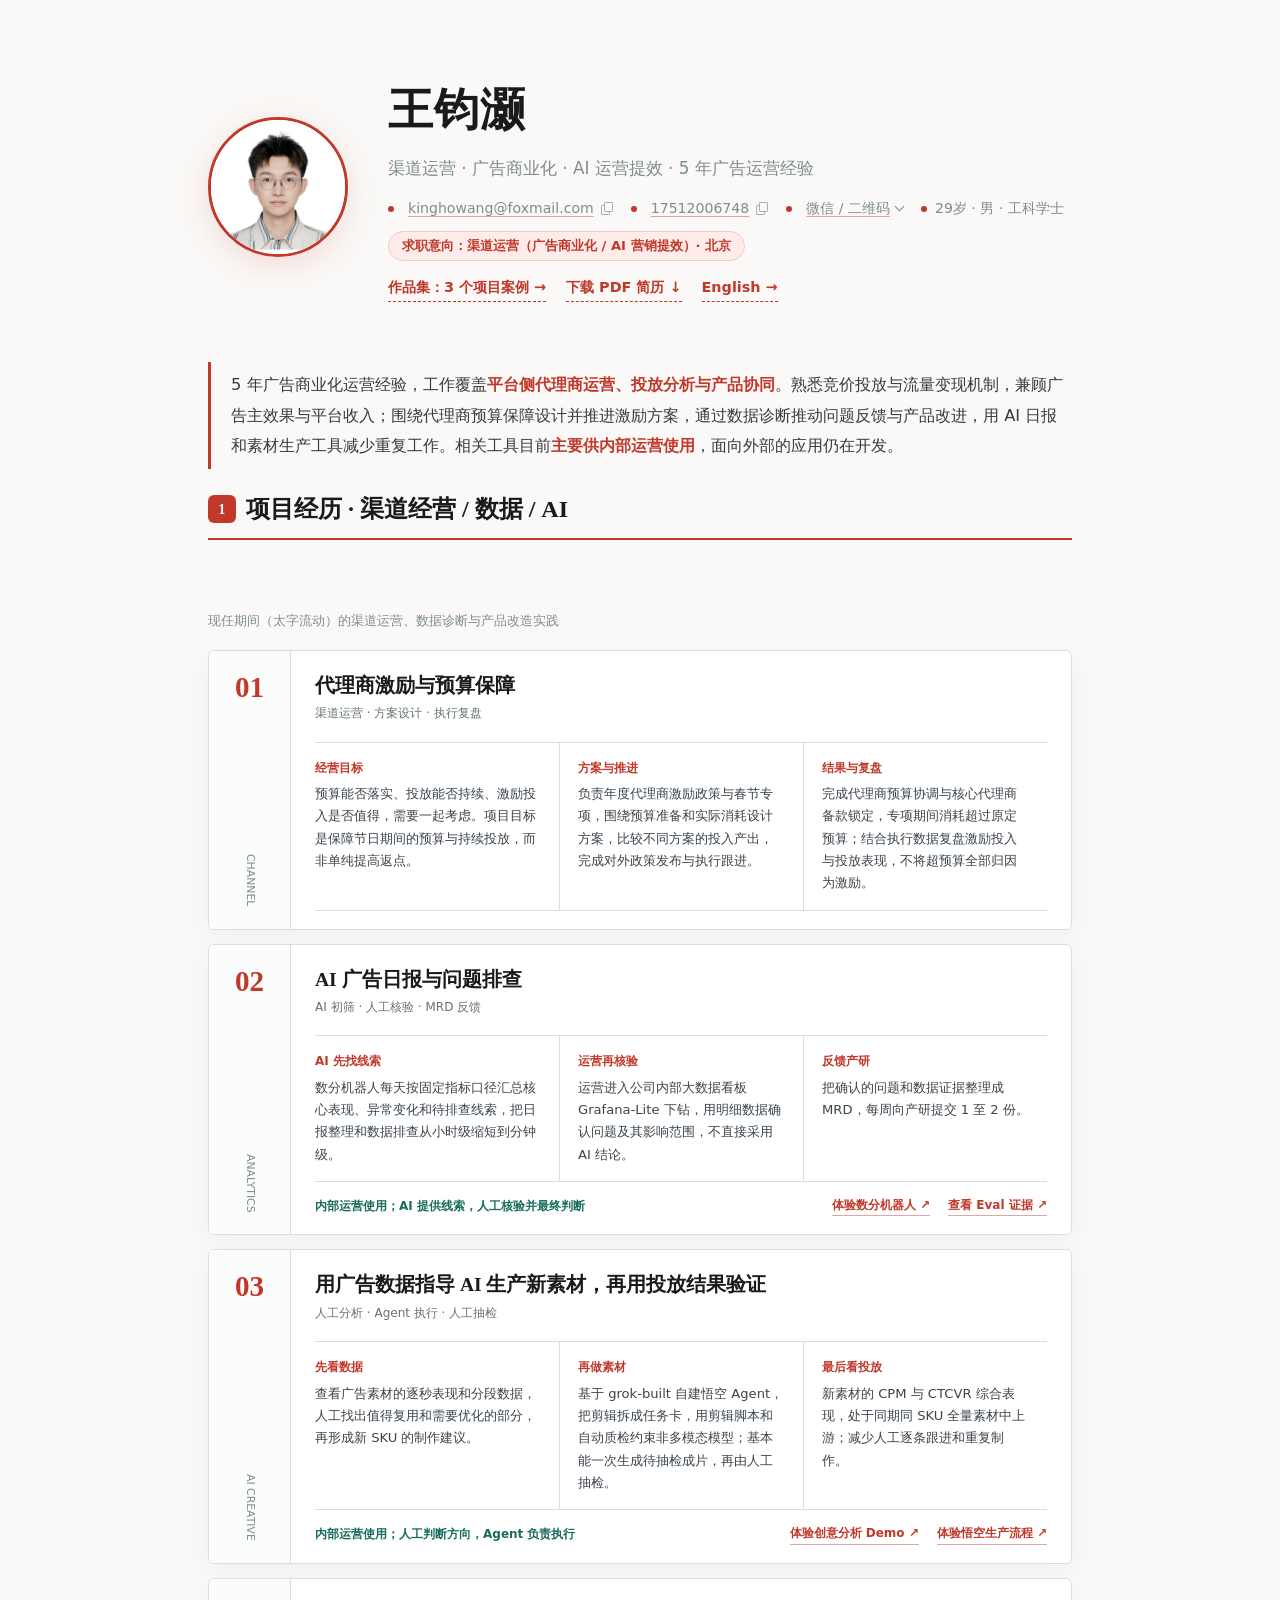
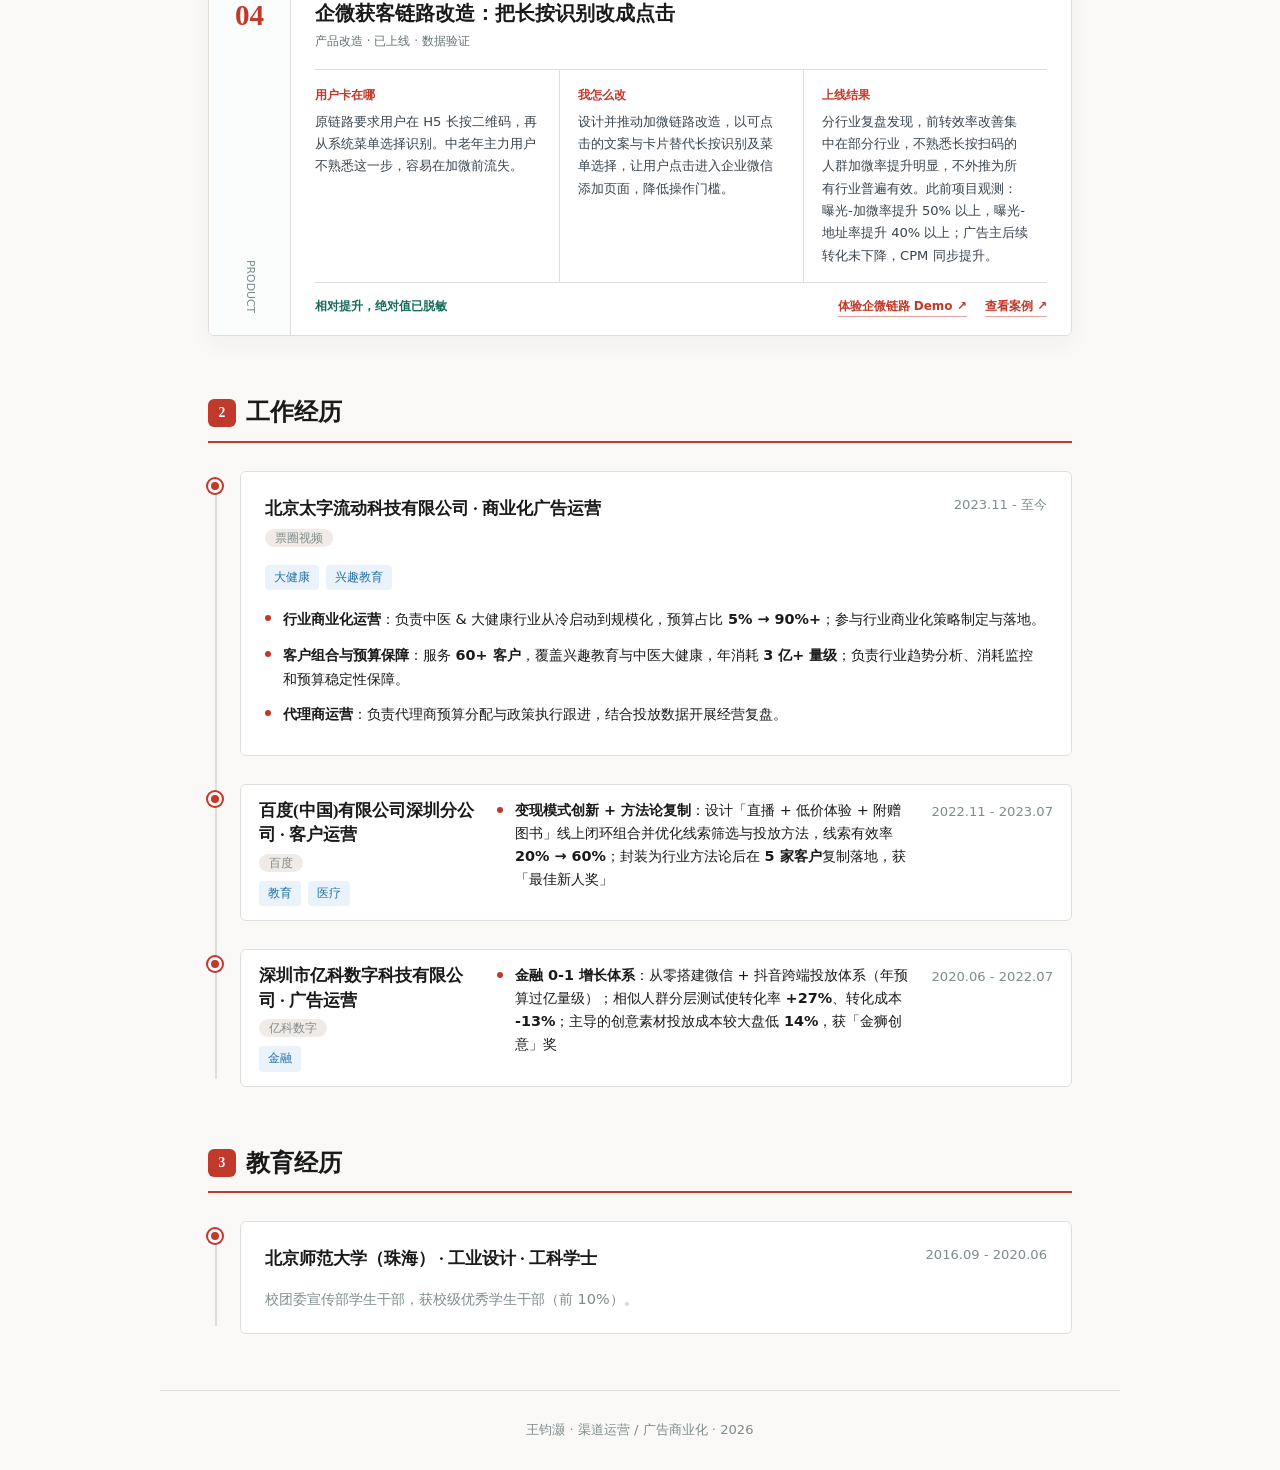
<file: index.html>
<!DOCTYPE html>
<html lang="zh-CN">
<head>
  <meta charset="UTF-8">
  <meta name="viewport" content="width=device-width,initial-scale=1.0">
  <title>王钧灏 - 渠道运营 / 广告商业化</title>
  <meta name="description" content="王钧灏 · 渠道运营 / 广告商业化。5 年广告运营经验，涵盖代理商激励与预算保障、AI 广告日报与问题排查、AI 素材生产及企微获客链路改造。AI 工具主要供内部运营使用，外部应用仍在开发。">
  <link rel="icon" href="favicon.svg" type="image/svg+xml">
  <link rel="icon" href="favicon.png" type="image/png" sizes="256x256">
  <meta property="og:type" content="website">
  <meta property="og:title" content="王钧灏 · 渠道运营 / 广告商业化">
  <meta property="og:description" content="5 年广告运营经验：代理商激励与预算保障、投放数据诊断、产品协同与 AI 运营提效。">
  <meta property="og:image" content="https://kinghowang.github.io/kingho-resume/og-image.png">
  <meta property="og:url" content="https://kinghowang.github.io/kingho-resume/">
  <meta name="twitter:card" content="summary_large_image">
  <link rel="stylesheet" href="style.css?v=20261104-contact-alignment">
  <script src="demo-nav.js" defer></script>
  <style>
    .hero-links{margin-top:14px;display:flex;flex-wrap:wrap;gap:20px}
    .hero-cta{font-size:.9rem;color:var(--accent);text-decoration:none;font-weight:600;border-bottom:1px dashed var(--accent);padding-bottom:2px}
    .hero-cta:hover{opacity:.72}
    .intent{display:inline-block;margin-top:10px;font-size:.82rem;background:#fdecea;color:var(--accent);border:1px solid #f3c9c3;border-radius:20px;padding:3px 13px;font-weight:600}
    .lead{max-width:960px;margin:0 auto;padding:4px 48px 20px}
    .lead p{font-size:1.02rem;line-height:1.85;color:#3a3a3a;border-left:3px solid var(--accent);padding:8px 0 8px 20px}
    .lead strong{color:var(--accent);font-weight:600}
    @media(max-width:640px){.lead{padding:4px 20px 20px}}
  </style>
</head>
<body>

<header class="hero">
  <div class="avatar-wrap"><img src="photo.jpg" alt="王钧灏"></div>
  <div class="hero-text">
    <h1>王钧灏</h1>
    <p class="tagline">渠道运营 · 广告商业化 · AI 运营提效 · 5 年广告运营经验</p>
    <div class="contact-row">
      <button type="button" class="contact-copy" data-testid="contact-email" data-copy-value="kinghowang@foxmail.com" data-copy-done="邮箱已复制" data-copy-fail="复制失败，请手动复制" aria-label="复制邮箱 kinghowang@foxmail.com"><span>kinghowang@foxmail.com</span><span class="copy-icon" aria-hidden="true"></span></button>
      <button type="button" class="contact-copy" data-testid="contact-phone" data-copy-value="17512006748" data-copy-done="电话已复制" data-copy-fail="复制失败，请手动复制" aria-label="复制电话 17512006748"><span>17512006748</span><span class="copy-icon" aria-hidden="true"></span></button>
      <button type="button" class="wechat-trigger" data-testid="wechat-trigger" aria-haspopup="dialog" aria-controls="wechatDialog"><span>微信 / 二维码</span><span class="wechat-chevron" aria-hidden="true"></span></button>
      <span>29岁 · 男 · 工科学士</span>
    </div>
    <div class="contact-copy-status" data-testid="contact-copy-status" role="status" aria-live="polite" aria-atomic="true" hidden></div>
    <span class="intent">求职意向：渠道运营（广告商业化 / AI 营销提效）· 北京</span>
    <div class="hero-links">
      <a class="hero-cta" href="cases.html">作品集：3 个项目案例 →</a>
      <a class="hero-cta" href="kingho-resume-ai-pm.pdf" download="王钧灏-渠道运营-简历.pdf">下载 PDF 简历 ↓</a>
      <a class="hero-cta" href="en.html">English →</a>
    </div>
  </div>
</header>

<dialog class="wechat-dialog" id="wechatDialog" data-testid="wechat-dialog" aria-label="微信联系方式" aria-describedby="wechatHint">
  <div class="wechat-card">
    <img src="wechat-qr.png" alt="王钧灏的个人微信二维码" width="720" height="720" decoding="async">
    <p class="wc-cap" id="wechatHint">微信扫码添加，或复制微信号搜索</p>
    <strong class="wechat-id" id="wechatId">WJH748247724</strong>
    <div class="wc-actions">
      <button type="button" class="primary" id="wechatCopy" data-done="已复制" data-fail="请手动复制" aria-live="polite">复制微信号</button>
      <button type="button" id="wechatClose">关闭</button>
    </div>
  </div>
</dialog>


<div class="lead">
  <p>5 年广告商业化运营经验，工作覆盖<strong>平台侧代理商运营、投放分析与产品协同</strong>。熟悉竞价投放与流量变现机制，兼顾广告主效果与平台收入；围绕代理商预算保障设计并推进激励方案，通过数据诊断推动问题反馈与产品改进，用 AI 日报和素材生产工具减少重复工作。相关工具目前<strong>主要供内部运营使用</strong>，面向外部的应用仍在开发。</p>
</div>

<!-- 1. 渠道运营、数据诊断与 AI 实践 -->
<section class="section" data-reveal>
  <h2 class="section-title"><span class="icon">1</span>项目经历 · 渠道经营 / 数据 / AI</h2>
</section>
<div class="sec-note">现任期间（太字流动）的渠道运营、数据诊断与产品改造实践</div>
<section class="section" data-reveal style="padding-top:0">
  <div class="resume-project-list">
    <article class="resume-project">
      <div class="resume-project__rail" aria-hidden="true"><strong>01</strong><span>CHANNEL</span></div>
      <div class="resume-project__main">
        <header class="resume-project__header"><h3>代理商激励与预算保障</h3><p class="resume-project__meta">渠道运营 · 方案设计 · 执行复盘</p></header>
        <div class="resume-project__steps">
          <section class="resume-project__step"><h4>经营目标</h4><p>预算能否落实、投放能否持续、激励投入是否值得，需要一起考虑。项目目标是保障节日期间的预算与持续投放，而非单纯提高返点。</p></section>
          <section class="resume-project__step"><h4>方案与推进</h4><p>负责年度代理商激励政策与春节专项，围绕预算准备和实际消耗设计方案，比较不同方案的投入产出，完成对外政策发布与执行跟进。</p></section>
          <section class="resume-project__step"><h4>结果与复盘</h4><p>完成代理商预算协调与核心代理商备款锁定，专项期间消耗超过原定预算；结合执行数据复盘激励投入与投放表现，不将超预算全部归因为激励。</p></section>
        </div>
      </div>
    </article>
    <article class="resume-project" id="project-analytics">
      <div class="resume-project__rail" aria-hidden="true"><strong>02</strong><span>ANALYTICS</span></div>
      <div class="resume-project__main">
        <header class="resume-project__header"><h3>AI 广告日报与问题排查</h3><p class="resume-project__meta">AI 初筛 · 人工核验 · MRD 反馈</p></header>
        <div class="resume-project__steps">
          <section class="resume-project__step"><h4>AI 先找线索</h4><p>数分机器人每天按固定指标口径汇总核心表现、异常变化和待排查线索，把日报整理和数据排查从小时级缩短到分钟级。</p></section>
          <section class="resume-project__step"><h4>运营再核验</h4><p>运营进入公司内部大数据看板 Grafana-Lite 下钻，用明细数据确认问题及其影响范围，不直接采用 AI 结论。</p></section>
          <section class="resume-project__step"><h4>反馈产研</h4><p>把确认的问题和数据证据整理成 MRD，每周向产研提交 1 至 2 份。</p></section>
        </div>
        <footer class="resume-project__footer"><p class="resume-project__boundary">内部运营使用；AI 提供线索，人工核验并最终判断</p><div class="project-links"><a class="project-link" href="demo-shufen.html?from=resume">体验数分机器人</a><a class="project-link" href="demo-eval.html?from=resume">查看 Eval 证据</a></div></footer>
      </div>
    </article>
    <article class="resume-project" id="project-creative">
      <div class="resume-project__rail" aria-hidden="true"><strong>03</strong><span>AI CREATIVE</span></div>
      <div class="resume-project__main">
        <header class="resume-project__header"><h3>用广告数据指导 AI 生产新素材，再用投放结果验证</h3><p class="resume-project__meta">人工分析 · Agent 执行 · 人工抽检</p></header>
        <div class="resume-project__steps">
          <section class="resume-project__step"><h4>先看数据</h4><p>查看广告素材的逐秒表现和分段数据，人工找出值得复用和需要优化的部分，再形成新 SKU 的制作建议。</p></section>
          <section class="resume-project__step"><h4>再做素材</h4><p>基于 grok-built 自建悟空 Agent，把剪辑拆成任务卡，用剪辑脚本和自动质检约束非多模态模型；基本能一次生成待抽检成片，再由人工抽检。</p></section>
          <section class="resume-project__step"><h4>最后看投放</h4><p>新素材的 CPM 与 CTCVR 综合表现，处于同期同 SKU 全量素材中上游；减少人工逐条跟进和重复制作。</p></section>
        </div>
        <footer class="resume-project__footer"><p class="resume-project__boundary">内部运营使用；人工判断方向，Agent 负责执行</p><div class="project-links"><a class="project-link" href="demo-creative.html?from=resume">体验创意分析 Demo</a><a class="project-link" href="demo-wukong.html?from=resume">体验悟空生产流程</a></div></footer>
      </div>
    </article>
    <article class="resume-project" id="project-wecom">
      <div class="resume-project__rail" aria-hidden="true"><strong>04</strong><span>PRODUCT</span></div>
      <div class="resume-project__main">
        <header class="resume-project__header"><h3>企微获客链路改造：把长按识别改成点击</h3><p class="resume-project__meta">产品改造 · 已上线 · 数据验证</p></header>
        <div class="resume-project__steps">
          <section class="resume-project__step"><h4>用户卡在哪</h4><p>原链路要求用户在 H5 长按二维码，再从系统菜单选择识别。中老年主力用户不熟悉这一步，容易在加微前流失。</p></section>
          <section class="resume-project__step"><h4>我怎么改</h4><p>设计并推动加微链路改造，以可点击的文案与卡片替代长按识别及菜单选择，让用户点击进入企业微信添加页面，降低操作门槛。</p></section>
          <section class="resume-project__step"><h4>上线结果</h4><p>分行业复盘发现，前转效率改善集中在部分行业，不熟悉长按扫码的人群加微率提升明显，不外推为所有行业普遍有效。此前项目观测：曝光-加微率提升 50% 以上，曝光-地址率提升 40% 以上；广告主后续转化未下降，CPM 同步提升。</p></section>
        </div>
        <footer class="resume-project__footer"><p class="resume-project__boundary">相对提升，绝对值已脱敏</p><div class="project-links"><a class="project-link" href="demo-wecom-flow.html?from=resume">体验企微链路 Demo</a><a class="project-link" href="cases.html#case-lianlu">查看案例</a></div></footer>
      </div>
    </article>
  </div>
</section>

<!-- 2. 工作经历（只讲商业化/增长战绩，不重复工具） -->
<section class="section" data-reveal>
  <h2 class="section-title"><span class="icon">2</span>工作经历</h2>
  <div class="timeline">
    <div class="tl-item"><div class="tl-dot"></div>
      <div class="tl-card">
        <div class="tl-header"><div><h3>北京太字流动科技有限公司 · 商业化广告运营</h3><span class="company-tag">票圈视频</span></div><span class="date-tag">2023.11 - 至今</span></div>
        <div class="tags"><span class="tag tag-ind">大健康</span><span class="tag tag-ind">兴趣教育</span></div>
        <ul class="tl-list">
          <li><strong>行业商业化运营</strong>：负责中医 &amp; 大健康行业从冷启动到规模化，预算占比 <strong>5% → 90%+</strong>；参与行业商业化策略制定与落地。</li>
          <li><strong>客户组合与预算保障</strong>：服务 <strong>60+ 客户</strong>，覆盖兴趣教育与中医大健康，年消耗 <strong>3 亿+ 量级</strong>；负责行业趋势分析、消耗监控和预算稳定性保障。</li>
          <li><strong>代理商运营</strong>：负责代理商预算分配与政策执行跟进，结合投放数据开展经营复盘。</li>
        </ul>
      </div>
    </div>
    <div class="tl-item"><div class="tl-dot"></div>
      <div class="tl-card tl-card--compact">
        <div class="tl-header"><div><h3>百度(中国)有限公司深圳分公司 · 客户运营</h3><span class="company-tag">百度</span></div><span class="date-tag">2022.11 - 2023.07</span></div>
        <div class="tags"><span class="tag tag-ind">教育</span><span class="tag tag-ind">医疗</span></div>
        <ul class="tl-list">
          <li><strong>变现模式创新 + 方法论复制</strong>：设计「直播 + 低价体验 + 附赠图书」线上闭环组合并优化线索筛选与投放方法，线索有效率 <strong>20% → 60%</strong>；封装为行业方法论后在 <strong>5 家客户</strong>复制落地，获「最佳新人奖」</li>
        </ul>
      </div>
    </div>
    <div class="tl-item"><div class="tl-dot"></div>
      <div class="tl-card tl-card--compact">
        <div class="tl-header"><div><h3>深圳市亿科数字科技有限公司 · 广告运营</h3><span class="company-tag">亿科数字</span></div><span class="date-tag">2020.06 - 2022.07</span></div>
        <div class="tags"><span class="tag tag-ind">金融</span></div>
        <ul class="tl-list">
          <li><strong>金融 0-1 增长体系</strong>：从零搭建微信 + 抖音跨端投放体系（年预算过亿量级）；相似人群分层测试使转化率 <strong>+27%</strong>、转化成本 <strong>-13%</strong>；主导的创意素材投放成本较大盘低 <strong>14%</strong>，获「金狮创意」奖</li>
        </ul>
      </div>
    </div>
  </div>
</section>

<!-- 3. 教育经历 -->
<section class="section" data-reveal>
  <h2 class="section-title"><span class="icon">3</span>教育经历</h2>
  <div class="timeline">
    <div class="tl-item"><div class="tl-dot"></div>
      <div class="tl-card">
        <div class="tl-header"><div><h3>北京师范大学（珠海） · 工业设计 · 工科学士</h3></div><span class="date-tag">2016.09 - 2020.06</span></div>
        <p class="education-note">校团委宣传部学生干部，获校级优秀学生干部（前 10%）。</p>
      </div>
    </div>
  </div>
</section>

<footer class="footer">王钧灏 · 渠道运营 / 广告商业化 · 2026</footer>

<script>
document.addEventListener('DOMContentLoaded',()=>{
  const els=document.querySelectorAll('[data-reveal]');
  const io=new IntersectionObserver((entries)=>{entries.forEach(e=>{if(e.isIntersecting){e.target.classList.add('visible');io.unobserve(e.target)}})},{threshold:.15});
  els.forEach(el=>io.observe(el));
});
</script>

<script>
(function(){
  var status=document.querySelector('[data-testid="contact-copy-status"]'),
      statusTimer,
      hideTimer;

  function showCopyStatus(message,isError){
    if(!status) return;
    clearTimeout(statusTimer); clearTimeout(hideTimer);
    status.textContent=message;
    status.classList.toggle('is-error',Boolean(isError));
    status.hidden=false;
    requestAnimationFrame(function(){ status.classList.add('is-visible'); });
    statusTimer=setTimeout(function(){
      status.classList.remove('is-visible');
      hideTimer=setTimeout(function(){ status.hidden=true; },170);
    },1800);
  }

  function copyFallback(text,focusTarget,done){
    var ta=document.createElement('textarea'), success=false;
    ta.value=text; ta.setAttribute('readonly','');
    ta.style.position='fixed'; ta.style.opacity='0';
    document.body.appendChild(ta); ta.focus(); ta.select(); ta.setSelectionRange(0,ta.value.length);
    try{ success=document.execCommand('copy'); }catch(e){}
    document.body.removeChild(ta);
    if(focusTarget) focusTarget.focus();
    done(success);
  }

  function copyText(text,focusTarget,done){
    if(navigator.clipboard&&navigator.clipboard.writeText){
      navigator.clipboard.writeText(text).then(function(){ done(true); },function(){ copyFallback(text,focusTarget,done); });
    }else{ copyFallback(text,focusTarget,done); }
  }

  document.querySelectorAll('[data-copy-value]').forEach(function(button){
    button.addEventListener('click',function(){
      copyText(button.dataset.copyValue,button,function(success){
        showCopyStatus(success ? button.dataset.copyDone : button.dataset.copyFail,!success);
      });
    });
  });

  var dlg=document.getElementById('wechatDialog'); if(!dlg) return;
  var open=document.querySelector('.wechat-trigger'),
      close=document.getElementById('wechatClose'),
      copy=document.getElementById('wechatCopy'),
      id=document.getElementById('wechatId'),
      copyLabel=copy&&copy.textContent,
      resetTimer;
  if(!open||!close||!copy||!id) return;
  function show(){ if(!dlg.open){ dlg.showModal ? dlg.showModal() : dlg.setAttribute('open',''); } }
  function hide(){ if(dlg.open){ dlg.close ? dlg.close() : dlg.removeAttribute('open'); } }
  function setWechatStatus(message){
    clearTimeout(resetTimer); copy.textContent=message;
    resetTimer=setTimeout(function(){ copy.textContent=copyLabel; },1600);
  }
  open.addEventListener('click',show);
  close.addEventListener('click',hide);
  dlg.addEventListener('click',function(event){ if(event.target===dlg) hide(); });
  copy.addEventListener('click',function(){
    copyText(id.textContent.trim(),copy,function(success){
      setWechatStatus(success ? copy.dataset.done : copy.dataset.fail);
    });
  });
})();
</script>
</body>
</html>
</file>
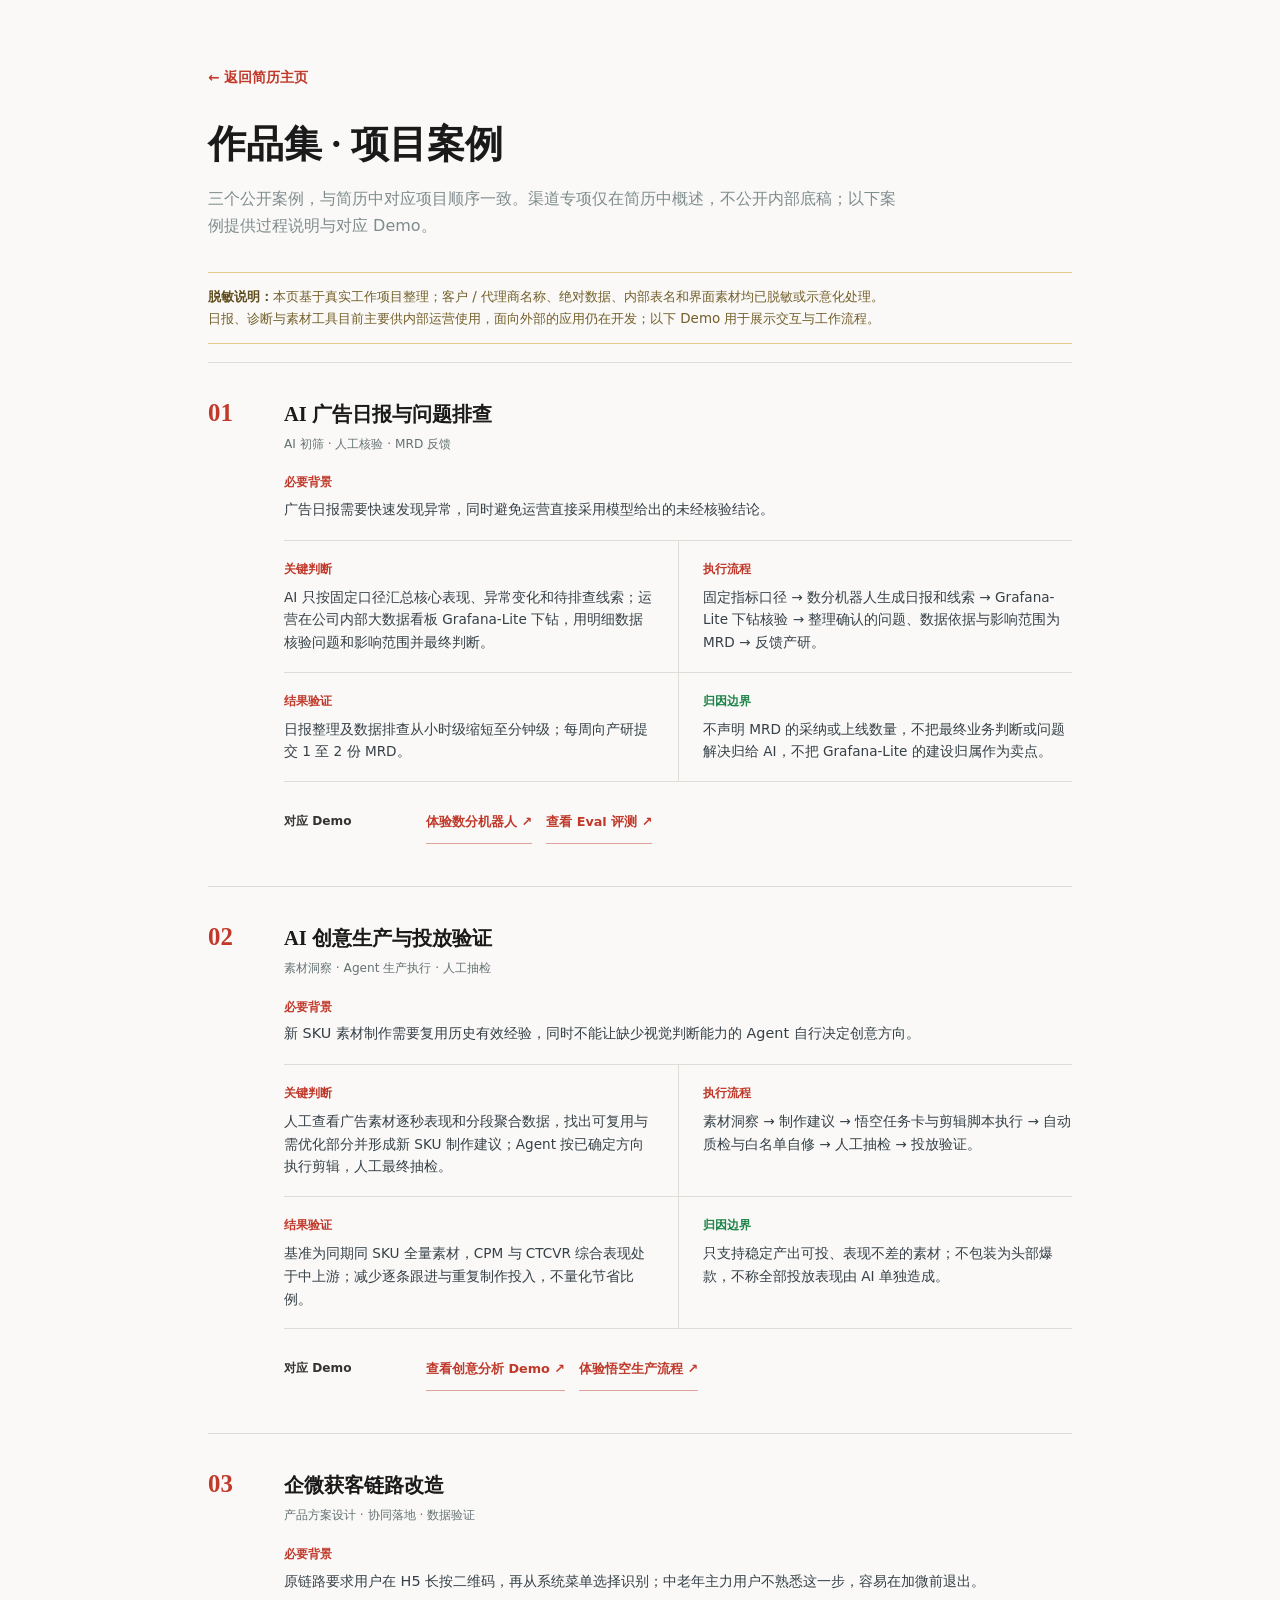
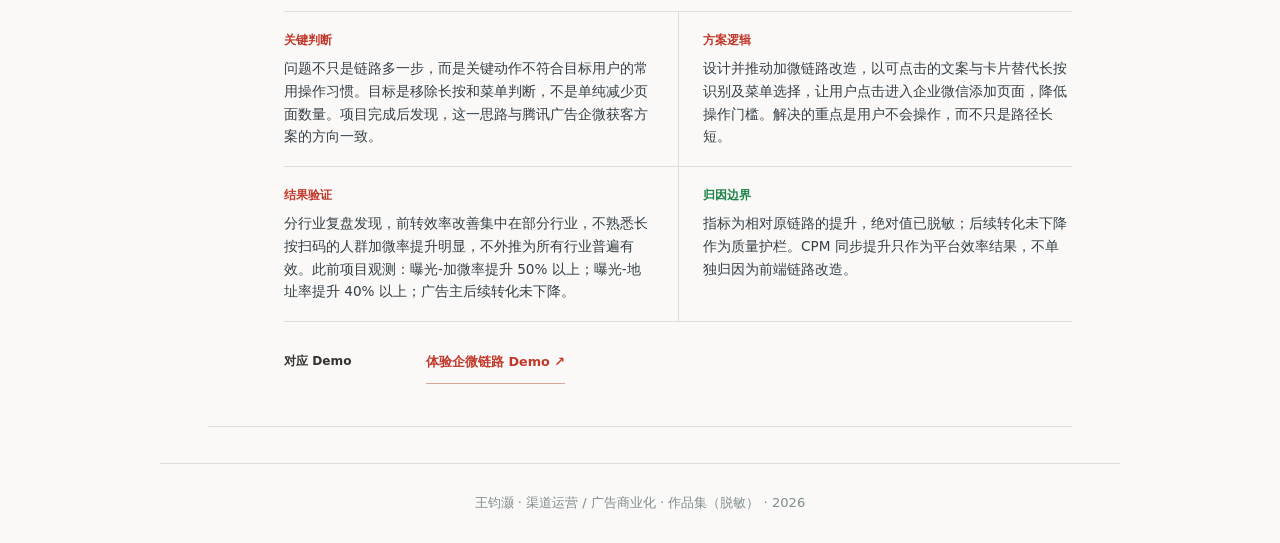
<file: cases.html>
<!DOCTYPE html>
<html lang="zh-CN">
<head>
  <meta charset="UTF-8">
  <meta name="viewport" content="width=device-width,initial-scale=1.0">
  <title>王钧灏 - 作品集：三个项目案例</title>
  <meta name="description" content="王钧灏作品集：AI 广告日报与问题排查、AI 创意生产与投放验证、企微获客链路改造。AI 工具主要供内部运营使用，外部应用仍在开发。">
  <link rel="icon" href="favicon.svg" type="image/svg+xml">
  <link rel="icon" href="favicon.png" type="image/png" sizes="256x256">
  <meta property="og:type" content="website">
  <meta property="og:title" content="王钧灏 · 作品集：三个项目案例">
  <meta property="og:description" content="三个公开项目案例，与简历中对应项目顺序一致；对应 Demo 就近放在案例末尾。">
  <meta property="og:image" content="https://kinghowang.github.io/kingho-resume/og-image.png">
  <meta property="og:url" content="https://kinghowang.github.io/kingho-resume/cases.html">
  <meta name="twitter:card" content="summary_large_image">
  <link rel="stylesheet" href="style.css">
  <script src="demo-nav.js" defer></script>
  <style>
    :root{--c-green:#1e8449;--c-amber:#b9770e}
    .page-head{max-width:960px;margin:0 auto;padding:56px 48px 8px}
    .back-link{display:inline-flex;align-items:center;min-height:44px;font-size:.85rem;color:var(--accent);text-decoration:none;font-weight:600}
    .back-link:hover{text-decoration:underline}
    .page-head h1{font-family:var(--font-display);font-size:2.4rem;font-weight:700;margin:12px 0 8px}
    .page-head .sub{color:var(--muted);font-size:1rem;max-width:700px}
    .disclaimer{max-width:864px;margin:24px auto 10px;padding:13px 0;border-top:1px solid #e6c986;border-bottom:1px solid #e6c986;font-size:.84rem;color:#735f2a;line-height:1.65}
    .disclaimer strong{color:#5f4c1d}
    .project-list{max-width:864px;margin:18px auto 0;padding:0 0 36px}
    .project-case{padding:38px 0 42px;border-top:1px solid var(--border);opacity:1;transform:none;scroll-margin-top:20px}
    .project-case.reveal-pending{opacity:0;transform:translateY(24px)}
    .project-case.reveal-pending.visible{animation:fadeUp .55s ease forwards}
    .project-case:last-child{border-bottom:1px solid var(--border)}
    .project-case-head{display:grid;grid-template-columns:58px minmax(0,1fr);gap:18px;align-items:start}
    .project-case-no{font-family:var(--font-display);font-size:1.55rem;line-height:1;color:var(--accent);font-weight:700}
    .project-case-title h2{font-family:var(--font-display);font-size:1.28rem;line-height:1.35;font-weight:700}
    .project-case-role{margin-top:5px;color:#657274;font-size:.76rem}
    .project-context{max-width:760px;margin:19px 0 18px 76px;color:#354047;font-size:.9rem;line-height:1.72}
    .project-label{display:block;margin-bottom:4px;color:var(--accent);font-size:.72rem;font-weight:700}
    .project-detail-grid{display:grid;grid-template-columns:repeat(2,minmax(0,1fr));margin-left:76px;border-top:1px solid var(--border);border-bottom:1px solid var(--border)}
    .project-detail{min-width:0;padding:18px 24px 18px 0}
    .project-detail:nth-child(even){border-left:1px solid var(--border);padding-left:24px;padding-right:0}
    .project-detail:nth-child(n+3){border-top:1px solid var(--border)}
    .project-detail h3{margin-bottom:6px;color:var(--accent);font-size:.76rem;font-weight:700}
    .project-detail p{color:#354047;font-size:.85rem;line-height:1.68}
    .project-detail.attribution h3{color:var(--c-green)}
    .project-demos{display:grid;grid-template-columns:128px minmax(0,1fr);gap:14px;margin:18px 0 0 76px;align-items:start}
    .project-demos-title{padding-top:11px;color:#333;font-size:.76rem;font-weight:700}
    .project-demo-links{display:flex;flex-wrap:wrap;gap:8px 14px}
    .project-demo-link{display:inline-flex;align-items:center;min-height:44px;color:var(--accent);font-size:.8rem;font-weight:700;text-decoration:none;border-bottom:1px solid #dfa39b}
    .project-demo-link:hover{text-decoration:underline}
    .footer{margin-top:0}
    @media(max-width:960px){
      .disclaimer,.project-list{margin-left:48px;margin-right:48px}
    }
    @media(max-width:640px){
      .page-head{padding:36px 20px 4px}
      .page-head h1{font-size:1.7rem}
      .disclaimer,.project-list{margin-left:20px;margin-right:20px}
      .project-case{padding:30px 0 34px}
      .project-case-head{grid-template-columns:42px minmax(0,1fr);gap:10px}
      .project-case-no{font-size:1.25rem}
      .project-context,.project-detail-grid,.project-demos{margin-left:52px}
      .project-detail-grid{grid-template-columns:1fr}
      .project-detail{padding:15px 0}
      .project-detail:nth-child(even){border-left:0;border-top:1px solid var(--border);padding-left:0}
      .project-detail:nth-child(n+3){border-top:1px solid var(--border)}
      .project-demos{grid-template-columns:1fr;gap:2px}
      .project-demos-title{padding-top:0}
      .project-demo-links{display:grid;grid-template-columns:1fr}
      .project-demo-link{width:100%}
    }
  </style>
</head>
<body>

<header class="page-head" data-reveal>
  <a class="back-link" href="index.html" data-page-back>← 返回简历主页</a>
  <h1>作品集 · 项目案例</h1>
  <p class="sub">三个公开案例，与简历中对应项目顺序一致。渠道专项仅在简历中概述，不公开内部底稿；以下案例提供过程说明与对应 Demo。</p>
</header>

<div class="disclaimer" data-reveal>
  <strong>脱敏说明：</strong>本页基于真实工作项目整理；客户 / 代理商名称、绝对数据、内部表名和界面素材均已脱敏或示意化处理。
  <p>日报、诊断与素材工具目前主要供内部运营使用，面向外部的应用仍在开发；以下 Demo 用于展示交互与工作流程。</p>
</div>

<main class="project-list" aria-label="项目案例">
  <article class="project-case" id="case-analytics" data-testid="project-case" data-reveal>
    <header class="project-case-head">
      <div class="project-case-no" aria-hidden="true">01</div>
      <div class="project-case-title">
        <h2>AI 广告日报与问题排查</h2>
        <p class="project-case-role">AI 初筛 · 人工核验 · MRD 反馈</p>
      </div>
    </header>
    <p class="project-context"><span class="project-label">必要背景</span>广告日报需要快速发现异常，同时避免运营直接采用模型给出的未经核验结论。</p>
    <div class="project-detail-grid">
      <section class="project-detail"><h3>关键判断</h3><p>AI 只按固定口径汇总核心表现、异常变化和待排查线索；运营在公司内部大数据看板 Grafana-Lite 下钻，用明细数据核验问题和影响范围并最终判断。</p></section>
      <section class="project-detail"><h3>执行流程</h3><p>固定指标口径 → 数分机器人生成日报和线索 → Grafana-Lite 下钻核验 → 整理确认的问题、数据依据与影响范围为 MRD → 反馈产研。</p></section>
      <section class="project-detail"><h3>结果验证</h3><p>日报整理及数据排查从小时级缩短至分钟级；每周向产研提交 1 至 2 份 MRD。</p></section>
      <section class="project-detail attribution"><h3>归因边界</h3><p>不声明 MRD 的采纳或上线数量，不把最终业务判断或问题解决归给 AI，不把 Grafana-Lite 的建设归属作为卖点。</p></section>
    </div>
    <nav class="project-demos" aria-label="AI 广告日报与问题排查对应 Demo">
      <p class="project-demos-title">对应 Demo</p>
      <div class="project-demo-links">
        <a class="project-demo-link" href="demo-shufen.html?from=cases">体验数分机器人 ↗</a>
        <a class="project-demo-link" href="demo-eval.html?from=cases">查看 Eval 评测 ↗</a>
      </div>
    </nav>
  </article>

  <article class="project-case" id="case-creative" data-testid="project-case" data-reveal>
    <header class="project-case-head">
      <div class="project-case-no" aria-hidden="true">02</div>
      <div class="project-case-title">
        <h2>AI 创意生产与投放验证</h2>
        <p class="project-case-role">素材洞察 · Agent 生产执行 · 人工抽检</p>
      </div>
    </header>
    <p class="project-context"><span class="project-label">必要背景</span>新 SKU 素材制作需要复用历史有效经验，同时不能让缺少视觉判断能力的 Agent 自行决定创意方向。</p>
    <div class="project-detail-grid">
      <section class="project-detail"><h3>关键判断</h3><p>人工查看广告素材逐秒表现和分段聚合数据，找出可复用与需优化部分并形成新 SKU 制作建议；Agent 按已确定方向执行剪辑，人工最终抽检。</p></section>
      <section class="project-detail"><h3>执行流程</h3><p>素材洞察 → 制作建议 → 悟空任务卡与剪辑脚本执行 → 自动质检与白名单自修 → 人工抽检 → 投放验证。</p></section>
      <section class="project-detail"><h3>结果验证</h3><p>基准为同期同 SKU 全量素材，CPM 与 CTCVR 综合表现处于中上游；减少逐条跟进与重复制作投入，不量化节省比例。</p></section>
      <section class="project-detail attribution"><h3>归因边界</h3><p>只支持稳定产出可投、表现不差的素材；不包装为头部爆款，不称全部投放表现由 AI 单独造成。</p></section>
    </div>
    <nav class="project-demos" aria-label="AI 创意生产与投放验证对应 Demo">
      <p class="project-demos-title">对应 Demo</p>
      <div class="project-demo-links">
        <a class="project-demo-link" href="demo-creative.html?from=cases">查看创意分析 Demo ↗</a>
        <a class="project-demo-link" href="demo-wukong.html?from=cases">体验悟空生产流程 ↗</a>
      </div>
    </nav>
  </article>

  <article class="project-case" id="case-lianlu" data-testid="project-case" data-reveal>
    <header class="project-case-head">
      <div class="project-case-no" aria-hidden="true">03</div>
      <div class="project-case-title">
        <h2>企微获客链路改造</h2>
        <p class="project-case-role">产品方案设计 · 协同落地 · 数据验证</p>
      </div>
    </header>
    <p class="project-context"><span class="project-label">必要背景</span>原链路要求用户在 H5 长按二维码，再从系统菜单选择识别；中老年主力用户不熟悉这一步，容易在加微前退出。</p>
    <div class="project-detail-grid">
      <section class="project-detail"><h3>关键判断</h3><p>问题不只是链路多一步，而是关键动作不符合目标用户的常用操作习惯。目标是移除长按和菜单判断，不是单纯减少页面数量。项目完成后发现，这一思路与腾讯广告企微获客方案的方向一致。</p></section>
      <section class="project-detail"><h3>方案逻辑</h3><p>设计并推动加微链路改造，以可点击的文案与卡片替代长按识别及菜单选择，让用户点击进入企业微信添加页面，降低操作门槛。解决的重点是用户不会操作，而不只是路径长短。</p></section>
      <section class="project-detail"><h3>结果验证</h3><p>分行业复盘发现，前转效率改善集中在部分行业，不熟悉长按扫码的人群加微率提升明显，不外推为所有行业普遍有效。此前项目观测：曝光-加微率提升 50% 以上；曝光-地址率提升 40% 以上；广告主后续转化未下降。</p></section>
      <section class="project-detail attribution"><h3>归因边界</h3><p>指标为相对原链路的提升，绝对值已脱敏；后续转化未下降作为质量护栏。CPM 同步提升只作为平台效率结果，不单独归因为前端链路改造。</p></section>
    </div>
    <nav class="project-demos" aria-label="企微获客链路改造对应 Demo">
      <p class="project-demos-title">对应 Demo</p>
      <div class="project-demo-links"><a class="project-demo-link" href="demo-wecom-flow.html?from=cases">体验企微链路 Demo ↗</a></div>
    </nav>
  </article>
</main>

<footer class="footer">王钧灏 · 渠道运营 / 广告商业化 · 作品集（脱敏） · 2026</footer>

<script>
document.addEventListener('DOMContentLoaded',()=>{
  const els=document.querySelectorAll('[data-reveal]');
  const projectCases=document.querySelectorAll('.project-case[data-reveal]');
  const showProjectCases=()=>projectCases.forEach(el=>{
    el.classList.remove('reveal-pending');
    el.classList.add('visible');
  });
  if(typeof IntersectionObserver!=='function'){
    showProjectCases();
    return;
  }
  let io;
  try{
    io=new IntersectionObserver((entries)=>{
      entries.forEach(e=>{if(e.isIntersecting){
        e.target.classList.add('visible');
        if(e.target.classList.contains('project-case')){
          const finishReveal=()=>e.target.classList.remove('reveal-pending');
          e.target.addEventListener('animationend',finishReveal,{once:true});
          setTimeout(finishReveal,650);
        }
        io.unobserve(e.target);
      }})
    },{threshold:.08});
    projectCases.forEach(el=>el.classList.add('reveal-pending'));
    els.forEach(el=>io.observe(el));
  }catch(error){
    if(io)io.disconnect();
    showProjectCases();
  }
});

</script>
</body>
</html>
</file>
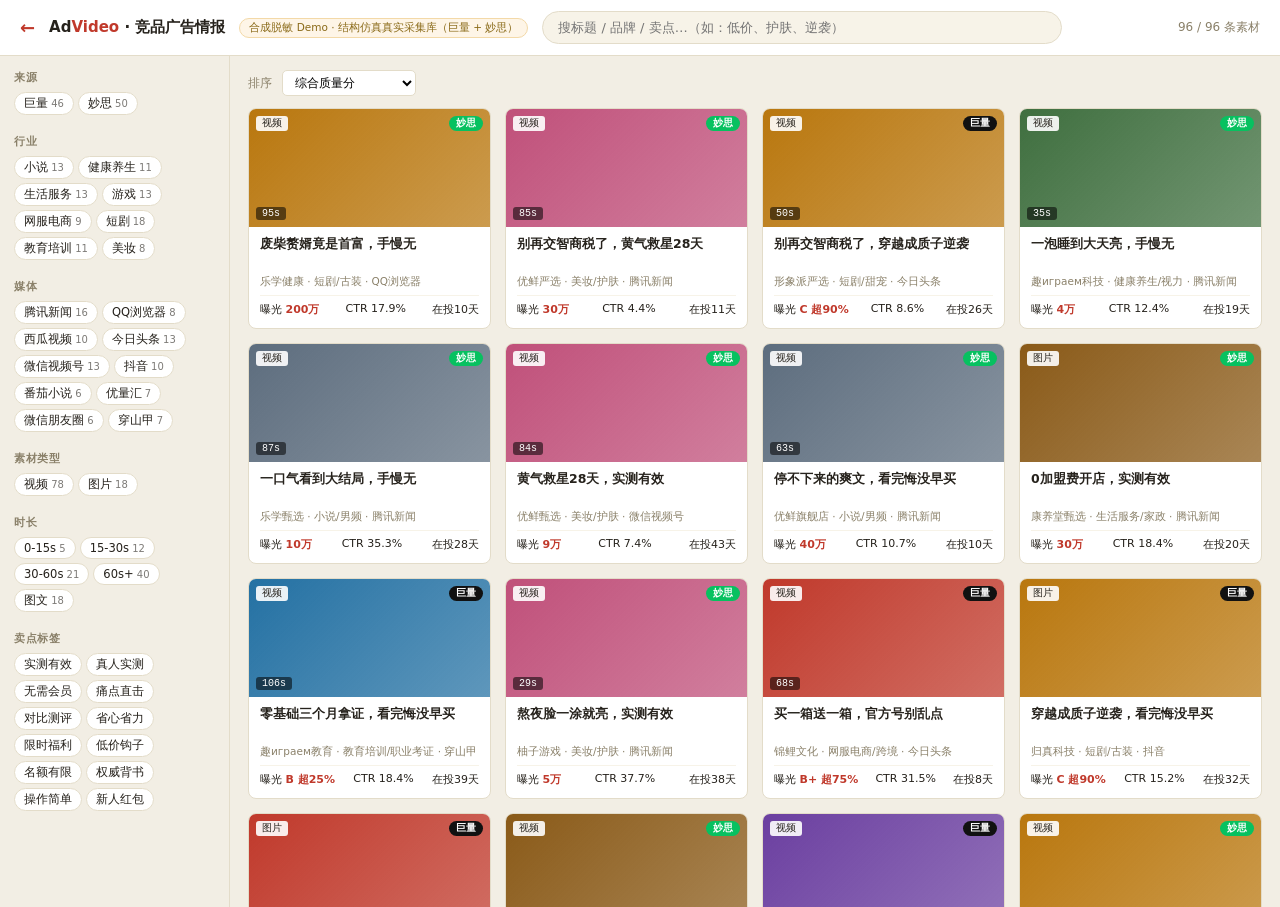
<file: demo-advideo.html>
<!DOCTYPE html><html lang="zh"><head><meta charset="UTF-8"><meta name="viewport" content="width=device-width,initial-scale=1.0">
<meta name="robots" content="noindex,nofollow">
<title>AdVideo · 竞品广告情报引擎（脱敏 Demo）</title>
<style>
:root{--bg:#f2eee4;--card:#fff;--ink:#26221c;--mut:#8a8069;--acc:#c0392b;--rule:#e3dcc9;--soft:#f7f3e8;--chip:#efe9da;--moss:#3f6f3f;--blue:#2471a3;
--sans:system-ui,-apple-system,'PingFang SC','Microsoft YaHei',sans-serif;--mono:'SFMono-Regular',Consolas,monospace;}
*{box-sizing:border-box;margin:0;padding:0}
body{font-family:var(--sans);background:var(--bg);color:var(--ink);font-size:13px}
.top{display:flex;align-items:center;gap:14px;padding:11px 20px;background:var(--card);border-bottom:1px solid var(--rule);position:sticky;top:0;z-index:5}
.top .back{color:var(--acc);font-size:18px;line-height:1;text-decoration:none;font-weight:800}
.top .b{font-weight:800;font-size:15px}.top .b span{color:var(--acc)}
.top .badge{font-size:10.5px;background:#fef5e7;color:#8a6a18;border:1px solid #f3d9a8;border-radius:12px;padding:2px 9px}
.search{flex:1;max-width:520px;display:flex}
.search input{flex:1;border:1px solid var(--rule);border-radius:20px;padding:8px 15px;font-size:13px;font-family:inherit;background:var(--soft)}
.search input:focus{outline:none;border-color:var(--acc)}
.cnt{margin-left:auto;color:var(--mut);font-size:12px}
.wrap{display:grid;grid-template-columns:230px 1fr;gap:0}
.side{border-right:1px solid var(--rule);padding:14px;height:calc(100vh - 49px);overflow:auto;position:sticky;top:49px}
.fg{margin-bottom:15px}.fg h4{font-size:11px;color:var(--mut);text-transform:uppercase;letter-spacing:.05em;margin-bottom:7px}
.chip{display:inline-block;font-size:11.5px;padding:3px 9px;margin:0 4px 4px 0;border:1px solid var(--rule);border-radius:13px;background:var(--card);cursor:pointer;white-space:nowrap}
.chip:hover{border-color:var(--acc)}.chip.on{background:var(--acc);color:#fff;border-color:var(--acc)}
.chip .n{opacity:.6;font-size:10px}
.main{padding:14px 18px;height:calc(100vh - 49px);overflow:auto}
.bar{display:flex;align-items:center;gap:10px;margin-bottom:12px;font-size:12px;color:var(--mut)}
.bar select{font-family:inherit;font-size:12px;padding:4px 8px;border:1px solid var(--rule);border-radius:5px;background:var(--card)}
.note{font-size:11px;color:var(--acc);background:#fdecea;border:1px solid #f3c9c3;border-radius:5px;padding:5px 10px;margin-left:auto}
.grid{display:grid;grid-template-columns:repeat(auto-fill,minmax(210px,1fr));gap:14px}
.cd{background:var(--card);border:1px solid var(--rule);border-radius:8px;overflow:hidden;cursor:pointer;transition:.18s}
.cd:hover{transform:translateY(-3px);box-shadow:0 6px 18px rgba(0,0,0,.08);border-color:var(--acc)}
.cov{height:118px;position:relative;display:flex;align-items:flex-end;padding:7px}
.cov .du{background:rgba(0,0,0,.55);color:#fff;font-size:10px;padding:1px 6px;border-radius:3px;font-family:var(--mono)}
.cov .src{position:absolute;top:7px;right:7px;font-size:9.5px;padding:1px 7px;border-radius:10px;font-weight:700;color:#fff}
.cov .mt{position:absolute;top:7px;left:7px;font-size:9.5px;background:rgba(255,255,255,.9);padding:1px 6px;border-radius:3px}
.cb{padding:9px 11px 11px}
.cb .t{font-size:12.5px;font-weight:600;line-height:1.35;height:34px;overflow:hidden;display:-webkit-box;-webkit-line-clamp:2;-webkit-box-orient:vertical}
.cb .m{font-size:10.5px;color:var(--mut);margin:5px 0 6px}
.cb .row{display:flex;justify-content:space-between;font-size:11px;border-top:1px solid var(--soft);padding-top:6px}
.cb .row b{color:var(--acc)} .grade{font-weight:800;color:var(--acc)}
/* modal */
.mask{position:fixed;inset:0;background:rgba(30,25,18,.5);display:none;align-items:flex-start;justify-content:center;z-index:20;overflow:auto;padding:30px 16px}
.mask.on{display:flex}
.modal{background:var(--bg);width:760px;max-width:96vw;border-radius:10px;overflow:hidden}
.mh{display:flex;gap:14px;padding:16px 20px;background:var(--card);border-bottom:1px solid var(--rule)}
.mh .cov2{width:120px;height:150px;border-radius:6px;flex-shrink:0;display:flex;align-items:flex-end;padding:6px}
.mh h3{font-size:15px;line-height:1.35}.mh .sub{font-size:11.5px;color:var(--mut);margin:6px 0}
.mh .alt{font-size:11px;color:var(--mut)}.mh .x{margin-left:auto;cursor:pointer;color:var(--mut);font-size:20px}
.mb{padding:16px 20px}
.kpi{display:grid;grid-template-columns:repeat(4,1fr);gap:10px;margin-bottom:14px}
.kpi div{background:var(--card);border:1px solid var(--rule);border-radius:6px;padding:9px 11px}
.kpi .v{font-size:16px;font-weight:800;color:var(--acc)}.kpi .l{font-size:10px;color:var(--mut);margin-top:2px}
.sec{font-size:12px;font-weight:700;margin:14px 0 7px;color:var(--ink)}
.q5 .qr{display:flex;align-items:center;gap:8px;font-size:11px;margin:3px 0}
.q5 .qr .lab{width:56px;color:var(--mut)}.q5 .bar{flex:1;height:7px;background:var(--chip);border-radius:4px;overflow:hidden}
.q5 .bar i{display:block;height:100%;background:var(--acc)}
.pill{display:inline-block;font-size:11px;padding:3px 9px;margin:0 5px 5px 0;border-radius:5px;background:var(--chip)}
.flow{display:flex;align-items:center;gap:6px;flex-wrap:wrap;margin-bottom:6px}
.flow .a{color:var(--acc);font-weight:700}
.audrow{display:flex;align-items:center;gap:8px;font-size:11px;margin:3px 0}.audrow .lab{width:66px;color:var(--mut)}
.audrow .bar{flex:1;height:8px;background:var(--chip);border-radius:4px;overflow:hidden}.audrow .bar i{display:block;height:100%;background:var(--blue)}
.gender{display:flex;height:16px;border-radius:4px;overflow:hidden;font-size:10px;color:#fff}
.gender .mn{background:var(--blue);display:flex;align-items:center;padding:0 6px}.gender .fn{background:#c0507a;display:flex;align-items:center;justify-content:flex-end;padding:0 6px;flex:1}
svg{display:block}
@media(max-width:720px){.top{flex-wrap:wrap;padding:10px 12px;gap:10px}.top .badge{display:none}.search{order:2;flex-basis:100%;max-width:none}.wrap{grid-template-columns:1fr}.side{display:none}.main{height:auto;min-height:calc(100vh - 95px)}}
</style></head><body>
<header class="top">
  <a class="back" href="cases.html" aria-label="返回作品集">←</a>
  <h1 class="b">Ad<span>Video</span> · 竞品广告情报</h1>
  <span class="badge">合成脱敏 Demo · 结构仿真真实采集库（巨量 + 妙思）</span>
  <div class="search"><input id="q" placeholder="搜标题 / 品牌 / 卖点…（如：低价、护肤、逆袭）"></div>
  <span class="cnt" id="cnt"></span>
</header>
<div class="wrap">
  <aside class="side" id="facets"></aside>
  <main class="main">
    <div class="bar">排序
      <select id="sort"><option value="comp">综合质量分</option><option value="exp">曝光（分源分桶）</option><option value="ctr">点击率</option><option value="ad_days">在投天数</option></select>
      <span id="expnote" class="note" style="display:none">⚠️ 曝光跨源不可直比：巨量为等级、妙思为数值，已按来源分桶排序</span>
    </div>
    <div class="grid" id="grid"></div>
  </main>
</div>
<div class="mask" id="mask"><div class="modal" id="modal"></div></div>
<script>const ADS=[{"id": "admuse_000", "source": "admuse", "title": "别再交智商税了，一口气看到大结局", "all": ["医生不会告诉你，一口气看到大结局", "停不下来的爽文，实测有效", "停不下来的爽文，手慢无", "比原著还上头，第一次见这么便宜"], "brand": "盛世传媒", "industry": "小说", "sub": "出版", "mtype": "视频", "media": "腾讯新闻", "duration": 119, "ctr": 0.255, "cvr": 0.0891, "comp": 91.9, "ad_days": 42, "first": "2026-06-01", "last": "2026-07-17", "q5": {"需求匹配": 85.9, "吸引力": 85.5, "转化效率": 97.3, "第一印象": 93.4, "新鲜度": 95.9}, "sell": ["实测有效", "真人实测", "无需会员"], "scene": ["实拍"], "struct": "场景演绎→卖点→促单", "hook": "福利钩子", "presenter": "真人口播", "aud": {"male": 0.549, "age": [["41～50岁", 0.298], ["31～40岁", 0.16], ["18～23岁", 0.151], ["24～30岁", 0.13]], "region": [["江苏", 0.062], ["浙江", 0.082], ["广东", 0.057], ["河南", 0.052]]}, "wk": [9, 9, 4, 18], "series": {"click": [56.3, 58.2, 45.9, 35.2, 23.7, 54.8, 46.9, 38.3, 45.3, 39.1, 47.3, 34.3, 53.6, 49.0, 40.0, 21.6, 51.7, 38.3, 24.8, 20.4, 44.8, 21.9, 38.2, 30.0, 22.8, 42.5, 29.5, 27.1, 35.1, 22.4, 32.8, 28.0, 19.6, 20.1, 23.6, 26.8, 39.3, 29.3, 40.1, 27.6, 30.5, 20.7, 32.8, 24.7, 16.1, 26.7, 16.7, 24.2, 29.9, 34.0, 33.0, 20.9, 14.1, 14.7, 19.1, 14.2, 19.6, 29.8, 14.6], "ret": [92.1, 83.5, 76.6, 73.3, 70.6, 66.9, 62.9, 60.8, 57.8, 57.4, 55.3, 53.2, 50.0, 49.7, 49.4, 47.0, 45.7, 43.1, 41.5, 40.4, 38.9, 37.0, 34.8, 33.9, 33.0, 31.2, 30.4, 29.0, 28.4, 27.7, 27.1, 26.2, 24.7, 23.9, 23.4, 22.6, 21.8, 21.6, 20.5, 20.0, 18.9, 18.7, 17.6, 16.8, 16.1, 16.0, 15.1, 14.5, 14.0, 13.7, 13.2, 12.6, 12.3, 11.6, 11.0, 10.6, 10.0, 9.8, 9.7]}, "exp_type": "数值(分桶)", "exposure": 200000}, {"id": "admuse_001", "source": "admuse", "title": "一泡睡到大天亮，看完悔没早买", "all": ["中老年视力救星，第一次见这么便宜"], "brand": "趣играем科技", "industry": "健康养生", "sub": "中老年保健", "mtype": "图片", "media": "QQ浏览器", "duration": 0, "ctr": 0.3684, "cvr": 0.1635, "comp": 96.3, "ad_days": 7, "first": "2026-06-03", "last": "2026-07-03", "q5": {"需求匹配": 94.0, "吸引力": 98.9, "转化效率": 97.3, "第一印象": 95.2, "新鲜度": 90.4}, "sell": ["痛点直击", "真人实测", "实测有效", "对比测评"], "scene": ["动画", "演播室"], "struct": "痛点→方案→促单", "hook": "对比钩子", "presenter": "商品展示", "aud": {"male": 0.359, "age": [["18～23岁", 0.294], ["41～50岁", 0.265], ["24～30岁", 0.224], ["50岁以上", 0.131]], "region": [["湖南", 0.083], ["山东", 0.125], ["广东", 0.072], ["河北", 0.069]]}, "wk": [17, 18, 10, 13, 15, 11], "series": null, "exp_type": "数值(分桶)", "exposure": 70000}, {"id": "juliang_002", "source": "juliang", "title": "0加盟费开店，官方号别乱点", "all": ["医生不会告诉你，0加盟费开店"], "brand": "康养堂甄选", "industry": "生活服务", "sub": "招商加盟", "mtype": "视频", "media": "西瓜视频", "duration": 84, "ctr": 0.3883, "cvr": 0.0972, "comp": 86.1, "ad_days": 20, "first": "2026-06-07", "last": "2026-07-14", "q5": {"需求匹配": 90.4, "吸引力": 92.3, "转化效率": 94.4, "第一印象": 95.0, "新鲜度": 96.8}, "sell": ["实测有效", "省心省力", "限时福利", "低价钩子"], "scene": ["动画", "演播室"], "struct": "痛点→方案→促单", "hook": "身份代入钩子", "presenter": "数字人", "aud": {"male": 0.521, "age": [["50岁以上", 0.319], ["31～40岁", 0.192], ["41～50岁", 0.143], ["18～23岁", 0.116]], "region": [["山东", 0.099], ["河北", 0.119], ["广东", 0.122], ["四川", 0.139]]}, "wk": [9, 9, 18, 11], "series": {"click": [45.6, 60.8, 44.6, 35.1, 40.7, 48.2, 48.8, 24.9, 45.2, 36.0, 50.0, 38.7, 45.2, 34.4, 26.1, 43.9, 40.3, 45.0, 46.5, 40.6, 43.2, 27.4, 29.4, 37.5, 17.9, 18.5, 20.9, 35.5, 19.6, 32.8, 31.4, 26.3, 16.8, 26.1, 29.9, 25.0, 25.2, 21.1, 30.9, 29.3, 22.5, 16.0], "ret": [85.1, 78.4, 68.8, 67.3, 65.5, 63.0, 62.4, 61.8, 58.6, 57.1, 54.8, 54.2, 53.8, 52.5, 51.4, 50.1, 47.7, 47.4, 46.0, 44.0, 43.5, 41.0, 39.8, 38.5, 37.9, 37.3, 35.7, 33.9, 32.8, 32.4, 32.1, 31.8, 30.3, 29.0, 28.3, 27.9, 26.7, 26.3, 25.0, 24.9, 24.2, 23.4]}, "exp_type": "等级", "grade": "B+", "pct": 90}, {"id": "juliang_003", "source": "juliang", "title": "挂机就能满级，实测有效", "all": ["挂机就能满级，实测有效", "老板破产全服送VIP，看完悔没早买"], "brand": "锦鲤旗舰店", "industry": "游戏", "sub": "传奇", "mtype": "视频", "media": "今日头条", "duration": 61, "ctr": 0.2376, "cvr": 0.3466, "comp": 85.9, "ad_days": 33, "first": "2026-06-16", "last": "2026-07-05", "q5": {"需求匹配": 89.8, "吸引力": 97.6, "转化效率": 98.1, "第一印象": 97.9, "新鲜度": 92.3}, "sell": ["无需会员", "名额有限"], "scene": ["办公室"], "struct": "悬念→揭秘→促单", "hook": "身份代入钩子", "presenter": "真人口播", "aud": {"male": 0.361, "age": [["18～23岁", 0.267], ["50岁以上", 0.174], ["24～30岁", 0.163], ["41～50岁", 0.087]], "region": [["江苏", 0.078], ["河北", 0.072], ["浙江", 0.108], ["四川", 0.098]]}, "wk": [16, 19, 8, 20, 9, 20, 9], "series": {"click": [64.6, 67.9, 46.9, 50.5, 33.0, 52.5, 53.9, 25.5, 43.5, 23.4, 32.6, 23.3, 38.9, 24.5, 43.6, 21.1, 37.6, 34.9, 18.6, 17.3, 28.4, 19.0, 19.8, 36.8, 16.5, 34.0, 29.2, 22.4, 21.1, 12.6], "ret": [93.5, 87.5, 80.9, 80.0, 76.6, 72.9, 72.1, 68.7, 65.6, 64.7, 63.6, 61.2, 57.6, 56.3, 55.9, 54.1, 52.3, 49.7, 47.1, 45.7, 44.3, 42.1, 41.6, 41.2, 38.9, 37.5, 35.9, 34.8, 33.9, 33.1]}, "exp_type": "等级", "grade": "B", "pct": 50}, {"id": "admuse_004", "source": "admuse", "title": "小区门口就能干，手慢无", "all": ["日入过千真实，第一次见这么便宜"], "brand": "趣играем严选", "industry": "生活服务", "sub": "本地生活", "mtype": "视频", "media": "QQ浏览器", "duration": 61, "ctr": 0.3887, "cvr": 0.2236, "comp": 85.5, "ad_days": 40, "first": "2026-06-11", "last": "2026-07-09", "q5": {"需求匹配": 88.9, "吸引力": 86.6, "转化效率": 95.4, "第一印象": 87.2, "新鲜度": 98.1}, "sell": ["省心省力", "权威背书"], "scene": ["动画", "街访"], "struct": "悬念→揭秘→促单", "hook": "福利钩子", "presenter": "情景剧", "aud": {"male": 0.567, "age": [["24～30岁", 0.397], ["41～50岁", 0.366], ["31～40岁", 0.361], ["18～23岁", 0.085]], "region": [["广东", 0.087], ["江苏", 0.123], ["山东", 0.113], ["四川", 0.109]]}, "wk": [19, 18, 9, 6, 15, 3, 6], "series": {"click": [69.2, 49.0, 37.4, 35.6, 30.8, 40.2, 52.9, 52.8, 46.1, 38.7, 21.4, 24.3, 24.1, 36.0, 44.5, 32.2, 27.3, 34.1, 23.9, 23.7, 21.9, 19.3, 24.1, 31.4, 35.8, 15.5, 22.4, 32.5, 22.8, 25.8], "ret": [92.4, 82.2, 71.5, 67.6, 66.9, 64.8, 62.9, 61.3, 57.9, 56.9, 56.4, 54.4, 52.7, 49.7, 47.8, 46.5, 44.5, 43.2, 42.3, 39.8, 37.5, 36.8, 36.4, 34.3, 34.0, 33.7, 32.6, 31.0, 30.8, 29.7]}, "exp_type": "数值(分桶)", "exposure": 80000}, {"id": "admuse_005", "source": "admuse", "title": "品牌撤柜1折清仓，官方号别乱点", "all": ["品牌撤柜1折清仓，第一次见这么便宜", "医生不会告诉你，买一箱送一箱"], "brand": "趣играем文化", "industry": "网服电商", "sub": "综合电商", "mtype": "视频", "media": "微信视频号", "duration": 36, "ctr": 0.3645, "cvr": 0.1441, "comp": 86.4, "ad_days": 36, "first": "2026-06-27", "last": "2026-07-05", "q5": {"需求匹配": 98.3, "吸引力": 95.3, "转化效率": 88.3, "第一印象": 86.6, "新鲜度": 97.5}, "sell": ["真人实测", "省心省力", "操作简单", "痛点直击"], "scene": ["实拍"], "struct": "场景演绎→卖点→促单", "hook": "悬念钩子", "presenter": "情景剧", "aud": {"male": 0.636, "age": [["50岁以上", 0.27], ["31～40岁", 0.141], ["18～23岁", 0.059], ["24～30岁", 0.053]], "region": [["广东", 0.081], ["湖南", 0.133], ["江苏", 0.15], ["浙江", 0.068]]}, "wk": [14, 18, 18, 14, 9], "series": {"click": [54.3, 42.0, 74.9, 49.1, 45.9, 43.8, 24.5, 43.6, 26.8, 40.3, 34.3, 28.2, 29.0, 28.4, 24.9, 14.2, 31.5, 25.9], "ret": [89.9, 84.3, 75.4, 74.4, 71.7, 68.9, 65.4, 63.6, 62.5, 59.3, 57.7, 55.2, 53.2, 52.4, 51.7, 49.4, 48.1, 46.5]}, "exp_type": "数值(分桶)", "exposure": 200000}, {"id": "juliang_006", "source": "juliang", "title": "穿越成质子逆袭，看完悔没早买", "all": ["穿越成质子逆袭，看完悔没早买", "医生不会告诉你，重生手撕渣男", "废柴赘婿竟是首富，官方号别乱点"], "brand": "锦鲤游戏", "industry": "短剧", "sub": "甜宠", "mtype": "视频", "media": "今日头条", "duration": 102, "ctr": 0.1508, "cvr": 0.32, "comp": 89.0, "ad_days": 8, "first": "2026-06-12", "last": "2026-07-12", "q5": {"需求匹配": 85.3, "吸引力": 94.5, "转化效率": 93.2, "第一印象": 96.1, "新鲜度": 95.3}, "sell": ["名额有限", "权威背书", "新人红包"], "scene": ["户外"], "struct": "痛点→方案→促单", "hook": "福利钩子", "presenter": "数字人", "aud": {"male": 0.594, "age": [["18～23岁", 0.388], ["41～50岁", 0.332], ["31～40岁", 0.278], ["24～30岁", 0.249]], "region": [["江苏", 0.137], ["浙江", 0.059], ["河北", 0.059], ["山东", 0.131]]}, "wk": [5, 3, 7, 6, 16, 10], "series": {"click": [74.5, 84.2, 59.6, 51.5, 27.8, 50.4, 43.5, 47.7, 33.7, 34.3, 36.7, 22.2, 21.5, 50.0, 28.3, 40.0, 30.0, 35.9, 46.0, 40.9, 23.8, 45.1, 19.3, 40.9, 23.8, 34.1, 30.5, 29.3, 27.9, 41.3, 40.9, 38.1, 26.4, 32.3, 18.2, 25.2, 18.7, 37.7, 32.5, 16.1, 34.1, 33.8, 19.3, 32.1, 29.4, 31.7, 15.8, 25.0, 13.7, 15.8, 29.1], "ret": [89.9, 79.4, 70.3, 67.4, 65.1, 61.5, 58.0, 57.6, 54.2, 51.2, 49.7, 47.7, 45.1, 44.7, 42.4, 41.4, 39.8, 38.0, 36.7, 35.2, 34.8, 34.2, 33.0, 31.6, 30.3, 29.5, 28.6, 28.3, 28.0, 27.3, 26.5, 25.6, 25.4, 24.9, 24.6, 23.4, 23.1, 22.7, 22.3, 22.1, 21.8, 21.1, 20.3, 19.5, 18.5, 18.2, 17.9, 17.3, 16.8, 16.0, 15.2]}, "exp_type": "等级", "grade": "A", "pct": 75}, {"id": "admuse_007", "source": "admuse", "title": "医生不会告诉你，废柴赘婿竟是首富", "all": ["废柴赘婿竟是首富，第一次见这么便宜", "重生手撕渣男，实测有效"], "brand": "优鲜科技", "industry": "短剧", "sub": "逆袭", "mtype": "视频", "media": "QQ浏览器", "duration": 20, "ctr": 0.4022, "cvr": 0.2177, "comp": 97.3, "ad_days": 29, "first": "2026-06-17", "last": "2026-07-16", "q5": {"需求匹配": 87.2, "吸引力": 96.6, "转化效率": 89.4, "第一印象": 89.4, "新鲜度": 86.1}, "sell": ["实测有效", "对比测评", "限时福利"], "scene": ["居家", "实拍"], "struct": "悬念→揭秘→促单", "hook": "低价钩子", "presenter": "图文快闪", "aud": {"male": 0.553, "age": [["18～23岁", 0.299], ["41～50岁", 0.216], ["50岁以上", 0.153], ["24～30岁", 0.09]], "region": [["广东", 0.149], ["河北", 0.067], ["四川", 0.119], ["江苏", 0.153]]}, "wk": [13, 15, 20, 5, 11, 9], "series": {"click": [46.8, 51.1, 59.8, 30.5, 21.9, 20.5, 34.6, 25.0, 27.2, 17.7], "ret": [92.3, 87.2, 80.4, 79.3, 75.1, 73.4, 69.7, 68.8, 65.0, 61.6]}, "exp_type": "数值(分桶)", "exposure": 40000}, {"id": "juliang_008", "source": "juliang", "title": "别再交智商税了，日入过千真实", "all": ["小区门口就能干，看完悔没早买", "日入过千真实，第一次见这么便宜", "日入过千真实，手慢无", "日入过千真实，第一次见这么便宜"], "brand": "柚子健康", "industry": "生活服务", "sub": "本地生活", "mtype": "视频", "media": "今日头条", "duration": 115, "ctr": 0.1908, "cvr": 0.1937, "comp": 94.0, "ad_days": 45, "first": "2026-06-20", "last": "2026-07-17", "q5": {"需求匹配": 85.3, "吸引力": 89.6, "转化效率": 89.8, "第一印象": 94.1, "新鲜度": 86.5}, "sell": ["无需会员", "权威背书", "省心省力"], "scene": ["动画", "居家"], "struct": "街访→背书→促单", "hook": "身份代入钩子", "presenter": "情景剧", "aud": {"male": 0.426, "age": [["18～23岁", 0.3], ["31～40岁", 0.225], ["50岁以上", 0.173], ["41～50岁", 0.1]], "region": [["河南", 0.135], ["浙江", 0.065], ["广东", 0.103], ["江苏", 0.096]]}, "wk": [13, 5, 14, 11, 17, 6], "series": {"click": [60.4, 48.5, 64.3, 55.4, 49.1, 34.5, 54.6, 45.7, 47.7, 27.6, 48.5, 34.8, 51.4, 25.7, 47.8, 40.1, 44.3, 33.0, 36.2, 32.2, 23.7, 46.9, 42.1, 41.8, 33.1, 28.4, 43.9, 29.5, 42.3, 42.2, 39.6, 20.5, 25.8, 27.8, 39.8, 32.0, 25.7, 35.4, 37.0, 35.8, 36.0, 26.3, 35.8, 29.7, 34.2, 30.5, 22.2, 26.0, 27.4, 16.2, 24.0, 30.8, 21.9, 26.9, 15.9, 20.8, 14.8], "ret": [92.3, 83.7, 71.7, 68.0, 67.3, 63.8, 60.0, 57.6, 55.3, 53.8, 51.9, 51.0, 50.8, 49.8, 49.3, 48.1, 45.6, 43.0, 40.7, 39.0, 37.2, 35.1, 34.4, 33.1, 31.3, 30.9, 30.0, 28.7, 27.7, 27.1, 25.6, 25.4, 24.6, 23.2, 22.2, 21.4, 20.5, 20.2, 19.3, 18.4, 18.3, 17.3, 16.8, 16.6, 16.5, 16.3, 15.8, 15.0, 14.5, 13.7, 13.0, 12.6, 12.0, 11.3, 10.9, 10.6, 10.4]}, "exp_type": "等级", "grade": "A", "pct": 75}, {"id": "admuse_009", "source": "admuse", "title": "0.1折入坑送神装，评论区炸了", "all": ["0.1折入坑送神装，手慢无", "老板破产全服送VIP，官方号别乱点", "0.1折入坑送神装，看完悔没早买"], "brand": "星野游戏", "industry": "游戏", "sub": "科幻", "mtype": "视频", "media": "腾讯新闻", "duration": 73, "ctr": 0.0773, "cvr": 0.2785, "comp": 96.0, "ad_days": 37, "first": "2026-06-21", "last": "2026-07-08", "q5": {"需求匹配": 87.7, "吸引力": 97.3, "转化效率": 85.7, "第一印象": 86.5, "新鲜度": 95.2}, "sell": ["操作简单", "名额有限", "新人红包"], "scene": ["实拍", "街访"], "struct": "对比测评→结论→促单", "hook": "低价钩子", "presenter": "情景剧", "aud": {"male": 0.417, "age": [["18～23岁", 0.302], ["50岁以上", 0.225], ["41～50岁", 0.153], ["31～40岁", 0.144]], "region": [["浙江", 0.147], ["山东", 0.115], ["四川", 0.075], ["湖南", 0.083]]}, "wk": [10, 11, 7, 5, 17], "series": {"click": [89.1, 63.6, 37.4, 32.8, 50.0, 31.9, 30.1, 39.5, 50.0, 22.1, 43.9, 48.7, 25.4, 38.7, 38.4, 33.7, 42.3, 32.6, 22.7, 22.0, 23.5, 36.7, 36.4, 28.3, 29.9, 16.5, 31.8, 34.6, 18.0, 25.0, 23.3, 30.0, 31.5, 23.6, 17.2, 18.1], "ret": [89.4, 80.7, 73.5, 70.1, 66.2, 65.0, 62.1, 59.0, 58.7, 56.6, 54.4, 52.7, 51.1, 49.1, 48.2, 46.7, 45.6, 45.3, 44.5, 43.3, 41.8, 41.1, 39.1, 37.3, 36.1, 35.1, 34.1, 32.4, 30.5, 29.4, 28.0, 26.5, 25.7, 25.3, 24.0, 22.6]}, "exp_type": "数值(分桶)", "exposure": 200000}, {"id": "juliang_010", "source": "juliang", "title": "废柴赘婿竟是首富，看完悔没早买", "all": ["重生手撕渣男，第一次见这么便宜", "穿越成质子逆袭，官方号别乱点", "穿越成质子逆袭，评论区炸了"], "brand": "云图教育", "industry": "短剧", "sub": "都市", "mtype": "视频", "media": "西瓜视频", "duration": 75, "ctr": 0.0886, "cvr": 0.1115, "comp": 86.5, "ad_days": 41, "first": "2026-06-05", "last": "2026-07-05", "q5": {"需求匹配": 95.4, "吸引力": 92.3, "转化效率": 98.8, "第一印象": 85.0, "新鲜度": 90.7}, "sell": ["新人红包", "限时福利", "名额有限", "权威背书"], "scene": ["街访", "动画"], "struct": "痛点→方案→促单", "hook": "低价钩子", "presenter": "商品展示", "aud": {"male": 0.419, "age": [["31～40岁", 0.196], ["41～50岁", 0.158], ["50岁以上", 0.13], ["18～23岁", 0.08]], "region": [["河南", 0.114], ["广东", 0.159], ["江苏", 0.131], ["湖南", 0.112]]}, "wk": [17, 15, 9, 15, 15], "series": {"click": [78.2, 54.0, 63.9, 30.1, 38.6, 37.4, 44.5, 28.4, 23.7, 32.6, 21.3, 28.5, 48.0, 27.8, 23.9, 29.5, 39.2, 19.1, 28.6, 41.4, 37.8, 18.6, 22.9, 20.3, 17.0, 26.0, 18.7, 21.2, 29.8, 19.1, 29.5, 22.0, 18.2, 20.2, 13.8, 24.6, 27.3], "ret": [87.2, 75.7, 65.6, 62.4, 59.7, 59.4, 58.7, 56.4, 55.1, 52.7, 50.0, 48.1, 47.1, 45.2, 44.8, 44.0, 43.6, 41.7, 39.4, 37.8, 36.6, 35.2, 33.2, 32.2, 30.9, 29.9, 29.3, 28.7, 27.2, 26.0, 25.0, 24.7, 23.6, 22.5, 21.2, 20.6, 20.4]}, "exp_type": "等级", "grade": "A", "pct": 25}, {"id": "juliang_011", "source": "juliang", "title": "国家补贴名额，实测有效", "all": ["国家补贴名额，第一次见这么便宜"], "brand": "云图甄选", "industry": "教育培训", "sub": "中小学辅导", "mtype": "图片", "media": "西瓜视频", "duration": 0, "ctr": 0.3673, "cvr": 0.1051, "comp": 93.8, "ad_days": 24, "first": "2026-06-10", "last": "2026-07-16", "q5": {"需求匹配": 94.8, "吸引力": 88.1, "转化效率": 98.0, "第一印象": 87.8, "新鲜度": 95.8}, "sell": ["对比测评", "无需会员", "权威背书"], "scene": ["实拍"], "struct": "场景演绎→卖点→促单", "hook": "福利钩子", "presenter": "情景剧", "aud": {"male": 0.493, "age": [["18～23岁", 0.369], ["41～50岁", 0.368], ["31～40岁", 0.366], ["50岁以上", 0.092]], "region": [["浙江", 0.143], ["广东", 0.083], ["河南", 0.129], ["四川", 0.147]]}, "wk": [3, 4, 14, 13], "series": null, "exp_type": "等级", "grade": "C", "pct": 75}, {"id": "admuse_012", "source": "admuse", "title": "废柴赘婿竟是首富，评论区炸了", "all": ["穿越成质子逆袭，第一次见这么便宜"], "brand": "锦鲤优选", "industry": "短剧", "sub": "甜宠", "mtype": "视频", "media": "微信视频号", "duration": 53, "ctr": 0.4019, "cvr": 0.146, "comp": 92.9, "ad_days": 7, "first": "2026-06-27", "last": "2026-07-15", "q5": {"需求匹配": 97.3, "吸引力": 90.3, "转化效率": 97.7, "第一印象": 85.5, "新鲜度": 86.9}, "sell": ["操作简单", "痛点直击", "实测有效", "省心省力"], "scene": ["居家", "户外"], "struct": "街访→背书→促单", "hook": "悬念钩子", "presenter": "数字人", "aud": {"male": 0.419, "age": [["50岁以上", 0.393], ["24～30岁", 0.374], ["18～23岁", 0.241], ["31～40岁", 0.051]], "region": [["江苏", 0.079], ["浙江", 0.061], ["河北", 0.052], ["山东", 0.139]]}, "wk": [15, 8, 9, 8, 8], "series": {"click": [54.0, 77.9, 56.2, 45.3, 43.6, 44.7, 44.7, 51.6, 47.3, 45.1, 39.1, 36.6, 31.8, 28.7, 35.8, 33.3, 33.6, 36.9, 29.0, 37.7, 17.6, 20.1, 18.0, 19.2, 31.8, 25.4], "ret": [91.9, 80.8, 71.7, 69.3, 66.5, 65.9, 65.1, 64.2, 61.4, 59.4, 56.0, 53.9, 51.7, 50.7, 48.4, 46.4, 44.1, 42.0, 39.8, 38.8, 38.0, 36.1, 35.1, 34.3, 33.1, 32.6]}, "exp_type": "数值(分桶)", "exposure": 50000}, {"id": "admuse_013", "source": "admuse", "title": "废柴赘婿竟是首富，手慢无", "all": ["废柴赘婿竟是首富，手慢无"], "brand": "乐学健康", "industry": "短剧", "sub": "古装", "mtype": "视频", "media": "QQ浏览器", "duration": 95, "ctr": 0.1787, "cvr": 0.3287, "comp": 99.3, "ad_days": 10, "first": "2026-06-13", "last": "2026-07-11", "q5": {"需求匹配": 97.7, "吸引力": 96.7, "转化效率": 97.0, "第一印象": 87.4, "新鲜度": 85.9}, "sell": ["对比测评", "操作简单", "无需会员"], "scene": ["实拍", "演播室"], "struct": "对比测评→结论→促单", "hook": "悬念钩子", "presenter": "商品展示", "aud": {"male": 0.467, "age": [["18～23岁", 0.377], ["50岁以上", 0.138], ["24～30岁", 0.111], ["31～40岁", 0.087]], "region": [["湖南", 0.086], ["河南", 0.052], ["广东", 0.112], ["江苏", 0.066]]}, "wk": [11, 13, 10, 5, 18, 9, 14], "series": {"click": [65.8, 43.7, 75.4, 23.4, 27.8, 56.5, 23.6, 40.9, 29.0, 48.6, 27.5, 29.1, 38.9, 22.1, 49.4, 40.6, 20.6, 21.5, 45.2, 29.6, 26.4, 44.5, 26.9, 36.2, 38.5, 30.4, 28.0, 33.1, 20.4, 34.6, 23.1, 31.2, 23.2, 30.8, 21.4, 19.1, 17.7, 19.0, 17.6, 17.9, 22.1, 15.5, 30.0, 13.4, 14.0, 23.4, 21.0], "ret": [90.6, 77.1, 70.7, 67.7, 66.6, 64.1, 61.5, 59.7, 58.1, 55.5, 53.0, 52.2, 51.8, 51.1, 49.5, 47.3, 45.9, 44.3, 41.8, 41.1, 39.2, 37.9, 36.7, 36.1, 35.8, 35.3, 35.0, 32.9, 31.5, 30.5, 30.3, 29.3, 27.6, 26.8, 25.6, 24.1, 23.0, 22.1, 21.2, 20.0, 18.8, 18.7, 18.4, 17.4, 16.9, 16.2, 16.1]}, "exp_type": "数值(分桶)", "exposure": 2000000}, {"id": "juliang_014", "source": "juliang", "title": "别再交智商税了，小区门口就能干", "all": ["别再交智商税了，日入过千真实"], "brand": "盛世文化", "industry": "生活服务", "sub": "家政", "mtype": "视频", "media": "抖音", "duration": 18, "ctr": 0.2909, "cvr": 0.3333, "comp": 89.0, "ad_days": 16, "first": "2026-06-20", "last": "2026-07-20", "q5": {"需求匹配": 89.8, "吸引力": 91.2, "转化效率": 95.0, "第一印象": 90.9, "新鲜度": 98.6}, "sell": ["限时福利", "实测有效"], "scene": ["实拍", "街访"], "struct": "对比测评→结论→促单", "hook": "福利钩子", "presenter": "商品展示", "aud": {"male": 0.419, "age": [["50岁以上", 0.235], ["18～23岁", 0.208], ["31～40岁", 0.149], ["41～50岁", 0.066]], "region": [["广东", 0.102], ["山东", 0.159], ["江苏", 0.131], ["浙江", 0.084]]}, "wk": [20, 15, 4, 7, 18, 6, 10], "series": {"click": [46.1, 74.3, 37.5, 27.6, 23.8, 26.2, 24.4, 15.0, 23.1], "ret": [94.2, 81.4, 70.1, 66.9, 63.0, 61.0, 58.1, 55.9, 55.5]}, "exp_type": "等级", "grade": "A", "pct": 25}, {"id": "juliang_015", "source": "juliang", "title": "一口气看到大结局，实测有效", "all": ["别再交智商税了，一口气看到大结局", "一口气看到大结局，官方号别乱点", "一口气看到大结局，官方号别乱点"], "brand": "乐学优选", "industry": "小说", "sub": "女频", "mtype": "视频", "media": "西瓜视频", "duration": 73, "ctr": 0.362, "cvr": 0.2767, "comp": 92.5, "ad_days": 14, "first": "2026-06-20", "last": "2026-07-13", "q5": {"需求匹配": 85.4, "吸引力": 94.5, "转化效率": 91.5, "第一印象": 91.8, "新鲜度": 86.2}, "sell": ["无需会员", "权威背书", "省心省力", "痛点直击"], "scene": ["街访", "居家"], "struct": "场景演绎→卖点→促单", "hook": "身份代入钩子", "presenter": "数字人", "aud": {"male": 0.603, "age": [["50岁以上", 0.293], ["18～23岁", 0.213], ["31～40岁", 0.113], ["24～30岁", 0.095]], "region": [["山东", 0.154], ["湖南", 0.117], ["广东", 0.089], ["河北", 0.072]]}, "wk": [9, 14, 12, 16], "series": {"click": [46.8, 49.7, 67.2, 27.6, 25.9, 36.3, 25.9, 50.2, 23.8, 28.1, 26.8, 27.1, 31.0, 36.9, 27.1, 19.4, 19.1, 34.6, 28.5, 20.4, 37.3, 33.8, 21.9, 16.7, 30.2, 38.9, 35.4, 18.5, 18.4, 24.6, 15.3, 14.1, 22.0, 23.6, 13.8, 24.5], "ret": [85.7, 76.1, 66.8, 63.2, 61.2, 59.2, 56.1, 55.6, 54.3, 52.4, 50.5, 49.2, 47.2, 46.1, 45.0, 43.8, 42.1, 41.5, 39.7, 39.2, 37.1, 35.8, 35.2, 33.2, 32.4, 31.9, 31.2, 29.5, 28.5, 27.8, 26.5, 26.0, 24.8, 23.5, 23.4, 23.0]}, "exp_type": "等级", "grade": "C", "pct": 50}, {"id": "juliang_016", "source": "juliang", "title": "医生不会告诉你，停不下来的爽文", "all": ["比原著还上头，实测有效", "一口气看到大结局，看完悔没早买", "比原著还上头，手慢无", "一口气看到大结局，官方号别乱点"], "brand": "康养堂健康", "industry": "小说", "sub": "女频", "mtype": "视频", "media": "西瓜视频", "duration": 22, "ctr": 0.3167, "cvr": 0.0567, "comp": 86.6, "ad_days": 37, "first": "2026-06-18", "last": "2026-07-18", "q5": {"需求匹配": 98.6, "吸引力": 95.9, "转化效率": 86.3, "第一印象": 99.0, "新鲜度": 92.9}, "sell": ["真人实测", "无需会员"], "scene": ["实拍"], "struct": "痛点→方案→促单", "hook": "对比钩子", "presenter": "商品展示", "aud": {"male": 0.443, "age": [["24～30岁", 0.396], ["18～23岁", 0.256], ["31～40岁", 0.213], ["41～50岁", 0.11]], "region": [["江苏", 0.139], ["河南", 0.105], ["湖南", 0.066], ["广东", 0.112]]}, "wk": [16, 6, 16, 3, 10], "series": {"click": [44.3, 72.2, 40.4, 21.6, 28.5, 36.4, 18.7, 18.3, 17.8, 21.2, 25.9], "ret": [93.2, 85.8, 77.5, 73.3, 72.8, 71.9, 69.2, 66.0, 65.4, 63.3, 62.5]}, "exp_type": "等级", "grade": "C", "pct": 25}, {"id": "admuse_017", "source": "admuse", "title": "小区门口就能干，看完悔没早买", "all": ["小区门口就能干，第一次见这么便宜", "0加盟费开店，看完悔没早买", "小区门口就能干，手慢无"], "brand": "归真科技", "industry": "生活服务", "sub": "家政", "mtype": "视频", "media": "腾讯新闻", "duration": 86, "ctr": 0.1233, "cvr": 0.1477, "comp": 90.7, "ad_days": 36, "first": "2026-06-13", "last": "2026-07-18", "q5": {"需求匹配": 89.5, "吸引力": 96.5, "转化效率": 94.5, "第一印象": 95.0, "新鲜度": 85.5}, "sell": ["实测有效", "无需会员", "权威背书"], "scene": ["实拍", "居家"], "struct": "场景演绎→卖点→促单", "hook": "福利钩子", "presenter": "商品展示", "aud": {"male": 0.64, "age": [["18～23岁", 0.387], ["50岁以上", 0.344], ["31～40岁", 0.293], ["24～30岁", 0.123]], "region": [["广东", 0.063], ["山东", 0.133], ["江苏", 0.088], ["河南", 0.144]]}, "wk": [11, 11, 16, 14, 15], "series": {"click": [40.8, 40.8, 47.0, 24.3, 28.2, 32.2, 38.7, 24.8, 32.9, 41.4, 27.9, 46.8, 31.0, 48.3, 25.3, 40.2, 41.7, 42.4, 44.5, 42.1, 28.3, 37.5, 28.5, 34.8, 39.8, 25.3, 40.5, 23.2, 38.0, 20.7, 27.2, 33.7, 26.0, 33.8, 21.6, 31.8, 21.8, 27.7, 25.2, 28.3, 26.4, 14.3, 23.9], "ret": [90.7, 80.7, 70.6, 67.0, 64.0, 63.7, 61.2, 58.0, 56.8, 55.6, 53.9, 52.1, 50.8, 50.0, 47.2, 44.8, 43.7, 42.2, 41.3, 41.0, 40.5, 39.6, 38.7, 36.6, 34.6, 32.8, 31.1, 30.0, 29.7, 29.1, 28.0, 27.1, 26.3, 25.9, 24.3, 23.7, 23.4, 22.5, 21.8, 20.6, 19.9, 19.2, 18.4]}, "exp_type": "数值(分桶)", "exposure": 700000}, {"id": "juliang_018", "source": "juliang", "title": "挂机就能满级，实测有效", "all": ["挂机就能满级，第一次见这么便宜", "老板破产全服送VIP，看完悔没早买"], "brand": "轻氧优选", "industry": "游戏", "sub": "二次元", "mtype": "视频", "media": "今日头条", "duration": 42, "ctr": 0.171, "cvr": 0.2593, "comp": 90.7, "ad_days": 14, "first": "2026-06-25", "last": "2026-07-20", "q5": {"需求匹配": 86.4, "吸引力": 89.3, "转化效率": 96.9, "第一印象": 85.5, "新鲜度": 94.8}, "sell": ["新人红包", "权威背书", "实测有效", "省心省力"], "scene": ["户外", "街访"], "struct": "场景演绎→卖点→促单", "hook": "痛点钩子", "presenter": "真人口播", "aud": {"male": 0.424, "age": [["41～50岁", 0.365], ["50岁以上", 0.318], ["18～23岁", 0.254], ["24～30岁", 0.092]], "region": [["四川", 0.062], ["湖南", 0.137], ["山东", 0.139], ["河北", 0.117]]}, "wk": [6, 10, 14, 3, 8, 20], "series": {"click": [84.0, 50.2, 47.8, 23.3, 52.4, 33.5, 37.4, 22.7, 24.2, 38.7, 35.8, 29.1, 33.9, 28.5, 24.3, 30.2, 31.1, 15.9, 25.5, 27.8, 12.6], "ret": [91.7, 83.1, 71.2, 70.1, 66.5, 65.5, 62.0, 61.0, 59.9, 58.2, 55.7, 54.8, 53.1, 51.9, 49.4, 47.2, 46.7, 45.3, 44.9, 42.9, 42.6]}, "exp_type": "等级", "grade": "C", "pct": 50}, {"id": "admuse_019", "source": "admuse", "title": "中老年视力救星，手慢无", "all": ["中老年视力救星，实测有效", "别再交智商税了，每天戴一戴颈椎松了"], "brand": "归真健康", "industry": "健康养生", "sub": "颈椎", "mtype": "图片", "media": "QQ浏览器", "duration": 0, "ctr": 0.0446, "cvr": 0.2432, "comp": 85.1, "ad_days": 34, "first": "2026-06-07", "last": "2026-07-04", "q5": {"需求匹配": 90.8, "吸引力": 91.8, "转化效率": 86.1, "第一印象": 91.8, "新鲜度": 92.8}, "sell": ["限时福利", "新人红包", "操作简单", "真人实测"], "scene": ["户外", "实拍"], "struct": "场景演绎→卖点→促单", "hook": "悬念钩子", "presenter": "商品展示", "aud": {"male": 0.635, "age": [["41～50岁", 0.399], ["50岁以上", 0.364], ["24～30岁", 0.328], ["18～23岁", 0.25]], "region": [["四川", 0.067], ["江苏", 0.15], ["广东", 0.062], ["浙江", 0.083]]}, "wk": [3, 16, 4, 7, 8, 19], "series": null, "exp_type": "数值(分桶)", "exposure": 30000}, {"id": "juliang_020", "source": "juliang", "title": "老板破产全服送VIP，官方号别乱点", "all": ["老板破产全服送VIP，官方号别乱点", "0.1折入坑送神装，手慢无"], "brand": "乐学科技", "industry": "游戏", "sub": "二次元", "mtype": "图片", "media": "番茄小说", "duration": 0, "ctr": 0.1065, "cvr": 0.1565, "comp": 87.6, "ad_days": 26, "first": "2026-06-17", "last": "2026-07-11", "q5": {"需求匹配": 92.3, "吸引力": 89.9, "转化效率": 94.1, "第一印象": 98.0, "新鲜度": 90.8}, "sell": ["新人红包", "无需会员"], "scene": ["街访", "动画"], "struct": "悬念→揭秘→促单", "hook": "痛点钩子", "presenter": "情景剧", "aud": {"male": 0.421, "age": [["50岁以上", 0.251], ["41～50岁", 0.159], ["24～30岁", 0.073], ["31～40岁", 0.058]], "region": [["四川", 0.124], ["湖南", 0.137], ["河北", 0.109], ["江苏", 0.059]]}, "wk": [17, 9, 4, 16, 20], "series": null, "exp_type": "等级", "grade": "C", "pct": 75}, {"id": "juliang_021", "source": "juliang", "title": "中老年视力救星，评论区炸了", "all": ["中老年视力救星，第一次见这么便宜", "中老年视力救星，实测有效"], "brand": "云图科技", "industry": "健康养生", "sub": "中老年保健", "mtype": "图片", "media": "西瓜视频", "duration": 0, "ctr": 0.1749, "cvr": 0.0734, "comp": 96.2, "ad_days": 5, "first": "2026-06-13", "last": "2026-07-03", "q5": {"需求匹配": 90.9, "吸引力": 87.2, "转化效率": 85.9, "第一印象": 87.2, "新鲜度": 91.9}, "sell": ["省心省力", "痛点直击"], "scene": ["户外"], "struct": "悬念→揭秘→促单", "hook": "身份代入钩子", "presenter": "数字人", "aud": {"male": 0.634, "age": [["18～23岁", 0.382], ["24～30岁", 0.359], ["50岁以上", 0.304], ["31～40岁", 0.209]], "region": [["四川", 0.066], ["湖南", 0.146], ["广东", 0.158], ["山东", 0.13]]}, "wk": [6, 12, 13, 8], "series": null, "exp_type": "等级", "grade": "B+", "pct": 75}, {"id": "admuse_022", "source": "admuse", "title": "医生不会告诉你，停不下来的爽文", "all": ["别再交智商税了，比原著还上头", "比原著还上头，实测有效"], "brand": "轻氧传媒", "industry": "小说", "sub": "出版", "mtype": "图片", "media": "优量汇", "duration": 0, "ctr": 0.0526, "cvr": 0.1013, "comp": 85.2, "ad_days": 25, "first": "2026-06-20", "last": "2026-07-16", "q5": {"需求匹配": 91.5, "吸引力": 87.7, "转化效率": 98.2, "第一印象": 98.7, "新鲜度": 85.3}, "sell": ["名额有限", "权威背书", "低价钩子", "操作简单"], "scene": ["居家"], "struct": "悬念→揭秘→促单", "hook": "福利钩子", "presenter": "情景剧", "aud": {"male": 0.638, "age": [["18～23岁", 0.264], ["31～40岁", 0.17], ["24～30岁", 0.072], ["41～50岁", 0.059]], "region": [["山东", 0.079], ["湖南", 0.118], ["广东", 0.091], ["河北", 0.102]]}, "wk": [8, 14, 7, 16, 16, 20], "series": null, "exp_type": "数值(分桶)", "exposure": 1000000}, {"id": "admuse_023", "source": "admuse", "title": "医生不会告诉你，废柴赘婿竟是首富", "all": ["穿越成质子逆袭，评论区炸了", "废柴赘婿竟是首富，第一次见这么便宜", "重生手撕渣男，官方号别乱点"], "brand": "盛世优选", "industry": "短剧", "sub": "古装", "mtype": "视频", "media": "微信朋友圈", "duration": 89, "ctr": 0.3612, "cvr": 0.3122, "comp": 86.5, "ad_days": 25, "first": "2026-06-16", "last": "2026-07-18", "q5": {"需求匹配": 86.6, "吸引力": 95.4, "转化效率": 96.2, "第一印象": 94.1, "新鲜度": 94.6}, "sell": ["实测有效", "名额有限", "操作简单", "痛点直击"], "scene": ["居家", "动画"], "struct": "场景演绎→卖点→促单", "hook": "福利钩子", "presenter": "图文快闪", "aud": {"male": 0.369, "age": [["31～40岁", 0.254], ["18～23岁", 0.148], ["24～30岁", 0.068], ["50岁以上", 0.068]], "region": [["河北", 0.071], ["湖南", 0.12], ["广东", 0.061], ["山东", 0.089]]}, "wk": [5, 18, 18, 7], "series": {"click": [51.7, 62.4, 45.6, 52.2, 56.5, 45.9, 46.2, 48.6, 48.5, 29.4, 22.0, 31.8, 39.7, 49.1, 22.1, 23.2, 45.3, 24.8, 40.8, 36.4, 38.8, 42.1, 39.2, 32.9, 34.2, 27.1, 17.5, 36.5, 32.4, 32.9, 23.3, 19.9, 31.0, 22.4, 34.9, 35.1, 34.7, 20.9, 24.3, 14.1, 23.6, 27.1, 16.3, 16.7], "ret": [93.4, 82.6, 72.0, 70.8, 70.2, 69.0, 68.0, 64.6, 61.8, 61.2, 59.2, 58.2, 57.7, 56.3, 54.9, 54.6, 52.3, 51.1, 50.8, 48.1, 45.4, 44.6, 44.1, 43.7, 42.3, 40.6, 38.5, 36.7, 36.0, 34.9, 33.3, 32.5, 32.2, 31.9, 30.5, 29.7, 29.2, 27.9, 27.0, 26.7, 25.7, 24.6, 23.9, 22.9]}, "exp_type": "数值(分桶)", "exposure": 30000}, {"id": "admuse_024", "source": "admuse", "title": "每天戴一戴颈椎松了，第一次见这么便宜", "all": ["每天戴一戴颈椎松了，实测有效", "中老年视力救星，第一次见这么便宜", "一泡睡到大天亮，看完悔没早买", "一泡睡到大天亮，第一次见这么便宜"], "brand": "归真游戏", "industry": "健康养生", "sub": "中老年保健", "mtype": "视频", "media": "微信视频号", "duration": 120, "ctr": 0.3996, "cvr": 0.2347, "comp": 90.4, "ad_days": 40, "first": "2026-06-18", "last": "2026-07-14", "q5": {"需求匹配": 99.0, "吸引力": 92.4, "转化效率": 87.7, "第一印象": 95.7, "新鲜度": 85.8}, "sell": ["新人红包", "权威背书"], "scene": ["动画", "实拍"], "struct": "街访→背书→促单", "hook": "身份代入钩子", "presenter": "数字人", "aud": {"male": 0.43, "age": [["41～50岁", 0.384], ["24～30岁", 0.216], ["18～23岁", 0.201], ["50岁以上", 0.087]], "region": [["广东", 0.08], ["浙江", 0.126], ["湖南", 0.098], ["四川", 0.064]]}, "wk": [18, 10, 15, 10, 16, 4, 5], "series": {"click": [74.4, 38.6, 36.3, 37.1, 26.9, 52.4, 42.9, 55.9, 32.6, 51.0, 35.5, 50.8, 47.2, 35.8, 35.1, 30.9, 33.6, 44.5, 34.9, 34.0, 46.9, 43.1, 39.3, 28.0, 46.6, 38.1, 37.2, 40.1, 45.4, 37.6, 29.2, 24.7, 23.4, 43.3, 40.7, 31.9, 37.9, 31.3, 35.1, 30.3, 32.9, 28.7, 18.8, 22.9, 36.9, 27.8, 25.8, 28.3, 28.7, 31.4, 17.0, 23.3, 33.8, 32.6, 28.2, 18.9, 26.1, 19.8, 19.1, 12.6], "ret": [86.3, 77.4, 66.4, 64.1, 63.6, 61.5, 58.9, 55.7, 53.1, 51.4, 49.4, 47.2, 46.2, 44.3, 42.8, 41.7, 39.9, 38.5, 38.0, 36.5, 36.3, 34.9, 34.2, 33.6, 32.8, 31.6, 30.1, 29.2, 28.0, 26.3, 25.8, 25.2, 24.2, 23.0, 21.7, 21.4, 20.6, 20.1, 19.7, 18.8, 18.3, 18.2, 17.9, 17.5, 16.7, 16.2, 15.4, 15.2, 14.5, 14.0, 13.6, 13.2, 12.8, 12.3, 11.6, 11.4, 11.2, 10.7, 10.4, 10.0]}, "exp_type": "数值(分桶)", "exposure": 400000}, {"id": "juliang_025", "source": "juliang", "title": "黄气救星28天，评论区炸了", "all": ["熬夜脸一涂就亮，看完悔没早买"], "brand": "柚子传媒", "industry": "美妆", "sub": "彩妆", "mtype": "视频", "media": "抖音", "duration": 13, "ctr": 0.0671, "cvr": 0.0574, "comp": 96.3, "ad_days": 45, "first": "2026-06-27", "last": "2026-07-10", "q5": {"需求匹配": 97.0, "吸引力": 88.0, "转化效率": 94.8, "第一印象": 94.8, "新鲜度": 89.7}, "sell": ["实测有效", "省心省力"], "scene": ["街访"], "struct": "街访→背书→促单", "hook": "痛点钩子", "presenter": "商品展示", "aud": {"male": 0.502, "age": [["18～23岁", 0.373], ["50岁以上", 0.277], ["31～40岁", 0.261], ["24～30岁", 0.162]], "region": [["湖南", 0.151], ["河南", 0.124], ["江苏", 0.069], ["四川", 0.089]]}, "wk": [9, 13, 10, 18, 14, 4], "series": {"click": [48.4, 36.1, 34.5, 35.4, 20.6, 25.2, 28.5, 14.8], "ret": [92.2, 84.8, 79.2, 77.0, 72.5, 72.1, 71.2, 67.3]}, "exp_type": "等级", "grade": "A+", "pct": 50}, {"id": "juliang_026", "source": "juliang", "title": "重生手撕渣男，手慢无", "all": ["废柴赘婿竟是首富，官方号别乱点", "重生手撕渣男，评论区炸了"], "brand": "乐学旗舰店", "industry": "短剧", "sub": "逆袭", "mtype": "视频", "media": "抖音", "duration": 51, "ctr": 0.0415, "cvr": 0.2794, "comp": 87.4, "ad_days": 4, "first": "2026-06-12", "last": "2026-07-10", "q5": {"需求匹配": 90.8, "吸引力": 87.4, "转化效率": 87.4, "第一印象": 87.3, "新鲜度": 86.3}, "sell": ["权威背书", "无需会员", "操作简单", "痛点直击"], "scene": ["实拍", "动画"], "struct": "街访→背书→促单", "hook": "悬念钩子", "presenter": "图文快闪", "aud": {"male": 0.595, "age": [["41～50岁", 0.362], ["24～30岁", 0.326], ["50岁以上", 0.237], ["31～40岁", 0.235]], "region": [["河南", 0.083], ["山东", 0.054], ["广东", 0.138], ["河北", 0.118]]}, "wk": [19, 9, 14, 20, 17, 14], "series": {"click": [76.2, 56.3, 80.2, 53.6, 24.5, 53.1, 37.4, 47.3, 50.1, 49.0, 23.5, 36.7, 33.6, 29.4, 32.6, 21.2, 38.4, 21.0, 27.9, 27.8, 14.8, 27.6, 14.9, 19.5, 22.9], "ret": [89.5, 81.1, 76.9, 75.9, 72.3, 70.2, 67.1, 65.0, 61.4, 57.8, 55.5, 52.5, 52.1, 51.2, 49.7, 48.0, 46.9, 45.2, 43.4, 42.3, 40.3, 38.3, 37.6, 37.3, 35.3]}, "exp_type": "等级", "grade": "B", "pct": 75}, {"id": "juliang_027", "source": "juliang", "title": "考不过全额退，手慢无", "all": ["考不过全额退，看完悔没早买", "国家补贴名额，官方号别乱点"], "brand": "柚子教育", "industry": "教育培训", "sub": "语言", "mtype": "视频", "media": "穿山甲", "duration": 14, "ctr": 0.3105, "cvr": 0.259, "comp": 96.3, "ad_days": 43, "first": "2026-06-04", "last": "2026-07-20", "q5": {"需求匹配": 85.1, "吸引力": 94.6, "转化效率": 97.1, "第一印象": 89.3, "新鲜度": 97.3}, "sell": ["操作简单", "名额有限", "新人红包", "对比测评"], "scene": ["实拍", "居家"], "struct": "悬念→揭秘→促单", "hook": "对比钩子", "presenter": "数字人", "aud": {"male": 0.431, "age": [["50岁以上", 0.346], ["41～50岁", 0.151], ["18～23岁", 0.133], ["24～30岁", 0.115]], "region": [["江苏", 0.153], ["四川", 0.085], ["河北", 0.051], ["河南", 0.095]]}, "wk": [6, 19, 11, 4, 6, 3, 14], "series": {"click": [89.1, 50.5, 59.5, 24.8, 31.5, 30.5, 19.3, 15.1], "ret": [88.7, 76.7, 72.2, 69.9, 68.6, 65.4, 64.1, 63.3]}, "exp_type": "等级", "grade": "A+", "pct": 50}, {"id": "juliang_028", "source": "juliang", "title": "小区门口就能干，手慢无", "all": ["别再交智商税了，小区门口就能干"], "brand": "星野传媒", "industry": "生活服务", "sub": "本地生活", "mtype": "视频", "media": "抖音", "duration": 89, "ctr": 0.1703, "cvr": 0.0822, "comp": 89.6, "ad_days": 4, "first": "2026-06-08", "last": "2026-07-13", "q5": {"需求匹配": 87.0, "吸引力": 95.0, "转化效率": 86.9, "第一印象": 89.8, "新鲜度": 98.8}, "sell": ["真人实测", "限时福利"], "scene": ["办公室"], "struct": "悬念→揭秘→促单", "hook": "悬念钩子", "presenter": "图文快闪", "aud": {"male": 0.384, "age": [["18～23岁", 0.339], ["31～40岁", 0.327], ["41～50岁", 0.193], ["24～30岁", 0.075]], "region": [["河北", 0.061], ["浙江", 0.051], ["四川", 0.084], ["湖南", 0.159]]}, "wk": [9, 13, 3, 16], "series": {"click": [83.9, 56.5, 84.8, 36.5, 35.7, 53.5, 31.9, 47.0, 44.7, 27.5, 48.5, 24.5, 43.7, 31.6, 49.2, 37.1, 49.1, 38.4, 23.2, 34.7, 40.3, 35.5, 26.7, 22.8, 39.9, 23.9, 34.5, 37.8, 30.0, 16.1, 15.9, 22.0, 29.9, 31.1, 25.4, 33.0, 23.1, 22.2, 28.8, 27.1, 28.5, 16.7, 15.6, 19.9], "ret": [90.9, 82.2, 70.9, 69.4, 68.0, 64.0, 61.2, 60.2, 59.6, 57.4, 56.3, 56.0, 55.3, 53.8, 53.2, 52.7, 51.9, 51.6, 49.6, 47.0, 44.3, 42.4, 41.2, 39.8, 39.5, 38.0, 36.1, 34.3, 32.9, 30.9, 29.6, 29.5, 27.8, 26.5, 26.0, 25.7, 24.6, 23.6, 22.8, 21.6, 21.4, 20.9, 19.7, 18.7]}, "exp_type": "等级", "grade": "B", "pct": 75}, {"id": "juliang_029", "source": "juliang", "title": "医生不会告诉你，挂机就能满级", "all": ["0.1折入坑送神装，官方号别乱点", "挂机就能满级，手慢无", "老板破产全服送VIP，手慢无", "0.1折入坑送神装，评论区炸了"], "brand": "云图传媒", "industry": "游戏", "sub": "二次元", "mtype": "图片", "media": "今日头条", "duration": 0, "ctr": 0.0756, "cvr": 0.2465, "comp": 88.0, "ad_days": 7, "first": "2026-06-06", "last": "2026-07-18", "q5": {"需求匹配": 89.9, "吸引力": 86.3, "转化效率": 94.8, "第一印象": 97.0, "新鲜度": 97.9}, "sell": ["对比测评", "痛点直击", "省心省力"], "scene": ["演播室", "实拍"], "struct": "街访→背书→促单", "hook": "悬念钩子", "presenter": "真人口播", "aud": {"male": 0.553, "age": [["31～40岁", 0.271], ["41～50岁", 0.217], ["50岁以上", 0.214], ["24～30岁", 0.054]], "region": [["浙江", 0.067], ["河南", 0.079], ["湖南", 0.109], ["四川", 0.09]]}, "wk": [6, 12, 5, 17, 19, 16], "series": null, "exp_type": "等级", "grade": "B", "pct": 90}, {"id": "admuse_030", "source": "admuse", "title": "停不下来的爽文，实测有效", "all": ["一口气看到大结局，看完悔没早买", "一口气看到大结局，第一次见这么便宜"], "brand": "趣играем严选", "industry": "小说", "sub": "女频", "mtype": "图片", "media": "腾讯新闻", "duration": 0, "ctr": 0.0523, "cvr": 0.0677, "comp": 94.9, "ad_days": 31, "first": "2026-06-21", "last": "2026-07-10", "q5": {"需求匹配": 89.4, "吸引力": 90.4, "转化效率": 97.8, "第一印象": 95.2, "新鲜度": 85.0}, "sell": ["实测有效", "新人红包"], "scene": ["户外"], "struct": "悬念→揭秘→促单", "hook": "低价钩子", "presenter": "真人口播", "aud": {"male": 0.52, "age": [["50岁以上", 0.393], ["41～50岁", 0.148], ["24～30岁", 0.114], ["31～40岁", 0.067]], "region": [["山东", 0.111], ["河南", 0.157], ["广东", 0.087], ["四川", 0.094]]}, "wk": [4, 8, 18, 18, 12], "series": null, "exp_type": "数值(分桶)", "exposure": 100000}, {"id": "juliang_031", "source": "juliang", "title": "0加盟费开店，第一次见这么便宜", "all": ["别再交智商税了，日入过千真实", "医生不会告诉你，0加盟费开店"], "brand": "星野游戏", "industry": "生活服务", "sub": "招商加盟", "mtype": "视频", "media": "番茄小说", "duration": 30, "ctr": 0.3995, "cvr": 0.2278, "comp": 89.0, "ad_days": 23, "first": "2026-06-28", "last": "2026-07-06", "q5": {"需求匹配": 93.3, "吸引力": 88.7, "转化效率": 88.4, "第一印象": 94.4, "新鲜度": 97.2}, "sell": ["无需会员", "实测有效", "限时福利", "真人实测"], "scene": ["户外"], "struct": "悬念→揭秘→促单", "hook": "悬念钩子", "presenter": "图文快闪", "aud": {"male": 0.499, "age": [["18～23岁", 0.262], ["24～30岁", 0.137], ["31～40岁", 0.129], ["41～50岁", 0.077]], "region": [["江苏", 0.107], ["四川", 0.158], ["浙江", 0.141], ["河北", 0.137]]}, "wk": [16, 10, 14, 16, 14, 6, 11], "series": {"click": [55.0, 79.0, 67.7, 34.1, 28.6, 23.0, 45.7, 28.8, 21.4, 39.3, 22.1, 20.4, 22.0, 17.7, 21.0], "ret": [88.5, 82.3, 76.9, 75.0, 71.8, 70.7, 67.6, 64.0, 62.4, 58.9, 57.9, 57.2, 55.2, 52.8, 50.4]}, "exp_type": "等级", "grade": "B", "pct": 25}, {"id": "admuse_032", "source": "admuse", "title": "零基础三个月拿证，手慢无", "all": ["考不过全额退，看完悔没早买", "国家补贴名额，看完悔没早买", "零基础三个月拿证，官方号别乱点", "国家补贴名额，第一次见这么便宜"], "brand": "形象派旗舰店", "industry": "教育培训", "sub": "中小学辅导", "mtype": "视频", "media": "腾讯新闻", "duration": 25, "ctr": 0.1877, "cvr": 0.0565, "comp": 95.6, "ad_days": 26, "first": "2026-06-20", "last": "2026-07-19", "q5": {"需求匹配": 86.7, "吸引力": 89.8, "转化效率": 93.8, "第一印象": 87.5, "新鲜度": 94.2}, "sell": ["限时福利", "新人红包", "名额有限", "对比测评"], "scene": ["办公室", "演播室"], "struct": "场景演绎→卖点→促单", "hook": "痛点钩子", "presenter": "真人口播", "aud": {"male": 0.577, "age": [["18～23岁", 0.284], ["50岁以上", 0.236], ["24～30岁", 0.195], ["41～50岁", 0.105]], "region": [["湖南", 0.145], ["广东", 0.156], ["江苏", 0.136], ["河北", 0.063]]}, "wk": [17, 8, 11, 13, 6], "series": {"click": [81.7, 34.6, 37.6, 23.2, 43.1, 38.0, 32.1, 28.8, 32.2, 18.1, 25.2, 13.1], "ret": [93.0, 84.2, 79.0, 75.4, 73.3, 70.6, 67.2, 64.1, 60.6, 57.6, 56.0, 55.7]}, "exp_type": "数值(分桶)", "exposure": 400000}, {"id": "admuse_033", "source": "admuse", "title": "黄气救星28天，实测有效", "all": ["熬夜脸一涂就亮，第一次见这么便宜", "熬夜脸一涂就亮，实测有效"], "brand": "轻氧教育", "industry": "美妆", "sub": "彩妆", "mtype": "视频", "media": "微信视频号", "duration": 106, "ctr": 0.369, "cvr": 0.1882, "comp": 93.1, "ad_days": 8, "first": "2026-06-08", "last": "2026-07-10", "q5": {"需求匹配": 94.1, "吸引力": 95.1, "转化效率": 95.9, "第一印象": 91.1, "新鲜度": 91.4}, "sell": ["省心省力", "实测有效", "权威背书"], "scene": ["演播室", "实拍"], "struct": "悬念→揭秘→促单", "hook": "悬念钩子", "presenter": "真人口播", "aud": {"male": 0.508, "age": [["50岁以上", 0.363], ["31～40岁", 0.284], ["41～50岁", 0.173], ["18～23岁", 0.129]], "region": [["江苏", 0.063], ["山东", 0.136], ["湖南", 0.056], ["河北", 0.126]]}, "wk": [13, 8, 8, 6, 13, 3, 17], "series": {"click": [77.3, 74.4, 39.7, 34.4, 48.6, 38.4, 38.7, 31.2, 52.8, 53.6, 27.3, 28.0, 25.2, 35.0, 42.1, 48.4, 36.0, 28.8, 32.4, 37.3, 21.6, 40.4, 25.5, 20.2, 33.8, 33.9, 18.6, 26.9, 27.7, 18.8, 24.9, 17.7, 17.2, 25.5, 29.2, 18.5, 29.1, 23.7, 27.0, 34.2, 31.2, 24.9, 27.1, 31.8, 15.1, 26.6, 32.1, 22.9, 31.8, 23.8, 27.0, 26.2, 28.4], "ret": [87.3, 81.1, 70.5, 69.2, 66.2, 63.6, 62.5, 61.5, 59.9, 59.4, 59.1, 58.1, 55.6, 54.8, 52.2, 51.5, 48.6, 46.4, 46.1, 45.4, 43.3, 41.5, 39.1, 37.7, 36.2, 34.6, 33.9, 32.7, 31.3, 29.9, 28.3, 27.3, 27.0, 26.1, 24.5, 24.1, 23.3, 22.9, 22.5, 22.3, 21.8, 21.1, 20.4, 20.2, 19.8, 19.3, 18.2, 17.4, 16.6, 15.7, 15.2, 14.5, 13.7]}, "exp_type": "数值(分桶)", "exposure": 80000}, {"id": "admuse_034", "source": "admuse", "title": "0加盟费开店，实测有效", "all": ["0加盟费开店，看完悔没早买", "0加盟费开店，官方号别乱点", "日入过千真实，实测有效", "小区门口就能干，第一次见这么便宜"], "brand": "康养堂甄选", "industry": "生活服务", "sub": "家政", "mtype": "图片", "media": "腾讯新闻", "duration": 0, "ctr": 0.1837, "cvr": 0.1777, "comp": 98.4, "ad_days": 20, "first": "2026-06-18", "last": "2026-07-17", "q5": {"需求匹配": 86.5, "吸引力": 89.7, "转化效率": 90.7, "第一印象": 91.6, "新鲜度": 91.1}, "sell": ["操作简单", "低价钩子", "权威背书", "无需会员"], "scene": ["户外"], "struct": "对比测评→结论→促单", "hook": "身份代入钩子", "presenter": "图文快闪", "aud": {"male": 0.532, "age": [["24～30岁", 0.397], ["18～23岁", 0.383], ["50岁以上", 0.376], ["31～40岁", 0.095]], "region": [["广东", 0.077], ["四川", 0.137], ["江苏", 0.149], ["湖南", 0.079]]}, "wk": [17, 11, 18, 7], "series": null, "exp_type": "数值(分桶)", "exposure": 300000}, {"id": "juliang_035", "source": "juliang", "title": "穿越成质子逆袭，手慢无", "all": ["穿越成质子逆袭，官方号别乱点", "穿越成质子逆袭，实测有效", "废柴赘婿竟是首富，手慢无", "废柴赘婿竟是首富，第一次见这么便宜"], "brand": "归真甄选", "industry": "短剧", "sub": "古装", "mtype": "视频", "media": "抖音", "duration": 37, "ctr": 0.0895, "cvr": 0.2681, "comp": 85.8, "ad_days": 40, "first": "2026-06-22", "last": "2026-07-15", "q5": {"需求匹配": 97.0, "吸引力": 87.8, "转化效率": 89.4, "第一印象": 91.1, "新鲜度": 85.8}, "sell": ["名额有限", "痛点直击"], "scene": ["户外", "动画"], "struct": "对比测评→结论→促单", "hook": "福利钩子", "presenter": "商品展示", "aud": {"male": 0.565, "age": [["50岁以上", 0.389], ["24～30岁", 0.342], ["41～50岁", 0.337], ["18～23岁", 0.098]], "region": [["山东", 0.069], ["四川", 0.084], ["广东", 0.069], ["浙江", 0.059]]}, "wk": [14, 4, 20, 4], "series": {"click": [72.1, 77.4, 75.4, 37.2, 41.0, 47.4, 30.9, 43.4, 46.3, 41.0, 43.1, 39.1, 16.3, 23.4, 23.4, 28.5, 19.4, 15.0], "ret": [91.1, 86.1, 81.7, 76.9, 75.0, 73.0, 68.7, 66.9, 65.1, 63.9, 61.7, 59.4, 56.9, 56.6, 54.0, 51.1, 49.1, 47.8]}, "exp_type": "等级", "grade": "B+", "pct": 25}, {"id": "admuse_036", "source": "admuse", "title": "中老年视力救星，官方号别乱点", "all": ["每天戴一戴颈椎松了，官方号别乱点", "中老年视力救星，第一次见这么便宜", "医生不会告诉你，一泡睡到大天亮"], "brand": "趣играем教育", "industry": "健康养生", "sub": "视力", "mtype": "视频", "media": "微信视频号", "duration": 11, "ctr": 0.2294, "cvr": 0.1633, "comp": 94.7, "ad_days": 27, "first": "2026-06-02", "last": "2026-07-12", "q5": {"需求匹配": 86.8, "吸引力": 95.5, "转化效率": 96.8, "第一印象": 98.9, "新鲜度": 95.9}, "sell": ["真人实测", "限时福利"], "scene": ["演播室", "街访"], "struct": "悬念→揭秘→促单", "hook": "福利钩子", "presenter": "数字人", "aud": {"male": 0.503, "age": [["31～40岁", 0.338], ["18～23岁", 0.307], ["50岁以上", 0.083], ["24～30岁", 0.058]], "region": [["山东", 0.097], ["湖南", 0.143], ["河南", 0.157], ["浙江", 0.112]]}, "wk": [11, 14, 5, 5, 18], "series": {"click": [41.4, 40.2, 56.4, 42.7, 41.9, 28.8, 15.6, 14.3], "ret": [94.5, 87.1, 74.0, 69.8, 68.8, 66.4, 64.9, 62.9]}, "exp_type": "数值(分桶)", "exposure": 1000000}, {"id": "juliang_037", "source": "juliang", "title": "医生不会告诉你，品牌撤柜1折清仓", "all": ["工厂尾货9.9三件，官方号别乱点", "品牌撤柜1折清仓，第一次见这么便宜", "工厂尾货9.9三件，评论区炸了"], "brand": "云图优选", "industry": "网服电商", "sub": "电商导购", "mtype": "视频", "media": "抖音", "duration": 52, "ctr": 0.3078, "cvr": 0.2991, "comp": 86.0, "ad_days": 40, "first": "2026-06-16", "last": "2026-07-02", "q5": {"需求匹配": 91.6, "吸引力": 97.7, "转化效率": 94.9, "第一印象": 89.7, "新鲜度": 90.5}, "sell": ["操作简单", "无需会员", "限时福利"], "scene": ["居家"], "struct": "悬念→揭秘→促单", "hook": "低价钩子", "presenter": "情景剧", "aud": {"male": 0.498, "age": [["31～40岁", 0.212], ["24～30岁", 0.201], ["41～50岁", 0.157], ["50岁以上", 0.116]], "region": [["四川", 0.056], ["浙江", 0.127], ["河北", 0.076], ["湖南", 0.126]]}, "wk": [10, 12, 7, 19, 18], "series": {"click": [85.4, 64.0, 53.8, 24.9, 23.6, 33.2, 32.6, 34.3, 40.4, 35.8, 32.2, 26.4, 25.2, 39.4, 32.1, 35.4, 33.9, 21.0, 22.3, 17.3, 24.0, 16.9, 31.5, 21.2, 16.2, 30.1], "ret": [94.2, 80.6, 75.8, 72.5, 71.7, 67.7, 64.4, 62.7, 59.3, 55.9, 55.0, 54.2, 52.1, 49.0, 47.5, 47.2, 44.9, 43.4, 42.1, 41.2, 38.8, 38.5, 38.1, 37.8, 37.1, 35.3]}, "exp_type": "等级", "grade": "A+", "pct": 50}, {"id": "admuse_038", "source": "admuse", "title": "一口气看到大结局，手慢无", "all": ["别再交智商税了，一口气看到大结局", "医生不会告诉你，停不下来的爽文", "别再交智商税了，停不下来的爽文"], "brand": "乐学甄选", "industry": "小说", "sub": "男频", "mtype": "视频", "media": "腾讯新闻", "duration": 87, "ctr": 0.3528, "cvr": 0.1632, "comp": 98.8, "ad_days": 28, "first": "2026-06-16", "last": "2026-07-17", "q5": {"需求匹配": 85.4, "吸引力": 97.1, "转化效率": 94.5, "第一印象": 96.3, "新鲜度": 91.8}, "sell": ["实测有效", "无需会员"], "scene": ["办公室", "户外"], "struct": "痛点→方案→促单", "hook": "福利钩子", "presenter": "图文快闪", "aud": {"male": 0.492, "age": [["31～40岁", 0.388], ["24～30岁", 0.319], ["50岁以上", 0.153], ["41～50岁", 0.117]], "region": [["浙江", 0.057], ["山东", 0.124], ["湖南", 0.155], ["四川", 0.106]]}, "wk": [20, 20, 5, 14, 17], "series": {"click": [89.6, 61.2, 39.7, 40.7, 55.4, 43.7, 45.1, 26.6, 43.1, 24.9, 23.5, 42.3, 49.0, 49.2, 36.5, 30.1, 41.5, 21.2, 25.2, 42.4, 31.4, 29.4, 40.0, 34.6, 26.2, 22.1, 30.0, 30.3, 21.0, 35.2, 28.5, 28.2, 33.1, 31.1, 27.2, 15.7, 28.0, 23.3, 31.2, 25.5, 16.2, 17.1, 23.6], "ret": [92.6, 80.6, 71.6, 70.4, 66.7, 65.7, 64.3, 62.3, 58.9, 55.6, 53.6, 52.9, 51.5, 50.0, 47.1, 44.5, 42.1, 40.0, 38.3, 37.1, 35.3, 33.4, 32.1, 30.8, 29.3, 29.1, 28.5, 27.2, 26.7, 25.4, 24.1, 22.7, 21.4, 21.0, 20.0, 19.0, 18.8, 17.9, 16.8, 16.5, 16.0, 15.3, 14.4]}, "exp_type": "数值(分桶)", "exposure": 100000}, {"id": "juliang_039", "source": "juliang", "title": "别再交智商税了，考不过全额退", "all": ["考不过全额退，手慢无", "别再交智商税了，考不过全额退", "国家补贴名额，评论区炸了"], "brand": "康养堂传媒", "industry": "教育培训", "sub": "兴趣", "mtype": "视频", "media": "西瓜视频", "duration": 38, "ctr": 0.286, "cvr": 0.1077, "comp": 85.8, "ad_days": 22, "first": "2026-06-04", "last": "2026-07-10", "q5": {"需求匹配": 85.3, "吸引力": 90.6, "转化效率": 98.0, "第一印象": 91.6, "新鲜度": 98.4}, "sell": ["限时福利", "无需会员", "操作简单", "对比测评"], "scene": ["户外"], "struct": "痛点→方案→促单", "hook": "悬念钩子", "presenter": "商品展示", "aud": {"male": 0.565, "age": [["24～30岁", 0.291], ["41～50岁", 0.212], ["50岁以上", 0.153], ["18～23岁", 0.125]], "region": [["江苏", 0.08], ["浙江", 0.133], ["山东", 0.073], ["河北", 0.084]]}, "wk": [18, 20, 8, 14, 7, 19, 18], "series": {"click": [64.0, 43.3, 40.2, 47.1, 28.9, 51.9, 45.6, 30.2, 26.6, 33.4, 30.4, 36.1, 31.7, 16.4, 33.6, 26.9, 20.0, 22.3, 16.4], "ret": [88.4, 79.0, 69.7, 68.7, 67.5, 65.3, 63.8, 62.9, 62.1, 58.6, 57.4, 55.2, 52.8, 50.1, 47.6, 45.3, 44.2, 42.9, 42.4]}, "exp_type": "等级", "grade": "A+", "pct": 90}, {"id": "admuse_040", "source": "admuse", "title": "医美同源精华，手慢无", "all": ["熬夜脸一涂就亮，官方号别乱点", "医生不会告诉你，黄气救星28天", "医美同源精华，手慢无", "黄气救星28天，评论区炸了"], "brand": "形象派旗舰店", "industry": "美妆", "sub": "彩妆", "mtype": "视频", "media": "优量汇", "duration": 110, "ctr": 0.0656, "cvr": 0.2025, "comp": 91.3, "ad_days": 13, "first": "2026-06-15", "last": "2026-07-08", "q5": {"需求匹配": 87.9, "吸引力": 88.2, "转化效率": 89.9, "第一印象": 97.4, "新鲜度": 91.5}, "sell": ["实测有效", "对比测评", "新人红包", "无需会员"], "scene": ["办公室", "动画"], "struct": "对比测评→结论→促单", "hook": "身份代入钩子", "presenter": "图文快闪", "aud": {"male": 0.499, "age": [["41～50岁", 0.37], ["50岁以上", 0.198], ["31～40岁", 0.188], ["24～30岁", 0.1]], "region": [["河北", 0.132], ["浙江", 0.06], ["江苏", 0.159], ["四川", 0.052]]}, "wk": [11, 3, 8, 18], "series": {"click": [41.7, 87.2, 71.6, 39.9, 44.5, 31.2, 23.9, 38.5, 46.3, 36.2, 27.0, 37.4, 23.2, 22.9, 33.4, 21.1, 28.6, 21.3, 34.6, 38.5, 41.5, 44.3, 20.5, 44.4, 35.3, 31.4, 33.6, 37.6, 38.0, 31.7, 38.7, 19.4, 33.0, 17.0, 39.5, 33.0, 16.4, 22.2, 33.9, 25.0, 34.5, 20.0, 32.4, 32.8, 27.0, 14.6, 24.9, 24.9, 21.0, 23.1, 27.9, 24.4, 19.4, 29.3, 27.7], "ret": [89.6, 79.1, 70.3, 69.3, 67.9, 64.2, 62.5, 60.0, 57.8, 55.0, 54.0, 51.4, 50.1, 48.0, 45.4, 45.0, 44.5, 42.4, 40.3, 38.4, 38.2, 36.2, 34.0, 33.5, 32.1, 31.7, 30.2, 28.7, 27.7, 26.0, 25.7, 24.5, 23.3, 22.4, 22.0, 21.0, 20.8, 20.1, 19.2, 18.1, 17.9, 17.2, 16.4, 15.9, 15.7, 15.0, 14.7, 14.2, 13.9, 13.6, 13.1, 12.3, 12.0, 11.5, 11.3]}, "exp_type": "数值(分桶)", "exposure": 50000}, {"id": "juliang_041", "source": "juliang", "title": "重生手撕渣男，实测有效", "all": ["穿越成质子逆袭，手慢无", "重生手撕渣男，评论区炸了"], "brand": "归真科技", "industry": "短剧", "sub": "古装", "mtype": "视频", "media": "番茄小说", "duration": 73, "ctr": 0.2851, "cvr": 0.0446, "comp": 95.9, "ad_days": 41, "first": "2026-06-06", "last": "2026-07-17", "q5": {"需求匹配": 92.3, "吸引力": 88.1, "转化效率": 95.8, "第一印象": 89.0, "新鲜度": 96.0}, "sell": ["实测有效", "名额有限", "真人实测"], "scene": ["街访", "动画"], "struct": "街访→背书→促单", "hook": "痛点钩子", "presenter": "情景剧", "aud": {"male": 0.646, "age": [["31～40岁", 0.273], ["24～30岁", 0.151], ["18～23岁", 0.103], ["50岁以上", 0.074]], "region": [["河北", 0.149], ["浙江", 0.069], ["山东", 0.149], ["河南", 0.051]]}, "wk": [13, 17, 13, 19, 17], "series": {"click": [39.6, 83.4, 64.1, 43.1, 45.7, 31.8, 30.9, 47.8, 30.3, 41.6, 45.0, 50.7, 40.4, 39.0, 46.7, 37.3, 36.0, 43.1, 38.4, 26.5, 34.6, 28.5, 41.3, 32.4, 27.5, 17.3, 37.0, 31.9, 33.8, 25.0, 21.2, 31.5, 16.0, 18.2, 17.3, 22.5], "ret": [90.7, 77.3, 72.6, 69.9, 67.7, 64.4, 61.3, 59.1, 58.2, 56.4, 53.3, 50.3, 49.5, 46.9, 45.0, 43.6, 43.3, 42.8, 40.8, 40.0, 39.7, 38.9, 37.9, 36.9, 35.4, 34.4, 33.3, 31.4, 30.2, 30.0, 28.6, 27.7, 27.0, 26.2, 24.7, 23.8]}, "exp_type": "等级", "grade": "B", "pct": 50}, {"id": "juliang_042", "source": "juliang", "title": "买一箱送一箱，官方号别乱点", "all": ["医生不会告诉你，买一箱送一箱", "买一箱送一箱，官方号别乱点", "工厂尾货9.9三件，评论区炸了"], "brand": "锦鲤文化", "industry": "网服电商", "sub": "跨境", "mtype": "视频", "media": "今日头条", "duration": 68, "ctr": 0.315, "cvr": 0.1588, "comp": 98.0, "ad_days": 8, "first": "2026-06-24", "last": "2026-07-04", "q5": {"需求匹配": 87.2, "吸引力": 90.4, "转化效率": 90.3, "第一印象": 89.7, "新鲜度": 90.1}, "sell": ["新人红包", "名额有限"], "scene": ["办公室"], "struct": "场景演绎→卖点→促单", "hook": "痛点钩子", "presenter": "情景剧", "aud": {"male": 0.478, "age": [["31～40岁", 0.376], ["18～23岁", 0.37], ["24～30岁", 0.344], ["50岁以上", 0.195]], "region": [["湖南", 0.112], ["广东", 0.094], ["河北", 0.09], ["山东", 0.157]]}, "wk": [5, 16, 3, 18, 4, 5, 7], "series": {"click": [86.5, 72.0, 65.2, 31.3, 51.5, 33.0, 46.2, 50.9, 41.3, 46.5, 46.4, 39.0, 26.7, 39.7, 38.4, 44.5, 43.7, 32.4, 21.9, 30.7, 24.8, 33.7, 20.9, 31.5, 35.9, 25.5, 20.7, 17.4, 17.3, 33.1, 33.5, 13.2, 27.9, 18.3], "ret": [88.2, 76.3, 70.6, 68.4, 65.5, 61.8, 60.4, 59.5, 58.5, 57.2, 55.8, 53.6, 51.6, 49.6, 48.6, 47.5, 45.9, 44.9, 43.3, 42.3, 40.4, 38.1, 37.8, 36.6, 35.9, 35.4, 34.1, 32.6, 30.8, 29.7, 28.8, 28.0, 26.9, 25.7]}, "exp_type": "等级", "grade": "B+", "pct": 75}, {"id": "admuse_043", "source": "admuse", "title": "医生不会告诉你，一泡睡到大天亮", "all": ["一泡睡到大天亮，实测有效"], "brand": "锦鲤传媒", "industry": "健康养生", "sub": "睡眠", "mtype": "视频", "media": "优量汇", "duration": 17, "ctr": 0.3006, "cvr": 0.1535, "comp": 96.1, "ad_days": 9, "first": "2026-06-21", "last": "2026-07-11", "q5": {"需求匹配": 91.3, "吸引力": 94.5, "转化效率": 96.5, "第一印象": 91.9, "新鲜度": 88.3}, "sell": ["痛点直击", "无需会员"], "scene": ["街访"], "struct": "街访→背书→促单", "hook": "痛点钩子", "presenter": "商品展示", "aud": {"male": 0.581, "age": [["31～40岁", 0.245], ["50岁以上", 0.214], ["24～30岁", 0.145], ["41～50岁", 0.059]], "region": [["山东", 0.118], ["河北", 0.1], ["广东", 0.147], ["浙江", 0.055]]}, "wk": [12, 19, 4, 16, 8, 13, 9], "series": {"click": [85.3, 82.2, 65.1, 47.0, 20.9, 20.8, 25.3, 31.1], "ret": [90.0, 84.1, 74.8, 72.2, 71.3, 67.9, 65.6, 62.8]}, "exp_type": "数值(分桶)", "exposure": 20000}, {"id": "admuse_044", "source": "admuse", "title": "医生不会告诉你，零基础三个月拿证", "all": ["考不过全额退，实测有效", "零基础三个月拿证，手慢无", "别再交智商税了，考不过全额退"], "brand": "乐学教育", "industry": "教育培训", "sub": "中小学辅导", "mtype": "图片", "media": "微信朋友圈", "duration": 0, "ctr": 0.0773, "cvr": 0.0682, "comp": 92.4, "ad_days": 42, "first": "2026-06-06", "last": "2026-07-03", "q5": {"需求匹配": 98.8, "吸引力": 95.2, "转化效率": 92.9, "第一印象": 93.8, "新鲜度": 90.3}, "sell": ["对比测评", "痛点直击"], "scene": ["办公室"], "struct": "痛点→方案→促单", "hook": "福利钩子", "presenter": "情景剧", "aud": {"male": 0.467, "age": [["41～50岁", 0.392], ["18～23岁", 0.344], ["50岁以上", 0.309], ["24～30岁", 0.181]], "region": [["河南", 0.067], ["河北", 0.1], ["湖南", 0.059], ["山东", 0.078]]}, "wk": [5, 17, 19, 17], "series": null, "exp_type": "数值(分桶)", "exposure": 10000}, {"id": "admuse_045", "source": "admuse", "title": "比原著还上头，看完悔没早买", "all": ["比原著还上头，手慢无", "停不下来的爽文，看完悔没早买", "一口气看到大结局，评论区炸了"], "brand": "盛世甄选", "industry": "小说", "sub": "女频", "mtype": "视频", "media": "腾讯新闻", "duration": 110, "ctr": 0.154, "cvr": 0.1702, "comp": 86.2, "ad_days": 20, "first": "2026-06-12", "last": "2026-07-10", "q5": {"需求匹配": 92.7, "吸引力": 89.5, "转化效率": 85.8, "第一印象": 96.0, "新鲜度": 95.6}, "sell": ["限时福利", "对比测评"], "scene": ["街访", "居家"], "struct": "场景演绎→卖点→促单", "hook": "福利钩子", "presenter": "情景剧", "aud": {"male": 0.539, "age": [["41～50岁", 0.277], ["24～30岁", 0.265], ["18～23岁", 0.239], ["31～40岁", 0.125]], "region": [["江苏", 0.108], ["河南", 0.083], ["浙江", 0.075], ["河北", 0.067]]}, "wk": [11, 14, 18, 11, 9, 16, 11], "series": {"click": [56.2, 85.9, 55.3, 44.8, 33.5, 23.1, 27.4, 53.4, 54.0, 39.6, 37.9, 53.7, 33.6, 39.5, 30.6, 27.3, 48.3, 22.0, 48.7, 22.7, 38.2, 33.0, 37.3, 29.1, 22.2, 24.5, 42.1, 34.0, 28.6, 34.0, 20.5, 29.5, 23.1, 22.2, 36.2, 39.5, 27.8, 18.0, 17.1, 25.7, 18.6, 23.1, 23.7, 27.5, 31.2, 33.5, 26.5, 22.0, 14.3, 21.9, 31.7, 16.4, 21.8, 17.2, 22.7], "ret": [94.8, 85.4, 78.0, 76.6, 73.3, 70.3, 69.9, 68.3, 67.0, 66.1, 63.5, 60.6, 58.0, 55.9, 54.3, 53.5, 51.2, 48.9, 48.7, 47.4, 46.5, 44.1, 43.3, 41.4, 39.1, 37.8, 36.8, 35.3, 34.6, 33.3, 31.4, 30.3, 29.4, 27.9, 27.1, 25.5, 25.0, 24.4, 23.7, 22.8, 22.3, 21.4, 20.9, 20.2, 19.4, 18.8, 17.8, 17.7, 17.3, 16.9, 16.5, 16.0, 15.9, 15.5, 14.5]}, "exp_type": "数值(分桶)", "exposure": 70000}, {"id": "juliang_046", "source": "juliang", "title": "医生不会告诉你，考不过全额退", "all": ["国家补贴名额，评论区炸了", "国家补贴名额，评论区炸了", "国家补贴名额，实测有效"], "brand": "云图旗舰店", "industry": "教育培训", "sub": "职业考证", "mtype": "图片", "media": "番茄小说", "duration": 0, "ctr": 0.3425, "cvr": 0.3036, "comp": 87.3, "ad_days": 32, "first": "2026-06-03", "last": "2026-07-05", "q5": {"需求匹配": 98.4, "吸引力": 87.0, "转化效率": 98.5, "第一印象": 93.7, "新鲜度": 85.1}, "sell": ["名额有限", "省心省力", "新人红包"], "scene": ["动画", "居家"], "struct": "悬念→揭秘→促单", "hook": "福利钩子", "presenter": "真人口播", "aud": {"male": 0.351, "age": [["18～23岁", 0.399], ["50岁以上", 0.307], ["41～50岁", 0.214], ["24～30岁", 0.12]], "region": [["湖南", 0.089], ["山东", 0.131], ["河北", 0.089], ["广东", 0.069]]}, "wk": [16, 6, 12, 3, 11, 18, 18], "series": null, "exp_type": "等级", "grade": "B", "pct": 25}, {"id": "admuse_047", "source": "admuse", "title": "买一箱送一箱，看完悔没早买", "all": ["医生不会告诉你，工厂尾货9.9三件", "工厂尾货9.9三件，评论区炸了", "医生不会告诉你，工厂尾货9.9三件"], "brand": "柚子健康", "industry": "网服电商", "sub": "电商导购", "mtype": "视频", "media": "优量汇", "duration": 98, "ctr": 0.2101, "cvr": 0.305, "comp": 96.6, "ad_days": 3, "first": "2026-06-11", "last": "2026-07-07", "q5": {"需求匹配": 87.5, "吸引力": 96.2, "转化效率": 92.0, "第一印象": 95.1, "新鲜度": 89.9}, "sell": ["名额有限", "省心省力", "限时福利", "权威背书"], "scene": ["演播室", "动画"], "struct": "悬念→揭秘→促单", "hook": "对比钩子", "presenter": "商品展示", "aud": {"male": 0.429, "age": [["31～40岁", 0.399], ["41～50岁", 0.332], ["24～30岁", 0.124], ["50岁以上", 0.075]], "region": [["河南", 0.115], ["湖南", 0.149], ["浙江", 0.068], ["江苏", 0.074]]}, "wk": [5, 4, 12, 7], "series": {"click": [69.2, 51.3, 83.2, 57.3, 44.6, 55.4, 32.0, 28.1, 40.9, 26.7, 43.7, 25.3, 52.0, 37.5, 21.3, 43.9, 30.4, 47.8, 22.0, 47.0, 24.5, 41.2, 37.0, 23.9, 37.8, 20.3, 28.6, 21.8, 33.7, 33.0, 19.8, 25.4, 30.7, 37.8, 18.9, 17.4, 20.3, 22.9, 34.3, 20.3, 15.4, 29.0, 26.5, 24.2, 18.8, 23.6, 30.4, 19.0, 25.8], "ret": [92.5, 81.5, 75.7, 71.6, 70.2, 68.8, 65.0, 62.0, 59.4, 56.1, 55.3, 53.5, 51.4, 50.6, 50.0, 49.0, 47.4, 44.7, 43.6, 41.3, 39.9, 38.8, 36.5, 35.5, 33.6, 32.1, 30.8, 29.1, 28.9, 28.6, 27.8, 27.5, 26.7, 26.5, 25.6, 24.8, 24.3, 22.9, 21.6, 21.0, 20.6, 19.5, 18.5, 17.5, 16.8, 16.4, 15.7, 15.0, 14.4]}, "exp_type": "数值(分桶)", "exposure": 70000}, {"id": "admuse_048", "source": "admuse", "title": "挂机就能满级，评论区炸了", "all": ["老板破产全服送VIP，第一次见这么便宜", "医生不会告诉你，0.1折入坑送神装", "0.1折入坑送神装，看完悔没早买"], "brand": "乐学优选", "industry": "游戏", "sub": "三国", "mtype": "视频", "media": "微信视频号", "duration": 117, "ctr": 0.2764, "cvr": 0.2272, "comp": 87.4, "ad_days": 4, "first": "2026-06-11", "last": "2026-07-01", "q5": {"需求匹配": 87.8, "吸引力": 93.1, "转化效率": 85.6, "第一印象": 88.3, "新鲜度": 88.7}, "sell": ["新人红包", "对比测评"], "scene": ["户外"], "struct": "痛点→方案→促单", "hook": "悬念钩子", "presenter": "真人口播", "aud": {"male": 0.444, "age": [["31～40岁", 0.2], ["18～23岁", 0.168], ["41～50岁", 0.06], ["50岁以上", 0.056]], "region": [["广东", 0.064], ["山东", 0.146], ["河北", 0.073], ["浙江", 0.085]]}, "wk": [13, 6, 12, 17, 13], "series": {"click": [47.9, 88.9, 74.5, 57.7, 45.3, 24.6, 39.4, 56.3, 30.5, 42.5, 28.8, 47.7, 42.9, 51.3, 45.5, 36.2, 49.2, 32.6, 25.6, 29.7, 31.8, 48.2, 33.4, 26.8, 27.4, 30.9, 22.2, 33.8, 29.3, 24.9, 19.9, 32.0, 38.6, 20.5, 41.4, 36.6, 30.6, 24.0, 35.1, 17.6, 32.4, 16.0, 33.2, 22.6, 33.1, 30.6, 24.5, 27.8, 18.2, 19.9, 29.1, 31.8, 32.6, 27.4, 20.7, 14.6, 19.4, 13.7], "ret": [87.5, 80.6, 71.4, 70.9, 67.5, 65.5, 64.7, 63.7, 63.3, 59.6, 59.2, 58.1, 54.7, 52.3, 50.7, 49.1, 48.4, 47.8, 45.8, 43.2, 40.6, 40.0, 37.7, 37.1, 35.1, 34.1, 32.7, 32.1, 31.9, 31.3, 31.0, 29.5, 29.1, 28.8, 27.6, 27.1, 26.0, 25.6, 25.4, 24.7, 23.5, 23.2, 22.8, 21.9, 20.7, 20.3, 20.2, 19.9, 19.2, 18.5, 18.4, 18.2, 17.8, 16.9, 16.3, 16.1, 15.4, 14.9]}, "exp_type": "数值(分桶)", "exposure": 200000}, {"id": "juliang_049", "source": "juliang", "title": "每天戴一戴颈椎松了，看完悔没早买", "all": ["中老年视力救星，第一次见这么便宜", "一泡睡到大天亮，手慢无"], "brand": "优鲜甄选", "industry": "健康养生", "sub": "中老年保健", "mtype": "视频", "media": "穿山甲", "duration": 30, "ctr": 0.1973, "cvr": 0.0554, "comp": 89.2, "ad_days": 24, "first": "2026-06-03", "last": "2026-07-14", "q5": {"需求匹配": 95.0, "吸引力": 92.1, "转化效率": 97.2, "第一印象": 88.9, "新鲜度": 85.7}, "sell": ["对比测评", "无需会员", "省心省力"], "scene": ["户外"], "struct": "场景演绎→卖点→促单", "hook": "悬念钩子", "presenter": "商品展示", "aud": {"male": 0.464, "age": [["24～30岁", 0.395], ["31～40岁", 0.394], ["41～50岁", 0.34], ["18～23岁", 0.244]], "region": [["江苏", 0.135], ["广东", 0.115], ["浙江", 0.146], ["河南", 0.143]]}, "wk": [15, 5, 15, 14, 13, 5], "series": {"click": [87.8, 66.1, 51.7, 42.9, 37.3, 24.7, 37.9, 43.8, 40.6, 26.0, 16.4, 16.0, 34.9, 28.2, 15.2], "ret": [85.6, 80.8, 70.8, 66.9, 63.4, 62.4, 61.0, 57.8, 55.1, 54.7, 53.5, 51.9, 50.3, 49.6, 48.1]}, "exp_type": "等级", "grade": "B+", "pct": 75}, {"id": "juliang_050", "source": "juliang", "title": "穿越成质子逆袭，看完悔没早买", "all": ["废柴赘婿竟是首富，第一次见这么便宜", "废柴赘婿竟是首富，手慢无"], "brand": "归真科技", "industry": "短剧", "sub": "古装", "mtype": "图片", "media": "抖音", "duration": 0, "ctr": 0.1515, "cvr": 0.1876, "comp": 97.8, "ad_days": 32, "first": "2026-06-04", "last": "2026-07-02", "q5": {"需求匹配": 89.8, "吸引力": 91.7, "转化效率": 88.1, "第一印象": 86.1, "新鲜度": 86.7}, "sell": ["对比测评", "新人红包"], "scene": ["居家"], "struct": "悬念→揭秘→促单", "hook": "低价钩子", "presenter": "情景剧", "aud": {"male": 0.485, "age": [["31～40岁", 0.39], ["41～50岁", 0.365], ["24～30岁", 0.325], ["18～23岁", 0.317]], "region": [["广东", 0.113], ["河南", 0.053], ["浙江", 0.099], ["河北", 0.146]]}, "wk": [18, 18, 16, 10, 3, 17], "series": null, "exp_type": "等级", "grade": "C", "pct": 90}, {"id": "juliang_051", "source": "juliang", "title": "买一箱送一箱，手慢无", "all": ["医生不会告诉你，品牌撤柜1折清仓"], "brand": "归真文化", "industry": "网服电商", "sub": "综合电商", "mtype": "视频", "media": "抖音", "duration": 91, "ctr": 0.1415, "cvr": 0.0996, "comp": 94.2, "ad_days": 37, "first": "2026-06-17", "last": "2026-07-16", "q5": {"需求匹配": 95.4, "吸引力": 96.5, "转化效率": 92.3, "第一印象": 94.5, "新鲜度": 96.9}, "sell": ["新人红包", "低价钩子", "无需会员"], "scene": ["户外"], "struct": "场景演绎→卖点→促单", "hook": "悬念钩子", "presenter": "情景剧", "aud": {"male": 0.648, "age": [["24～30岁", 0.276], ["31～40岁", 0.223], ["18～23岁", 0.199], ["41～50岁", 0.057]], "region": [["河北", 0.138], ["广东", 0.152], ["河南", 0.062], ["四川", 0.118]]}, "wk": [4, 3, 12, 4], "series": {"click": [53.4, 57.7, 79.5, 51.1, 28.5, 50.4, 23.2, 35.0, 50.0, 45.6, 45.9, 23.3, 34.0, 37.6, 32.5, 44.8, 25.5, 27.4, 30.4, 46.3, 29.0, 32.3, 31.8, 36.2, 22.3, 28.5, 36.9, 26.1, 40.4, 27.2, 34.8, 27.6, 24.1, 24.3, 25.7, 26.4, 18.3, 25.1, 24.1, 27.4, 14.3, 18.0, 21.7, 30.7, 23.6], "ret": [90.9, 77.9, 70.0, 66.0, 62.8, 59.2, 56.8, 56.1, 53.4, 51.3, 50.1, 48.4, 46.7, 45.7, 44.2, 43.2, 41.0, 40.6, 40.2, 39.3, 38.6, 38.3, 37.3, 36.4, 35.3, 34.5, 32.8, 31.3, 30.3, 30.1, 29.7, 28.1, 26.6, 25.6, 25.5, 24.2, 23.6, 22.7, 21.9, 21.3, 20.6, 20.0, 19.7, 19.3, 18.7]}, "exp_type": "等级", "grade": "A", "pct": 90}, {"id": "admuse_052", "source": "admuse", "title": "国家补贴名额，手慢无", "all": ["国家补贴名额，看完悔没早买", "别再交智商税了，考不过全额退", "国家补贴名额，看完悔没早买", "国家补贴名额，手慢无"], "brand": "归真游戏", "industry": "教育培训", "sub": "兴趣", "mtype": "视频", "media": "微信视频号", "duration": 43, "ctr": 0.0202, "cvr": 0.2004, "comp": 91.8, "ad_days": 45, "first": "2026-06-08", "last": "2026-07-11", "q5": {"需求匹配": 86.0, "吸引力": 92.5, "转化效率": 97.7, "第一印象": 97.0, "新鲜度": 96.4}, "sell": ["权威背书", "对比测评", "操作简单", "新人红包"], "scene": ["街访"], "struct": "场景演绎→卖点→促单", "hook": "痛点钩子", "presenter": "商品展示", "aud": {"male": 0.407, "age": [["24～30岁", 0.32], ["31～40岁", 0.319], ["41～50岁", 0.313], ["50岁以上", 0.171]], "region": [["湖南", 0.096], ["山东", 0.126], ["浙江", 0.106], ["河北", 0.119]]}, "wk": [11, 18, 17, 15, 5, 6], "series": {"click": [41.1, 49.9, 42.9, 30.7, 40.1, 41.5, 44.1, 32.8, 25.5, 44.9, 20.1, 23.7, 33.0, 21.0, 28.9, 27.3, 32.2, 29.4, 23.4, 15.4, 21.1], "ret": [90.1, 82.4, 72.5, 69.3, 68.4, 66.7, 64.2, 62.6, 61.5, 60.7, 60.2, 57.0, 54.6, 53.2, 51.6, 50.2, 49.2, 48.5, 47.3, 44.7, 43.7]}, "exp_type": "数值(分桶)", "exposure": 80000}, {"id": "admuse_053", "source": "admuse", "title": "废柴赘婿竟是首富，官方号别乱点", "all": ["废柴赘婿竟是首富，看完悔没早买", "重生手撕渣男，看完悔没早买", "废柴赘婿竟是首富，手慢无"], "brand": "盛世旗舰店", "industry": "短剧", "sub": "都市", "mtype": "视频", "media": "微信朋友圈", "duration": 36, "ctr": 0.0815, "cvr": 0.1105, "comp": 93.8, "ad_days": 39, "first": "2026-06-03", "last": "2026-07-02", "q5": {"需求匹配": 92.4, "吸引力": 89.6, "转化效率": 98.3, "第一印象": 91.1, "新鲜度": 96.7}, "sell": ["无需会员", "实测有效"], "scene": ["办公室", "户外"], "struct": "痛点→方案→促单", "hook": "痛点钩子", "presenter": "数字人", "aud": {"male": 0.404, "age": [["41～50岁", 0.358], ["24～30岁", 0.172], ["18～23岁", 0.067], ["50岁以上", 0.055]], "region": [["江苏", 0.131], ["浙江", 0.1], ["河北", 0.073], ["湖南", 0.154]]}, "wk": [15, 12, 16, 16], "series": {"click": [45.4, 65.7, 37.0, 24.2, 52.3, 35.7, 44.9, 20.2, 35.1, 26.1, 30.7, 21.7, 34.3, 18.8, 29.9, 21.6, 13.6, 17.2], "ret": [91.6, 86.8, 82.4, 78.4, 76.3, 75.6, 74.9, 71.6, 69.0, 66.3, 65.5, 61.7, 58.9, 55.8, 54.7, 52.8, 52.2, 50.6]}, "exp_type": "数值(分桶)", "exposure": 90000}, {"id": "admuse_054", "source": "admuse", "title": "医生不会告诉你，比原著还上头", "all": ["一口气看到大结局，看完悔没早买", "比原著还上头，官方号别乱点"], "brand": "乐学游戏", "industry": "小说", "sub": "女频", "mtype": "视频", "media": "微信朋友圈", "duration": 23, "ctr": 0.1935, "cvr": 0.2729, "comp": 94.2, "ad_days": 37, "first": "2026-06-24", "last": "2026-07-09", "q5": {"需求匹配": 89.5, "吸引力": 90.5, "转化效率": 95.6, "第一印象": 98.0, "新鲜度": 92.9}, "sell": ["真人实测", "实测有效", "痛点直击"], "scene": ["街访"], "struct": "对比测评→结论→促单", "hook": "悬念钩子", "presenter": "数字人", "aud": {"male": 0.456, "age": [["18～23岁", 0.384], ["31～40岁", 0.265], ["50岁以上", 0.179], ["41～50岁", 0.074]], "region": [["四川", 0.145], ["江苏", 0.131], ["广东", 0.083], ["河北", 0.122]]}, "wk": [9, 18, 11, 3, 13, 11, 12], "series": {"click": [76.7, 68.8, 62.4, 46.5, 41.2, 24.6, 36.4, 35.2, 31.9, 32.2, 30.5], "ret": [94.9, 82.4, 70.2, 66.5, 65.8, 62.9, 60.0, 58.0, 56.9, 54.6, 52.8]}, "exp_type": "数值(分桶)", "exposure": 40000}, {"id": "juliang_055", "source": "juliang", "title": "重生手撕渣男，官方号别乱点", "all": ["医生不会告诉你，重生手撕渣男", "重生手撕渣男，官方号别乱点"], "brand": "归真科技", "industry": "短剧", "sub": "逆袭", "mtype": "视频", "media": "番茄小说", "duration": 64, "ctr": 0.0216, "cvr": 0.1693, "comp": 85.9, "ad_days": 37, "first": "2026-06-26", "last": "2026-07-12", "q5": {"需求匹配": 91.8, "吸引力": 85.2, "转化效率": 97.3, "第一印象": 97.5, "新鲜度": 95.7}, "sell": ["省心省力", "对比测评", "低价钩子"], "scene": ["居家", "演播室"], "struct": "场景演绎→卖点→促单", "hook": "痛点钩子", "presenter": "数字人", "aud": {"male": 0.543, "age": [["50岁以上", 0.372], ["31～40岁", 0.156], ["18～23岁", 0.07], ["41～50岁", 0.065]], "region": [["山东", 0.136], ["四川", 0.135], ["江苏", 0.106], ["湖南", 0.063]]}, "wk": [10, 5, 11, 20, 5, 10], "series": {"click": [83.2, 81.4, 56.2, 56.1, 40.4, 42.2, 43.2, 33.5, 43.7, 43.4, 43.2, 29.5, 22.6, 42.0, 24.6, 36.4, 32.3, 40.3, 17.6, 17.1, 38.5, 16.2, 22.0, 33.0, 17.6, 30.7, 22.3, 22.4, 26.7, 28.7, 28.6, 15.7], "ret": [89.8, 84.6, 75.4, 73.3, 72.0, 69.7, 66.5, 62.6, 61.7, 61.3, 57.9, 57.4, 56.7, 53.8, 52.7, 49.7, 47.2, 45.7, 44.0, 43.6, 42.7, 42.3, 41.3, 40.1, 38.2, 36.2, 35.9, 34.0, 32.6, 31.3, 30.9, 29.9]}, "exp_type": "等级", "grade": "B+", "pct": 25}, {"id": "admuse_056", "source": "admuse", "title": "别再交智商税了，黄气救星28天", "all": ["医美同源精华，看完悔没早买", "黄气救星28天，看完悔没早买"], "brand": "优鲜严选", "industry": "美妆", "sub": "护肤", "mtype": "视频", "media": "腾讯新闻", "duration": 85, "ctr": 0.0441, "cvr": 0.3342, "comp": 99.2, "ad_days": 11, "first": "2026-06-28", "last": "2026-07-20", "q5": {"需求匹配": 90.4, "吸引力": 93.1, "转化效率": 95.5, "第一印象": 92.7, "新鲜度": 95.6}, "sell": ["权威背书", "名额有限", "操作简单", "对比测评"], "scene": ["办公室", "居家"], "struct": "痛点→方案→促单", "hook": "对比钩子", "presenter": "情景剧", "aud": {"male": 0.473, "age": [["41～50岁", 0.334], ["18～23岁", 0.29], ["50岁以上", 0.208], ["31～40岁", 0.07]], "region": [["四川", 0.09], ["江苏", 0.132], ["河北", 0.124], ["浙江", 0.146]]}, "wk": [11, 17, 15, 13], "series": {"click": [80.5, 87.4, 80.3, 32.3, 32.5, 39.6, 29.8, 27.5, 52.9, 53.2, 34.1, 45.3, 33.8, 35.7, 20.9, 29.4, 31.4, 45.3, 39.7, 34.7, 34.1, 35.8, 41.5, 42.8, 40.8, 20.7, 21.0, 39.5, 38.3, 30.7, 27.0, 29.7, 20.3, 15.1, 32.4, 15.0, 21.5, 29.4, 13.5, 29.9, 26.3, 27.4], "ret": [92.8, 85.7, 74.6, 73.1, 72.3, 69.7, 68.6, 66.3, 64.6, 61.8, 61.1, 57.9, 56.6, 53.9, 51.6, 48.5, 47.2, 44.6, 42.7, 42.1, 40.9, 40.1, 39.4, 37.1, 35.1, 33.8, 32.1, 31.6, 31.3, 31.1, 29.5, 28.8, 27.5, 26.5, 25.5, 24.5, 23.3, 23.0, 22.6, 22.3, 21.2, 20.4]}, "exp_type": "数值(分桶)", "exposure": 300000}, {"id": "juliang_057", "source": "juliang", "title": "老板破产全服送VIP，手慢无", "all": ["老板破产全服送VIP，手慢无", "0.1折入坑送神装，手慢无", "0.1折入坑送神装，评论区炸了"], "brand": "形象派传媒", "industry": "游戏", "sub": "二次元", "mtype": "图片", "media": "穿山甲", "duration": 0, "ctr": 0.0923, "cvr": 0.2436, "comp": 90.8, "ad_days": 16, "first": "2026-06-25", "last": "2026-07-17", "q5": {"需求匹配": 85.1, "吸引力": 92.5, "转化效率": 86.9, "第一印象": 89.4, "新鲜度": 89.1}, "sell": ["限时福利", "对比测评", "新人红包"], "scene": ["演播室", "办公室"], "struct": "场景演绎→卖点→促单", "hook": "悬念钩子", "presenter": "情景剧", "aud": {"male": 0.541, "age": [["50岁以上", 0.383], ["18～23岁", 0.383], ["31～40岁", 0.214], ["41～50岁", 0.205]], "region": [["四川", 0.106], ["河北", 0.089], ["浙江", 0.145], ["湖南", 0.149]]}, "wk": [19, 20, 15, 6, 5], "series": null, "exp_type": "等级", "grade": "A+", "pct": 75}, {"id": "admuse_058", "source": "admuse", "title": "别再交智商税了，废柴赘婿竟是首富", "all": ["废柴赘婿竟是首富，官方号别乱点"], "brand": "锦鲤甄选", "industry": "短剧", "sub": "古装", "mtype": "视频", "media": "微信视频号", "duration": 58, "ctr": 0.1271, "cvr": 0.2211, "comp": 89.2, "ad_days": 24, "first": "2026-06-16", "last": "2026-07-02", "q5": {"需求匹配": 87.5, "吸引力": 95.4, "转化效率": 98.1, "第一印象": 93.8, "新鲜度": 98.4}, "sell": ["权威背书", "低价钩子"], "scene": ["办公室"], "struct": "街访→背书→促单", "hook": "低价钩子", "presenter": "图文快闪", "aud": {"male": 0.624, "age": [["18～23岁", 0.339], ["50岁以上", 0.232], ["31～40岁", 0.112], ["24～30岁", 0.066]], "region": [["浙江", 0.09], ["江苏", 0.074], ["河北", 0.078], ["湖南", 0.074]]}, "wk": [5, 5, 7, 7], "series": {"click": [41.7, 73.1, 58.8, 25.2, 43.1, 46.2, 49.0, 37.3, 44.3, 26.2, 31.7, 38.4, 46.3, 23.3, 20.6, 41.2, 23.1, 33.0, 36.6, 24.2, 24.1, 27.3, 23.0, 29.6, 28.7, 21.8, 31.7, 25.5, 23.8], "ret": [88.0, 76.5, 67.0, 63.5, 61.8, 61.0, 58.7, 56.0, 55.3, 53.9, 52.5, 51.0, 48.5, 46.5, 45.1, 43.1, 42.0, 39.7, 38.6, 37.0, 35.7, 34.0, 32.2, 31.1, 30.9, 30.4, 28.9, 27.9, 27.2]}, "exp_type": "数值(分桶)", "exposure": 700000}, {"id": "juliang_059", "source": "juliang", "title": "医生不会告诉你，买一箱送一箱", "all": ["医生不会告诉你，品牌撤柜1折清仓", "别再交智商税了，工厂尾货9.9三件", "品牌撤柜1折清仓，第一次见这么便宜"], "brand": "乐学教育", "industry": "网服电商", "sub": "跨境", "mtype": "视频", "media": "抖音", "duration": 14, "ctr": 0.0773, "cvr": 0.267, "comp": 94.1, "ad_days": 26, "first": "2026-06-03", "last": "2026-07-13", "q5": {"需求匹配": 97.0, "吸引力": 92.5, "转化效率": 85.3, "第一印象": 90.0, "新鲜度": 93.8}, "sell": ["低价钩子", "新人红包"], "scene": ["动画"], "struct": "街访→背书→促单", "hook": "对比钩子", "presenter": "真人口播", "aud": {"male": 0.407, "age": [["18～23岁", 0.342], ["24～30岁", 0.289], ["31～40岁", 0.274], ["50岁以上", 0.06]], "region": [["广东", 0.141], ["湖南", 0.143], ["河北", 0.08], ["河南", 0.152]]}, "wk": [6, 5, 3, 13, 12], "series": {"click": [47.3, 59.1, 77.1, 39.5, 42.8, 28.8, 27.6, 17.0], "ret": [87.1, 74.4, 64.8, 62.2, 60.4, 59.3, 57.2, 56.3]}, "exp_type": "等级", "grade": "B", "pct": 90}, {"id": "admuse_060", "source": "admuse", "title": "医美同源精华，看完悔没早买", "all": ["医生不会告诉你，黄气救星28天"], "brand": "轻氧传媒", "industry": "美妆", "sub": "身体护理", "mtype": "视频", "media": "微信朋友圈", "duration": 30, "ctr": 0.3816, "cvr": 0.2895, "comp": 96.0, "ad_days": 44, "first": "2026-06-13", "last": "2026-07-08", "q5": {"需求匹配": 86.8, "吸引力": 89.3, "转化效率": 96.8, "第一印象": 85.0, "新鲜度": 94.1}, "sell": ["新人红包", "省心省力", "名额有限"], "scene": ["户外", "办公室"], "struct": "对比测评→结论→促单", "hook": "福利钩子", "presenter": "情景剧", "aud": {"male": 0.382, "age": [["50岁以上", 0.281], ["41～50岁", 0.248], ["24～30岁", 0.232], ["18～23岁", 0.112]], "region": [["江苏", 0.145], ["河北", 0.143], ["浙江", 0.156], ["山东", 0.073]]}, "wk": [11, 10, 4, 20, 10], "series": {"click": [50.5, 37.6, 52.5, 40.8, 27.2, 22.8, 35.0, 25.3, 31.0, 27.6, 33.6, 37.3, 17.5, 22.6, 21.9], "ret": [87.6, 75.6, 67.5, 66.9, 63.9, 63.4, 63.0, 62.4, 61.9, 58.9, 55.7, 53.2, 51.2, 49.4, 47.6]}, "exp_type": "数值(分桶)", "exposure": 20000}, {"id": "admuse_061", "source": "admuse", "title": "零基础三个月拿证，手慢无", "all": ["医生不会告诉你，考不过全额退", "国家补贴名额，官方号别乱点"], "brand": "星野严选", "industry": "教育培训", "sub": "中小学辅导", "mtype": "视频", "media": "QQ浏览器", "duration": 19, "ctr": 0.4077, "cvr": 0.2062, "comp": 85.1, "ad_days": 16, "first": "2026-06-22", "last": "2026-07-06", "q5": {"需求匹配": 90.5, "吸引力": 88.8, "转化效率": 91.3, "第一印象": 94.8, "新鲜度": 89.1}, "sell": ["无需会员", "对比测评", "低价钩子"], "scene": ["动画"], "struct": "场景演绎→卖点→促单", "hook": "低价钩子", "presenter": "数字人", "aud": {"male": 0.532, "age": [["18～23岁", 0.398], ["31～40岁", 0.208], ["50岁以上", 0.163], ["41～50岁", 0.095]], "region": [["广东", 0.127], ["河北", 0.101], ["江苏", 0.062], ["山东", 0.13]]}, "wk": [9, 17, 10, 9, 3, 8], "series": {"click": [39.5, 38.0, 79.6, 48.0, 22.7, 18.0, 17.1, 24.9, 30.7], "ret": [87.6, 81.6, 77.3, 75.8, 71.8, 67.8, 64.9, 63.5, 61.2]}, "exp_type": "数值(分桶)", "exposure": 40000}, {"id": "juliang_062", "source": "juliang", "title": "老板破产全服送VIP，评论区炸了", "all": ["老板破产全服送VIP，官方号别乱点"], "brand": "柚子严选", "industry": "游戏", "sub": "传奇", "mtype": "视频", "media": "今日头条", "duration": 29, "ctr": 0.3232, "cvr": 0.3081, "comp": 86.1, "ad_days": 34, "first": "2026-06-21", "last": "2026-07-14", "q5": {"需求匹配": 88.8, "吸引力": 91.1, "转化效率": 93.3, "第一印象": 98.3, "新鲜度": 87.7}, "sell": ["对比测评", "新人红包"], "scene": ["居家"], "struct": "对比测评→结论→促单", "hook": "痛点钩子", "presenter": "情景剧", "aud": {"male": 0.506, "age": [["24～30岁", 0.37], ["50岁以上", 0.357], ["18～23岁", 0.177], ["41～50岁", 0.143]], "region": [["河北", 0.138], ["四川", 0.087], ["江苏", 0.051], ["湖南", 0.078]]}, "wk": [17, 15, 20, 15, 8, 5], "series": {"click": [69.8, 75.7, 71.5, 49.3, 31.6, 25.9, 46.5, 18.6, 31.5, 29.8, 34.8, 35.7, 23.4, 17.5], "ret": [88.3, 75.4, 65.3, 64.4, 60.9, 57.9, 57.0, 53.6, 51.7, 51.0, 48.3, 46.7, 44.2, 42.0]}, "exp_type": "等级", "grade": "A", "pct": 75}, {"id": "juliang_063", "source": "juliang", "title": "重生手撕渣男，手慢无", "all": ["重生手撕渣男，手慢无", "医生不会告诉你，重生手撕渣男", "重生手撕渣男，看完悔没早买"], "brand": "轻氧优选", "industry": "短剧", "sub": "逆袭", "mtype": "视频", "media": "番茄小说", "duration": 21, "ctr": 0.1954, "cvr": 0.1747, "comp": 86.0, "ad_days": 39, "first": "2026-06-10", "last": "2026-07-03", "q5": {"需求匹配": 98.9, "吸引力": 87.4, "转化效率": 96.3, "第一印象": 87.8, "新鲜度": 97.5}, "sell": ["新人红包", "低价钩子", "权威背书"], "scene": ["实拍"], "struct": "对比测评→结论→促单", "hook": "身份代入钩子", "presenter": "商品展示", "aud": {"male": 0.456, "age": [["41～50岁", 0.331], ["31～40岁", 0.157], ["50岁以上", 0.149], ["24～30岁", 0.142]], "region": [["广东", 0.103], ["四川", 0.13], ["江苏", 0.104], ["浙江", 0.079]]}, "wk": [3, 19, 12, 19, 19, 3], "series": {"click": [76.5, 39.9, 37.8, 48.6, 27.8, 31.8, 21.5, 36.2, 16.3, 16.6], "ret": [85.7, 76.0, 69.2, 68.2, 67.1, 63.6, 62.6, 59.2, 56.8, 55.7]}, "exp_type": "等级", "grade": "A+", "pct": 25}, {"id": "admuse_064", "source": "admuse", "title": "一口气看到大结局，第一次见这么便宜", "all": ["比原著还上头，看完悔没早买", "停不下来的爽文，评论区炸了", "停不下来的爽文，实测有效"], "brand": "趣играем游戏", "industry": "小说", "sub": "男频", "mtype": "视频", "media": "优量汇", "duration": 119, "ctr": 0.1919, "cvr": 0.3184, "comp": 97.2, "ad_days": 45, "first": "2026-06-01", "last": "2026-07-12", "q5": {"需求匹配": 91.7, "吸引力": 94.7, "转化效率": 95.2, "第一印象": 96.4, "新鲜度": 88.2}, "sell": ["真人实测", "低价钩子", "无需会员", "痛点直击"], "scene": ["办公室"], "struct": "悬念→揭秘→促单", "hook": "痛点钩子", "presenter": "商品展示", "aud": {"male": 0.432, "age": [["18～23岁", 0.315], ["24～30岁", 0.297], ["31～40岁", 0.181], ["50岁以上", 0.154]], "region": [["浙江", 0.11], ["河北", 0.148], ["河南", 0.147], ["山东", 0.148]]}, "wk": [5, 3, 19, 5], "series": {"click": [88.8, 54.9, 62.7, 42.1, 30.8, 31.2, 38.9, 31.8, 47.2, 30.0, 35.6, 24.8, 29.5, 47.2, 39.0, 44.3, 50.9, 43.4, 24.0, 24.0, 26.9, 43.0, 35.6, 36.4, 32.3, 32.3, 24.2, 34.7, 26.7, 31.6, 19.2, 32.5, 27.7, 17.9, 33.7, 30.0, 30.7, 30.4, 40.3, 16.6, 25.7, 25.7, 37.3, 21.8, 28.4, 32.9, 34.9, 29.4, 29.3, 31.2, 19.7, 27.2, 27.2, 24.0, 23.7, 15.8, 24.5, 22.9, 13.8], "ret": [91.9, 79.8, 74.7, 72.4, 68.7, 65.7, 65.1, 62.1, 61.5, 58.9, 55.5, 53.9, 51.3, 49.6, 48.4, 48.0, 45.4, 42.7, 40.8, 38.7, 38.1, 36.8, 36.1, 34.1, 32.5, 32.3, 30.9, 30.2, 29.0, 28.7, 28.4, 28.2, 27.5, 26.2, 25.1, 24.9, 24.3, 23.2, 22.3, 21.5, 20.4, 19.3, 18.7, 18.1, 17.4, 16.8, 16.5, 15.7, 15.6, 14.7, 13.8, 13.7, 13.3, 13.1, 12.9, 12.4, 11.7, 11.6, 11.4]}, "exp_type": "数值(分桶)", "exposure": 700000}, {"id": "admuse_065", "source": "admuse", "title": "中老年视力救星，第一次见这么便宜", "all": ["一泡睡到大天亮，手慢无", "一泡睡到大天亮，评论区炸了", "每天戴一戴颈椎松了，手慢无"], "brand": "康养堂优选", "industry": "健康养生", "sub": "睡眠", "mtype": "视频", "media": "腾讯新闻", "duration": 12, "ctr": 0.1551, "cvr": 0.2855, "comp": 92.5, "ad_days": 35, "first": "2026-06-09", "last": "2026-07-03", "q5": {"需求匹配": 97.7, "吸引力": 90.9, "转化效率": 88.3, "第一印象": 86.8, "新鲜度": 90.5}, "sell": ["实测有效", "操作简单", "名额有限"], "scene": ["演播室"], "struct": "街访→背书→促单", "hook": "身份代入钩子", "presenter": "真人口播", "aud": {"male": 0.629, "age": [["31～40岁", 0.393], ["18～23岁", 0.389], ["41～50岁", 0.134], ["50岁以上", 0.126]], "region": [["广东", 0.077], ["河南", 0.158], ["四川", 0.148], ["山东", 0.05]]}, "wk": [10, 4, 18, 15, 12, 15, 14], "series": {"click": [40.6, 50.5, 64.6, 37.2, 21.3, 33.7, 35.2, 30.2], "ret": [93.9, 81.4, 70.3, 67.8, 67.3, 63.5, 61.9, 60.8]}, "exp_type": "数值(分桶)", "exposure": 60000}, {"id": "juliang_066", "source": "juliang", "title": "一泡睡到大天亮，看完悔没早买", "all": ["中老年视力救星，看完悔没早买", "医生不会告诉你，一泡睡到大天亮"], "brand": "康养堂优选", "industry": "健康养生", "sub": "颈椎", "mtype": "视频", "media": "今日头条", "duration": 113, "ctr": 0.3651, "cvr": 0.1593, "comp": 88.0, "ad_days": 24, "first": "2026-06-28", "last": "2026-07-01", "q5": {"需求匹配": 85.6, "吸引力": 93.9, "转化效率": 93.8, "第一印象": 98.0, "新鲜度": 96.3}, "sell": ["对比测评", "操作简单", "限时福利", "痛点直击"], "scene": ["户外", "居家"], "struct": "痛点→方案→促单", "hook": "悬念钩子", "presenter": "商品展示", "aud": {"male": 0.516, "age": [["31～40岁", 0.368], ["18～23岁", 0.17], ["24～30岁", 0.154], ["41～50岁", 0.118]], "region": [["浙江", 0.081], ["广东", 0.121], ["河北", 0.066], ["河南", 0.074]]}, "wk": [3, 3, 6, 12, 15], "series": {"click": [72.0, 65.6, 74.4, 49.0, 30.3, 56.1, 49.7, 24.4, 39.1, 42.8, 48.6, 46.7, 25.8, 52.8, 22.0, 24.5, 34.3, 41.2, 45.4, 39.6, 28.0, 35.1, 43.7, 35.0, 35.4, 38.2, 33.9, 38.2, 25.3, 19.1, 21.8, 19.1, 42.0, 37.6, 28.8, 41.1, 35.3, 37.4, 25.7, 21.2, 37.4, 36.8, 36.2, 24.0, 35.1, 33.2, 25.4, 26.9, 25.2, 15.0, 23.4, 30.9, 18.2, 25.4, 22.9, 19.3], "ret": [91.7, 83.0, 72.8, 71.9, 68.3, 66.3, 65.3, 61.5, 59.4, 57.8, 57.0, 56.6, 55.9, 53.3, 52.4, 50.4, 47.5, 46.4, 44.3, 42.6, 42.3, 41.3, 40.3, 38.5, 37.0, 36.4, 34.9, 33.0, 31.0, 30.6, 30.3, 30.0, 29.6, 29.0, 27.4, 26.3, 25.9, 24.4, 23.5, 22.3, 21.7, 21.5, 20.6, 20.1, 19.4, 19.2, 18.4, 17.9, 17.5, 17.0, 16.5, 16.2, 15.5, 15.4, 15.0, 14.7]}, "exp_type": "等级", "grade": "B+", "pct": 90}, {"id": "admuse_067", "source": "admuse", "title": "黄气救星28天，实测有效", "all": ["黄气救星28天，手慢无"], "brand": "优鲜甄选", "industry": "美妆", "sub": "护肤", "mtype": "视频", "media": "微信视频号", "duration": 84, "ctr": 0.0736, "cvr": 0.2652, "comp": 98.7, "ad_days": 43, "first": "2026-06-17", "last": "2026-07-18", "q5": {"需求匹配": 93.7, "吸引力": 97.8, "转化效率": 96.3, "第一印象": 94.8, "新鲜度": 98.7}, "sell": ["对比测评", "低价钩子"], "scene": ["居家"], "struct": "痛点→方案→促单", "hook": "对比钩子", "presenter": "图文快闪", "aud": {"male": 0.584, "age": [["24～30岁", 0.371], ["18～23岁", 0.332], ["41～50岁", 0.213], ["50岁以上", 0.115]], "region": [["浙江", 0.132], ["河南", 0.087], ["江苏", 0.135], ["河北", 0.106]]}, "wk": [17, 16, 19, 18, 6, 14, 3], "series": {"click": [76.6, 56.1, 49.3, 46.5, 28.9, 35.7, 42.4, 37.6, 42.5, 38.8, 48.0, 41.7, 39.7, 35.0, 45.6, 48.9, 32.9, 33.5, 30.9, 23.8, 33.1, 33.2, 30.1, 25.5, 26.9, 25.6, 20.2, 26.9, 35.1, 22.0, 21.5, 20.7, 31.0, 31.6, 32.1, 20.5, 29.5, 29.9, 14.9, 14.2, 28.0, 28.2], "ret": [94.3, 87.9, 78.0, 77.0, 74.3, 73.7, 73.0, 72.5, 70.8, 68.8, 65.5, 64.3, 62.8, 60.8, 58.1, 54.8, 53.0, 52.6, 51.0, 50.4, 47.5, 46.1, 45.8, 45.6, 43.2, 42.6, 40.7, 40.2, 38.8, 38.5, 37.9, 36.1, 34.7, 32.8, 32.6, 30.9, 29.7, 28.5, 27.7, 27.2, 26.8, 25.4]}, "exp_type": "数值(分桶)", "exposure": 90000}, {"id": "juliang_068", "source": "juliang", "title": "医生不会告诉你，比原著还上头", "all": ["比原著还上头，评论区炸了", "停不下来的爽文，官方号别乱点"], "brand": "柚子旗舰店", "industry": "小说", "sub": "男频", "mtype": "视频", "media": "西瓜视频", "duration": 110, "ctr": 0.1872, "cvr": 0.0619, "comp": 87.4, "ad_days": 6, "first": "2026-06-20", "last": "2026-07-09", "q5": {"需求匹配": 98.0, "吸引力": 89.5, "转化效率": 87.7, "第一印象": 85.7, "新鲜度": 92.6}, "sell": ["痛点直击", "权威背书", "操作简单", "真人实测"], "scene": ["动画", "演播室"], "struct": "悬念→揭秘→促单", "hook": "悬念钩子", "presenter": "图文快闪", "aud": {"male": 0.471, "age": [["24～30岁", 0.383], ["31～40岁", 0.359], ["18～23岁", 0.216], ["41～50岁", 0.159]], "region": [["山东", 0.081], ["浙江", 0.051], ["河北", 0.106], ["广东", 0.157]]}, "wk": [10, 4, 4, 8, 20, 12, 12], "series": {"click": [72.1, 81.1, 60.1, 34.5, 27.6, 34.6, 43.4, 43.0, 51.3, 50.9, 47.6, 27.6, 23.4, 46.2, 34.9, 41.5, 22.4, 47.0, 47.4, 20.3, 41.9, 44.5, 21.6, 28.3, 18.9, 31.4, 34.3, 18.2, 29.3, 41.4, 36.9, 22.7, 42.2, 22.6, 23.8, 23.3, 25.4, 18.0, 17.7, 21.1, 16.2, 36.6, 22.2, 19.7, 35.3, 15.0, 30.5, 25.7, 27.3, 23.0, 16.7, 25.1, 31.5, 17.3, 21.8], "ret": [94.3, 85.7, 77.4, 76.4, 75.9, 73.2, 70.1, 66.1, 62.5, 61.7, 60.5, 58.8, 57.7, 54.9, 51.9, 50.8, 49.4, 46.9, 44.8, 42.3, 40.3, 38.8, 38.2, 36.2, 34.6, 33.5, 31.6, 31.3, 30.6, 29.8, 28.4, 27.5, 27.3, 26.6, 25.5, 25.4, 24.5, 24.2, 23.9, 22.7, 21.8, 20.9, 20.5, 20.2, 19.9, 19.6, 19.2, 18.2, 17.7, 17.4, 16.7, 16.5, 16.3, 15.7, 15.2]}, "exp_type": "等级", "grade": "A+", "pct": 75}, {"id": "admuse_069", "source": "admuse", "title": "熬夜脸一涂就亮，实测有效", "all": ["医生不会告诉你，黄气救星28天", "熬夜脸一涂就亮，官方号别乱点", "医美同源精华，实测有效"], "brand": "柚子游戏", "industry": "美妆", "sub": "护肤", "mtype": "视频", "media": "腾讯新闻", "duration": 29, "ctr": 0.3766, "cvr": 0.1946, "comp": 98.2, "ad_days": 38, "first": "2026-06-06", "last": "2026-07-15", "q5": {"需求匹配": 85.4, "吸引力": 92.5, "转化效率": 88.8, "第一印象": 90.6, "新鲜度": 85.0}, "sell": ["对比测评", "权威背书"], "scene": ["演播室"], "struct": "对比测评→结论→促单", "hook": "悬念钩子", "presenter": "情景剧", "aud": {"male": 0.415, "age": [["31～40岁", 0.303], ["24～30岁", 0.238], ["50岁以上", 0.152], ["41～50岁", 0.145]], "region": [["四川", 0.118], ["河北", 0.091], ["浙江", 0.133], ["河南", 0.142]]}, "wk": [12, 8, 15, 18], "series": {"click": [43.4, 50.5, 68.9, 38.4, 41.0, 25.0, 35.5, 44.8, 22.4, 18.2, 28.2, 18.1, 30.6, 28.9], "ret": [85.1, 72.6, 66.2, 65.5, 63.2, 59.5, 58.9, 58.4, 55.2, 53.0, 51.4, 49.1, 46.5, 44.7]}, "exp_type": "数值(分桶)", "exposure": 50000}, {"id": "admuse_070", "source": "admuse", "title": "医生不会告诉你，废柴赘婿竟是首富", "all": ["医生不会告诉你，废柴赘婿竟是首富", "别再交智商税了，重生手撕渣男", "穿越成质子逆袭，官方号别乱点", "医生不会告诉你，穿越成质子逆袭"], "brand": "云图健康", "industry": "短剧", "sub": "甜宠", "mtype": "图片", "media": "QQ浏览器", "duration": 0, "ctr": 0.2156, "cvr": 0.1424, "comp": 85.8, "ad_days": 28, "first": "2026-06-26", "last": "2026-07-07", "q5": {"需求匹配": 95.8, "吸引力": 86.7, "转化效率": 88.8, "第一印象": 94.4, "新鲜度": 93.9}, "sell": ["权威背书", "低价钩子", "痛点直击"], "scene": ["户外"], "struct": "痛点→方案→促单", "hook": "身份代入钩子", "presenter": "商品展示", "aud": {"male": 0.516, "age": [["24～30岁", 0.321], ["41～50岁", 0.289], ["18～23岁", 0.172], ["31～40岁", 0.073]], "region": [["河南", 0.131], ["湖南", 0.152], ["四川", 0.076], ["河北", 0.131]]}, "wk": [4, 12, 19, 20, 17], "series": null, "exp_type": "数值(分桶)", "exposure": 400000}, {"id": "juliang_071", "source": "juliang", "title": "别再交智商税了，穿越成质子逆袭", "all": ["穿越成质子逆袭，看完悔没早买", "重生手撕渣男，官方号别乱点"], "brand": "形象派严选", "industry": "短剧", "sub": "甜宠", "mtype": "视频", "media": "今日头条", "duration": 50, "ctr": 0.0861, "cvr": 0.1422, "comp": 98.9, "ad_days": 26, "first": "2026-06-25", "last": "2026-07-16", "q5": {"需求匹配": 94.0, "吸引力": 89.1, "转化效率": 85.5, "第一印象": 97.6, "新鲜度": 88.7}, "sell": ["名额有限", "痛点直击", "操作简单"], "scene": ["办公室"], "struct": "悬念→揭秘→促单", "hook": "对比钩子", "presenter": "真人口播", "aud": {"male": 0.629, "age": [["31～40岁", 0.31], ["50岁以上", 0.24], ["24～30岁", 0.174], ["41～50岁", 0.102]], "region": [["广东", 0.142], ["浙江", 0.077], ["河南", 0.08], ["江苏", 0.066]]}, "wk": [3, 20, 16, 13, 7, 13, 11], "series": {"click": [81.3, 76.2, 45.0, 51.0, 47.1, 26.6, 50.9, 29.7, 44.4, 36.9, 19.7, 38.3, 21.9, 43.4, 30.3, 24.5, 20.9, 33.7, 21.5, 22.8, 22.0, 34.4, 22.1, 27.8, 24.2], "ret": [94.3, 85.2, 80.9, 76.6, 72.4, 71.9, 67.8, 64.5, 63.6, 61.0, 57.7, 55.0, 54.5, 53.6, 52.5, 51.9, 50.5, 47.9, 45.4, 44.2, 43.7, 43.1, 40.7, 39.4, 38.3]}, "exp_type": "等级", "grade": "C", "pct": 90}, {"id": "admuse_072", "source": "admuse", "title": "品牌撤柜1折清仓，评论区炸了", "all": ["工厂尾货9.9三件，官方号别乱点", "工厂尾货9.9三件，官方号别乱点", "买一箱送一箱，官方号别乱点"], "brand": "趣играем严选", "industry": "网服电商", "sub": "跨境", "mtype": "视频", "media": "优量汇", "duration": 36, "ctr": 0.0975, "cvr": 0.3455, "comp": 92.9, "ad_days": 33, "first": "2026-06-20", "last": "2026-07-19", "q5": {"需求匹配": 90.1, "吸引力": 89.9, "转化效率": 90.6, "第一印象": 96.7, "新鲜度": 87.8}, "sell": ["无需会员", "痛点直击", "对比测评"], "scene": ["户外", "演播室"], "struct": "场景演绎→卖点→促单", "hook": "对比钩子", "presenter": "真人口播", "aud": {"male": 0.566, "age": [["24～30岁", 0.349], ["50岁以上", 0.208], ["18～23岁", 0.168], ["31～40岁", 0.105]], "region": [["山东", 0.091], ["广东", 0.066], ["湖南", 0.111], ["浙江", 0.051]]}, "wk": [14, 14, 11, 14, 6], "series": {"click": [82.2, 74.7, 83.8, 31.9, 42.5, 48.1, 48.4, 43.1, 19.3, 22.1, 42.2, 32.7, 17.8, 38.3, 20.5, 28.2, 27.9, 22.7], "ret": [88.9, 78.6, 71.6, 70.0, 67.8, 67.4, 67.0, 63.4, 61.2, 59.1, 58.6, 55.5, 52.5, 49.5, 48.5, 48.2, 47.5, 46.7]}, "exp_type": "数值(分桶)", "exposure": 2000000}, {"id": "juliang_073", "source": "juliang", "title": "零基础三个月拿证，看完悔没早买", "all": ["别再交智商税了，考不过全额退", "国家补贴名额，官方号别乱点", "国家补贴名额，看完悔没早买"], "brand": "趣играем教育", "industry": "教育培训", "sub": "职业考证", "mtype": "视频", "media": "穿山甲", "duration": 106, "ctr": 0.1839, "cvr": 0.1248, "comp": 98.4, "ad_days": 39, "first": "2026-06-25", "last": "2026-07-07", "q5": {"需求匹配": 86.7, "吸引力": 98.6, "转化效率": 86.8, "第一印象": 87.9, "新鲜度": 92.1}, "sell": ["低价钩子", "名额有限"], "scene": ["户外", "演播室"], "struct": "街访→背书→促单", "hook": "痛点钩子", "presenter": "商品展示", "aud": {"male": 0.517, "age": [["50岁以上", 0.238], ["24～30岁", 0.23], ["18～23岁", 0.103], ["41～50岁", 0.062]], "region": [["湖南", 0.135], ["江苏", 0.118], ["四川", 0.109], ["河北", 0.053]]}, "wk": [12, 7, 14, 13, 9, 8, 18], "series": {"click": [82.5, 45.0, 81.2, 29.4, 40.2, 29.9, 44.2, 47.8, 26.6, 36.2, 36.7, 51.6, 42.6, 42.5, 27.2, 41.9, 48.9, 45.8, 40.4, 41.6, 34.4, 29.1, 34.8, 21.2, 37.3, 39.2, 36.9, 37.9, 27.9, 24.2, 23.1, 28.6, 35.2, 37.0, 35.3, 39.4, 22.7, 36.2, 19.4, 31.1, 36.6, 30.1, 34.9, 33.8, 25.8, 27.3, 25.1, 14.4, 23.3, 25.1, 13.8, 31.1, 22.1], "ret": [91.1, 79.4, 73.4, 70.4, 66.4, 65.1, 62.8, 60.7, 59.8, 57.9, 56.9, 53.5, 51.9, 51.3, 50.8, 50.0, 49.0, 48.6, 48.3, 47.6, 45.9, 45.4, 44.9, 44.2, 43.2, 41.2, 40.8, 40.5, 39.4, 37.9, 36.2, 34.4, 32.4, 30.8, 30.3, 29.4, 28.2, 26.7, 25.2, 24.3, 23.4, 22.3, 21.6, 21.2, 20.1, 19.0, 18.7, 18.5, 17.7, 17.1, 16.7, 16.6, 15.7]}, "exp_type": "等级", "grade": "B", "pct": 25}, {"id": "juliang_074", "source": "juliang", "title": "医生不会告诉你，熬夜脸一涂就亮", "all": ["熬夜脸一涂就亮，看完悔没早买"], "brand": "星野甄选", "industry": "美妆", "sub": "护肤", "mtype": "视频", "media": "西瓜视频", "duration": 111, "ctr": 0.2662, "cvr": 0.3206, "comp": 84.4, "ad_days": 3, "first": "2026-06-20", "last": "2026-07-19", "q5": {"需求匹配": 91.8, "吸引力": 92.6, "转化效率": 87.9, "第一印象": 85.9, "新鲜度": 87.2}, "sell": ["新人红包", "低价钩子", "操作简单", "对比测评"], "scene": ["实拍", "街访"], "struct": "对比测评→结论→促单", "hook": "对比钩子", "presenter": "数字人", "aud": {"male": 0.432, "age": [["41～50岁", 0.271], ["50岁以上", 0.211], ["18～23岁", 0.186], ["31～40岁", 0.178]], "region": [["山东", 0.13], ["四川", 0.088], ["浙江", 0.064], ["江苏", 0.118]]}, "wk": [4, 19, 5, 19, 13], "series": {"click": [47.1, 55.1, 49.9, 27.0, 38.3, 47.8, 53.7, 44.7, 25.0, 22.7, 52.8, 26.2, 24.8, 31.4, 32.2, 40.5, 22.5, 42.0, 39.0, 20.7, 36.1, 36.6, 30.2, 46.6, 36.9, 25.6, 20.4, 43.2, 28.4, 27.5, 35.3, 41.8, 24.3, 40.2, 37.9, 16.9, 22.1, 34.7, 20.2, 19.2, 31.4, 27.4, 24.9, 35.5, 25.1, 18.6, 15.1, 30.5, 17.5, 19.0, 17.9, 20.7, 26.2, 15.0, 24.5], "ret": [88.2, 77.3, 67.2, 65.2, 64.1, 63.6, 60.1, 59.6, 56.5, 53.6, 53.0, 49.9, 49.2, 47.8, 46.1, 45.7, 44.0, 43.3, 41.3, 39.4, 38.9, 37.9, 37.2, 35.9, 34.8, 34.5, 33.2, 32.2, 30.7, 30.1, 29.3, 28.2, 27.4, 26.8, 26.5, 25.8, 25.2, 24.8, 23.8, 23.5, 22.8, 22.4, 21.2, 20.9, 20.3, 19.3, 18.9, 18.0, 17.3, 17.0, 16.2, 16.0, 15.2, 14.3, 14.0]}, "exp_type": "等级", "grade": "A", "pct": 75}, {"id": "admuse_075", "source": "admuse", "title": "挂机就能满级，实测有效", "all": ["0.1折入坑送神装，看完悔没早买", "老板破产全服送VIP，手慢无", "老板破产全服送VIP，手慢无", "老板破产全服送VIP，看完悔没早买"], "brand": "优鲜游戏", "industry": "游戏", "sub": "传奇", "mtype": "视频", "media": "腾讯新闻", "duration": 71, "ctr": 0.3888, "cvr": 0.2085, "comp": 93.6, "ad_days": 25, "first": "2026-06-24", "last": "2026-07-19", "q5": {"需求匹配": 89.7, "吸引力": 96.7, "转化效率": 88.5, "第一印象": 86.8, "新鲜度": 91.8}, "sell": ["省心省力", "操作简单"], "scene": ["动画", "居家"], "struct": "对比测评→结论→促单", "hook": "对比钩子", "presenter": "情景剧", "aud": {"male": 0.378, "age": [["18～23岁", 0.287], ["24～30岁", 0.264], ["31～40岁", 0.262], ["41～50岁", 0.193]], "region": [["广东", 0.08], ["四川", 0.121], ["浙江", 0.128], ["河南", 0.057]]}, "wk": [10, 10, 13, 18, 7], "series": {"click": [74.4, 54.1, 69.1, 38.2, 42.7, 32.9, 40.2, 28.2, 26.0, 33.1, 26.4, 25.8, 43.3, 37.7, 30.9, 29.8, 25.3, 43.6, 30.6, 30.5, 20.5, 29.3, 27.0, 25.8, 31.7, 35.0, 27.6, 22.7, 24.4, 30.7, 21.8, 17.9, 26.1, 21.9, 12.7], "ret": [87.6, 76.8, 70.1, 66.3, 63.6, 61.4, 57.9, 55.7, 53.7, 53.0, 51.4, 50.6, 48.8, 48.4, 45.8, 44.3, 43.2, 40.9, 38.9, 37.4, 36.9, 36.0, 34.3, 32.5, 31.6, 29.8, 29.2, 29.0, 28.8, 28.3, 27.6, 27.0, 26.1, 25.1, 25.0]}, "exp_type": "数值(分桶)", "exposure": 700000}, {"id": "juliang_076", "source": "juliang", "title": "0加盟费开店，实测有效", "all": ["别再交智商税了，日入过千真实", "日入过千真实，实测有效"], "brand": "锦鲤游戏", "industry": "生活服务", "sub": "本地生活", "mtype": "视频", "media": "穿山甲", "duration": 63, "ctr": 0.1274, "cvr": 0.321, "comp": 96.4, "ad_days": 35, "first": "2026-06-12", "last": "2026-07-04", "q5": {"需求匹配": 90.7, "吸引力": 92.2, "转化效率": 86.6, "第一印象": 92.4, "新鲜度": 86.1}, "sell": ["真人实测", "低价钩子", "痛点直击", "实测有效"], "scene": ["动画"], "struct": "场景演绎→卖点→促单", "hook": "身份代入钩子", "presenter": "真人口播", "aud": {"male": 0.487, "age": [["50岁以上", 0.354], ["31～40岁", 0.12], ["41～50岁", 0.089], ["18～23岁", 0.078]], "region": [["浙江", 0.159], ["山东", 0.093], ["湖南", 0.084], ["江苏", 0.134]]}, "wk": [10, 8, 5, 13, 8, 3], "series": {"click": [85.6, 75.8, 41.0, 34.8, 52.8, 40.4, 49.6, 40.7, 29.8, 38.0, 39.5, 32.5, 31.6, 42.9, 35.4, 38.0, 24.3, 25.5, 33.8, 41.4, 30.4, 19.6, 17.4, 21.0, 27.2, 33.3, 27.8, 31.8, 16.5, 29.1, 18.1], "ret": [88.9, 81.0, 71.7, 68.3, 65.1, 64.0, 62.7, 59.5, 58.9, 58.6, 56.0, 54.3, 53.1, 50.1, 48.8, 46.2, 45.7, 45.2, 43.3, 42.9, 40.7, 38.5, 36.3, 34.5, 33.0, 31.5, 30.9, 30.7, 28.9, 28.5, 27.0]}, "exp_type": "等级", "grade": "B", "pct": 75}, {"id": "admuse_077", "source": "admuse", "title": "停不下来的爽文，看完悔没早买", "all": ["一口气看到大结局，第一次见这么便宜", "别再交智商税了，停不下来的爽文", "停不下来的爽文，官方号别乱点", "比原著还上头，评论区炸了"], "brand": "优鲜旗舰店", "industry": "小说", "sub": "男频", "mtype": "视频", "media": "腾讯新闻", "duration": 63, "ctr": 0.1065, "cvr": 0.2376, "comp": 98.5, "ad_days": 10, "first": "2026-06-18", "last": "2026-07-17", "q5": {"需求匹配": 88.9, "吸引力": 99.0, "转化效率": 98.6, "第一印象": 85.9, "新鲜度": 96.4}, "sell": ["操作简单", "无需会员"], "scene": ["演播室", "街访"], "struct": "痛点→方案→促单", "hook": "身份代入钩子", "presenter": "数字人", "aud": {"male": 0.542, "age": [["18～23岁", 0.337], ["50岁以上", 0.176], ["31～40岁", 0.123], ["41～50岁", 0.118]], "region": [["江苏", 0.107], ["浙江", 0.141], ["山东", 0.108], ["广东", 0.071]]}, "wk": [8, 9, 20, 7, 13], "series": {"click": [66.0, 85.7, 51.4, 39.6, 26.7, 39.1, 51.6, 35.3, 40.9, 34.5, 24.6, 38.5, 47.9, 24.8, 21.5, 27.6, 23.0, 22.4, 17.6, 26.9, 28.5, 37.7, 28.1, 30.1, 17.3, 18.9, 19.4, 17.8, 21.2, 26.4, 27.2], "ret": [85.7, 75.7, 64.7, 62.9, 61.5, 60.6, 59.9, 57.4, 55.3, 52.7, 49.8, 49.3, 47.1, 44.5, 43.8, 42.1, 41.2, 40.9, 40.5, 39.1, 37.2, 36.1, 35.6, 35.1, 33.6, 32.5, 32.2, 30.9, 29.6, 28.7, 27.5]}, "exp_type": "数值(分桶)", "exposure": 400000}, {"id": "juliang_078", "source": "juliang", "title": "医生不会告诉你，挂机就能满级", "all": ["0.1折入坑送神装，第一次见这么便宜", "医生不会告诉你，0.1折入坑送神装", "别再交智商税了，老板破产全服送VIP", "0.1折入坑送神装，看完悔没早买"], "brand": "盛世游戏", "industry": "游戏", "sub": "传奇", "mtype": "视频", "media": "今日头条", "duration": 19, "ctr": 0.3685, "cvr": 0.1032, "comp": 97.5, "ad_days": 5, "first": "2026-06-02", "last": "2026-07-09", "q5": {"需求匹配": 85.4, "吸引力": 91.2, "转化效率": 89.2, "第一印象": 92.4, "新鲜度": 94.8}, "sell": ["权威背书", "名额有限", "新人红包"], "scene": ["户外"], "struct": "对比测评→结论→促单", "hook": "身份代入钩子", "presenter": "情景剧", "aud": {"male": 0.405, "age": [["24～30岁", 0.177], ["41～50岁", 0.146], ["18～23岁", 0.143], ["31～40岁", 0.08]], "region": [["河南", 0.13], ["山东", 0.063], ["河北", 0.106], ["浙江", 0.121]]}, "wk": [5, 12, 10, 9], "series": {"click": [39.2, 78.6, 61.2, 39.7, 31.3, 37.0, 22.4, 23.8, 21.2], "ret": [85.7, 73.2, 66.5, 64.2, 62.0, 58.6, 56.7, 55.2, 54.8]}, "exp_type": "等级", "grade": "A", "pct": 75}, {"id": "juliang_079", "source": "juliang", "title": "0.1折入坑送神装，评论区炸了", "all": ["别再交智商税了，挂机就能满级", "医生不会告诉你，老板破产全服送VIP", "医生不会告诉你，挂机就能满级", "老板破产全服送VIP，官方号别乱点"], "brand": "趣играем甄选", "industry": "游戏", "sub": "仙侠玄幻", "mtype": "视频", "media": "今日头条", "duration": 46, "ctr": 0.0586, "cvr": 0.1058, "comp": 91.8, "ad_days": 32, "first": "2026-06-08", "last": "2026-07-09", "q5": {"需求匹配": 90.7, "吸引力": 98.5, "转化效率": 89.4, "第一印象": 96.4, "新鲜度": 89.1}, "sell": ["限时福利", "无需会员", "真人实测", "低价钩子"], "scene": ["居家"], "struct": "悬念→揭秘→促单", "hook": "低价钩子", "presenter": "情景剧", "aud": {"male": 0.577, "age": [["50岁以上", 0.32], ["18～23岁", 0.199], ["41～50岁", 0.132], ["31～40岁", 0.106]], "region": [["湖南", 0.13], ["河南", 0.128], ["浙江", 0.053], ["广东", 0.09]]}, "wk": [11, 9, 7, 11, 17], "series": {"click": [63.7, 71.7, 39.3, 54.5, 31.4, 39.3, 33.9, 28.8, 27.8, 29.6, 40.3, 23.9, 34.8, 33.4, 19.1, 31.2, 33.6, 33.2, 20.6, 21.7, 27.0, 22.1, 16.1], "ret": [93.5, 84.3, 77.7, 75.7, 74.6, 72.6, 71.8, 68.6, 66.4, 66.0, 65.1, 61.2, 60.6, 60.2, 58.5, 56.8, 55.7, 54.1, 53.7, 50.6, 48.1, 46.9, 46.4]}, "exp_type": "等级", "grade": "A", "pct": 25}, {"id": "admuse_080", "source": "admuse", "title": "重生手撕渣男，第一次见这么便宜", "all": ["废柴赘婿竟是首富，官方号别乱点", "重生手撕渣男，第一次见这么便宜", "穿越成质子逆袭，实测有效", "重生手撕渣男，实测有效"], "brand": "归真科技", "industry": "短剧", "sub": "古装", "mtype": "视频", "media": "腾讯新闻", "duration": 44, "ctr": 0.3354, "cvr": 0.0879, "comp": 97.2, "ad_days": 34, "first": "2026-06-12", "last": "2026-07-06", "q5": {"需求匹配": 94.8, "吸引力": 97.1, "转化效率": 92.0, "第一印象": 97.9, "新鲜度": 86.5}, "sell": ["名额有限", "低价钩子"], "scene": ["演播室"], "struct": "对比测评→结论→促单", "hook": "悬念钩子", "presenter": "情景剧", "aud": {"male": 0.359, "age": [["50岁以上", 0.4], ["31～40岁", 0.325], ["41～50岁", 0.223], ["24～30岁", 0.067]], "region": [["山东", 0.077], ["广东", 0.131], ["河南", 0.086], ["湖南", 0.052]]}, "wk": [19, 9, 9, 4, 17], "series": {"click": [65.1, 69.0, 37.0, 49.5, 22.0, 27.8, 29.1, 26.5, 23.2, 40.7, 24.8, 23.1, 38.8, 18.2, 16.6, 38.4, 27.3, 22.7, 27.3, 19.7, 21.8, 18.4], "ret": [90.9, 83.7, 78.7, 77.2, 73.8, 73.0, 70.2, 68.8, 66.4, 63.8, 61.8, 60.5, 57.7, 55.4, 54.7, 53.2, 51.7, 50.1, 49.5, 46.9, 44.2, 42.8]}, "exp_type": "数值(分桶)", "exposure": 400000}, {"id": "admuse_081", "source": "admuse", "title": "日入过千真实，手慢无", "all": ["小区门口就能干，实测有效"], "brand": "趣играем严选", "industry": "生活服务", "sub": "本地生活", "mtype": "视频", "media": "优量汇", "duration": 44, "ctr": 0.2991, "cvr": 0.2666, "comp": 90.3, "ad_days": 19, "first": "2026-06-14", "last": "2026-07-04", "q5": {"需求匹配": 96.6, "吸引力": 86.3, "转化效率": 87.7, "第一印象": 92.7, "新鲜度": 88.3}, "sell": ["无需会员", "实测有效", "对比测评"], "scene": ["办公室"], "struct": "悬念→揭秘→促单", "hook": "福利钩子", "presenter": "真人口播", "aud": {"male": 0.521, "age": [["24～30岁", 0.387], ["50岁以上", 0.22], ["18～23岁", 0.187], ["41～50岁", 0.056]], "region": [["四川", 0.153], ["河北", 0.094], ["江苏", 0.128], ["河南", 0.144]]}, "wk": [14, 20, 8, 10, 10, 8], "series": {"click": [77.5, 73.7, 55.4, 51.2, 25.1, 49.8, 25.0, 29.6, 29.1, 27.1, 33.7, 37.7, 26.3, 26.2, 21.8, 35.9, 30.8, 24.7, 17.9, 24.3, 19.0, 28.1], "ret": [86.8, 77.9, 72.1, 69.5, 65.3, 63.8, 60.0, 56.9, 53.5, 51.9, 51.1, 50.6, 50.3, 49.7, 49.0, 48.3, 48.1, 46.5, 43.9, 41.3, 39.6, 38.3]}, "exp_type": "数值(分桶)", "exposure": 40000}, {"id": "juliang_082", "source": "juliang", "title": "工厂尾货9.9三件，评论区炸了", "all": ["品牌撤柜1折清仓，评论区炸了"], "brand": "柚子严选", "industry": "网服电商", "sub": "垂直电商", "mtype": "图片", "media": "今日头条", "duration": 0, "ctr": 0.0908, "cvr": 0.0572, "comp": 97.8, "ad_days": 35, "first": "2026-06-06", "last": "2026-07-04", "q5": {"需求匹配": 97.3, "吸引力": 89.9, "转化效率": 86.2, "第一印象": 89.3, "新鲜度": 89.3}, "sell": ["新人红包", "省心省力", "对比测评", "无需会员"], "scene": ["街访"], "struct": "痛点→方案→促单", "hook": "对比钩子", "presenter": "真人口播", "aud": {"male": 0.474, "age": [["31～40岁", 0.238], ["24～30岁", 0.126], ["18～23岁", 0.121], ["41～50岁", 0.067]], "region": [["广东", 0.103], ["江苏", 0.097], ["湖南", 0.079], ["河北", 0.127]]}, "wk": [12, 18, 14, 10], "series": null, "exp_type": "等级", "grade": "B+", "pct": 75}, {"id": "admuse_083", "source": "admuse", "title": "医生不会告诉你，中老年视力救星", "all": ["一泡睡到大天亮，实测有效", "医生不会告诉你，一泡睡到大天亮", "一泡睡到大天亮，实测有效", "中老年视力救星，第一次见这么便宜"], "brand": "形象派健康", "industry": "健康养生", "sub": "睡眠", "mtype": "图片", "media": "微信视频号", "duration": 0, "ctr": 0.0878, "cvr": 0.1868, "comp": 86.6, "ad_days": 6, "first": "2026-06-22", "last": "2026-07-11", "q5": {"需求匹配": 93.2, "吸引力": 86.2, "转化效率": 94.5, "第一印象": 88.6, "新鲜度": 96.3}, "sell": ["痛点直击", "低价钩子", "限时福利"], "scene": ["动画"], "struct": "悬念→揭秘→促单", "hook": "对比钩子", "presenter": "情景剧", "aud": {"male": 0.534, "age": [["41～50岁", 0.355], ["24～30岁", 0.28], ["18～23岁", 0.135], ["31～40岁", 0.089]], "region": [["广东", 0.138], ["湖南", 0.116], ["山东", 0.078], ["四川", 0.137]]}, "wk": [5, 17, 7, 5], "series": null, "exp_type": "数值(分桶)", "exposure": 1000000}, {"id": "juliang_084", "source": "juliang", "title": "小区门口就能干，第一次见这么便宜", "all": ["小区门口就能干，手慢无", "小区门口就能干，看完悔没早买", "0加盟费开店，手慢无", "日入过千真实，评论区炸了"], "brand": "轻氧游戏", "industry": "生活服务", "sub": "本地生活", "mtype": "视频", "media": "抖音", "duration": 105, "ctr": 0.1743, "cvr": 0.1955, "comp": 97.1, "ad_days": 32, "first": "2026-06-17", "last": "2026-07-17", "q5": {"需求匹配": 85.4, "吸引力": 88.7, "转化效率": 98.6, "第一印象": 97.9, "新鲜度": 88.3}, "sell": ["新人红包", "对比测评", "操作简单"], "scene": ["街访", "演播室"], "struct": "痛点→方案→促单", "hook": "痛点钩子", "presenter": "真人口播", "aud": {"male": 0.528, "age": [["24～30岁", 0.317], ["31～40岁", 0.262], ["41～50岁", 0.159], ["50岁以上", 0.063]], "region": [["广东", 0.119], ["四川", 0.13], ["湖南", 0.151], ["河北", 0.066]]}, "wk": [3, 12, 16, 13, 5, 11], "series": {"click": [45.0, 37.8, 55.0, 37.6, 50.6, 42.4, 51.3, 38.1, 47.3, 26.4, 41.9, 23.2, 32.0, 49.1, 37.6, 32.5, 34.1, 40.4, 45.8, 25.8, 40.5, 44.1, 37.0, 33.7, 42.6, 31.4, 31.9, 44.0, 26.9, 22.5, 18.8, 32.0, 25.1, 24.7, 40.1, 32.2, 21.5, 27.3, 29.2, 22.5, 30.6, 19.6, 32.7, 25.3, 24.1, 14.1, 23.7, 30.0, 22.8, 17.4, 17.6, 24.0], "ret": [92.2, 83.9, 74.1, 71.0, 70.4, 68.8, 65.1, 61.3, 60.6, 58.4, 56.6, 54.5, 53.0, 50.0, 48.3, 45.9, 43.5, 41.6, 39.6, 37.7, 37.1, 36.0, 34.5, 32.7, 31.5, 29.7, 28.3, 26.7, 25.2, 24.4, 23.8, 23.4, 22.8, 22.3, 21.2, 20.8, 19.6, 19.0, 18.6, 18.4, 17.5, 16.9, 16.7, 16.2, 15.9, 15.5, 15.1, 14.3, 14.2, 13.8, 13.5, 12.8]}, "exp_type": "等级", "grade": "A", "pct": 75}, {"id": "admuse_085", "source": "admuse", "title": "比原著还上头，第一次见这么便宜", "all": ["一口气看到大结局，评论区炸了"], "brand": "云图科技", "industry": "小说", "sub": "出版", "mtype": "视频", "media": "腾讯新闻", "duration": 68, "ctr": 0.0402, "cvr": 0.1053, "comp": 90.4, "ad_days": 19, "first": "2026-06-17", "last": "2026-07-18", "q5": {"需求匹配": 90.9, "吸引力": 96.8, "转化效率": 88.0, "第一印象": 94.1, "新鲜度": 98.0}, "sell": ["操作简单", "实测有效"], "scene": ["演播室"], "struct": "对比测评→结论→促单", "hook": "身份代入钩子", "presenter": "数字人", "aud": {"male": 0.574, "age": [["41～50岁", 0.274], ["31～40岁", 0.153], ["24～30岁", 0.122], ["18～23岁", 0.093]], "region": [["山东", 0.123], ["湖南", 0.14], ["河北", 0.115], ["河南", 0.081]]}, "wk": [14, 6, 5, 4, 19], "series": {"click": [60.4, 85.5, 47.1, 30.3, 48.7, 39.6, 42.2, 46.3, 49.7, 30.0, 41.5, 38.3, 22.8, 38.3, 31.4, 30.7, 26.5, 39.3, 29.1, 42.2, 28.9, 26.8, 20.8, 24.3, 17.2, 34.4, 24.9, 15.4, 34.6, 20.4, 19.1, 28.8, 21.8, 27.6], "ret": [94.5, 86.9, 77.1, 74.4, 70.0, 66.7, 65.6, 62.9, 59.1, 56.1, 54.2, 51.1, 50.2, 49.7, 48.3, 47.8, 46.2, 44.4, 42.0, 40.6, 38.5, 37.0, 35.5, 34.6, 34.4, 32.4, 31.7, 31.4, 29.6, 29.4, 28.8, 27.1, 26.0, 24.5]}, "exp_type": "数值(分桶)", "exposure": 10000}, {"id": "juliang_086", "source": "juliang", "title": "停不下来的爽文，看完悔没早买", "all": ["停不下来的爽文，官方号别乱点", "一口气看到大结局，看完悔没早买"], "brand": "锦鲤游戏", "industry": "小说", "sub": "男频", "mtype": "视频", "media": "西瓜视频", "duration": 99, "ctr": 0.3941, "cvr": 0.1508, "comp": 94.5, "ad_days": 37, "first": "2026-06-15", "last": "2026-07-12", "q5": {"需求匹配": 89.5, "吸引力": 90.6, "转化效率": 94.7, "第一印象": 93.5, "新鲜度": 91.9}, "sell": ["操作简单", "无需会员", "限时福利", "名额有限"], "scene": ["实拍", "户外"], "struct": "对比测评→结论→促单", "hook": "悬念钩子", "presenter": "数字人", "aud": {"male": 0.643, "age": [["31～40岁", 0.329], ["41～50岁", 0.234], ["18～23岁", 0.169], ["24～30岁", 0.068]], "region": [["广东", 0.119], ["河南", 0.158], ["浙江", 0.119], ["湖南", 0.156]]}, "wk": [17, 9, 3, 16, 6], "series": {"click": [47.0, 87.4, 39.3, 51.6, 41.2, 44.8, 27.1, 39.1, 25.6, 54.0, 31.8, 52.9, 39.9, 24.9, 31.9, 25.3, 35.6, 23.7, 31.2, 46.8, 24.7, 25.2, 32.7, 36.3, 20.1, 20.3, 40.3, 42.3, 32.9, 30.2, 38.5, 38.9, 22.2, 32.7, 20.8, 30.0, 34.5, 31.2, 34.7, 35.9, 29.9, 33.6, 28.8, 28.9, 20.7, 14.1, 16.5, 17.2, 22.5], "ret": [88.9, 76.5, 72.4, 70.3, 67.9, 66.9, 64.2, 60.9, 59.4, 58.5, 56.1, 55.2, 52.1, 51.2, 50.0, 48.8, 46.2, 44.1, 42.7, 40.6, 39.4, 37.0, 35.6, 34.5, 33.3, 31.4, 31.1, 30.5, 29.5, 28.2, 27.3, 26.2, 25.5, 24.7, 23.3, 22.1, 21.3, 20.3, 19.4, 18.3, 17.5, 17.0, 16.5, 15.8, 15.4, 14.7, 14.0, 13.2, 12.7]}, "exp_type": "等级", "grade": "B", "pct": 50}, {"id": "admuse_087", "source": "admuse", "title": "医生不会告诉你，考不过全额退", "all": ["国家补贴名额，评论区炸了", "国家补贴名额，手慢无", "零基础三个月拿证，手慢无"], "brand": "星野科技", "industry": "教育培训", "sub": "兴趣", "mtype": "图片", "media": "微信视频号", "duration": 0, "ctr": 0.1904, "cvr": 0.1773, "comp": 87.9, "ad_days": 17, "first": "2026-06-13", "last": "2026-07-14", "q5": {"需求匹配": 94.7, "吸引力": 93.5, "转化效率": 95.8, "第一印象": 89.4, "新鲜度": 89.4}, "sell": ["痛点直击", "名额有限"], "scene": ["居家"], "struct": "悬念→揭秘→促单", "hook": "低价钩子", "presenter": "真人口播", "aud": {"male": 0.369, "age": [["24～30岁", 0.349], ["18～23岁", 0.277], ["31～40岁", 0.195], ["50岁以上", 0.17]], "region": [["江苏", 0.071], ["湖南", 0.076], ["广东", 0.086], ["河北", 0.098]]}, "wk": [10, 10, 8, 11], "series": null, "exp_type": "数值(分桶)", "exposure": 80000}, {"id": "admuse_088", "source": "admuse", "title": "挂机就能满级，手慢无", "all": ["挂机就能满级，评论区炸了", "0.1折入坑送神装，手慢无"], "brand": "形象派甄选", "industry": "游戏", "sub": "三国", "mtype": "视频", "media": "微信视频号", "duration": 84, "ctr": 0.3343, "cvr": 0.2832, "comp": 84.3, "ad_days": 10, "first": "2026-06-02", "last": "2026-07-14", "q5": {"需求匹配": 86.5, "吸引力": 95.0, "转化效率": 89.7, "第一印象": 89.9, "新鲜度": 95.7}, "sell": ["真人实测", "权威背书", "痛点直击"], "scene": ["户外"], "struct": "痛点→方案→促单", "hook": "悬念钩子", "presenter": "情景剧", "aud": {"male": 0.471, "age": [["31～40岁", 0.339], ["18～23岁", 0.214], ["24～30岁", 0.138], ["50岁以上", 0.114]], "region": [["山东", 0.066], ["广东", 0.157], ["江苏", 0.052], ["浙江", 0.051]]}, "wk": [4, 11, 9, 14, 15], "series": {"click": [37.2, 78.3, 69.7, 54.7, 34.5, 34.3, 35.1, 47.3, 41.7, 42.3, 26.6, 24.2, 41.2, 34.0, 39.2, 32.4, 34.6, 23.1, 33.0, 26.5, 38.1, 31.5, 26.8, 29.9, 17.7, 17.1, 26.6, 24.6, 27.6, 36.4, 17.2, 35.8, 33.1, 33.0, 20.9, 30.3, 26.1, 26.7, 31.8, 14.9, 19.6, 28.6], "ret": [85.9, 77.1, 66.9, 66.3, 63.0, 60.2, 58.9, 58.3, 57.4, 54.2, 51.7, 49.3, 48.4, 46.9, 45.9, 44.0, 42.8, 41.3, 40.6, 40.3, 39.2, 37.2, 35.6, 33.6, 33.5, 32.0, 31.8, 30.4, 29.7, 29.0, 28.7, 27.1, 26.9, 26.6, 26.0, 25.6, 25.3, 24.3, 23.4, 23.2, 22.8, 22.4]}, "exp_type": "数值(分桶)", "exposure": 200000}, {"id": "admuse_089", "source": "admuse", "title": "日入过千真实，第一次见这么便宜", "all": ["日入过千真实，评论区炸了"], "brand": "轻氧传媒", "industry": "生活服务", "sub": "本地生活", "mtype": "视频", "media": "微信视频号", "duration": 37, "ctr": 0.33, "cvr": 0.0663, "comp": 96.2, "ad_days": 14, "first": "2026-06-04", "last": "2026-07-13", "q5": {"需求匹配": 87.9, "吸引力": 85.5, "转化效率": 89.1, "第一印象": 86.9, "新鲜度": 85.4}, "sell": ["痛点直击", "限时福利"], "scene": ["户外"], "struct": "场景演绎→卖点→促单", "hook": "低价钩子", "presenter": "图文快闪", "aud": {"male": 0.442, "age": [["50岁以上", 0.289], ["18～23岁", 0.253], ["24～30岁", 0.181], ["31～40岁", 0.131]], "region": [["山东", 0.149], ["湖南", 0.129], ["河北", 0.059], ["河南", 0.14]]}, "wk": [3, 9, 4, 6, 10, 15, 9], "series": {"click": [60.0, 43.7, 82.4, 39.0, 52.4, 35.3, 34.9, 37.4, 43.7, 19.0, 18.2, 29.4, 18.1, 23.0, 15.1, 32.6, 32.1, 14.5], "ret": [94.2, 88.5, 79.1, 75.5, 74.7, 72.5, 68.5, 64.8, 61.5, 59.0, 55.9, 54.1, 53.7, 53.4, 51.3, 49.6, 48.8, 46.5]}, "exp_type": "数值(分桶)", "exposure": 20000}, {"id": "juliang_090", "source": "juliang", "title": "废柴赘婿竟是首富，评论区炸了", "all": ["废柴赘婿竟是首富，手慢无", "重生手撕渣男，官方号别乱点", "医生不会告诉你，穿越成质子逆袭"], "brand": "星野严选", "industry": "短剧", "sub": "都市", "mtype": "视频", "media": "穿山甲", "duration": 52, "ctr": 0.0492, "cvr": 0.308, "comp": 91.1, "ad_days": 11, "first": "2026-06-24", "last": "2026-07-08", "q5": {"需求匹配": 91.4, "吸引力": 87.8, "转化效率": 87.0, "第一印象": 97.6, "新鲜度": 86.2}, "sell": ["无需会员", "痛点直击", "权威背书"], "scene": ["街访"], "struct": "场景演绎→卖点→促单", "hook": "对比钩子", "presenter": "商品展示", "aud": {"male": 0.352, "age": [["24～30岁", 0.231], ["31～40岁", 0.174], ["18～23岁", 0.143], ["41～50岁", 0.126]], "region": [["河北", 0.064], ["河南", 0.058], ["江苏", 0.089], ["湖南", 0.145]]}, "wk": [10, 4, 19, 19, 11, 5], "series": {"click": [42.5, 55.7, 41.5, 22.9, 40.4, 45.8, 38.7, 36.4, 30.5, 46.3, 21.5, 28.4, 19.1, 26.5, 31.0, 40.7, 16.9, 19.8, 30.3, 28.2, 16.7, 21.9, 25.1, 25.5, 29.1, 28.7], "ret": [87.3, 75.8, 66.8, 65.0, 61.6, 59.3, 58.6, 55.5, 52.6, 50.1, 48.4, 47.5, 45.3, 42.8, 42.4, 41.2, 40.2, 38.9, 38.6, 36.8, 36.2, 34.6, 33.8, 31.8, 31.1, 30.3]}, "exp_type": "等级", "grade": "B", "pct": 75}, {"id": "admuse_091", "source": "admuse", "title": "一泡睡到大天亮，手慢无", "all": ["每天戴一戴颈椎松了，第一次见这么便宜"], "brand": "趣играем科技", "industry": "健康养生", "sub": "视力", "mtype": "视频", "media": "腾讯新闻", "duration": 35, "ctr": 0.1241, "cvr": 0.1762, "comp": 98.9, "ad_days": 19, "first": "2026-06-20", "last": "2026-07-06", "q5": {"需求匹配": 88.1, "吸引力": 98.0, "转化效率": 91.4, "第一印象": 91.2, "新鲜度": 85.7}, "sell": ["低价钩子", "操作简单", "名额有限", "真人实测"], "scene": ["户外"], "struct": "街访→背书→促单", "hook": "身份代入钩子", "presenter": "图文快闪", "aud": {"male": 0.437, "age": [["41～50岁", 0.342], ["24～30岁", 0.2], ["31～40岁", 0.191], ["18～23岁", 0.157]], "region": [["河北", 0.159], ["江苏", 0.055], ["浙江", 0.091], ["山东", 0.102]]}, "wk": [17, 8, 4, 9, 13], "series": {"click": [71.7, 59.7, 56.7, 27.8, 29.0, 25.8, 47.4, 47.0, 22.5, 32.2, 29.7, 35.0, 21.4, 20.6, 29.3, 30.4, 23.2], "ret": [85.9, 74.6, 70.7, 68.7, 67.4, 66.8, 63.5, 63.2, 61.4, 60.4, 57.9, 55.7, 54.1, 51.5, 49.6, 47.4, 46.8]}, "exp_type": "数值(分桶)", "exposure": 40000}, {"id": "admuse_092", "source": "admuse", "title": "零基础三个月拿证，第一次见这么便宜", "all": ["国家补贴名额，第一次见这么便宜", "零基础三个月拿证，看完悔没早买", "别再交智商税了，考不过全额退", "医生不会告诉你，国家补贴名额"], "brand": "乐学健康", "industry": "教育培训", "sub": "兴趣", "mtype": "视频", "media": "QQ浏览器", "duration": 26, "ctr": 0.2014, "cvr": 0.2031, "comp": 94.6, "ad_days": 44, "first": "2026-06-10", "last": "2026-07-06", "q5": {"需求匹配": 89.7, "吸引力": 94.2, "转化效率": 93.5, "第一印象": 96.9, "新鲜度": 86.8}, "sell": ["新人红包", "限时福利", "痛点直击"], "scene": ["街访", "动画"], "struct": "痛点→方案→促单", "hook": "对比钩子", "presenter": "情景剧", "aud": {"male": 0.506, "age": [["41～50岁", 0.336], ["18～23岁", 0.286], ["50岁以上", 0.146], ["24～30岁", 0.126]], "region": [["江苏", 0.124], ["四川", 0.064], ["山东", 0.099], ["湖南", 0.097]]}, "wk": [15, 11, 11, 20, 9], "series": {"click": [54.3, 51.7, 77.0, 47.8, 22.9, 25.1, 39.1, 31.0, 17.9, 18.4, 33.4, 25.5, 24.5], "ret": [90.7, 83.6, 76.2, 73.6, 72.8, 68.7, 65.0, 62.6, 60.4, 59.1, 56.9, 54.7, 54.4]}, "exp_type": "数值(分桶)", "exposure": 80000}, {"id": "juliang_093", "source": "juliang", "title": "别再交智商税了，挂机就能满级", "all": ["老板破产全服送VIP，手慢无", "0.1折入坑送神装，评论区炸了", "老板破产全服送VIP，官方号别乱点"], "brand": "康养堂科技", "industry": "游戏", "sub": "仙侠玄幻", "mtype": "视频", "media": "今日头条", "duration": 64, "ctr": 0.2525, "cvr": 0.1187, "comp": 84.1, "ad_days": 22, "first": "2026-06-24", "last": "2026-07-16", "q5": {"需求匹配": 85.4, "吸引力": 91.5, "转化效率": 98.4, "第一印象": 97.3, "新鲜度": 91.1}, "sell": ["权威背书", "对比测评", "无需会员"], "scene": ["实拍"], "struct": "悬念→揭秘→促单", "hook": "身份代入钩子", "presenter": "图文快闪", "aud": {"male": 0.478, "age": [["31～40岁", 0.218], ["41～50岁", 0.197], ["18～23岁", 0.155], ["24～30岁", 0.095]], "region": [["浙江", 0.055], ["湖南", 0.089], ["江苏", 0.088], ["河南", 0.083]]}, "wk": [17, 5, 4, 4, 18], "series": {"click": [85.0, 69.9, 61.6, 37.8, 31.6, 49.1, 22.4, 44.3, 32.9, 23.6, 40.0, 37.1, 45.5, 34.4, 23.3, 45.3, 30.6, 18.9, 18.8, 36.9, 34.4, 17.2, 25.7, 31.6, 34.9, 17.7, 17.0, 30.1, 19.6, 24.2, 15.0, 18.2], "ret": [93.3, 82.9, 72.3, 71.3, 68.2, 65.2, 63.2, 61.5, 60.9, 57.3, 54.7, 52.8, 52.1, 51.0, 50.8, 48.9, 48.1, 45.9, 43.9, 41.4, 39.1, 38.2, 36.3, 35.3, 34.4, 32.5, 30.6, 29.2, 27.5, 26.9, 25.4, 24.8]}, "exp_type": "等级", "grade": "B", "pct": 50}, {"id": "juliang_094", "source": "juliang", "title": "工厂尾货9.9三件，第一次见这么便宜", "all": ["品牌撤柜1折清仓，官方号别乱点", "别再交智商税了，工厂尾货9.9三件", "买一箱送一箱，实测有效"], "brand": "星野严选", "industry": "网服电商", "sub": "综合电商", "mtype": "图片", "media": "穿山甲", "duration": 0, "ctr": 0.3563, "cvr": 0.1694, "comp": 85.5, "ad_days": 29, "first": "2026-06-24", "last": "2026-07-05", "q5": {"需求匹配": 97.1, "吸引力": 98.1, "转化效率": 87.1, "第一印象": 95.5, "新鲜度": 91.1}, "sell": ["权威背书", "无需会员"], "scene": ["居家"], "struct": "对比测评→结论→促单", "hook": "低价钩子", "presenter": "图文快闪", "aud": {"male": 0.442, "age": [["24～30岁", 0.077], ["41～50岁", 0.076], ["50岁以上", 0.075], ["31～40岁", 0.056]], "region": [["湖南", 0.154], ["广东", 0.084], ["山东", 0.098], ["河北", 0.079]]}, "wk": [5, 9, 16, 5, 16], "series": null, "exp_type": "等级", "grade": "B", "pct": 50}, {"id": "admuse_095", "source": "admuse", "title": "日入过千真实，评论区炸了", "all": ["别再交智商税了，0加盟费开店", "别再交智商税了，0加盟费开店", "0加盟费开店，官方号别乱点"], "brand": "形象派教育", "industry": "生活服务", "sub": "家政", "mtype": "视频", "media": "微信朋友圈", "duration": 96, "ctr": 0.1629, "cvr": 0.0994, "comp": 97.8, "ad_days": 31, "first": "2026-06-05", "last": "2026-07-20", "q5": {"需求匹配": 96.2, "吸引力": 88.0, "转化效率": 91.8, "第一印象": 94.4, "新鲜度": 99.0}, "sell": ["痛点直击", "低价钩子", "无需会员", "限时福利"], "scene": ["街访"], "struct": "痛点→方案→促单", "hook": "悬念钩子", "presenter": "情景剧", "aud": {"male": 0.466, "age": [["41～50岁", 0.362], ["18～23岁", 0.321], ["50岁以上", 0.219], ["24～30岁", 0.065]], "region": [["湖南", 0.136], ["河南", 0.053], ["浙江", 0.065], ["河北", 0.06]]}, "wk": [6, 12, 8, 10], "series": {"click": [58.2, 83.3, 74.6, 39.2, 43.7, 41.9, 30.6, 45.9, 40.2, 34.3, 30.9, 43.6, 34.2, 44.8, 23.6, 48.7, 30.9, 39.7, 30.4, 43.6, 45.4, 31.1, 20.2, 21.4, 24.6, 32.6, 30.9, 27.9, 23.1, 22.4, 28.7, 34.6, 22.8, 30.8, 36.9, 35.7, 22.1, 20.0, 19.1, 20.1, 34.6, 15.9, 17.8, 29.5, 32.5, 13.5, 27.5, 18.5], "ret": [94.5, 85.7, 75.5, 71.8, 70.6, 69.7, 68.6, 67.7, 64.8, 63.4, 63.0, 62.7, 60.7, 60.3, 59.6, 57.3, 54.1, 52.2, 49.6, 46.8, 44.3, 42.3, 39.9, 37.6, 36.0, 35.6, 35.1, 34.7, 33.3, 32.0, 31.8, 30.6, 30.0, 29.8, 28.1, 26.6, 25.4, 24.5, 23.6, 22.9, 21.6, 20.5, 20.3, 19.6, 18.5, 17.6, 17.3, 17.1]}, "exp_type": "数值(分桶)", "exposure": 400000}];</script>
<script>
const $=s=>document.querySelector(s),$$=s=>[...document.querySelectorAll(s)];
const HUE={"游戏":"#6b3fa0","网服电商":"#c0392b","美妆":"#c0507a","教育培训":"#2471a3","短剧":"#b9770e","健康养生":"#3f6f3f","生活服务":"#8a5a18","小说":"#5d6d7e"};
const SRC={"juliang":["巨量","#111"],"admuse":["妙思","#07c160"]};
const durB=d=>d===0?"图文":d<15?"0-15s":d<30?"15-30s":d<=60?"30-60s":"60s+";
const S={q:"",f:{source:new Set(),industry:new Set(),media:new Set(),mtype:new Set(),dur:new Set(),sell:new Set()},sort:"comp"};
function match(a){
  if(S.q){const q=S.q.toLowerCase();if(!(a.title+a.brand+a.sell.join()+a.all.join()+a.sub).toLowerCase().includes(q))return false;}
  for(const[k,set]of Object.entries(S.f)){if(!set.size)continue;
    if(k==="sell"){if(!a.sell.some(x=>set.has(x)))return false;}
    else if(k==="dur"){if(!set.has(durB(a.duration)))return false;}
    else{const v=k==="source"?a.source:k==="industry"?a.industry:k==="media"?a.media:a.mtype;if(!set.has(v))return false;}}
  return true;}
function sortKey(a){return S.sort==="comp"?a.comp:S.sort==="ctr"?a.ctr:S.sort==="ad_days"?a.ad_days:(a.source==="admuse"?a.exposure:{"A+":5,"A":4,"B+":3,"B":2,"C":1}[a.grade]*1e7+a.pct);}
function results(){let r=ADS.filter(match);r.sort((x,y)=>sortKey(y)-sortKey(x));return r;}
function expLabel(a){return a.source==="admuse"?(a.exposure>=10000?(a.exposure/10000)+"万":a.exposure):`<span class="grade">${a.grade}</span> 超${a.pct}%`;}
function renderFacets(){
  const rs=ADS.filter(match);
  const cnt=(key,val)=>rs.filter(a=>(key==="source"?a.source:key==="industry"?a.industry:key==="media"?a.media:key==="mtype"?a.mtype:durB(a.duration))===val).length;
  const grp=(title,key,vals)=>`<div class="fg"><h4>${title}</h4>`+vals.map(v=>`<span class="chip${S.f[key].has(v)?' on':''}" data-k="${key}" data-v="${v}">${v==="juliang"?"巨量":v==="admuse"?"妙思":v}<span class="n"> ${cnt(key,v)}</span></span>`).join("")+`</div>`;
  const uniq=k=>[...new Set(ADS.map(a=>k==="dur"?durB(a.duration):a[k]))];
  let h=grp("来源","source",["juliang","admuse"]);
  h+=grp("行业","industry",uniq("industry"));
  h+=grp("媒体","media",uniq("media"));
  h+=grp("素材类型","mtype",["视频","图片"]);
  h+=grp("时长","dur",["0-15s","15-30s","30-60s","60s+","图文"]);
  const sells=[...new Set(ADS.flatMap(a=>a.sell))];
  h+=`<div class="fg"><h4>卖点标签</h4>`+sells.map(v=>`<span class="chip${S.f.sell.has(v)?' on':''}" data-k="sell" data-v="${v}">${v}</span>`).join("")+`</div>`;
  $("#facets").innerHTML=h;
}
function card(a){const c=HUE[a.industry]||"#888",s=SRC[a.source];
  return `<div class="cd" data-id="${a.id}"><div class="cov" style="background:linear-gradient(135deg,${c},${c}bb)">
    <span class="mt">${a.mtype}</span><span class="src" style="background:${s[1]}">${s[0]}</span>${a.duration?`<span class="du">${a.duration}s</span>`:''}</div>
    <div class="cb"><div class="t">${a.title}</div><div class="m">${a.brand} · ${a.industry}/${a.sub} · ${a.media}</div>
    <div class="row"><span>曝光 <b>${expLabel(a)}</b></span><span>CTR ${(a.ctr*100).toFixed(1)}%</span><span>在投${a.ad_days}天</span></div></div></div>`;}
function render(){renderFacets();const r=results();$("#cnt").textContent=`${r.length} / ${ADS.length} 条素材`;
  $("#grid").innerHTML=r.map(card).join("")||'<p style="color:var(--mut)">无匹配结果</p>';
  $("#expnote").style.display=S.sort==="exp"?"":"none";}
// SVG helpers
function line(arr,w,h,color,max){max=max||Math.max(...arr,1);const step=w/(arr.length-1||1);
  return `<polyline fill="none" stroke="${color}" stroke-width="1.8" points="${arr.map((v,i)=>`${(i*step).toFixed(1)},${(h-v/max*h).toFixed(1)}`).join(' ')}"/>`;}
function detail(a){const c=HUE[a.industry]||"#888";const q=a.q5;
  const seriesSvg=a.series?`<svg viewBox="0 0 320 90" width="100%" height="90">
    ${line(a.series.click,320,80,'#b9770e')}${line(a.series.ret,320,80,'#c0392b',100)}
    <text x="2" y="10" font-size="9" fill="#b9770e">点击指数</text><text x="60" y="10" font-size="9" fill="#c0392b">流失(留存)</text></svg>`:'<p style="color:var(--mut);font-size:11px">图文素材无秒级时序</p>';
  const wkMax=Math.max(...a.wk,1);
  const wkSvg=`<svg viewBox="0 0 320 60" width="100%" height="60">${line(a.wk,320,50,'#2471a3')}
    ${a.wk.map((v,i)=>`<circle cx="${(i*(320/(a.wk.length-1||1))).toFixed(1)}" cy="${(50-v/wkMax*50).toFixed(1)}" r="2.5" fill="#2471a3"/>`).join('')}</svg>`;
  return `<div class="mh"><div class="cov2" style="background:linear-gradient(135deg,${c},${c}bb)"><span class="du" style="background:rgba(0,0,0,.5);color:#fff;font-size:10px;padding:1px 6px;border-radius:3px">${a.duration?a.duration+'s':a.mtype}</span></div>
    <div><h3>${a.title}</h3><div class="sub">${a.brand} · ${a.industry}/${a.sub} · ${a.media} · ${SRC[a.source][0]}源 · 在投 ${a.ad_days} 天（${a.first}~${a.last}）</div>
    <div class="alt">全部标题变体：${a.all.map(t=>'「'+t+'」').join(' ')}</div></div><span class="x" onclick="closeM()">×</span></div>
  <div class="mb">
    <div class="kpi"><div><div class="v">${expLabel(a)}</div><div class="l">曝光（${a.exp_type}）</div></div>
      <div><div class="v">${(a.ctr*100).toFixed(1)}%</div><div class="l">点击率</div></div>
      <div><div class="v">${(a.cvr*100).toFixed(1)}%</div><div class="l">转化率</div></div>
      <div><div class="v">${a.comp}</div><div class="l">综合质量分</div></div></div>
    <div class="sec">五维质量分</div><div class="q5">${Object.entries(q).map(([k,v])=>`<div class="qr"><span class="lab">${k}</span><span class="bar"><i style="width:${(v-80)/20*100}%"></i></span><span>${v}</span></div>`).join('')}</div>
    <div class="sec">多模态解读</div><div class="flow"><span class="pill">${a.presenter}</span><span class="a">→</span><span class="pill">脚本：${a.struct}</span></div>
    <div class="flow"><span style="color:var(--mut);font-size:11px">钩子</span><span class="pill">${a.hook}</span><span style="color:var(--mut);font-size:11px">卖点</span>${a.sell.map(s=>'<span class="pill">'+s+'</span>').join('')}<span style="color:var(--mut);font-size:11px">场景</span>${a.scene.map(s=>'<span class="pill">'+s+'</span>').join('')}</div>
    <div class="sec">秒级互动时序</div>${seriesSvg}
    <div class="sec">受众画像</div>
    <div class="gender"><span class="mn" style="width:${(a.aud.male*100).toFixed(0)}%">男 ${(a.aud.male*100).toFixed(0)}%</span><span class="fn">女 ${((1-a.aud.male)*100).toFixed(0)}%</span></div>
    <div style="margin-top:8px">${a.aud.age.map(([g,v])=>`<div class="audrow"><span class="lab">${g}</span><span class="bar"><i style="width:${(v*100).toFixed(0)}%"></i></span><span>${(v*100).toFixed(0)}%</span></div>`).join('')}</div>
    <div style="font-size:11px;color:var(--mut);margin-top:6px">地域 TOP：${a.aud.region.map(([r,v])=>r+' '+(v*100).toFixed(1)+'%').join(' · ')}</div>
    <div class="sec">周度曝光趋势</div>${wkSvg}
  </div>`;}
function openM(id){const a=ADS.find(x=>x.id===id);$("#modal").innerHTML=detail(a);$("#mask").classList.add("on");}
function closeM(){$("#mask").classList.remove("on");}
$("#q").oninput=e=>{S.q=e.target.value.trim();render();};
$("#sort").onchange=e=>{S.sort=e.target.value;render();};
$("#facets").onclick=e=>{const c=e.target.closest(".chip");if(!c)return;const set=S.f[c.dataset.k];set.has(c.dataset.v)?set.delete(c.dataset.v):set.add(c.dataset.v);render();};
$("#grid").onclick=e=>{const c=e.target.closest(".cd");if(c)openM(c.dataset.id);};
$("#mask").onclick=e=>{if(e.target.id==="mask")closeM();};
render();
</script></body></html>
</file>
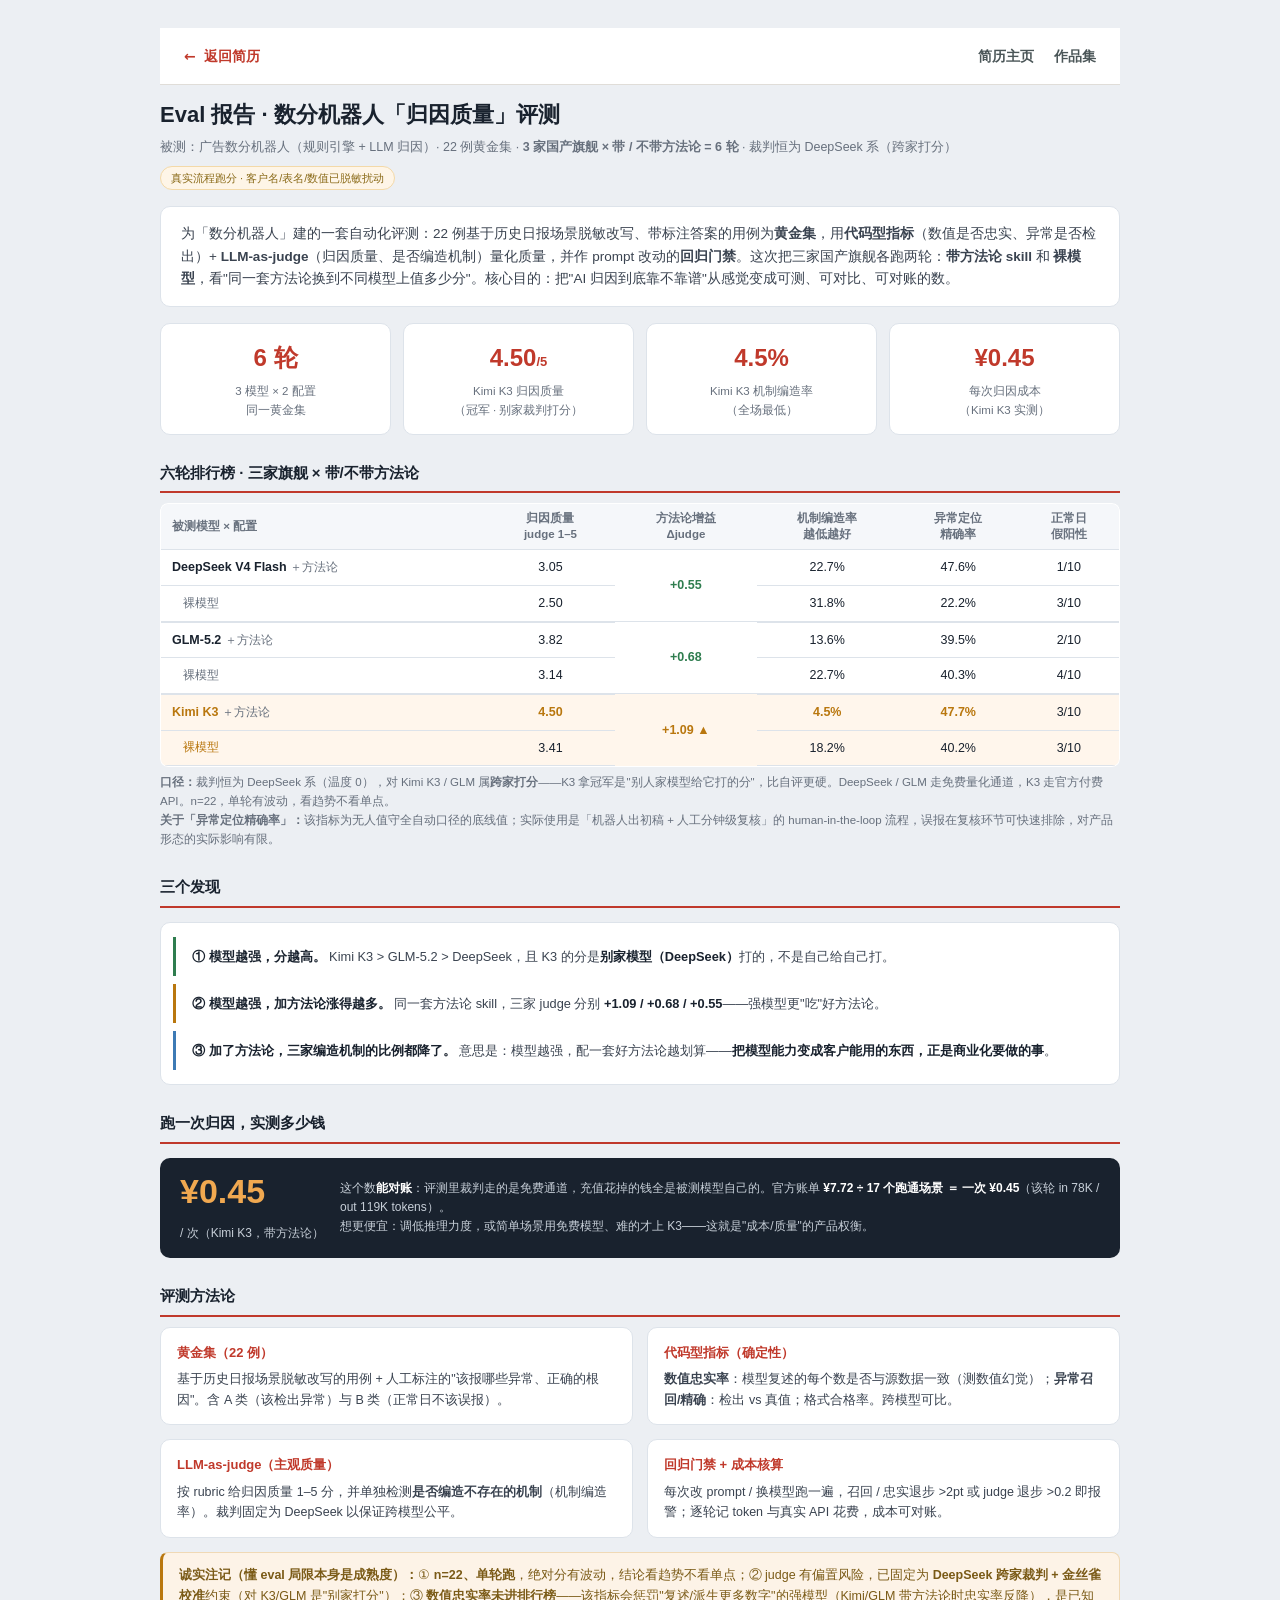
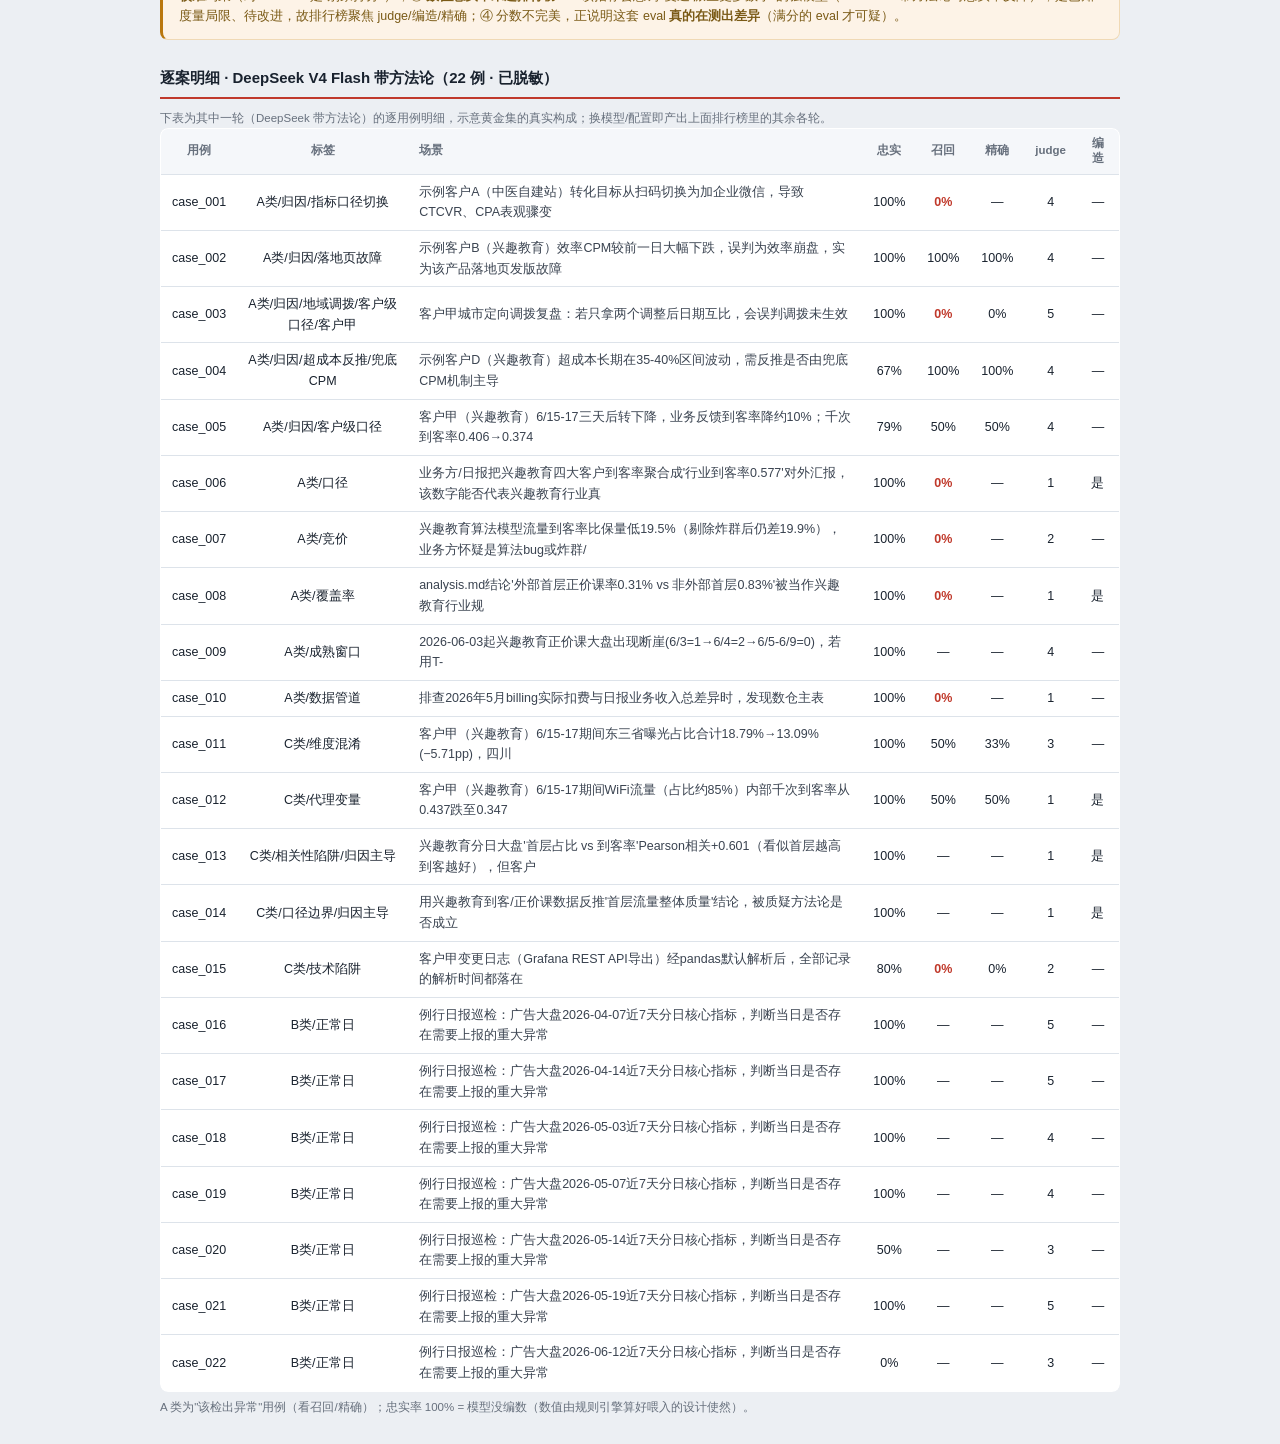
<file: demo-eval.html>
<!DOCTYPE html><html lang="zh"><head><meta charset="UTF-8"><meta name="viewport" content="width=device-width,initial-scale=1.0">
<title>Eval 报告 · 数分机器人归因质量 · 3 模型排行榜（脱敏 Demo）</title><style>
:root{--bg:#eceff3;--card:#fff;--ink:#19222e;--mut:#67707d;--acc:#c0392b;--rule:#dde3ea;--moss:#2f7d4f;--amber:#b9770e;--soft:#f5f7fa}
*{box-sizing:border-box;margin:0;padding:0}body{font-family:-apple-system,'PingFang SC','Microsoft YaHei',sans-serif;background:var(--bg);color:var(--ink);line-height:1.65;padding:28px 16px}
.wrap{max-width:960px;margin:auto}
h1{font-size:22px;margin:12px 0 4px}.meta{color:var(--mut);font-size:12.5px}
.badge{display:inline-block;background:#fef5e7;color:#8a6a18;border:1px solid #f3d9a8;border-radius:12px;padding:2px 10px;font-size:11px;margin-top:8px}
.lead{background:var(--card);border:1px solid var(--rule);border-radius:10px;padding:16px 20px;margin:16px 0;font-size:13.5px;color:#3a4350}
.four{display:grid;grid-template-columns:repeat(4,1fr);gap:12px;margin:16px 0}
.four .c{background:var(--card);border:1px solid var(--rule);border-radius:10px;padding:14px;text-align:center}
.four .v{font-size:24px;font-weight:800;color:var(--acc)}.four .l{font-size:11.5px;color:var(--mut);margin-top:4px}
h2{font-size:15px;margin:26px 0 10px;padding-bottom:6px;border-bottom:2px solid var(--acc)}
table{width:100%;border-collapse:collapse;font-size:12.5px;background:var(--card);border:1px solid var(--rule);border-radius:8px;overflow:hidden}
.table-scroll{max-width:100%;overflow-x:auto;border-radius:8px;-webkit-overflow-scrolling:touch}
th,td{padding:7px 11px;border-bottom:1px solid var(--rule);text-align:center}th{background:var(--soft);color:var(--mut);font-weight:600;font-size:11.5px;line-height:1.35}
td.sc{text-align:left;color:#3a4350}td.up{color:var(--moss);font-weight:700}td.down{color:var(--acc);font-weight:700}td.w{color:var(--acc);font-weight:600}
.mdl{text-align:left;font-weight:700}.cfg{color:var(--mut);font-weight:400;font-size:11.5px}
tr.bare td{border-bottom:2px solid var(--rule)}
tr.king td{background:#fff6ec}tr.king .mdl{color:var(--amber)}td.win{color:var(--amber);font-weight:800}
.dpair{color:var(--amber);font-weight:800}
.mrow{display:grid;grid-template-columns:1fr 1fr;gap:14px}
.mcard{background:var(--card);border:1px solid var(--rule);border-radius:10px;padding:14px 16px}
.mcard h3{font-size:13px;margin-bottom:6px;color:var(--acc)}.mcard p{font-size:12.5px;color:#3a4350}
.find{background:var(--card);border:1px solid var(--rule);border-radius:10px;padding:6px 0;margin:14px 0}
.find .f{padding:9px 16px;border-left:3px solid var(--moss);margin:8px 12px;font-size:12.8px;color:#3a4350}
.find .f.f2{border-color:var(--amber)}.find .f.f3{border-color:#3d7ab5}.find .f b{color:var(--ink)}
.cost{display:grid;grid-template-columns:auto 1fr;gap:16px;align-items:center;background:var(--ink);color:#fff;border-radius:10px;padding:16px 20px;margin:14px 0}
.cost .big{font-size:34px;font-weight:800;color:#f0a850;line-height:1;white-space:nowrap}.cost .big small{font-size:12px;color:#c7cfd8;font-weight:400}
.cost .d{font-size:12px;color:#c7cfd8;line-height:1.6}.cost .d b{color:#fff}
.honest{background:#fdf3e7;border:1px solid #f0d9b5;border-left:3px solid #b9770e;border-radius:8px;padding:12px 16px;font-size:12.5px;color:#7a5a16;margin-top:14px}
.note{color:var(--mut);font-size:11.5px;margin-top:6px}
@media(max-width:640px){.four{grid-template-columns:1fr 1fr}.mrow{grid-template-columns:1fr}.cost{grid-template-columns:1fr}.table-scroll table{min-width:720px}.table-scroll.detail table{min-width:980px}}
</style>
<link rel="stylesheet" href="demo-nav.css">
<script src="demo-nav.js" defer></script>
</head><body><div class="wrap">
<nav class="demo-nav" data-demo-nav data-project="analytics" aria-label="Demo 导航">
  <div class="demo-nav__inner">
    <a href="index.html" data-demo-back>返回简历</a>
    <div class="demo-nav__exits"><a href="index.html" data-demo-home>简历主页</a><a href="cases.html" data-demo-cases>作品集</a></div>
  </div>
</nav>
<h1>Eval 报告 · 数分机器人「归因质量」评测</h1>
<div class="meta">被测：广告数分机器人（规则引擎 + LLM 归因）· 22 例黄金集 · <b>3 家国产旗舰 × 带 / 不带方法论 = 6 轮</b> · 裁判恒为 DeepSeek 系（跨家打分）</div>
<span class="badge">真实流程跑分 · 客户名/表名/数值已脱敏扰动</span>
<div class="lead">为「数分机器人」建的一套自动化评测：22 例基于历史日报场景脱敏改写、带标注答案的用例为<b>黄金集</b>，用<b>代码型指标</b>（数值是否忠实、异常是否检出）+ <b>LLM-as-judge</b>（归因质量、是否编造机制）量化质量，并作 prompt 改动的<b>回归门禁</b>。这次把三家国产旗舰各跑两轮：<b>带方法论 skill</b> 和 <b>裸模型</b>，看"同一套方法论换到不同模型上值多少分"。核心目的：把"AI 归因到底靠不靠谱"从感觉变成可测、可对比、可对账的数。</div>

<div class="four">
  <div class="c"><div class="v">6 轮</div><div class="l">3 模型 × 2 配置<br>同一黄金集</div></div>
  <div class="c"><div class="v">4.50<span style="font-size:13px">/5</span></div><div class="l">Kimi K3 归因质量<br>（冠军 · 别家裁判打分）</div></div>
  <div class="c"><div class="v">4.5%</div><div class="l">Kimi K3 机制编造率<br>（全场最低）</div></div>
  <div class="c"><div class="v">¥0.45</div><div class="l">每次归因成本<br>（Kimi K3 实测）</div></div>
</div>

<h2>六轮排行榜 · 三家旗舰 × 带/不带方法论</h2>
<div class="table-scroll" role="region" aria-label="六轮排行榜" tabindex="0">
<table>
  <tr>
    <th class="sc" style="text-align:left">被测模型 × 配置</th>
    <th>归因质量<br>judge 1–5</th><th>方法论增益<br>Δjudge</th>
    <th>机制编造率<br>越低越好</th><th>异常定位<br>精确率</th><th>正常日<br>假阳性</th>
  </tr>
  <tr><td class="mdl">DeepSeek V4 Flash <span class="cfg">＋方法论</span></td><td>3.05</td><td class="up" rowspan="2">+0.55</td><td>22.7%</td><td>47.6%</td><td>1/10</td></tr>
  <tr class="bare"><td class="mdl cfg" style="padding-left:22px">裸模型</td><td>2.50</td><td>31.8%</td><td>22.2%</td><td>3/10</td></tr>
  <tr><td class="mdl">GLM-5.2 <span class="cfg">＋方法论</span></td><td>3.82</td><td class="up" rowspan="2">+0.68</td><td>13.6%</td><td>39.5%</td><td>2/10</td></tr>
  <tr class="bare"><td class="mdl cfg" style="padding-left:22px">裸模型</td><td>3.14</td><td>22.7%</td><td>40.3%</td><td>4/10</td></tr>
  <tr class="king"><td class="mdl">Kimi K3 <span class="cfg">＋方法论</span></td><td class="win">4.50</td><td class="dpair" rowspan="2">+1.09 ▲</td><td class="win">4.5%</td><td class="win">47.7%</td><td>3/10</td></tr>
  <tr class="king bare"><td class="mdl cfg" style="padding-left:22px">裸模型</td><td>3.41</td><td>18.2%</td><td>40.2%</td><td>3/10</td></tr>
</table>
</div>
<p class="note"><b>口径：</b>裁判恒为 DeepSeek 系（温度 0），对 Kimi K3 / GLM 属<b>跨家打分</b>——K3 拿冠军是"别人家模型给它打的分"，比自评更硬。DeepSeek / GLM 走免费量化通道，K3 走官方付费 API。n=22，单轮有波动，看趋势不看单点。<br><b>关于「异常定位精确率」：</b>该指标为无人值守全自动口径的底线值；实际使用是「机器人出初稿 + 人工分钟级复核」的 human-in-the-loop 流程，误报在复核环节可快速排除，对产品形态的实际影响有限。</p>

<h2>三个发现</h2>
<div class="find">
  <div class="f"><b>① 模型越强，分越高。</b> Kimi K3 &gt; GLM-5.2 &gt; DeepSeek，且 K3 的分是<b>别家模型（DeepSeek）</b>打的，不是自己给自己打。</div>
  <div class="f f2"><b>② 模型越强，加方法论涨得越多。</b> 同一套方法论 skill，三家 judge 分别 <b>+1.09 / +0.68 / +0.55</b>——强模型更"吃"好方法论。</div>
  <div class="f f3"><b>③ 加了方法论，三家编造机制的比例都降了。</b> 意思是：模型越强，配一套好方法论越划算——<b>把模型能力变成客户能用的东西，正是商业化要做的事</b>。</div>
</div>

<h2>跑一次归因，实测多少钱</h2>
<div class="cost">
  <div class="big">¥0.45<br><small>/ 次（Kimi K3，带方法论）</small></div>
  <div class="d">这个数<b>能对账</b>：评测里裁判走的是免费通道，充值花掉的钱全是被测模型自己的。官方账单 <b>¥7.72 ÷ 17 个跑通场景 ＝ 一次 ¥0.45</b>（该轮 in 78K / out 119K tokens）。<br>想更便宜：调低推理力度，或简单场景用免费模型、难的才上 K3——这就是"成本/质量"的产品权衡。</div>
</div>

<h2>评测方法论</h2>
<div class="mrow">
  <div class="mcard"><h3>黄金集（22 例）</h3><p>基于历史日报场景脱敏改写的用例 + 人工标注的"该报哪些异常、正确的根因"。含 A 类（该检出异常）与 B 类（正常日不该误报）。</p></div>
  <div class="mcard"><h3>代码型指标（确定性）</h3><p><b>数值忠实率</b>：模型复述的每个数是否与源数据一致（测数值幻觉）；<b>异常召回/精确</b>：检出 vs 真值；格式合格率。跨模型可比。</p></div>
  <div class="mcard"><h3>LLM-as-judge（主观质量）</h3><p>按 rubric 给归因质量 1–5 分，并单独检测<b>是否编造不存在的机制</b>（机制编造率）。裁判固定为 DeepSeek 以保证跨模型公平。</p></div>
  <div class="mcard"><h3>回归门禁 + 成本核算</h3><p>每次改 prompt / 换模型跑一遍，召回 / 忠实退步 &gt;2pt 或 judge 退步 &gt;0.2 即报警；逐轮记 token 与真实 API 花费，成本可对账。</p></div>
</div>

<div class="honest"><b>诚实注记（懂 eval 局限本身是成熟度）：</b>① <b>n=22、单轮跑</b>，绝对分有波动，结论看趋势不看单点；② judge 有偏置风险，已固定为 <b>DeepSeek 跨家裁判 + 金丝雀校准</b>约束（对 K3/GLM 是"别家打分"）；③ <b>数值忠实率未进排行榜</b>——该指标会惩罚"复述/派生更多数字"的强模型（Kimi/GLM 带方法论时忠实率反降），是已知度量局限、待改进，故排行榜聚焦 judge/编造/精确；④ 分数不完美，正说明这套 eval <b>真的在测出差异</b>（满分的 eval 才可疑）。</div>

<h2>逐案明细 · DeepSeek V4 Flash 带方法论（22 例 · 已脱敏）</h2>
<p class="note">下表为其中一轮（DeepSeek 带方法论）的逐用例明细，示意黄金集的真实构成；换模型/配置即产出上面排行榜里的其余各轮。</p>
<div class="table-scroll detail" role="region" aria-label="逐案明细" tabindex="0">
<table><tr><th>用例</th><th>标签</th><th class="sc" style="text-align:left">场景</th><th>忠实</th><th>召回</th><th>精确</th><th>judge</th><th>编造</th></tr><tr><td>case_001</td><td>A类/归因/指标口径切换</td><td class="sc">示例客户A（中医自建站）转化目标从扫码切换为加企业微信，导致CTCVR、CPA表观骤变</td><td>100%</td><td class="w">0%</td><td>—</td><td>4</td><td>—</td></tr><tr><td>case_002</td><td>A类/归因/落地页故障</td><td class="sc">示例客户B（兴趣教育）效率CPM较前一日大幅下跌，误判为效率崩盘，实为该产品落地页发版故障</td><td>100%</td><td>100%</td><td>100%</td><td>4</td><td>—</td></tr><tr><td>case_003</td><td>A类/归因/地域调拨/客户级口径/客户甲</td><td class="sc">客户甲城市定向调拨复盘：若只拿两个调整后日期互比，会误判调拨未生效</td><td>100%</td><td class="w">0%</td><td>0%</td><td>5</td><td>—</td></tr><tr><td>case_004</td><td>A类/归因/超成本反推/兜底CPM</td><td class="sc">示例客户D（兴趣教育）超成本长期在35-40%区间波动，需反推是否由兜底CPM机制主导</td><td>67%</td><td>100%</td><td>100%</td><td>4</td><td>—</td></tr><tr><td>case_005</td><td>A类/归因/客户级口径</td><td class="sc">客户甲（兴趣教育）6/15-17三天后转下降，业务反馈到客率降约10%；千次到客率0.406→0.374</td><td>79%</td><td>50%</td><td>50%</td><td>4</td><td>—</td></tr><tr><td>case_006</td><td>A类/口径</td><td class="sc">业务方/日报把兴趣教育四大客户到客率聚合成&#x27;行业到客率0.577&#x27;对外汇报，该数字能否代表兴趣教育行业真</td><td>100%</td><td class="w">0%</td><td>—</td><td>1</td><td>是</td></tr><tr><td>case_007</td><td>A类/竞价</td><td class="sc">兴趣教育算法模型流量到客率比保量低19.5%（剔除炸群后仍差19.9%），业务方怀疑是算法bug或炸群/</td><td>100%</td><td class="w">0%</td><td>—</td><td>2</td><td>—</td></tr><tr><td>case_008</td><td>A类/覆盖率</td><td class="sc">analysis.md结论&#x27;外部首层正价课率0.31% vs 非外部首层0.83%&#x27;被当作兴趣教育行业规</td><td>100%</td><td class="w">0%</td><td>—</td><td>1</td><td>是</td></tr><tr><td>case_009</td><td>A类/成熟窗口</td><td class="sc">2026-06-03起兴趣教育正价课大盘出现断崖(6/3=1→6/4=2→6/5-6/9=0)，若用T-</td><td>100%</td><td>—</td><td>—</td><td>4</td><td>—</td></tr><tr><td>case_010</td><td>A类/数据管道</td><td class="sc">排查2026年5月billing实际扣费与日报业务收入总差异时，发现数仓主表</td><td>100%</td><td class="w">0%</td><td>—</td><td>1</td><td>—</td></tr><tr><td>case_011</td><td>C类/维度混淆</td><td class="sc">客户甲（兴趣教育）6/15-17期间东三省曝光占比合计18.79%→13.09%(−5.71pp)，四川</td><td>100%</td><td>50%</td><td>33%</td><td>3</td><td>—</td></tr><tr><td>case_012</td><td>C类/代理变量</td><td class="sc">客户甲（兴趣教育）6/15-17期间WiFi流量（占比约85%）内部千次到客率从0.437跌至0.347</td><td>100%</td><td>50%</td><td>50%</td><td>1</td><td>是</td></tr><tr><td>case_013</td><td>C类/相关性陷阱/归因主导</td><td class="sc">兴趣教育分日大盘&#x27;首层占比 vs 到客率&#x27;Pearson相关+0.601（看似首层越高到客越好），但客户</td><td>100%</td><td>—</td><td>—</td><td>1</td><td>是</td></tr><tr><td>case_014</td><td>C类/口径边界/归因主导</td><td class="sc">用兴趣教育到客/正价课数据反推&#x27;首层流量整体质量&#x27;结论，被质疑方法论是否成立</td><td>100%</td><td>—</td><td>—</td><td>1</td><td>是</td></tr><tr><td>case_015</td><td>C类/技术陷阱</td><td class="sc">客户甲变更日志（Grafana REST API导出）经pandas默认解析后，全部记录的解析时间都落在</td><td>80%</td><td class="w">0%</td><td>0%</td><td>2</td><td>—</td></tr><tr><td>case_016</td><td>B类/正常日</td><td class="sc">例行日报巡检：广告大盘2026-04-07近7天分日核心指标，判断当日是否存在需要上报的重大异常</td><td>100%</td><td>—</td><td>—</td><td>5</td><td>—</td></tr><tr><td>case_017</td><td>B类/正常日</td><td class="sc">例行日报巡检：广告大盘2026-04-14近7天分日核心指标，判断当日是否存在需要上报的重大异常</td><td>100%</td><td>—</td><td>—</td><td>5</td><td>—</td></tr><tr><td>case_018</td><td>B类/正常日</td><td class="sc">例行日报巡检：广告大盘2026-05-03近7天分日核心指标，判断当日是否存在需要上报的重大异常</td><td>100%</td><td>—</td><td>—</td><td>4</td><td>—</td></tr><tr><td>case_019</td><td>B类/正常日</td><td class="sc">例行日报巡检：广告大盘2026-05-07近7天分日核心指标，判断当日是否存在需要上报的重大异常</td><td>100%</td><td>—</td><td>—</td><td>4</td><td>—</td></tr><tr><td>case_020</td><td>B类/正常日</td><td class="sc">例行日报巡检：广告大盘2026-05-14近7天分日核心指标，判断当日是否存在需要上报的重大异常</td><td>50%</td><td>—</td><td>—</td><td>3</td><td>—</td></tr><tr><td>case_021</td><td>B类/正常日</td><td class="sc">例行日报巡检：广告大盘2026-05-19近7天分日核心指标，判断当日是否存在需要上报的重大异常</td><td>100%</td><td>—</td><td>—</td><td>5</td><td>—</td></tr><tr><td>case_022</td><td>B类/正常日</td><td class="sc">例行日报巡检：广告大盘2026-06-12近7天分日核心指标，判断当日是否存在需要上报的重大异常</td><td>0%</td><td>—</td><td>—</td><td>3</td><td>—</td></tr></table>
</div>
<p class="note">A 类为"该检出异常"用例（看召回/精确）；忠实率 100% = 模型没编数（数值由规则引擎算好喂入的设计使然）。</p>
</div></body></html>
</file>
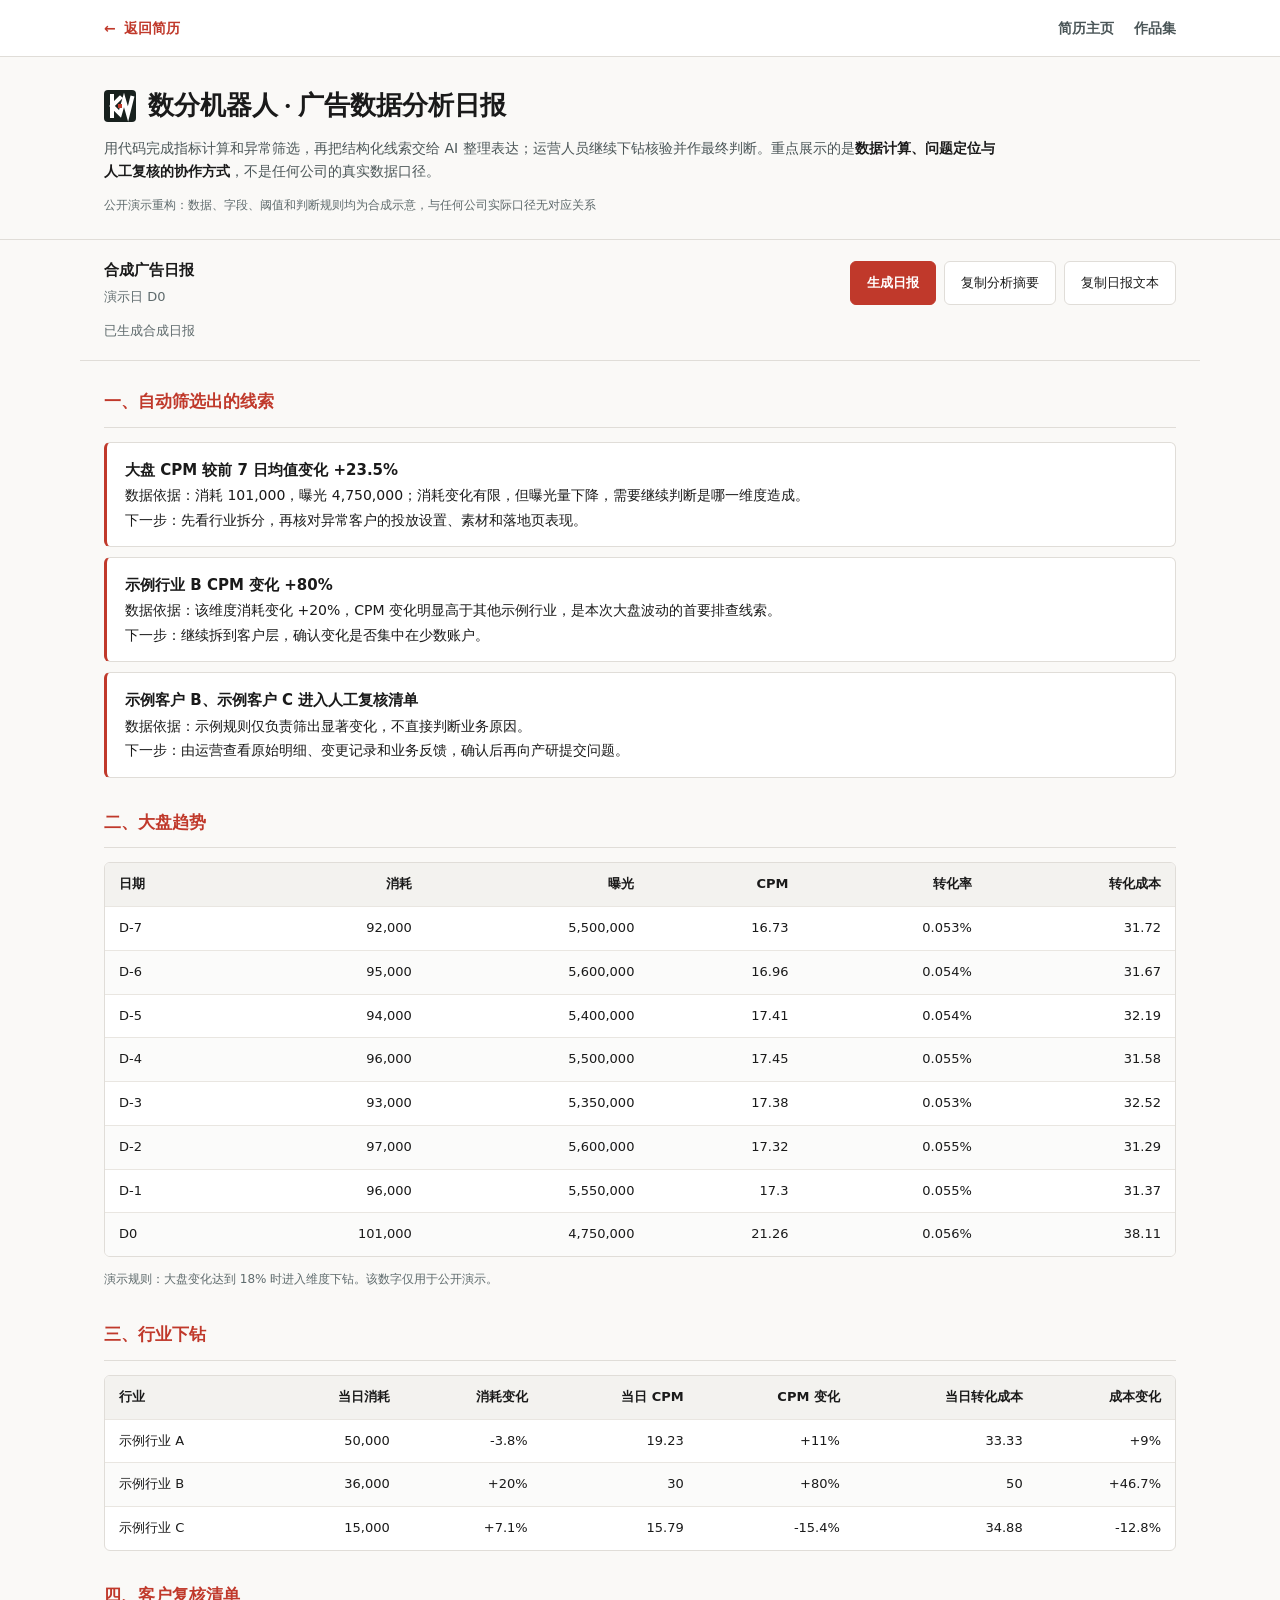
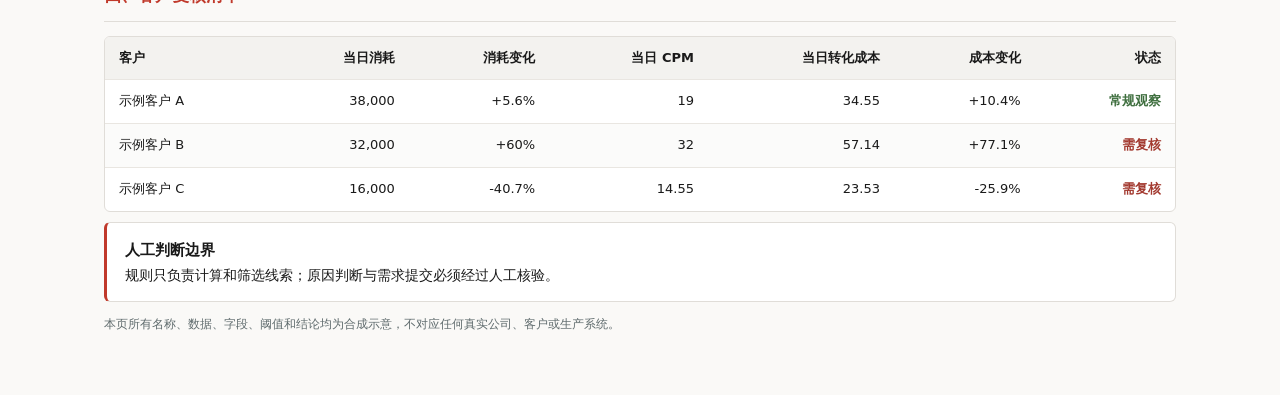
<file: demo-shufen.html>
<!DOCTYPE html>
<html lang="zh-CN">
<head>
  <meta charset="UTF-8">
  <meta name="viewport" content="width=device-width, initial-scale=1.0">
  <title>数分机器人 · 合成广告日报 Demo</title>
  <link rel="icon" href="favicon.svg" type="image/svg+xml">
  <link rel="stylesheet" href="demo-nav.css">
  <script src="demo-nav.js" defer></script>
  <style>
    :root {
      --bg: #faf9f7;
      --bg-soft: #f3f2ef;
      --ink: #1a1a1a;
      --accent: #c0392b;
      --muted: #5f6b6d;
      --rule: #e0ddd8;
      --rule-soft: #e9e6e1;
      --danger: #a33a30;
      --success: #3f6f3f;
      --white: #fff;
      --font-display: 'Playfair Display', Georgia, 'Times New Roman', 'Songti SC', 'STSong', 'SimSun', serif;
      --font-body: 'Source Sans 3', system-ui, -apple-system, 'Segoe UI', 'PingFang SC', 'Microsoft YaHei', 'Hiragino Sans GB', sans-serif;
    }

    * { box-sizing: border-box; }

    body {
      margin: 0;
      background: var(--bg);
      color: var(--ink);
      font-family: var(--font-body);
      font-size: 14px;
      line-height: 1.7;
      letter-spacing: 0;
    }

    button { font: inherit; }

    .demohead {
      border-bottom: 1px solid var(--rule);
    }

    .demohead__inner {
      max-width: 1120px;
      margin: 0 auto;
      padding: 30px 24px 24px;
    }

    .demohead__title { display: flex; align-items: center; gap: 12px; margin-bottom: 12px; }
    .demohead__title img { width: 32px; height: 32px; flex: 0 0 32px; }

    .demohead h1 {
      margin: 0;
      font-family: var(--font-display);
      font-size: 26px;
      line-height: 1.45;
      letter-spacing: 0;
    }

    .demohead p {
      max-width: 900px;
      margin: 0;
      color: #4b5658;
      font-size: 14px;
      line-height: 1.7;
    }

    .demohead p b { color: var(--ink); font-weight: 600; }

    .badge {
      display: block;
      margin-top: 12px;
      color: var(--muted);
      font-size: 12px;
      line-height: 1.6;
    }

    .bar {
      display: flex;
      flex-wrap: wrap;
      gap: 12px 24px;
      align-items: center;
      max-width: 1120px;
      margin: 0 auto;
      padding: 18px 24px;
      border-bottom: 1px solid var(--rule);
      color: var(--muted);
      font-size: 13px;
    }

    .bar b { color: var(--ink); }
    .report-label { display: grid; gap: 2px; margin-right: auto; }
    .report-label b { font-size: 15px; }
    .report-actions { display: flex; flex-wrap: wrap; gap: 8px; }
    .bar .status { flex-basis: 100%; min-height: 22px; color: var(--muted); }

    .bar button {
      min-height: 44px;
      padding: 8px 16px;
      border: 1px solid var(--rule);
      border-radius: 6px;
      background: var(--white);
      color: var(--ink);
      cursor: pointer;
    }

    .bar button:hover:not(:disabled) {
      border-color: var(--accent);
      color: var(--accent);
    }

    .bar button:focus-visible,
    .table-scroll:focus-visible { outline: 2px solid var(--accent); outline-offset: 3px; }

    .bar button.primary {
      border-color: var(--accent);
      background: var(--accent);
      color: var(--white);
      font-weight: 600;
    }

    .bar button.primary:hover { background: #a92f24; color: var(--white); }

    .bar button:disabled {
      cursor: default;
      opacity: 0.45;
    }

    #report {
      max-width: 1120px;
      margin: 0 auto;
      padding: 26px 24px 48px;
      font-size: 14px;
      line-height: 1.75;
    }

    #report h2 {
      margin: 30px 0 14px;
      padding-bottom: 10px;
      border-bottom: 1px solid var(--rule);
      color: var(--accent);
      font-size: 17px;
      letter-spacing: 0;
    }

    #report h2:first-of-type { margin-top: 0; }

    .table-scroll { max-width: 100%; overflow-x: auto; border: 1px solid var(--rule); border-radius: 6px; background: var(--white); }

    #report table {
      width: 100%;
      min-width: 640px;
      border-collapse: collapse;
      font-size: 13px;
      font-variant-numeric: tabular-nums;
    }

    #report th,
    #report td {
      padding: 10px 14px;
      border-bottom: 1px solid var(--rule-soft);
      text-align: right;
      white-space: nowrap;
    }

    #report th {
      background: var(--bg-soft);
      color: var(--ink);
    }

    #report tbody tr:nth-child(even) { background: #fbfbfa; }
    #report tbody tr:last-child td { border-bottom: 0; }

    #report td:first-child,
    #report th:first-child { text-align: left; }

    .summary-card {
      margin: 10px 0;
      padding: 14px 18px;
      border: 1px solid var(--rule);
      border-left: 3px solid var(--accent);
      border-radius: 6px;
      background: var(--white);
    }

    .summary-card strong { color: var(--ink); font-size: 15px; }
    .warn { color: var(--danger); font-weight: 600; }
    .ok { color: var(--success); font-weight: 600; }
    .note { color: var(--muted); font-size: 12px; }

    @media (max-width: 640px) {
      .demohead__inner { padding: 24px 16px 20px; }
      .demohead h1 { font-size: 22px; }
      .demohead__separator { display: none; }
      .demohead__subtitle { display: block; margin-top: 4px; font-family: var(--font-body); font-size: 18px; font-weight: 500; }
      .demohead__title { align-items: flex-start; }
      .demohead__title img { margin-top: 2px; }
      #report { padding: 24px 16px 32px; }
      .bar { padding: 16px; align-items: stretch; }
      .report-label { width: 100%; display: flex; align-items: baseline; gap: 12px; }
      .report-actions { width: 100%; }
      .bar button { flex: 1 1 auto; padding-inline: 12px; }
      .summary-card { padding: 12px 14px; }
    }
  </style>
</head>
<body>
  <nav class="demo-nav" data-demo-nav data-project="analytics" aria-label="Demo 导航">
    <div class="demo-nav__inner">
      <a href="index.html" data-demo-back>返回简历</a>
      <div class="demo-nav__exits"><a href="index.html" data-demo-home>简历主页</a><a href="cases.html" data-demo-cases>作品集</a></div>
    </div>
  </nav>
  <header class="demohead">
    <div class="demohead__inner">
    <div class="demohead__title"><img src="favicon.svg" alt="" width="32" height="32"><h1>数分机器人<span class="demohead__separator"> · </span><span class="demohead__subtitle">广告数据分析日报</span></h1></div>
    <p>用代码完成指标计算和异常筛选，再把结构化线索交给 AI 整理表达；运营人员继续下钻核验并作最终判断。重点展示的是<b>数据计算、问题定位与人工复核的协作方式</b>，不是任何公司的真实数据口径。</p>
    <span class="badge">公开演示重构：数据、字段、阈值和判断规则均为合成示意，与任何公司实际口径无对应关系</span>
    </div>
  </header>

  <main>
    <div class="bar">
      <div class="report-label"><b>合成广告日报</b><span>演示日 D0</span></div>
      <div class="report-actions">
      <button class="primary" id="run" type="button">生成日报</button>
      <button id="copy-ai" type="button" disabled>复制分析摘要</button>
      <button id="copy-text" type="button" disabled>复制日报文本</button>
      </div>
      <span class="status" id="status" role="status" aria-live="polite"></span>
    </div>
    <div id="report"><p class="note">点击“生成日报”，查看规则计算如何从合成数据中筛出异常线索。</p></div>
  </main>

  <script>
    (() => {
      "use strict";

      const DEMO_RULES = Object.freeze({
        overallChangePct: 18,
        segmentChangePct: 22,
        accountChangePct: 35
      });

      const SAMPLE = Object.freeze({
        days: [
          { label: "D-7", spend: 92000, impressions: 5500000, conversions: 2900 },
          { label: "D-6", spend: 95000, impressions: 5600000, conversions: 3000 },
          { label: "D-5", spend: 94000, impressions: 5400000, conversions: 2920 },
          { label: "D-4", spend: 96000, impressions: 5500000, conversions: 3040 },
          { label: "D-3", spend: 93000, impressions: 5350000, conversions: 2860 },
          { label: "D-2", spend: 97000, impressions: 5600000, conversions: 3100 },
          { label: "D-1", spend: 96000, impressions: 5550000, conversions: 3060 },
          { label: "D0", spend: 101000, impressions: 4750000, conversions: 2650 }
        ],
        segments: [
          {
            name: "示例行业 A",
            current: { spend: 50000, impressions: 2600000, conversions: 1500 },
            previous: { spend: 52000, impressions: 3000000, conversions: 1700 }
          },
          {
            name: "示例行业 B",
            current: { spend: 36000, impressions: 1200000, conversions: 720 },
            previous: { spend: 30000, impressions: 1800000, conversions: 880 }
          },
          {
            name: "示例行业 C",
            current: { spend: 15000, impressions: 950000, conversions: 430 },
            previous: { spend: 14000, impressions: 750000, conversions: 350 }
          }
        ],
        accounts: [
          {
            name: "示例客户 A",
            current: { spend: 38000, impressions: 2000000, conversions: 1100 },
            previous: { spend: 36000, impressions: 2100000, conversions: 1150 }
          },
          {
            name: "示例客户 B",
            current: { spend: 32000, impressions: 1000000, conversions: 560 },
            previous: { spend: 20000, impressions: 1200000, conversions: 620 }
          },
          {
            name: "示例客户 C",
            current: { spend: 16000, impressions: 1100000, conversions: 680 },
            previous: { spend: 27000, impressions: 1500000, conversions: 850 }
          }
        ]
      });

      const number = value => new Intl.NumberFormat("zh-CN").format(Math.round(value));
      const round = (value, digits = 1) => Number(value.toFixed(digits));
      const percentChange = (current, previous) => previous ? round((current / previous - 1) * 100) : null;
      const signed = value => value === null ? "—" : `${value > 0 ? "+" : ""}${value}%`;

      function metrics(row) {
        return {
          ...row,
          cpm: row.impressions ? round(row.spend / row.impressions * 1000, 2) : 0,
          conversionRate: row.impressions ? round(row.conversions / row.impressions * 100, 3) : 0,
          cpa: row.conversions ? round(row.spend / row.conversions, 2) : 0
        };
      }

      function average(rows) {
        return metrics({
          spend: rows.reduce((sum, row) => sum + row.spend, 0) / rows.length,
          impressions: rows.reduce((sum, row) => sum + row.impressions, 0) / rows.length,
          conversions: rows.reduce((sum, row) => sum + row.conversions, 0) / rows.length
        });
      }

      function compare(item) {
        const current = metrics(item.current);
        const previous = metrics(item.previous);
        return {
          name: item.name,
          current,
          previous,
          spendChange: percentChange(current.spend, previous.spend),
          cpmChange: percentChange(current.cpm, previous.cpm),
          cpaChange: percentChange(current.cpa, previous.cpa)
        };
      }

      function analyze(sample) {
        const days = sample.days.map(metrics);
        const current = days.at(-1);
        const baseline = average(days.slice(0, -1));
        const overview = {
          spendChange: percentChange(current.spend, baseline.spend),
          cpmChange: percentChange(current.cpm, baseline.cpm),
          cpaChange: percentChange(current.cpa, baseline.cpa)
        };
        const segments = sample.segments.map(compare);
        const accounts = sample.accounts.map(compare);
        const flaggedSegments = segments.filter(item =>
          Math.abs(item.spendChange) >= DEMO_RULES.segmentChangePct ||
          Math.abs(item.cpmChange) >= DEMO_RULES.segmentChangePct
        );
        const flaggedAccounts = accounts.filter(item =>
          Math.abs(item.spendChange) >= DEMO_RULES.accountChangePct ||
          Math.abs(item.cpaChange) >= DEMO_RULES.accountChangePct
        );
        const summaries = [];

        if (Math.abs(overview.cpmChange) >= DEMO_RULES.overallChangePct) {
          summaries.push({
            title: `大盘 CPM 较前 7 日均值变化 ${signed(overview.cpmChange)}`,
            basis: `消耗 ${number(current.spend)}，曝光 ${number(current.impressions)}；消耗变化有限，但曝光量下降，需要继续判断是哪一维度造成。`,
            action: "先看行业拆分，再核对异常客户的投放设置、素材和落地页表现。"
          });
        }

        if (flaggedSegments.length) {
          const item = [...flaggedSegments].sort((a, b) => Math.abs(b.cpmChange) - Math.abs(a.cpmChange))[0];
          summaries.push({
            title: `${item.name} CPM 变化 ${signed(item.cpmChange)}`,
            basis: `该维度消耗变化 ${signed(item.spendChange)}，CPM 变化明显高于其他示例行业，是本次大盘波动的首要排查线索。`,
            action: "继续拆到客户层，确认变化是否集中在少数账户。"
          });
        }

        if (flaggedAccounts.length) {
          const names = flaggedAccounts.map(item => item.name).join("、");
          summaries.push({
            title: `${names} 进入人工复核清单`,
            basis: "示例规则仅负责筛出显著变化，不直接判断业务原因。",
            action: "由运营查看原始明细、变更记录和业务反馈，确认后再向产研提交问题。"
          });
        }

        if (!summaries.length) {
          summaries.push({
            title: "未发现需要优先下钻的显著变化",
            basis: "合成样例的主要指标均未达到演示阈值。",
            action: "保持例行巡检，由人工关注业务侧新增反馈。"
          });
        }

        return {
          label: "演示日 D0",
          boundary: "规则只负责计算和筛选线索；原因判断与需求提交必须经过人工核验。",
          summaries,
          days,
          current,
          baseline,
          overview,
          segments,
          accounts,
          demoRules: { ...DEMO_RULES }
        };
      }

      function table(headers, rows, label) {
        return `<div class="table-scroll" role="region" aria-label="${label}" tabindex="0"><table><thead><tr>${headers.map(header => `<th scope="col">${header}</th>`).join("")}</tr></thead><tbody>${rows.map(row => `<tr>${row.map(cell => `<td>${cell}</td>`).join("")}</tr>`).join("")}</tbody></table></div>`;
      }

      function render(output) {
        const summaries = output.summaries.map(item => `
          <article class="summary-card">
            <strong>${item.title}</strong><br>
            <span>数据依据：${item.basis}</span><br>
            <span>下一步：${item.action}</span>
          </article>
        `).join("");

        const dailyRows = output.days.map(day => [
          day.label,
          number(day.spend),
          number(day.impressions),
          day.cpm,
          day.conversionRate + "%",
          day.cpa
        ]);

        const segmentRows = output.segments.map(item => [
          item.name,
          number(item.current.spend),
          signed(item.spendChange),
          item.current.cpm,
          signed(item.cpmChange),
          item.current.cpa,
          signed(item.cpaChange)
        ]);

        const accountRows = output.accounts.map(item => {
          const flagged = Math.abs(item.spendChange) >= DEMO_RULES.accountChangePct || Math.abs(item.cpaChange) >= DEMO_RULES.accountChangePct;
          return [
            item.name,
            number(item.current.spend),
            signed(item.spendChange),
            item.current.cpm,
            item.current.cpa,
            signed(item.cpaChange),
            flagged ? '<span class="warn">需复核</span>' : '<span class="ok">常规观察</span>'
          ];
        });

        return `
          <h2>一、自动筛选出的线索</h2>
          ${summaries}
          <h2>二、大盘趋势</h2>
          ${table(["日期", "消耗", "曝光", "CPM", "转化率", "转化成本"], dailyRows, "大盘趋势")}
          <p class="note">演示规则：大盘变化达到 ${DEMO_RULES.overallChangePct}% 时进入维度下钻。该数字仅用于公开演示。</p>
          <h2>三、行业下钻</h2>
          ${table(["行业", "当日消耗", "消耗变化", "当日 CPM", "CPM 变化", "当日转化成本", "成本变化"], segmentRows, "行业下钻")}
          <h2>四、客户复核清单</h2>
          ${table(["客户", "当日消耗", "消耗变化", "当日 CPM", "当日转化成本", "成本变化", "状态"], accountRows, "客户复核清单")}
          <div class="summary-card"><strong>人工判断边界</strong><br>${output.boundary}</div>
          <p class="note">本页所有名称、数据、字段、阈值和结论均为合成示意，不对应任何真实公司、客户或生产系统。</p>
        `;
      }

      const report = document.querySelector("#report");
      const status = document.querySelector("#status");
      const copyAi = document.querySelector("#copy-ai");
      const copyText = document.querySelector("#copy-text");
      let lastOutput = null;

      async function copy(value, successMessage) {
        try {
          await navigator.clipboard.writeText(value);
          status.textContent = successMessage;
        } catch {
          status.textContent = "浏览器未允许复制，请手动选择页面内容。";
        }
      }

      function generate() {
        lastOutput = analyze(SAMPLE);
        report.innerHTML = render(lastOutput);
        copyAi.disabled = false;
        copyText.disabled = false;
        status.textContent = "已生成合成日报";
      }

      document.querySelector("#run").addEventListener("click", generate);
      copyAi.addEventListener("click", () => {
        const payload = {
          notice: "以下内容来自公开合成数据，仅用于演示。",
          task: "请把已计算好的异常线索整理成简洁日报，不新增数据或未经验证的原因。",
          report: lastOutput
        };
        copy(JSON.stringify(payload, null, 2), "已复制分析摘要");
      });
      copyText.addEventListener("click", () => {
        const textContainer = document.createElement("div");
        textContainer.innerHTML = render(lastOutput);
        copy(textContainer.innerText, "已复制日报文本");
      });

      generate();
    })();
  </script>
</body>
</html>
</file>
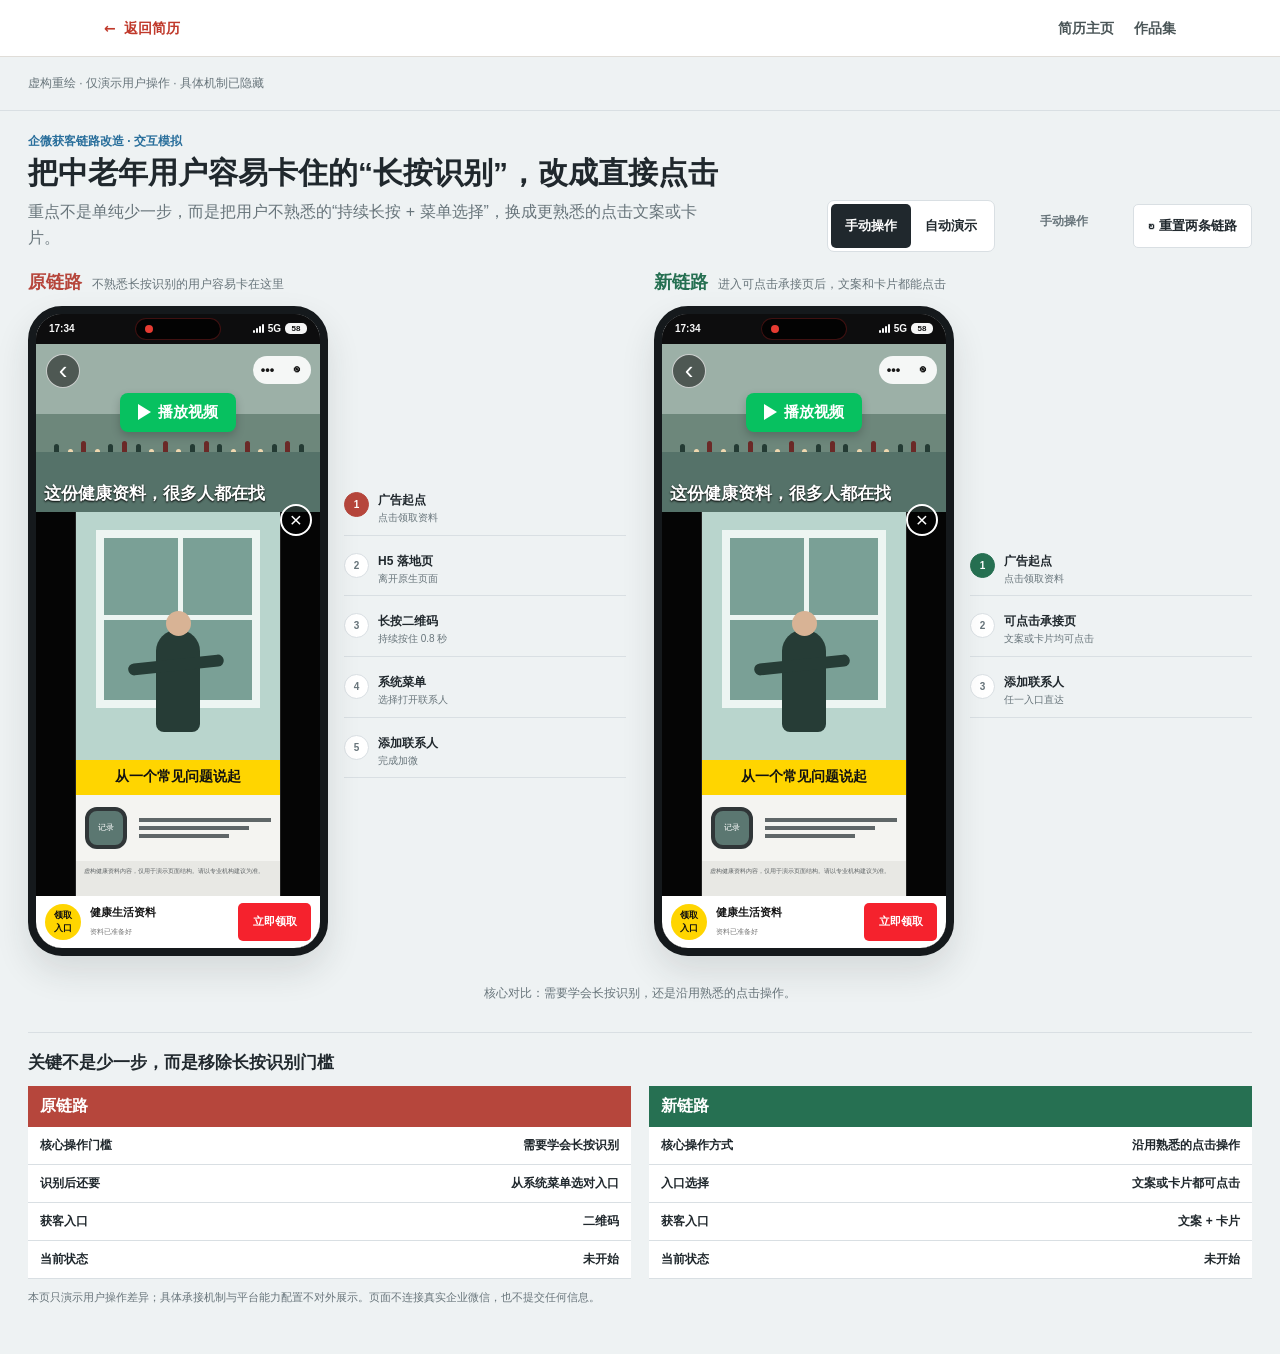
<file: demo-wecom-flow.html>
<!doctype html>
<html lang="zh-CN">
<head>
  <meta charset="utf-8">
  <meta name="viewport" content="width=device-width, initial-scale=1">
  <meta name="description" content="企微获客链路改造交互模拟：解决中老年用户不熟悉长按识别二维码的操作门槛。">
  <title>企微获客链路交互模拟</title>
  <style>
    :root {
      --page: #eef2f3;
      --surface: #ffffff;
      --surface-soft: #f5f7f8;
      --ink: #20282d;
      --muted: #68757b;
      --line: #d9dfe3;
      --old: #b6463c;
      --old-soft: #fff2ef;
      --new: #267052;
      --new-soft: #edf7f1;
      --link: #286e9b;
      --phone: #15191c;
      --shadow: 0 16px 34px rgba(32, 40, 45, .12);
      font-family: "Avenir Next", "PingFang SC", "Hiragino Sans GB", "Microsoft YaHei", sans-serif;
      color: var(--ink);
    }
    * { box-sizing: border-box; }
    html { background: var(--page); }
    body { margin: 0; min-width: 320px; overflow-x: hidden; background: var(--page); }
    button, a { font: inherit; }
    button { color: inherit; }
    button:focus-visible, a:focus-visible, [tabindex]:focus-visible {
      outline: 3px solid rgba(40, 110, 155, .38);
      outline-offset: 3px;
    }
    .demo-header {
      display: flex;
      justify-content: space-between;
      gap: 20px;
      align-items: center;
      max-width: 1380px;
      margin: 0 auto;
      padding: 18px 28px;
      border-bottom: 1px solid var(--line);
    }
    .privacy-note { margin: 0; color: var(--muted); font-size: 12px; }
    .shell { max-width: 1380px; margin: 0 auto; padding: 22px 28px 48px; }
    .intro { display: flex; align-items: end; justify-content: space-between; gap: 24px; margin-bottom: 18px; }
    .eyebrow { margin: 0 0 6px; color: var(--link); font-size: 12px; font-weight: 800; }
    h1 { margin: 0; font-size: 30px; line-height: 1.16; letter-spacing: 0; }
    .lede { max-width: 680px; margin: 8px 0 0; color: var(--muted); line-height: 1.65; }
    .controls { display: flex; align-items: center; gap: 10px; flex-wrap: wrap; justify-content: flex-end; }
    .segment { display: inline-flex; padding: 3px; border: 1px solid var(--line); background: var(--surface); border-radius: 7px; }
    .segment button, .reset-button {
      min-height: 44px;
      border: 0;
      border-radius: 5px;
      background: transparent;
      padding: 8px 14px;
      cursor: pointer;
      font-weight: 700;
      font-size: 13px;
    }
    .segment button[aria-pressed="true"] { color: #fff; background: var(--ink); }
    .reset-button { border: 1px solid var(--line); background: var(--surface); }
    .mode-readout {
      min-width: 118px;
      min-height: 34px;
      display: grid;
      place-items: center;
      color: var(--muted);
      font-size: 12px;
      font-weight: 700;
    }
    .countdown { color: var(--ink); font-size: 20px; }
    .stage { display: grid; grid-template-columns: 1fr 1fr; gap: 28px; align-items: start; }
    .lane { min-width: 0; }
    .lane-heading { display: flex; align-items: baseline; gap: 10px; margin-bottom: 12px; }
    .lane-heading h2 { margin: 0; font-size: 18px; }
    .lane-heading p { margin: 0; color: var(--muted); font-size: 12px; }
    .lane.old .lane-heading h2 { color: var(--old); }
    .lane.new .lane-heading h2 { color: var(--new); }
    .lane-workspace { display: grid; grid-template-columns: minmax(240px, 300px) minmax(150px, 1fr); gap: 16px; align-items: center; }
    .phone {
      width: 100%;
      aspect-ratio: 9 / 18.4;
      border: 8px solid var(--phone);
      border-radius: 34px;
      background: #fff;
      overflow: hidden;
      box-shadow: var(--shadow);
      position: relative;
      user-select: none;
      -webkit-user-select: none;
    }
    .phone-screen { height: 100%; display: flex; flex-direction: column; background: #f2f3f4; }
    .statusbar {
      height: 29px;
      flex: 0 0 29px;
      display: flex;
      align-items: center;
      justify-content: space-between;
      padding: 0 14px;
      color: #3c4448;
      background: #fff;
      font-size: 10px;
      font-weight: 800;
    }
    .status-icons { letter-spacing: 2px; }
    .appbar {
      min-height: 45px;
      display: grid;
      grid-template-columns: 28px 1fr 28px;
      align-items: center;
      padding: 0 10px;
      background: #fff;
      border-bottom: 1px solid #e7eaec;
      text-align: center;
      font-size: 13px;
      font-weight: 800;
    }
    .appbar-side { color: #7b858a; font-size: 16px; }
    .screen-body { flex: 1; min-height: 0; overflow: hidden; position: relative; }
    .ad-screen { height: 100%; padding: 14px; background: #f7f8f8; }
    .ad-label { color: #8b959a; font-size: 10px; margin-bottom: 8px; }
    .ad-visual {
      height: 48%;
      min-height: 150px;
      display: grid;
      place-items: center;
      background: #dceae5;
      border: 1px solid #ccddd6;
      overflow: hidden;
      position: relative;
    }
    .booklet {
      width: 118px;
      height: 145px;
      padding: 18px 14px;
      background: #fff;
      border: 1px solid #ccd4d1;
      box-shadow: 8px 10px 0 #b8d0c6;
      transform: rotate(-4deg);
    }
    .booklet b { display: block; color: #245d49; font-size: 18px; line-height: 1.25; }
    .booklet i { display: block; width: 34px; height: 5px; margin: 13px 0; background: #e7a958; }
    .booklet small { color: #6c7772; line-height: 1.5; }
    .ad-copy h3 { margin: 14px 0 7px; font-size: 17px; line-height: 1.35; }
    .ad-copy p { margin: 0; color: #667176; font-size: 12px; line-height: 1.55; }
    .primary-action {
      width: 100%;
      min-height: 44px;
      margin-top: 14px;
      border: 0;
      border-radius: 6px;
      padding: 11px 12px;
      color: #fff;
      background: var(--link);
      cursor: pointer;
      font-weight: 800;
    }
    .old .primary-action { background: var(--old); }
    .new .primary-action { background: var(--new); }
    .browserbar { display: flex; align-items: center; gap: 8px; padding: 7px 10px; background: #e9edef; color: #657177; font-size: 9px; }
    .browser-address { flex: 1; border-radius: 12px; padding: 4px 8px; background: #fff; text-align: center; }
    .h5-screen { height: calc(100% - 29px); padding: 16px 14px; background: #fff; text-align: center; }
    .h5-screen h3 { margin: 5px 0 7px; font-size: 17px; }
    .h5-screen p { margin: 0; color: #6e797e; font-size: 11px; line-height: 1.55; }
    .qr-wrap { display: grid; place-items: center; margin: 18px auto 12px; }
    .fake-qr {
      width: 150px;
      height: 150px;
      padding: 12px;
      display: grid;
      grid-template-columns: repeat(9, 1fr);
      grid-template-rows: repeat(9, 1fr);
      gap: 3px;
      border: 1px solid #ccd2d5;
      background: #fff;
      cursor: pointer;
      touch-action: none;
      position: relative;
    }
    .qr-cell { background: transparent; }
    .qr-cell.on { background: #263034; }
    .hold-track { height: 5px; width: 150px; margin: 10px auto 0; overflow: hidden; background: #e5e8e9; border-radius: 4px; }
    .hold-fill { width: 0; height: 100%; background: var(--old); }
    .holding .hold-fill { animation: hold-progress .8s linear forwards; }
    @keyframes hold-progress { to { width: 100%; } }
    .hold-label { min-height: 18px; margin-top: 6px; color: var(--old); font-size: 10px; font-weight: 800; }
    .menu-overlay { position: absolute; inset: 0; display: flex; flex-direction: column; justify-content: flex-end; background: rgba(17, 22, 24, .34); }
    .action-sheet { padding: 8px 10px 12px; background: #eef0f1; }
    .sheet-group { overflow: hidden; border-radius: 9px; background: #fff; }
    .sheet-title { padding: 10px 12px; color: #8a9499; border-bottom: 1px solid #edf0f1; font-size: 10px; text-align: center; }
    .sheet-button {
      width: 100%;
      min-height: 44px;
      border: 0;
      border-bottom: 1px solid #edf0f1;
      padding: 11px;
      background: #fff;
      color: var(--link);
      cursor: pointer;
      font-size: 12px;
    }
    .sheet-button:last-child { border-bottom: 0; }
    .sheet-cancel { margin-top: 7px; border-radius: 9px; color: #30383c; font-weight: 800; }
    .message-entry, .card-entry { width: 100%; min-height: 44px; border: 1px solid #d9dfe1; background: #fff; cursor: pointer; text-align: left; }
    .message-entry { display: grid; gap: 5px; border-radius: 7px; padding: 12px; color: #343d41; font-size: 11px; line-height: 1.5; }
    .message-entry b { font-size: 12px; }
    .message-entry span { color: var(--muted); }
    .message-entry strong { color: var(--link); font-size: 10px; }
    .card-entry { border-radius: 7px; padding: 0; overflow: hidden; }
    .contact-screen { height: 100%; background: #f2f3f4; }
    .contact-profile { padding: 28px 18px 20px; background: #fff; text-align: center; }
    .contact-avatar { width: 70px; height: 70px; margin: 0 auto 12px; display: grid; place-items: center; border-radius: 10px; color: #fff; background: #4e806d; font-size: 23px; font-weight: 900; }
    .contact-profile h3 { margin: 0; font-size: 18px; }
    .contact-profile p { margin: 6px 0 0; color: #748086; font-size: 11px; }
    .verified { display: inline-block; margin-top: 10px; padding: 4px 8px; color: #396c58; background: #e7f3ed; border-radius: 3px; font-size: 9px; }
    .contact-details { margin: 12px 0; padding: 0 14px; background: #fff; }
    .detail-row { display: flex; justify-content: space-between; gap: 14px; padding: 13px 0; border-bottom: 1px solid #eceff0; font-size: 11px; }
    .detail-row span { color: #7a858a; }
    .contact-action { padding: 4px 14px; }
    .added-state { color: var(--new); background: #e5f1eb; }
    .steps { display: flex; flex-direction: column; gap: 8px; }
    .step { display: grid; grid-template-columns: 25px 1fr; gap: 9px; align-items: start; padding: 9px 0; border-bottom: 1px solid var(--line); }
    .step-index { width: 25px; height: 25px; display: grid; place-items: center; border: 1px solid var(--line); border-radius: 50%; color: var(--muted); background: var(--surface); font-size: 10px; font-weight: 900; }
    .step b { display: block; font-size: 12px; line-height: 1.35; }
    .step small { display: block; margin-top: 3px; color: var(--muted); font-size: 10px; line-height: 1.45; }
    .step.done .step-index { color: #fff; border-color: var(--ink); background: var(--ink); }
    .old .step.active .step-index { color: #fff; border-color: var(--old); background: var(--old); }
    .new .step.active .step-index { color: #fff; border-color: var(--new); background: var(--new); }
    .step.active b { color: var(--ink); }
    .feedback {
      min-height: 40px;
      display: flex;
      align-items: center;
      justify-content: center;
      max-width: 760px;
      margin: 18px auto;
      color: var(--muted);
      font-size: 12px;
      text-align: center;
    }
    .comparison { border-top: 1px solid var(--line); padding-top: 18px; }
    .comparison h2 { margin: 0 0 12px; font-size: 17px; }
    .metrics { display: grid; grid-template-columns: 1fr 1fr; gap: 18px; }
    .metric-table { width: 100%; border-collapse: collapse; background: var(--surface); }
    .metric-table caption { padding: 10px 12px; text-align: left; color: #fff; font-weight: 800; }
    .metric-table.old caption { background: var(--old); }
    .metric-table.new caption { background: var(--new); }
    .metric-table th, .metric-table td { padding: 10px 12px; border-bottom: 1px solid var(--line); font-size: 12px; text-align: left; }
    .metric-table td { text-align: right; font-weight: 900; }
    .metric-note { margin: 10px 0 0; color: var(--muted); font-size: 11px; line-height: 1.55; }

    /* Clean-room redraw of the phone screens from the local reference videos. */
    .phone { aspect-ratio: 540 / 1170; }
    .phone-screen { color: #181b1d; }
    .device-status {
      height: 30px;
      flex: 0 0 30px;
      display: grid;
      grid-template-columns: 1fr 94px 1fr;
      align-items: center;
      padding: 0 13px;
      font-size: 10px;
      font-weight: 800;
    }
    .device-status.dark { color: #f8f8f8; background: #0d0d0e; }
    .device-status.light { color: #111; background: #fff; }
    .device-time { justify-self: start; }
    .dynamic-island {
      width: 86px;
      height: 22px;
      justify-self: center;
      display: flex;
      align-items: center;
      padding-left: 10px;
      border-radius: 14px;
      background: #030303;
      box-shadow: inset 0 0 0 1px rgba(255, 63, 63, .24);
    }
    .dynamic-island::before { content: ""; width: 8px; height: 8px; border-radius: 50%; background: #e63b32; }
    .device-signals { justify-self: end; display: inline-flex; align-items: center; gap: 4px; letter-spacing: 0; }
    .signal-bars { display: inline-flex; align-items: end; gap: 1px; height: 9px; }
    .signal-bars i { width: 2px; background: currentColor; border-radius: 1px; }
    .signal-bars i:nth-child(1) { height: 3px; }
    .signal-bars i:nth-child(2) { height: 5px; }
    .signal-bars i:nth-child(3) { height: 7px; }
    .signal-bars i:nth-child(4) { height: 9px; }
    .battery { min-width: 22px; padding: 1px 3px; border-radius: 5px; color: #111; background: #f5f5f5; font-size: 8px; text-align: center; }

    .native-appbar {
      min-height: 45px;
      flex: 0 0 45px;
      display: grid;
      grid-template-columns: 34px minmax(0, 1fr) 34px;
      align-items: center;
      padding: 0 8px;
      border-bottom: 1px solid rgba(127, 127, 127, .15);
    }
    .native-appbar.light { color: #111; background: #fff; }
    .native-appbar.dark { color: #f0f0f0; background: #111113; }
    .native-back, .native-more { font-size: 22px; font-weight: 400; line-height: 1; }
    .native-more { justify-self: end; font-size: 15px; }
    .native-title { min-width: 0; text-align: center; line-height: 1.15; }
    .native-title strong { display: block; overflow: hidden; text-overflow: ellipsis; white-space: nowrap; font-size: 12px; }
    .native-title small { display: block; margin-top: 1px; color: #8d8d90; font-size: 8px; font-weight: 500; }

    .video-phone { background: #050505; }
    .short-video-ad {
      min-height: 0;
      flex: 1;
      display: flex;
      flex-direction: column;
      position: relative;
      overflow: hidden;
      color: #fff;
      background: #050505;
    }
    .video-back, .video-pill, .video-close { position: absolute; z-index: 4; display: grid; place-items: center; }
    .video-back { top: 10px; left: 10px; width: 34px; height: 34px; border: 1px solid rgba(255,255,255,.7); border-radius: 50%; background: rgba(0,0,0,.5); font-size: 26px; }
    .video-pill { top: 12px; right: 9px; width: 58px; height: 28px; grid-template-columns: 1fr 1fr; border-radius: 17px; color: #161616; background: rgba(255,255,255,.9); font-size: 13px; }
    .video-close { top: 160px; right: 8px; width: 32px; height: 32px; border: 2px solid #fff; border-radius: 50%; font-size: 21px; background: rgba(0,0,0,.55); }
    .ad-hero-banner {
      height: 168px;
      flex: 0 0 168px;
      position: relative;
      overflow: hidden;
      background: #6d877b;
    }
    .ad-hero-banner::before,
    .ad-hero-banner::after { content: ""; position: absolute; left: 0; right: 0; }
    .ad-hero-banner::before { top: 0; height: 70px; background: #9cb0a7; }
    .ad-hero-banner::after { bottom: 0; height: 60px; background: #557269; }
    .coast-rail { position: absolute; left: 12px; right: 12px; bottom: 39px; height: 5px; background: rgba(255,255,255,.75); transform: rotate(-5deg); }
    .coast-people { position: absolute; left: 18px; right: 16px; bottom: 49px; display: flex; justify-content: space-between; align-items: end; }
    .coast-people i { width: 5px; height: 19px; border-radius: 4px 4px 1px 1px; background: #243b34; }
    .coast-people i:nth-child(2n) { height: 14px; background: #f0d8b0; }
    .coast-people i:nth-child(3n) { height: 22px; background: #6b2927; }
    .video-play { position: absolute; z-index: 2; top: 49px; left: 50%; transform: translateX(-50%); display: inline-flex; align-items: center; gap: 7px; padding: 10px 18px; border-radius: 8px; color: #fff; background: #07c160; font-size: 15px; font-weight: 800; box-shadow: 0 4px 10px rgba(0,0,0,.2); }
    .play-triangle { width: 0; height: 0; border-top: 8px solid transparent; border-bottom: 8px solid transparent; border-left: 13px solid #fff; }
    .video-headline { position: absolute; z-index: 2; left: 8px; right: 8px; bottom: 7px; margin: 0; font-size: 17px; line-height: 1.25; font-weight: 900; text-shadow: 0 1px 2px #000; }
    .ad-vertical-creative {
      min-height: 0;
      flex: 1;
      width: 72%;
      margin: 0 auto;
      display: flex;
      flex-direction: column;
      overflow: hidden;
      color: #151515;
      background: #f4f3ed;
      box-shadow: 0 0 0 1px rgba(255,255,255,.12);
    }
    .creative-scene { min-height: 0; flex: 1; position: relative; overflow: hidden; background: #b9d5cd; }
    .creative-window { position: absolute; inset: 18px 20px 52px; border: 8px solid #edf5f2; background: #7aa096; }
    .creative-window::before { content: ""; position: absolute; left: 50%; top: 0; bottom: 0; width: 5px; background: #edf5f2; }
    .creative-window::after { content: ""; position: absolute; left: 0; right: 0; top: 48%; height: 5px; background: #edf5f2; }
    .creative-person { position: absolute; z-index: 2; left: 50%; bottom: 28px; width: 44px; height: 102px; transform: translateX(-50%); border-radius: 21px 21px 8px 8px; background: #263c36; }
    .creative-person::before { content: ""; position: absolute; top: -19px; left: 10px; width: 25px; height: 25px; border-radius: 50%; background: #d8b395; }
    .creative-person::after { content: ""; position: absolute; left: -28px; top: 29px; width: 96px; height: 12px; border-radius: 8px; background: #263c36; transform: rotate(-6deg); }
    .creative-caption { flex: 0 0 35px; display: grid; place-items: center; color: #111; background: #ffd500; font-size: 14px; font-weight: 900; }
    .creative-proof { flex: 0 0 66px; display: grid; grid-template-columns: 48px 1fr; align-items: center; gap: 6px; padding: 7px 9px; background: #f4f4f1; }
    .mini-device { width: 42px; height: 42px; display: grid; place-items: center; border: 4px solid #303638; border-radius: 12px; color: #fff; background: #5b7771; font-size: 8px; }
    .proof-lines i { display: block; height: 4px; margin: 4px 0; background: #5f6668; }
    .proof-lines i:nth-child(2) { width: 83%; }
    .proof-lines i:nth-child(3) { width: 68%; }
    .creative-fineprint { flex: 0 0 35px; padding: 6px 8px; color: #5d6264; background: #e8e8e4; font-size: 6px; line-height: 1.4; }
    .ad-cta-bar { min-height: 52px; flex: 0 0 52px; display: grid; grid-template-columns: 38px 1fr 73px; align-items: center; gap: 7px; padding: 6px 9px; color: #151515; background: #fff; }
    .cta-seal { width: 36px; height: 36px; display: grid; place-items: center; border-radius: 50%; color: #111; background: #ffd500; font-size: 9px; font-weight: 900; }
    .cta-copy { min-width: 0; }
    .cta-copy b { display: block; overflow: hidden; text-overflow: ellipsis; white-space: nowrap; font-size: 11px; }
    .cta-copy small { color: #777; font-size: 7px; }
    .ad-claim { min-height: 38px; border: 0; border-radius: 5px; color: #fff; background: #f5222d; font-size: 11px; font-weight: 800; cursor: pointer; }

    .h5-view { height: 100%; position: relative; overflow: hidden; background: #fff; }
    .h5-scroll { height: 100%; overflow-y: auto; overscroll-behavior: contain; padding-bottom: 66px; color: #1b1b1b; background: #fff; scrollbar-width: none; }
    .h5-scroll::-webkit-scrollbar, .entry-scroll::-webkit-scrollbar { display: none; }
    .h5-hero { min-height: 195px; padding: 8px 12px 6px; text-align: center; background: #fff; }
    .h5-title { margin: 0; color: #d30d16; font-size: 25px; line-height: 1.05; font-weight: 900; }
    .gift-tags { display: flex; justify-content: center; margin: 5px 0; }
    .gift-tags b { padding: 3px 8px; color: #fff; background: #d50b13; font-size: 13px; }
    .gift-tags b:last-child { background: #1539b8; }
    .health-book-cover { width: 86px; height: 100px; margin: 7px auto 3px; position: relative; border: 4px solid #e8eadf; background: #9ec76d; box-shadow: 6px 5px 0 #d6dcc8; transform: perspective(180px) rotateY(-6deg); }
    .health-book-cover::before { content: "四季\A养生"; white-space: pre; position: absolute; inset: 8px 15px; display: grid; place-items: center; color: #fff; border: 2px solid #fff; font-size: 16px; line-height: 1.05; font-weight: 900; }
    .health-book-cover::after { content: "免费赠送"; position: absolute; right: -34px; bottom: 16px; padding: 5px 7px; color: #d10d14; border: 3px solid #d10d14; background: rgba(255,255,255,.9); font-size: 10px; font-weight: 900; transform: rotate(-17deg); }
    .hero-arrow { color: #c9151e; font-size: 13px; font-weight: 900; }
    .claim-panel { margin: 0 8px 10px; padding: 10px 9px 11px; border: 3px solid #65e765; border-radius: 8px; background: #f2ebdf; box-shadow: 0 0 8px rgba(79,221,91,.45); text-align: center; }
    .claim-panel.holding { border-color: #e34a42; box-shadow: 0 0 9px rgba(227,74,66,.45); }
    .claim-panel h3 { margin: 0 0 4px; font-size: 13px; }
    .claim-instruction { margin: 0 0 8px; color: #d4232c; font-size: 10px; line-height: 1.45; }
    .fake-qr.dense {
      --qr-size: 21;
      width: 160px;
      height: 160px;
      padding: 9px;
      display: grid;
      grid-template-columns: repeat(var(--qr-size), 1fr);
      grid-template-rows: repeat(var(--qr-size), 1fr);
      gap: 1px;
      border: 0;
      background: #fff;
      touch-action: none;
      cursor: pointer;
      position: relative;
    }
    .fake-qr.compact { --qr-size: 15; width: 62px; height: 62px; padding: 4px; gap: 1px; cursor: default; }
    .fake-qr .qr-cell { min-width: 0; min-height: 0; background: transparent; }
    .fake-qr .qr-cell.on { background: #070707; }
    .qr-center-badge { position: absolute; left: 50%; top: 50%; width: 31px; height: 31px; transform: translate(-50%, -50%); display: grid; place-items: center; border: 3px solid #fff; border-radius: 5px; color: #346f4f; background: #e9f2d4; font-size: 7px; font-weight: 900; }
    .hold-track { width: 160px; height: 4px; margin: 7px auto 0; }
    .hold-label { margin-top: 4px; }
    .claim-count { margin: 6px 0 0; font-size: 9px; font-weight: 800; }
    .avatar-strip { display: flex; justify-content: center; margin-top: 7px; }
    .avatar-dot { width: 25px; height: 25px; margin-left: -3px; border: 2px solid #fff; border-radius: 50%; background: #8faca6; }
    .avatar-dot:nth-child(2n) { background: #d68f96; }
    .avatar-dot:nth-child(3n) { background: #7ba0c4; }
    .avatar-dot:nth-child(4n) { background: #d5b45e; }
    .claim-list { margin: 0 14px 10px; padding: 8px 10px 10px; background: #f6efe4; }
    .claim-list h3 { margin: 0 0 7px; padding: 5px; color: #fff; background: #d90913; font-size: 14px; text-align: center; }
    .claim-row { display: grid; grid-template-columns: 48px 1fr 58px 43px; gap: 4px; padding: 3px 0; font-size: 9px; text-align: left; }
    .secondary-qr-card { margin: 0 9px 16px; padding: 10px; border: 3px solid #65e765; border-radius: 8px; background: #f7f0e5; box-shadow: 0 0 7px rgba(79,221,91,.38); text-align: center; }
    .secondary-qr-card .fake-qr { margin: 7px auto 0; }
    .sticky-claim-bar { position: absolute; z-index: 4; left: 0; right: 0; bottom: 0; height: 64px; display: grid; grid-template-columns: 55px 1fr 70px; align-items: center; gap: 6px; padding: 5px 8px; border-top: 1px solid #e7e7e7; color: #1b1b1b; background: #fff; }
    .free-stamp { height: 52px; display: grid; place-items: center; color: #fff; background: #12a83e; font-size: 16px; line-height: 1.05; font-weight: 900; }
    .sticky-copy b { color: #d30d16; font-size: 11px; }
    .sticky-copy small { display: block; margin-top: 4px; font-size: 8px; }
    .mini-qr-wrap { display: flex; align-items: center; justify-content: flex-end; gap: 3px; }
    .pointing-hand { color: #e4232c; font-size: 23px; }

    .menu-overlay { z-index: 9; background: rgba(0,0,0,.56); }
    .action-sheet { padding: 0 0 8px; background: transparent; }
    .sheet-group { border-radius: 8px 8px 0 0; }
    .sheet-title { color: #9b9b9b; font-size: 9px; }
    .sheet-button { min-height: 42px; color: #1a1a1a; font-size: 11px; }
    .sheet-button.contact-option { color: #b58a31; }
    .sheet-cancel { margin: 7px 8px 0; width: calc(100% - 16px); border-radius: 8px; color: #111; }

    .entry-phone { color: #243034; background: #f4f1eb; }
    .entry-screen { height: 100%; overflow: hidden; color: #243034; background: #f4f1eb; }
    .entry-scroll { height: 100%; overflow-y: auto; padding: 16px 12px; scrollbar-width: none; }
    .entry-hero { padding: 18px 15px; border: 1px solid #dfe3e2; background: #fff; text-align: left; }
    .entry-kicker { color: var(--new); font-size: 9px; font-weight: 900; }
    .entry-hero h3 { margin: 8px 0 6px; font-size: 16px; }
    .entry-hero p { margin: 0; color: var(--muted); font-size: 10px; line-height: 1.55; }
    .entry-options { display: grid; gap: 10px; margin-top: 12px; }
    .entry-options .card-entry { display: grid; grid-template-columns: 1fr 62px; align-items: center; gap: 8px; padding: 11px 10px 11px 13px; color: #243034; }
    .entry-options .card-copy b { display: block; font-size: 12px; }
    .entry-options .card-copy small { display: block; margin-top: 5px; color: var(--muted); font-size: 9px; }
    .product-thumb { width: 54px; height: 54px; display: grid; place-items: end center; position: relative; overflow: hidden; padding-bottom: 4px; border: 2px solid #f1d4c2; color: #fff; background: #c43c35; font-size: 7px; font-weight: 900; }
    .product-thumb::before { content: "健康\A资料"; white-space: pre; position: absolute; left: 5px; top: 5px; width: 29px; height: 32px; display: grid; place-items: center; color: #a62224; background: #fff2dc; font-size: 8px; line-height: 1; }
    .entry-redaction { margin: 14px 2px 0; color: var(--muted); font-size: 8px; line-height: 1.5; }
    .contact-phone { color: #f3f3f3; background: #0b0b0c; }

    .webview-phone { color: #fff; background: #0d0d0e; }
    .webview-bar { height: 45px; flex: 0 0 45px; display: grid; grid-template-columns: 34px 1fr 34px; align-items: center; padding: 0 8px; color: #ddd; background: #111113; font-size: 12px; text-align: center; }
    .webview-close { font-size: 25px; font-weight: 300; }
    .webview-more { font-size: 16px; }
    .webview-progress { height: 2px; flex: 0 0 2px; width: 44%; background: #08c95b; animation: webview-load .65s linear forwards; transform-origin: left; }
    @keyframes webview-load { from { transform: scaleX(.08); } to { transform: scaleX(1); } }
    .link-loading-screen { min-height: 0; flex: 1; display: grid; place-items: center; background: #fff; }
    .loading-toast { width: 72px; height: 72px; display: grid; place-items: center; gap: 3px; padding: 13px 7px 8px; border-radius: 5px; color: #fff; background: rgba(40,40,40,.84); font-size: 8px; }
    .loading-spinner { width: 25px; height: 25px; border: 2px solid rgba(255,255,255,.35); border-top-color: #fff; border-radius: 50%; animation: spin .7s linear infinite; }
    @keyframes spin { to { transform: rotate(360deg); } }

    .contact-screen { height: 100%; display: flex; flex-direction: column; overflow-y: auto; }
    .contact-screen.light-theme { color: #111; background: #ededed; }
    .contact-screen.dark-theme { color: #eaeaea; background: #0e0e0f; }
    .contact-screen .contact-profile { display: grid; grid-template-columns: 62px 1fr; gap: 12px; align-items: center; padding: 20px 16px 17px; text-align: left; }
    .contact-screen.light-theme .contact-profile { background: #fff; }
    .contact-screen.dark-theme .contact-profile { background: #111112; }
    .portrait { width: 62px; height: 62px; position: relative; overflow: hidden; border-radius: 4px; background: #d9ddd9; }
    .portrait::before { content: ""; position: absolute; left: 18px; top: 9px; width: 27px; height: 27px; border-radius: 50% 50% 44% 44%; background: #d5a783; box-shadow: 0 -7px 0 #38342f; }
    .portrait::after { content: ""; position: absolute; left: 10px; right: 10px; bottom: -5px; height: 34px; border-radius: 18px 18px 0 0; background: #27384a; }
    .profile-copy h3 { margin: 0; font-size: 16px; }
    .profile-copy p { margin: 5px 0 0; color: #b4823d; font-size: 9px; }
    .profile-copy small { display: block; margin-top: 5px; color: #8a8a8d; font-size: 8px; }
    .contact-section { margin-top: 9px; padding: 0 13px; }
    .contact-screen.light-theme .contact-section { background: #fff; }
    .contact-screen.dark-theme .contact-section { background: #151516; }
    .friend-summary { min-height: 70px; display: grid; grid-template-columns: 1fr 12px; align-content: center; gap: 6px 8px; margin-top: 9px; padding: 11px 13px; background: #151516; }
    .friend-summary b { font-size: 10px; font-weight: 600; }
    .friend-summary span { color: #66676a; font-size: 8px; }
    .friend-summary i { grid-column: 2; grid-row: 1 / span 2; align-self: center; color: #5f6063; font-size: 18px; }
    .section-label { padding: 9px 0 5px; color: #848487; font-size: 8px; }
    .contact-row { min-height: 39px; display: grid; grid-template-columns: 58px 1fr 10px; align-items: center; gap: 8px; border-bottom: 1px solid rgba(127,127,127,.15); font-size: 9px; }
    .contact-row span:first-child { color: #777b7d; }
    .contact-row b { font-weight: 600; }
    .moments { display: flex; gap: 4px; padding: 5px 0; }
    .moment-thumb { width: 34px; height: 27px; background: #769482; }
    .moment-thumb:nth-child(2) { background: #b6c6d3; }
    .moment-thumb:nth-child(3) { background: #7791a0; }
    .contact-screen .contact-action { margin-top: 0; padding: 0; }
    .contact-screen .contact-action .primary-action { min-height: 48px; margin-top: 0; border-radius: 0; }
    .contact-screen.dark-theme .primary-action { color: #848895; border-top: 1px solid #0d0d0e; background: #151516; }
    .contact-screen.light-theme .primary-action { color: #286e9b; border-top: 1px solid #ededed; background: #fff; }
    .contact-screen .added-state { color: #2f7d5e; background: #dfeee7; }

    .phone button:focus-visible, .phone [tabindex]:focus-visible { outline: 0; box-shadow: inset 0 0 0 3px rgba(44, 184, 115, .82); }

    @media (max-width: 979px) {
      .intro { align-items: flex-start; }
      .stage { grid-template-columns: 1fr; gap: 34px; }
      .lane-workspace { grid-template-columns: minmax(240px, 300px) minmax(0, 1fr); }
    }

    @media (max-width: 700px) {
      .demo-header { align-items: flex-start; flex-wrap: wrap; padding: 16px 20px; }
      .privacy-note { width: 100%; }
      .shell { padding: 20px 20px 40px; }
      .intro { flex-direction: column; }
      .controls { width: 100%; justify-content: flex-start; }
      .mode-readout { order: 3; width: 100%; justify-items: start; place-items: center start; min-height: 28px; }
      .metrics { grid-template-columns: 1fr; }
    }

    @media (max-width: 579px) {
      h1 { font-size: 26px; }
      .lede { font-size: 14px; }
      .stage { gap: 38px; }
      .lane-heading { display: block; }
      .lane-heading p { margin-top: 4px; line-height: 1.5; }
      .lane-workspace { grid-template-columns: minmax(0, 1fr); gap: 14px; }
      .phone { width: min(100%, 300px); margin: 0 auto; }
      .steps { display: grid; grid-template-columns: repeat(2, minmax(0, 1fr)); gap: 0 12px; }
      .step { min-width: 0; }
      .feedback { margin: 14px 0; padding: 0 8px; }
    }

    @media (max-width: 379px) {
      .demo-header { padding-inline: 14px; }
      .shell { padding-inline: 14px; }
      .controls { gap: 8px; }
      .segment { width: 100%; }
      .segment button { flex: 1; padding-inline: 8px; }
      .reset-button { width: 100%; }
      .steps { grid-template-columns: 1fr; }
    }

    @media (prefers-reduced-motion: reduce) {
      *, *::before, *::after {
        scroll-behavior: auto !important;
        animation-duration: .01ms !important;
        animation-iteration-count: 1 !important;
        transition-duration: .01ms !important;
      }
      .holding .hold-fill { animation-duration: .8s !important; }
    }
  </style>
  <link rel="stylesheet" href="demo-nav.css">
  <script src="demo-nav.js" defer></script>
</head>
<body>
  <nav class="demo-nav" data-demo-nav data-project="wecom" aria-label="Demo 导航">
    <div class="demo-nav__inner">
      <a href="index.html" data-demo-back>返回简历</a>
      <div class="demo-nav__exits"><a href="index.html" data-demo-home>简历主页</a><a href="cases.html" data-demo-cases>作品集</a></div>
    </div>
  </nav>
  <header class="demo-header">
      <p class="privacy-note" data-testid="privacy-note">虚构重绘 · 仅演示用户操作 · 具体机制已隐藏</p>
  </header>

  <main class="shell">
    <section class="intro" aria-labelledby="page-title">
      <div>
        <p class="eyebrow">企微获客链路改造 · 交互模拟</p>
        <h1 id="page-title">把中老年用户容易卡住的“长按识别”，改成直接点击</h1>
        <p class="lede">重点不是单纯少一步，而是把用户不熟悉的“持续长按 + 菜单选择”，换成更熟悉的点击文案或卡片。</p>
      </div>
      <div class="controls" aria-label="演示控制">
        <div class="segment" aria-label="操作模式">
          <button type="button" data-testid="manual-mode" aria-pressed="true">手动操作</button>
          <button type="button" data-testid="auto-mode" aria-pressed="false">自动演示</button>
        </div>
        <div class="mode-readout" data-testid="mode-status" aria-live="polite">
          <span>手动操作</span>
          <strong class="countdown" data-testid="countdown"></strong>
        </div>
        <button class="reset-button" type="button" data-testid="reset-all">↻ 重置两条链路</button>
      </div>
    </section>

    <section class="stage" aria-label="新旧获客链路对照">
      <article class="lane old" aria-labelledby="old-lane-title">
        <div class="lane-heading">
          <h2 id="old-lane-title">原链路</h2>
          <p>不熟悉长按识别的用户容易卡在这里</p>
        </div>
        <div class="lane-workspace">
          <div class="phone" data-testid="old-phone" data-state="OLD_AD" aria-label="原链路手机模拟"></div>
          <div class="steps" data-testid="old-steps" aria-label="原链路步骤"></div>
        </div>
      </article>

      <article class="lane new" aria-labelledby="new-lane-title">
        <div class="lane-heading">
          <h2 id="new-lane-title">新链路</h2>
          <p>进入可点击承接页后，文案和卡片都能点击</p>
        </div>
        <div class="lane-workspace">
          <div class="phone" data-testid="new-phone" data-state="NEW_AD" aria-label="新链路手机模拟"></div>
          <div class="steps" data-testid="new-steps" aria-label="新链路步骤"></div>
        </div>
      </article>
    </section>

    <div class="feedback" data-testid="feedback" role="status" aria-live="polite">核心对比：需要学会长按识别，还是沿用熟悉的点击操作。</div>

    <section class="comparison" aria-labelledby="comparison-title">
      <h2 id="comparison-title">关键不是少一步，而是移除长按识别门槛</h2>
      <div class="metrics">
        <table class="metric-table old">
          <caption>原链路</caption>
          <tbody>
            <tr><th scope="row">核心操作门槛</th><td>需要学会长按识别</td></tr>
            <tr><th scope="row">识别后还要</th><td>从系统菜单选对入口</td></tr>
            <tr><th scope="row">获客入口</th><td>二维码</td></tr>
            <tr><th scope="row">当前状态</th><td data-testid="old-completion"></td></tr>
          </tbody>
        </table>
        <table class="metric-table new">
          <caption>新链路</caption>
          <tbody>
            <tr><th scope="row">核心操作方式</th><td>沿用熟悉的点击操作</td></tr>
            <tr><th scope="row">入口选择</th><td>文案或卡片都可点击</td></tr>
            <tr><th scope="row">获客入口</th><td>文案 + 卡片</td></tr>
            <tr><th scope="row">当前状态</th><td data-testid="new-completion"></td></tr>
          </tbody>
        </table>
      </div>
      <p class="metric-note">本页只演示用户操作差异；具体承接机制与平台能力配置不对外展示。页面不连接真实企业微信，也不提交任何信息。</p>
    </section>
  </main>

  <script>
    const INITIAL = Object.freeze({
      mode: 'manual',
      countdown: null,
      oldLane: 'OLD_AD',
      newLane: 'NEW_AD',
      feedback: '核心对比：需要学会长按识别，还是沿用熟悉的点击操作。'
    });

    const TRANSITIONS = Object.freeze({
      old: {
        OLD_AD: { CLAIM_CLICK: { to: 'OLD_H5' } },
        OLD_H5: { HOLD_START: { to: 'OLD_HOLDING' } },
        OLD_HOLDING: {
          HOLD_COMPLETE: { to: 'OLD_MENU' },
          HOLD_ABORT: { to: 'OLD_H5' }
        },
        OLD_MENU: {
          MENU_OPEN_CONTACT: { to: 'OLD_CONTACT' },
          MENU_CANCEL: { to: 'OLD_H5' },
          MENU_SHARE: { to: 'OLD_MENU' },
          MENU_FAVORITE: { to: 'OLD_MENU' },
          MENU_SAVE: { to: 'OLD_MENU' }
        },
        OLD_CONTACT: { ADD_CONTACT: { to: 'OLD_ADDED' } }
      },
      new: {
        NEW_AD: { CLAIM_CLICK: { to: 'NEW_ENTRY' } },
        NEW_ENTRY: { ACQUISITION_CLICK: { to: 'NEW_LINK_LOADING' } },
        NEW_LINK_LOADING: { LINK_RESOLVE: { to: 'NEW_CONTACT' } },
        NEW_CONTACT: { ADD_CONTACT: { to: 'NEW_ADDED' } }
      }
    });

    const OLD_STEPS = Object.freeze([
      ['广告起点', '点击领取资料'],
      ['H5 落地页', '离开原生页面'],
      ['长按二维码', '持续按住 0.8 秒'],
      ['系统菜单', '选择打开联系人'],
      ['添加联系人', '完成加微']
    ]);
    const NEW_STEPS = Object.freeze([
      ['广告起点', '点击领取资料'],
      ['可点击承接页', '文案或卡片均可点击'],
      ['添加联系人', '任一入口直达']
    ]);
    const OLD_RANK = Object.freeze({ OLD_AD: 0, OLD_H5: 1, OLD_HOLDING: 2, OLD_MENU: 3, OLD_CONTACT: 4, OLD_ADDED: 5 });
    const NEW_RANK = Object.freeze({ NEW_AD: 0, NEW_ENTRY: 1, NEW_LINK_LOADING: 2, NEW_CONTACT: 2, NEW_ADDED: 3 });
    const AUTO_EVENTS = Object.freeze([
      [3000, 'old', 'CLAIM_CLICK'],
      [3000, 'new', 'CLAIM_CLICK'],
      [4400, 'old', 'HOLD_START'],
      [5200, 'old', 'HOLD_COMPLETE'],
      [6200, 'new', 'ACQUISITION_CLICK'],
      [6850, 'new', 'LINK_RESOLVE'],
      [7600, 'new', 'ADD_CONTACT'],
      [8000, 'old', 'MENU_OPEN_CONTACT'],
      [10700, 'old', 'ADD_CONTACT']
    ]);

    let state = { ...INITIAL };
    const timers = new Map();
    const hold = { active: false, timer: null, pointerId: null, input: null };

    const oldPhone = document.querySelector('[data-testid="old-phone"]');
    const newPhone = document.querySelector('[data-testid="new-phone"]');
    const oldSteps = document.querySelector('[data-testid="old-steps"]');
    const newSteps = document.querySelector('[data-testid="new-steps"]');
    const feedback = document.querySelector('[data-testid="feedback"]');
    const manualButton = document.querySelector('[data-testid="manual-mode"]');
    const autoButton = document.querySelector('[data-testid="auto-mode"]');
    const modeStatus = document.querySelector('[data-testid="mode-status"]');

    function registerTimer(kind, delay, callback) {
      const id = window.setTimeout(() => {
        timers.delete(id);
        callback();
      }, delay);
      timers.set(id, kind);
      return id;
    }

    function clearTimer(id) {
      if (id === null || !timers.has(id)) return;
      window.clearTimeout(id);
      timers.delete(id);
    }

    function clearTimers(kind) {
      for (const [id, timerKind] of timers) {
        if (!kind || timerKind === kind) {
          window.clearTimeout(id);
          timers.delete(id);
        }
      }
    }

    function dispatch(lane, event) {
      const stateKey = lane === 'old' ? 'oldLane' : 'newLane';
      const transition = TRANSITIONS[lane][state[stateKey]]?.[event];
      if (!transition) return false;
      state[stateKey] = transition.to;
      render();
      return true;
    }

    function deviceStatus(theme = 'light', time = '17:34') {
      return `<div class="device-status ${theme}">
        <span class="device-time">${time}</span>
        <span class="dynamic-island" aria-hidden="true"></span>
        <span class="device-signals"><span class="signal-bars" aria-hidden="true"><i></i><i></i><i></i><i></i></span><span>5G</span><span class="battery">58</span></span>
      </div>`;
    }

    function nativeAppbar(title, theme = 'light', subtitle = '') {
      return `<div class="native-appbar ${theme}">
        <span class="native-back" aria-hidden="true">‹</span>
        <span class="native-title"><strong>${title}</strong>${subtitle ? `<small>${subtitle}</small>` : ''}</span>
        <span class="native-more" aria-hidden="true">•••</span>
      </div>`;
    }

    function videoPeople() {
      return Array.from({ length: 19 }, () => '<i></i>').join('');
    }

    function adView(lane) {
      return `<div class="phone-screen video-phone">
        ${deviceStatus('dark')}
        <div class="short-video-ad">
          <span class="video-back" aria-hidden="true">‹</span>
          <span class="video-pill" aria-hidden="true"><b>•••</b><b>◉</b></span>
          <span class="video-close" aria-hidden="true">×</span>
          <div class="ad-hero-banner" aria-hidden="true">
            <div class="coast-rail"></div><div class="coast-people">${videoPeople()}</div>
            <span class="video-play"><i class="play-triangle"></i>播放视频</span>
            <p class="video-headline">这份健康资料，很多人都在找</p>
          </div>
          <div class="ad-vertical-creative" aria-hidden="true">
            <div class="creative-scene"><div class="creative-window"></div><div class="creative-person"></div></div>
            <div class="creative-caption">从一个常见问题说起</div>
            <div class="creative-proof"><span class="mini-device">记录</span><span class="proof-lines"><i></i><i></i><i></i></span></div>
            <div class="creative-fineprint">虚构健康资料内容，仅用于演示页面结构。请以专业机构建议为准。</div>
          </div>
          <div class="ad-cta-bar">
            <span class="cta-seal">领取<br>入口</span>
            <span class="cta-copy"><b>健康生活资料</b><small>资料已准备好</small></span>
            <button class="ad-claim" type="button" data-testid="${lane}-claim" data-event="CLAIM_CLICK">立即领取</button>
          </div>
        </div>
      </div>`;
    }

    function qrMarkup(size = 21, salt = 0) {
      const cells = [];
      const inFinder = (row, col, top, left) => {
        const r = row - top;
        const c = col - left;
        if (r < 0 || r > 6 || c < 0 || c > 6) return false;
        return r === 0 || r === 6 || c === 0 || c === 6 || (r >= 2 && r <= 4 && c >= 2 && c <= 4);
      };
      for (let row = 0; row < size; row += 1) {
        for (let col = 0; col < size; col += 1) {
          const finder = inFinder(row, col, 0, 0) || inFinder(row, col, 0, size - 7) || inFinder(row, col, size - 7, 0);
          const data = ((row * 17 + col * 11 + row * col * 3 + salt * 7) % 13) < 6;
          cells.push(`<i class="qr-cell${finder || data ? ' on' : ''}"></i>`);
        }
      }
      return cells.join('');
    }

    function avatarStrip() {
      return Array.from({ length: 9 }, () => '<i class="avatar-dot"></i>').join('');
    }

    function claimRows() {
      return [
        ['周女士', '176****3807', '广州', '刚刚'],
        ['林先生', '135****9964', '成都', '1分钟前'],
        ['许女士', '156****6837', '长沙', '2分钟前'],
        ['陈先生', '153****6158', '南昌', '3分钟前']
      ].map(row => `<div class="claim-row">${row.map(value => `<span>${value}</span>`).join('')}</div>`).join('');
    }

    function compactQr(salt = 4) {
      return `<span class="fake-qr dense compact" aria-hidden="true">${qrMarkup(15, salt)}</span>`;
    }

    function h5View(holding = false, withMenu = false) {
      const page = `<div class="phone-screen">
        ${deviceStatus('light', '17:53')}
        ${nativeAppbar('0元领取四季养生手册', 'light')}
        <div class="screen-body h5-view">
          <div class="h5-scroll">
            <section class="h5-hero">
              <h3 class="h5-title">中老年健康生活手册</h3>
              <div class="gift-tags"><b>免费送</b><b>免费学</b></div>
              <div class="health-book-cover" aria-hidden="true"></div>
              <div class="hero-arrow">↓ 立即添加顾问　领取健康资料 ↓</div>
            </section>
            <section class="claim-panel${holding ? ' holding' : ''}">
              <h3>0元领取四季养生手册</h3>
              <p class="claim-instruction">👇 长按下方二维码 0.8 秒<br>选择「打开企业联系人」</p>
              <div class="qr-wrap">
                <div class="fake-qr dense" data-testid="old-qr" data-hold-target tabindex="0" role="button" aria-label="长按二维码 0.8 秒">
                  ${qrMarkup(21, 2)}<span class="qr-center-badge">健康<br>资料</span>
                </div>
                <div class="hold-track" aria-hidden="true"><div class="hold-fill"></div></div>
                <div class="hold-label">${holding ? '请继续按住…' : '长按 0.8 秒识别'}</div>
              </div>
              <p class="claim-count">已有 8,315 位用户领取虚构资料</p>
            </section>
            <section class="claim-list"><h3>0元领取用户名单</h3>${claimRows()}</section>
            <section class="secondary-qr-card">
              <b>0元领取四季养生手册</b>
              <div class="fake-qr dense" aria-hidden="true">${qrMarkup(21, 8)}<span class="qr-center-badge">资料</span></div>
              <p class="claim-count">已有 8,315 位用户开启健康计划</p>
              <div class="avatar-strip" aria-hidden="true">${avatarStrip()}</div>
            </section>
          </div>
          <div class="sticky-claim-bar">
            <span class="free-stamp">免费<br>领取</span>
            <span class="sticky-copy"><b>0元领取</b><small>长按右侧二维码添加顾问</small></span>
            <span class="mini-qr-wrap"><b class="pointing-hand">☛</b>${compactQr()}</span>
          </div>
          ${withMenu ? `<div class="menu-overlay" role="dialog" aria-modal="true" aria-label="模拟系统菜单">
            <div class="action-sheet"><div class="sheet-group">
              <div class="sheet-title">图片操作</div>
              <button class="sheet-button" type="button" data-testid="menu-share" data-event="MENU_SHARE">转发给朋友</button>
              <button class="sheet-button" type="button" data-testid="menu-favorite" data-event="MENU_FAVORITE">收藏</button>
              <button class="sheet-button" type="button" data-testid="menu-save" data-event="MENU_SAVE">保存图片</button>
              <button class="sheet-button contact-option" type="button" data-testid="menu-open-contact" data-event="MENU_OPEN_CONTACT">打开企业联系人「林顾问」</button>
            </div><button class="sheet-button sheet-cancel" type="button" data-testid="menu-cancel" data-event="MENU_CANCEL">取消</button></div>
          </div>` : ''}
        </div>
      </div>`;
      return page;
    }

    function entryView() {
      return `<div class="phone-screen entry-phone">
        ${deviceStatus('light')}
        ${nativeAppbar('资料领取', 'light', '公开交互演示')}
        <div class="screen-body entry-screen">
          <div class="entry-scroll">
            <section class="entry-hero">
              <span class="entry-kicker">可点击承接页</span>
              <h3>健康生活资料已准备好</h3>
              <p>无需长按识别，点击下方任一入口即可继续。</p>
            </section>
            <section class="entry-options" aria-label="可点击领取入口">
              <button class="message-entry" type="button" data-testid="acquisition-text" data-event="ACQUISITION_CLICK">
                <b>文案入口</b><span>点击领取资料并继续添加联系人</span><strong>继续领取 →</strong>
              </button>
              <button class="card-entry" type="button" data-testid="acquisition-card" data-event="ACQUISITION_CLICK">
                <span class="card-copy"><b>资料领取卡片</b><small>点击卡片继续</small></span><span class="product-thumb">领取</span>
              </button>
            </section>
            <p class="entry-redaction">公开演示仅保留用户操作，具体承接机制已隐藏。</p>
          </div>
        </div>
      </div>`;
    }

    function linkLoadingView() {
      return `<div class="phone-screen webview-phone">
        ${deviceStatus('dark')}
        <div class="webview-bar"><span class="webview-close">×</span><span>正在打开添加入口</span><span class="webview-more">•••</span></div>
        <div class="webview-progress" aria-hidden="true"></div>
        <div class="link-loading-screen" data-testid="link-loading">
          <div class="loading-toast"><span class="loading-spinner" aria-hidden="true"></span><span>正在加载</span></div>
        </div>
      </div>`;
    }

    function contactView(lane, added) {
      const dark = lane === 'new';
      const theme = dark ? 'dark' : 'light';
      const name = dark ? '王顾问' : '林顾问';
      const friendDetails = dark
        ? '<section class="friend-summary"><b>朋友资料</b><span>添加朋友的备注名，并设置朋友权限。</span><i>›</i></section>'
        : '<section class="contact-section"><div class="section-label">朋友资料</div><div class="contact-row"><span>来源</span><b>来自扫一扫</b><i>›</i></div><div class="contact-row"><span>朋友圈</span><span class="moments"><i class="moment-thumb"></i><i class="moment-thumb"></i><i class="moment-thumb"></i></span><i>›</i></div></section>';
      const enterpriseDetails = dark
        ? `<div class="contact-row"><span>来自</span><b>企业微信</b><i>›</i></div><div class="contact-row"><span>企业</span><b>青禾生活服务有限公司</b><i>›</i></div><div class="contact-row"><span>实名</span><b>${name}</b><i>›</i></div>`
        : `<div class="contact-row"><span>来自</span><b>企业微信</b><i>›</i></div><div class="contact-row"><span>企业</span><b>青禾健康服务有限公司</b><i>›</i></div><div class="contact-row"><span>实名</span><b>${name}</b><i>›</i></div><div class="contact-row"><span>投诉建议</span><b>我要反馈</b><i>›</i></div>`;
      return `<div class="phone-screen ${dark ? 'contact-phone' : ''}">
        ${deviceStatus(theme, dark ? '17:34' : '17:53')}
        ${nativeAppbar('', theme)}
        <div class="screen-body">
          <div class="contact-screen ${theme}-theme">
            <div class="contact-profile"><span class="portrait" aria-hidden="true"></span><span class="profile-copy"><h3>${name} <small>👤</small></h3><p>@${dark ? '青禾生活服务' : '青禾健康服务'}</p></span></div>
            ${friendDetails}
            <section class="contact-section"><div class="section-label">企业信息</div>${enterpriseDetails}</section>
            <div class="contact-action">${added
              ? '<button class="primary-action added-state" type="button" disabled>✓ 已添加到通讯录</button>'
              : `<button class="primary-action" type="button" data-testid="${lane}-add-contact" data-event="ADD_CONTACT">添加到通讯录</button>`}</div>
          </div>
        </div>
      </div>`;
    }

    function renderOldLane() {
      oldPhone.dataset.state = state.oldLane;
      if (state.oldLane === 'OLD_AD') oldPhone.innerHTML = adView('old');
      if (state.oldLane === 'OLD_H5') oldPhone.innerHTML = h5View();
      if (state.oldLane === 'OLD_HOLDING') oldPhone.innerHTML = h5View(true);
      if (state.oldLane === 'OLD_MENU') oldPhone.innerHTML = h5View(false, true);
      if (state.oldLane === 'OLD_CONTACT') oldPhone.innerHTML = contactView('old', false);
      if (state.oldLane === 'OLD_ADDED') oldPhone.innerHTML = contactView('old', true);
    }

    function renderNewLane() {
      newPhone.dataset.state = state.newLane;
      if (state.newLane === 'NEW_AD') newPhone.innerHTML = adView('new');
      if (state.newLane === 'NEW_ENTRY') newPhone.innerHTML = entryView();
      if (state.newLane === 'NEW_LINK_LOADING') newPhone.innerHTML = linkLoadingView();
      if (state.newLane === 'NEW_CONTACT') newPhone.innerHTML = contactView('new', false);
      if (state.newLane === 'NEW_ADDED') newPhone.innerHTML = contactView('new', true);
    }

    function renderSteps(container, definitions, rank, maxRank) {
      container.innerHTML = definitions.map(([title, detail], index) => {
        const stepRank = index;
        const status = rank > stepRank ? 'done' : (rank === stepRank ? 'active' : 'pending');
        return `<div class="step ${status}"><span class="step-index">${index + 1}</span><span><b>${title}</b><small>${detail}</small></span></div>`;
      }).join('');
      if (rank >= maxRank) {
        container.querySelectorAll('.step').forEach(step => step.classList.add('done'));
      }
    }

    function completionLabel(laneState) {
      if (laneState.endsWith('_AD')) return '未开始';
      if (laneState.endsWith('_ADDED')) return '已添加';
      return '进行中';
    }

    function renderMetrics() {
      document.querySelector('[data-testid="old-completion"]').textContent = completionLabel(state.oldLane);
      document.querySelector('[data-testid="new-completion"]').textContent = completionLabel(state.newLane);
    }

    function renderControls() {
      const isAuto = state.mode === 'auto';
      manualButton.setAttribute('aria-pressed', String(!isAuto));
      autoButton.setAttribute('aria-pressed', String(isAuto));
      const label = isAuto
        ? (state.countdown === null ? (state.oldLane === 'OLD_ADDED' && state.newLane === 'NEW_ADDED' ? '演示完成' : '自动演示中') : '即将同时开始')
        : '手动操作';
      modeStatus.innerHTML = `<span>${label}</span><strong class="countdown" data-testid="countdown">${state.countdown ?? ''}</strong>`;
    }

    function captureFocus() {
      const active = document.activeElement;
      if (!active || active === document.body) return null;
      if (active.dataset.testid) return { testid: active.dataset.testid };
      if (active.dataset.holdTarget !== undefined) return { holdTarget: true };
      return null;
    }

    function restoreFocus(target) {
      if (!target) return;
      const selector = target.testid
        ? `[data-testid="${target.testid}"]`
        : (target.holdTarget ? '[data-hold-target]' : null);
      document.querySelector(selector)?.focus();
    }

    function render(options = {}) {
      const focusTarget = options.focus || captureFocus();
      renderOldLane();
      renderNewLane();
      renderSteps(oldSteps, OLD_STEPS, OLD_RANK[state.oldLane], 5);
      renderSteps(newSteps, NEW_STEPS, NEW_RANK[state.newLane], 3);
      renderMetrics();
      renderControls();
      feedback.textContent = state.feedback;
      restoreFocus(focusTarget);
    }

    function showFeedback(message) {
      state.feedback = message;
      feedback.textContent = message;
    }

    function scheduleLinkResolution() {
      if (document.hidden || state.mode !== 'manual' || state.newLane !== 'NEW_LINK_LOADING') return;
      clearTimers('navigation');
      registerTimer('navigation', 650, () => dispatch('new', 'LINK_RESOLVE'));
    }

    function updateAutoFeedback(lane, event) {
      if (lane === 'new' && event === 'ACQUISITION_CLICK') state.feedback = '新链路正在打开获客入口。';
      if (lane === 'new' && event === 'LINK_RESOLVE') state.feedback = '获客入口已打开联系人资料。';
      if (lane === 'new' && event === 'ADD_CONTACT') state.feedback = '新链路通过点击完成添加；原链路仍卡在长按与菜单选择。';
      if (lane === 'old' && event === 'HOLD_COMPLETE') state.feedback = '原链路完成长按，仍需在系统菜单中选择联系人。';
      if (lane === 'old' && event === 'ADD_CONTACT') state.feedback = '对比完成：原链路要求掌握长按和菜单选择，新链路只需点击。';
      feedback.textContent = state.feedback;
    }

    function startAutoDemo() {
      resetAll({ mode: 'auto' });
      state.countdown = 3;
      state.feedback = '3 秒后，两条链路将从同一广告同时开始。';
      renderControls();
      feedback.textContent = state.feedback;

      registerTimer('demo', 1000, () => {
        if (state.mode !== 'auto') return;
        state.countdown = 2;
        renderControls();
      });
      registerTimer('demo', 2000, () => {
        if (state.mode !== 'auto') return;
        state.countdown = 1;
        renderControls();
      });

      for (const [delay, lane, event] of AUTO_EVENTS) {
        registerTimer('demo', delay, () => {
          if (state.mode !== 'auto') return;
          if (delay === 3000) state.countdown = null;
          if (!dispatch(lane, event)) return;
          updateAutoFeedback(lane, event);
        });
      }
    }

    function cancelAutomation(message = '自动演示已暂停，可从当前步骤继续操作。') {
      if (state.mode !== 'auto') return false;
      clearTimers('demo');
      state.mode = 'manual';
      state.countdown = null;

      // A simulated hold has no physical pointer to continue after takeover.
      if (state.oldLane === 'OLD_HOLDING') {
        state.oldLane = 'OLD_H5';
        oldPhone.dataset.state = 'OLD_H5';
        oldPhone.querySelector('.claim-panel')?.classList.remove('holding');
        const holdLabel = oldPhone.querySelector('.hold-label');
        if (holdLabel) holdLabel.textContent = '长按 0.8 秒识别';
      }

      renderSteps(oldSteps, OLD_STEPS, OLD_RANK[state.oldLane], 5);
      renderSteps(newSteps, NEW_STEPS, NEW_RANK[state.newLane], 3);
      renderMetrics();
      renderControls();
      showFeedback(message);
      scheduleLinkResolution();
      return true;
    }

    function startHold(input, pointerId = null) {
      if (state.oldLane !== 'OLD_H5' || hold.active) return false;
      if (!dispatch('old', 'HOLD_START')) return false;
      hold.active = true;
      hold.input = input;
      hold.pointerId = pointerId;
      hold.timer = registerTimer('hold', 800, completeHold);
      return true;
    }

    function abortHold(message = '点击没有反应，请长按二维码 0.8 秒。这正是中老年用户容易卡住的操作。') {
      if (!hold.active) return false;
      clearTimer(hold.timer);
      hold.active = false;
      hold.timer = null;
      hold.pointerId = null;
      hold.input = null;
      const changed = dispatch('old', 'HOLD_ABORT');
      if (changed) showFeedback(message);
      return changed;
    }

    function completeHold() {
      if (!hold.active || state.oldLane !== 'OLD_HOLDING') return false;
      hold.active = false;
      hold.timer = null;
      hold.pointerId = null;
      hold.input = null;
      const changed = dispatch('old', 'HOLD_COMPLETE');
      if (changed) {
        document.querySelector('[data-testid="menu-open-contact"]')?.focus();
        showFeedback('长按识别完成，已弹出模拟系统菜单。');
      }
      return changed;
    }

    function handleLaneClick(lane, event) {
      const control = event.target.closest('[data-event]');
      if (!control) return;
      const action = control.dataset.event;
      const changed = dispatch(lane, action);
      if (!changed) return;
      if (lane === 'new' && action === 'CLAIM_CLICK') {
        showFeedback('已进入可点击承接页，可选择文案或卡片继续。');
      } else if (lane === 'new' && action === 'ACQUISITION_CLICK') {
        showFeedback('正在打开获客入口，请稍候。');
        scheduleLinkResolution();
      } else if (action === 'CLAIM_CLICK') {
        showFeedback('已进入 H5，请长按二维码 0.8 秒。');
      } else if (action === 'MENU_OPEN_CONTACT') {
        showFeedback('已从模拟系统菜单打开联系人页。');
      } else if (action === 'MENU_CANCEL') {
        document.querySelector('[data-hold-target]')?.focus();
        showFeedback('已取消，请重新长按二维码。');
      } else if (action === 'MENU_SHARE' || action === 'MENU_FAVORITE' || action === 'MENU_SAVE') {
        showFeedback('该菜单项仅作提示，不会调用系统功能。');
      } else if (action === 'ADD_CONTACT') {
        showFeedback('模拟完成：联系人已添加。');
      }
    }

    function resetAll(options = {}) {
      clearTimers();
      hold.active = false;
      hold.timer = null;
      hold.pointerId = null;
      hold.input = null;
      state = { ...INITIAL, mode: options.mode || 'manual' };
      render();
    }

    oldPhone.addEventListener('click', event => handleLaneClick('old', event));
    newPhone.addEventListener('click', event => handleLaneClick('new', event));
    for (const phone of [oldPhone, newPhone]) {
      phone.addEventListener('pointerdown', () => cancelAutomation(), true);
      phone.addEventListener('keydown', () => cancelAutomation(), true);
    }
    oldPhone.addEventListener('pointerdown', event => {
      if (!event.target.closest('[data-hold-target]') || event.button !== 0) return;
      event.preventDefault();
      startHold('pointer', event.pointerId);
    });
    oldPhone.addEventListener('pointerup', event => {
      if (!hold.active || hold.input !== 'pointer' || hold.pointerId !== event.pointerId) return;
      abortHold();
    });
    oldPhone.addEventListener('pointercancel', event => {
      if (!hold.active || hold.input !== 'pointer' || hold.pointerId !== event.pointerId) return;
      abortHold();
    });
    oldPhone.addEventListener('pointerout', event => {
      if (!hold.active || hold.input !== 'pointer') return;
      const target = event.target.closest('[data-hold-target]');
      if (target && !target.contains(event.relatedTarget)) abortHold();
    });
    oldPhone.addEventListener('contextmenu', event => {
      if (event.target.closest('[data-hold-target]')) event.preventDefault();
    });
    oldPhone.addEventListener('keydown', event => {
      if (!event.target.closest('[data-hold-target]') || event.code !== 'Space' || event.repeat) return;
      event.preventDefault();
      startHold('keyboard');
    });
    oldPhone.addEventListener('keyup', event => {
      if (event.code !== 'Space' || !hold.active || hold.input !== 'keyboard') return;
      event.preventDefault();
      abortHold();
    });
    document.querySelector('[data-testid="reset-all"]').addEventListener('click', () => resetAll());
    autoButton.addEventListener('click', startAutoDemo);
    manualButton.addEventListener('click', () => {
      if (!cancelAutomation('已切换为手动操作，当前进度已保留。')) {
        showFeedback('当前已是手动操作。');
      }
    });

    window.addEventListener('blur', () => abortHold());
    document.addEventListener('visibilitychange', () => {
      if (document.hidden) {
        clearTimers('navigation');
        if (!cancelAutomation('页面进入后台，自动演示已暂停。')) {
          clearTimers('message');
          abortHold();
        }
        return;
      }
      scheduleLinkResolution();
    });

    render();
  </script>
</body>
</html>
</file>
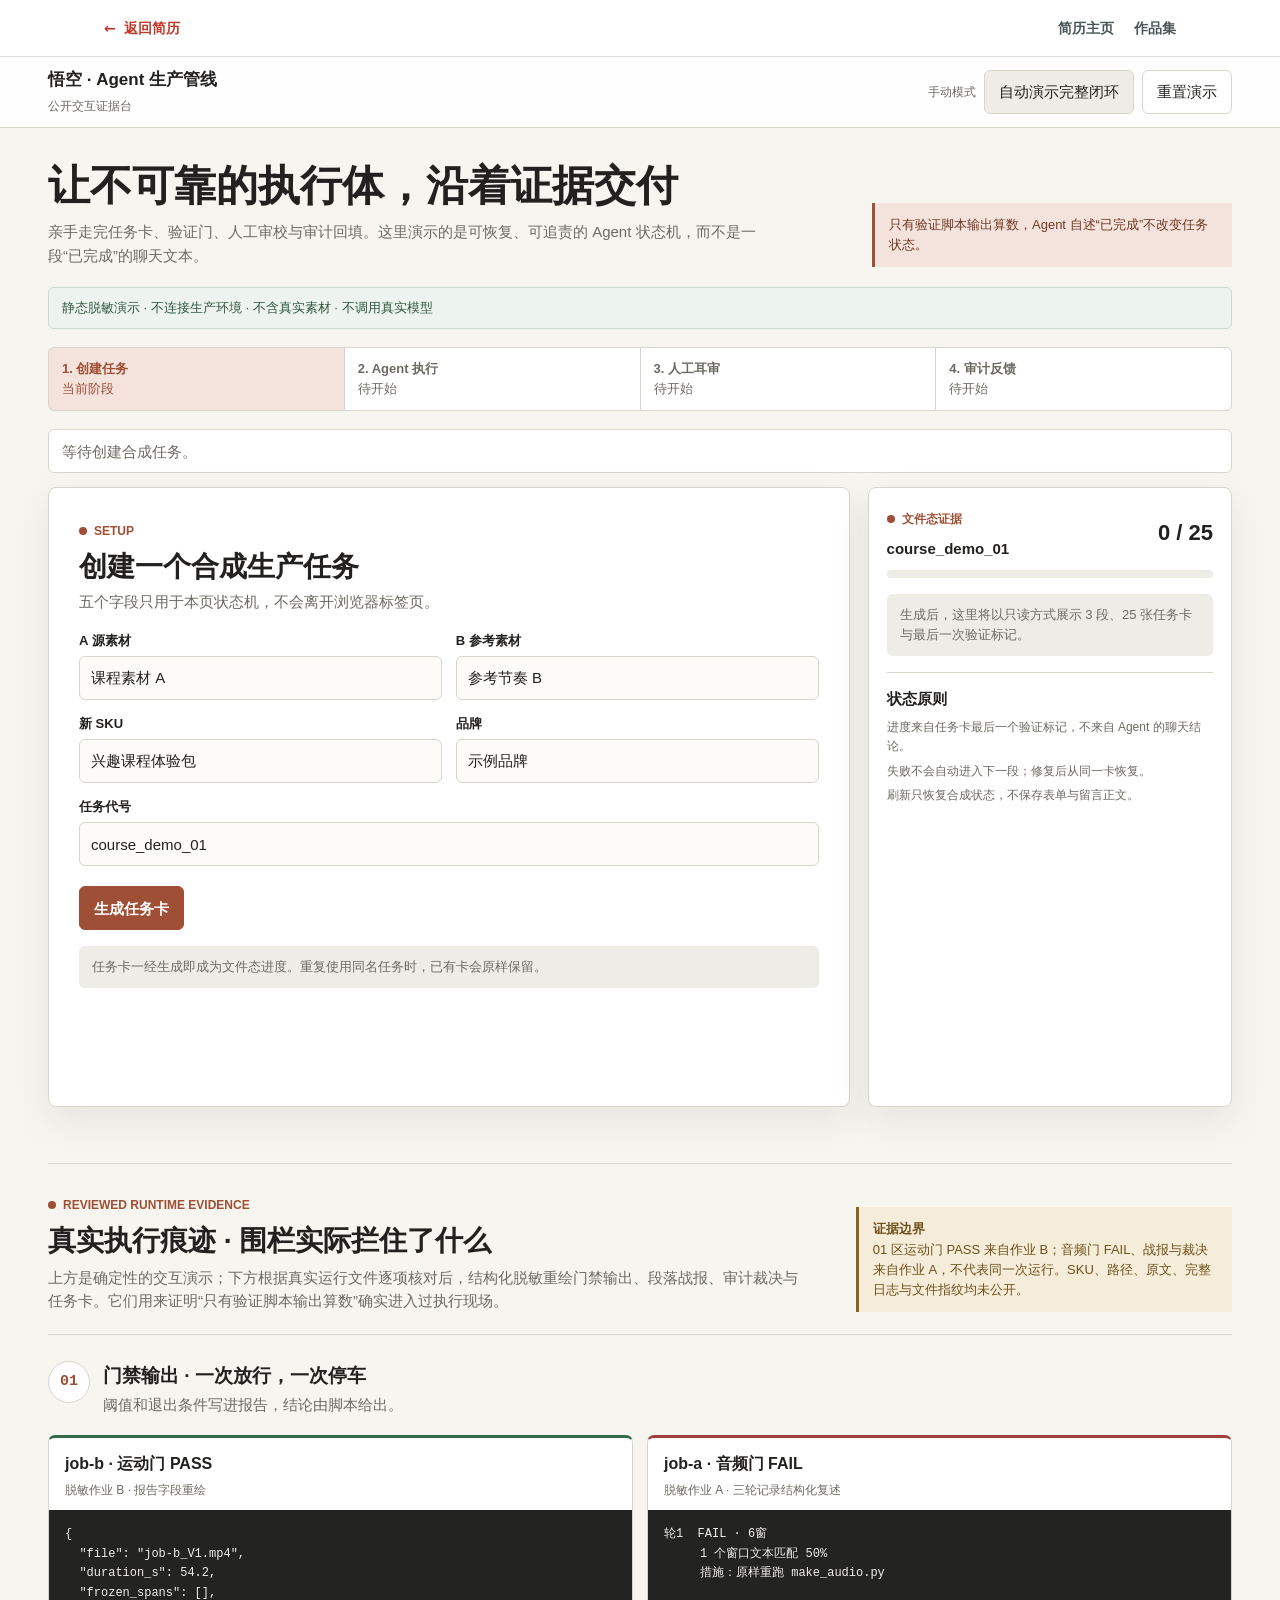
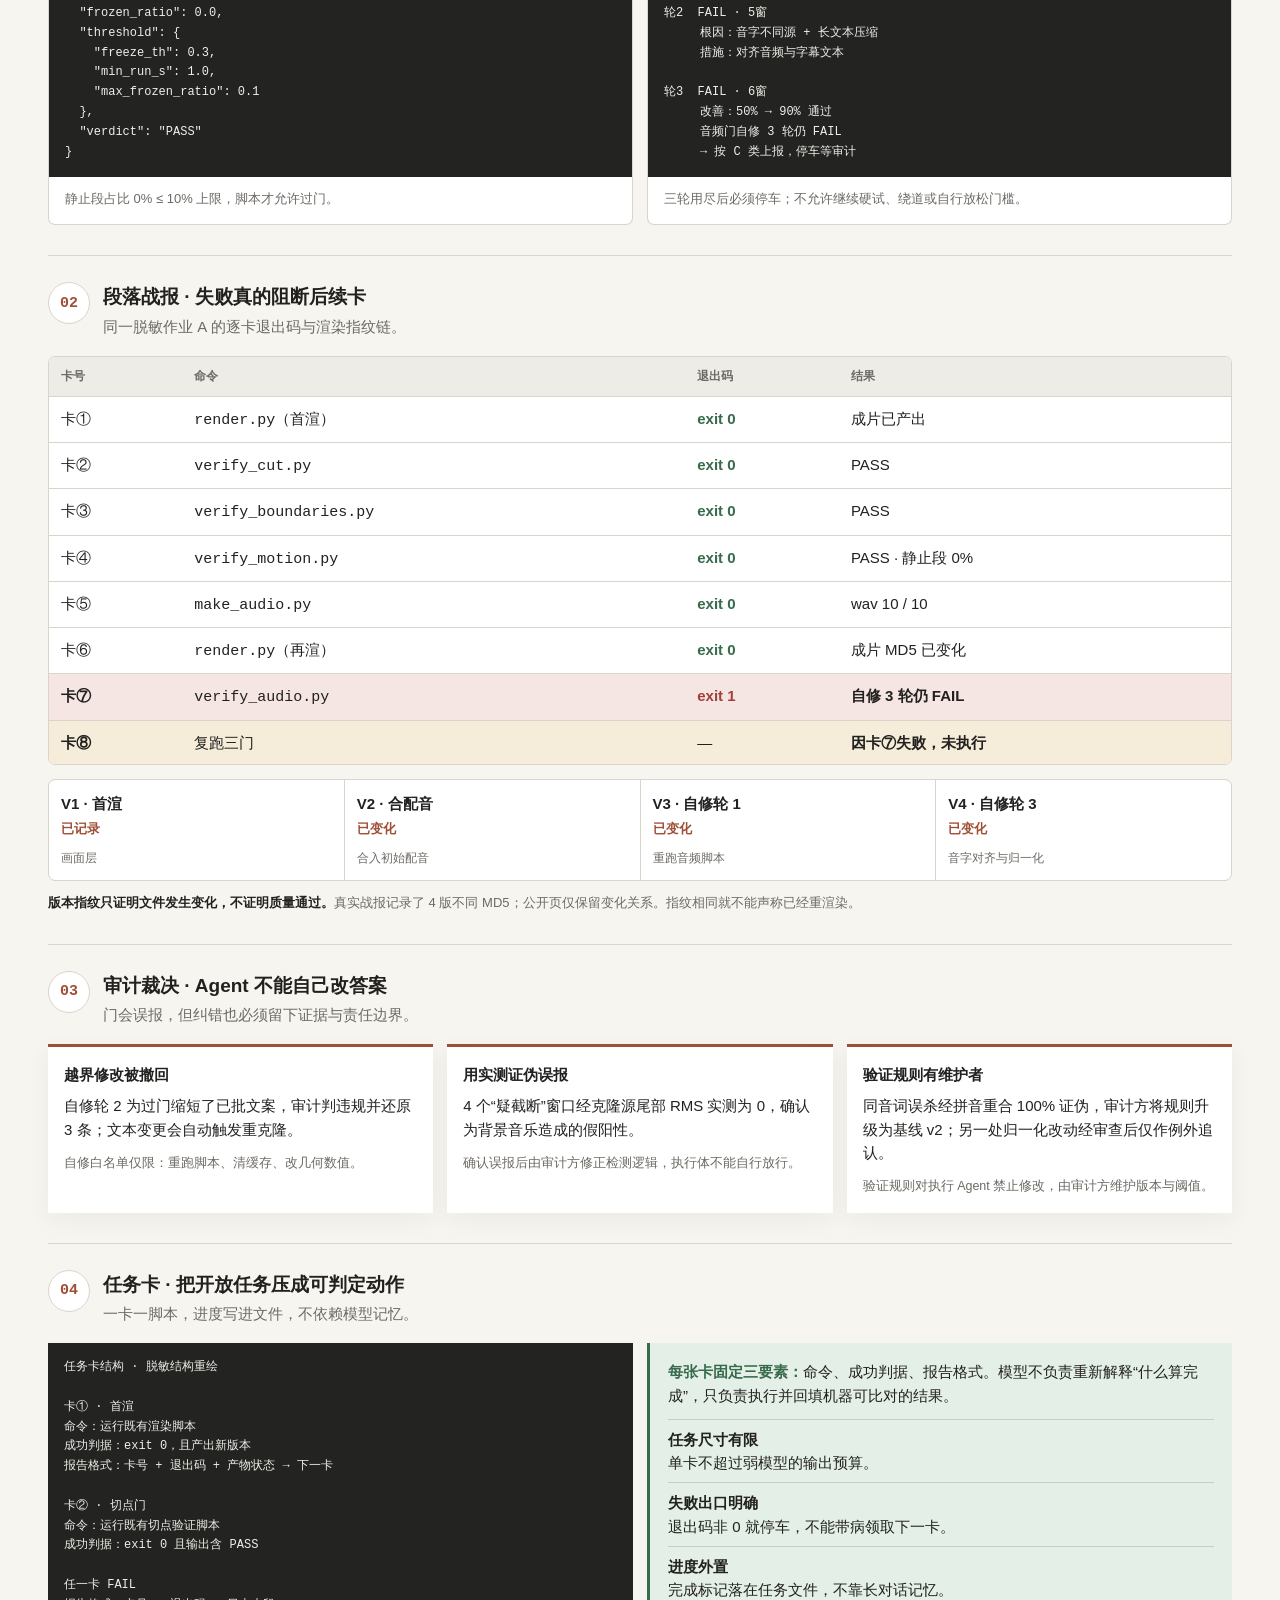
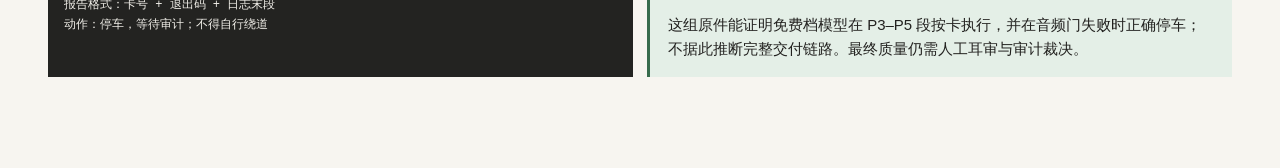
<file: demo-wukong.html>
<!doctype html>
<html lang="zh-CN">
<head>
  <meta charset="utf-8">
  <meta name="viewport" content="width=device-width, initial-scale=1">
  <meta name="description" content="悟空 Agent 生产管线的静态脱敏交互演示">
  <title>悟空 Agent 生产管线交互 Demo</title>
  <style>
    :root {
      --ink: #22211f;
      --muted: #6d6a64;
      --line: #d9d5cc;
      --paper: #f7f5f0;
      --panel: #ffffff;
      --soft: #eeece6;
      --accent: #9f4f35;
      --accent-soft: #f3e3dc;
      --green: #376b4c;
      --green-soft: #e4efe7;
      --red: #a23f3b;
      --red-soft: #f5e5e3;
      --amber: #8a641f;
      --amber-soft: #f5edd9;
      --shadow: 0 14px 38px rgba(38, 35, 30, 0.08);
    }

    * { box-sizing: border-box; }

    html, body { margin: 0; min-width: 0; background: var(--paper); color: var(--ink); }

    body {
      font-family: -apple-system, BlinkMacSystemFont, "PingFang SC", "Microsoft YaHei", sans-serif;
      font-size: 15px;
      line-height: 1.55;
      letter-spacing: 0;
    }

    button, input, textarea { font: inherit; letter-spacing: 0; }

    button {
      min-height: 44px;
      border: 1px solid var(--line);
      border-radius: 6px;
      padding: 9px 14px;
      background: var(--panel);
      color: var(--ink);
      cursor: pointer;
    }

    button:hover:not(:disabled), button:focus-visible {
      border-color: var(--accent);
      outline: 3px solid rgba(159, 79, 53, 0.15);
      outline-offset: 1px;
    }

    button:disabled { cursor: not-allowed; opacity: 0.48; }

    .primary { background: var(--accent); border-color: var(--accent); color: #fff; font-weight: 700; }
    .secondary { background: var(--soft); }

    [data-testid="demo-root"] { width: 100%; min-height: 100vh; overflow-x: clip; }

    .topbar {
      display: flex;
      align-items: center;
      gap: 14px;
      min-height: 68px;
      padding: 10px clamp(14px, 4vw, 48px);
      border-bottom: 1px solid var(--line);
      background: rgba(255, 255, 255, 0.94);
    }

    .brand { min-width: 0; margin-right: auto; }
    .brand strong { display: block; font-size: 17px; }
    .brand span, .mode { color: var(--muted); font-size: 12px; }

    .top-actions { display: flex; align-items: center; gap: 8px; flex-wrap: wrap; justify-content: flex-end; }

    .intro {
      display: grid;
      grid-template-columns: minmax(0, 1fr) auto;
      align-items: end;
      gap: 24px;
      max-width: 1320px;
      margin: 0 auto;
      padding: 34px clamp(14px, 4vw, 48px) 20px;
    }

    h1 { margin: 0; font-size: clamp(26px, 4vw, 42px); line-height: 1.16; }
    .intro p { max-width: 720px; margin: 10px 0 0; color: var(--muted); }

    .proof-line {
      max-width: 360px;
      padding: 12px 14px;
      border-left: 3px solid var(--accent);
      background: var(--accent-soft);
      font-size: 13px;
      color: #713823;
    }

    .privacy {
      max-width: 1320px;
      margin: 0 auto 18px;
      padding: 0 clamp(14px, 4vw, 48px);
    }

    .privacy > div {
      padding: 10px 13px;
      border: 1px solid #cbd9cf;
      border-radius: 6px;
      background: #edf4ef;
      color: #335640;
      font-size: 13px;
    }

    .stages {
      max-width: 1320px;
      margin: 0 auto;
      padding: 0 clamp(14px, 4vw, 48px) 18px;
    }

    .stage-list {
      display: grid;
      grid-template-columns: repeat(4, minmax(0, 1fr));
      gap: 1px;
      margin: 0;
      padding: 0;
      overflow: hidden;
      border: 1px solid var(--line);
      border-radius: 6px;
      background: var(--line);
      list-style: none;
    }

    .stage {
      min-width: 0;
      padding: 11px 13px;
      background: var(--panel);
      color: var(--muted);
      font-size: 13px;
    }

    .stage b { display: block; color: inherit; }
    .stage.active { background: var(--accent-soft); color: var(--accent); }
    .stage.done { background: var(--green-soft); color: var(--green); }

    .status-wrap {
      max-width: 1320px;
      margin: 0 auto 14px;
      padding: 0 clamp(14px, 4vw, 48px);
    }

    .status-live {
      min-height: 44px;
      display: flex;
      align-items: center;
      padding: 9px 13px;
      border: 1px solid var(--line);
      border-radius: 6px;
      background: var(--panel);
      color: var(--muted);
    }

    .workspace {
      display: grid;
      grid-template-columns: minmax(0, 1.65fr) minmax(310px, 0.75fr);
      gap: 18px;
      max-width: 1320px;
      margin: 0 auto;
      padding: 0 clamp(14px, 4vw, 48px) 48px;
      align-items: start;
    }

    .main-panel, .evidence-panel {
      min-width: 0;
      border: 1px solid var(--line);
      border-radius: 8px;
      background: var(--panel);
      box-shadow: var(--shadow);
    }

    .main-panel { min-height: 620px; padding: clamp(18px, 3vw, 30px); }
    .evidence-panel { min-height: 620px; padding: 18px; position: sticky; top: 12px; }

    .panel-kicker {
      display: inline-flex;
      align-items: center;
      gap: 7px;
      margin-bottom: 8px;
      color: var(--accent);
      font-size: 12px;
      font-weight: 800;
      text-transform: uppercase;
    }

    .panel-kicker::before { content: ""; width: 8px; height: 8px; background: currentColor; border-radius: 50%; }

    h2 { margin: 0 0 6px; font-size: clamp(21px, 3vw, 28px); line-height: 1.25; }
    h3 { margin: 0; font-size: 15px; }
    .subtle { margin: 0 0 18px; color: var(--muted); }

    .form-grid { display: grid; grid-template-columns: repeat(2, minmax(0, 1fr)); gap: 14px; }
    .field { min-width: 0; }
    .field.full { grid-column: 1 / -1; }
    .field label { display: block; margin-bottom: 5px; font-size: 13px; font-weight: 700; }

    input[type="text"], textarea {
      width: 100%;
      min-height: 44px;
      border: 1px solid var(--line);
      border-radius: 6px;
      padding: 9px 11px;
      background: #fcfbf8;
      color: var(--ink);
    }

    textarea { min-height: 82px; resize: vertical; }
    input[aria-invalid="true"] { border-color: var(--red); background: var(--red-soft); }

    .actions { display: flex; flex-wrap: wrap; gap: 10px; margin-top: 20px; }
    .note { margin-top: 16px; padding: 11px 13px; border-radius: 6px; background: var(--soft); color: var(--muted); font-size: 13px; }

    .run-summary, .claim, .gate-box, .review-row, .rework-item, .comment-card, .audit-card {
      border: 1px solid var(--line);
      border-radius: 7px;
      background: #fcfbf8;
    }

    .run-summary { display: grid; grid-template-columns: repeat(3, minmax(0, 1fr)); margin: 18px 0; }
    .run-summary > div { padding: 13px; border-right: 1px solid var(--line); }
    .run-summary > div:last-child { border-right: 0; }
    .run-summary strong { display: block; font-size: 18px; }
    .run-summary span { color: var(--muted); font-size: 12px; }

    .claim { margin: 16px 0; padding: 13px; border-left: 4px solid var(--amber); background: var(--amber-soft); }
    .claim strong { color: var(--amber); }

    .gate-box { margin: 16px 0; padding: 16px; border-color: #dfaaa6; background: var(--red-soft); }
    .gate-box.pass { border-color: #a9c5b2; background: var(--green-soft); }
    .gate-head { display: flex; align-items: center; gap: 10px; justify-content: space-between; }
    .mark-fail { color: var(--red); font-weight: 900; }
    .mark-pass { color: var(--green); font-weight: 900; }
    .gate-log { margin: 10px 0 0; padding: 10px; background: rgba(255,255,255,.68); border-radius: 5px; font-family: ui-monospace, SFMono-Regular, Menlo, monospace; font-size: 12px; overflow-wrap: anywhere; }

    .repair-list { display: grid; gap: 8px; margin: 16px 0; }
    .repair-option {
      display: grid;
      grid-template-columns: 24px minmax(0, 1fr);
      gap: 9px;
      align-items: start;
      min-height: 48px;
      padding: 10px 12px;
      border: 1px solid var(--line);
      border-radius: 6px;
      background: #fff;
    }

    .repair-option input { width: 20px; height: 20px; margin: 2px 0 0; }
    .repair-option span { min-width: 0; }
    .repair-option small { display: block; color: var(--muted); }
    .repair-option.blocked { background: var(--soft); color: var(--muted); }

    .gate-history { display: flex; align-items: center; flex-wrap: wrap; gap: 8px; margin: 14px 0; }
    .history-mark { display: inline-flex; align-items: center; min-height: 34px; padding: 5px 9px; border-radius: 5px; font-weight: 800; }
    .history-mark[data-mark="fail"] { background: var(--red-soft); color: var(--red); }
    .history-mark[data-mark="pass"] { background: var(--green-soft); color: var(--green); }

    .review-list, .rework-list { display: grid; gap: 10px; margin-top: 16px; }
    .review-row { display: grid; grid-template-columns: minmax(0, 1fr) auto; gap: 12px; align-items: center; padding: 13px; }
    .review-copy { min-width: 0; }
    .review-copy strong { display: block; }
    .review-copy span { color: var(--muted); font-size: 12px; }
    .segmented { display: grid; grid-template-columns: repeat(2, minmax(72px, 1fr)); gap: 5px; }
    .segmented button[aria-pressed="true"] { border-color: var(--accent); background: var(--accent-soft); color: var(--accent); font-weight: 800; }

    .review-progress { margin-top: 12px; color: var(--muted); font-weight: 700; }
    .rework-item { padding: 13px; }
    .rework-item.frozen { border-color: #b9cabb; background: var(--green-soft); }
    .rework-item.invalidated { border-color: #d7ae77; background: var(--amber-soft); }

    .timeline {
      position: relative;
      height: 148px;
      margin: 18px 0;
      overflow: hidden;
      border: 1px solid #252525;
      border-radius: 7px;
      background: #191919;
      color: #fff;
    }

    .timeline-head { display: flex; justify-content: space-between; padding: 13px; font-size: 12px; color: #c8c8c8; }
    .timeline-track { position: absolute; left: 18px; right: 18px; bottom: 35px; height: 12px; border-radius: 2px; background: linear-gradient(90deg, #735b4e 0 35%, #466a72 35% 63%, #756846 63%); }
    .timeline-tick { position: absolute; left: 61.33%; bottom: 25px; width: 2px; height: 34px; background: #f2d66c; }
    .timeline-tick::after { content: "18.4s"; position: absolute; left: 7px; top: -1px; white-space: nowrap; color: #f2d66c; font-size: 12px; font-weight: 800; }

    .comment-card, .audit-card { margin-top: 14px; padding: 13px; }
    .comment-card .meta { color: var(--accent); font-weight: 800; font-size: 12px; }
    .audit-card.pending { border-color: #d7ae77; background: var(--amber-soft); }
    .audit-card.done { border-color: #a9c5b2; background: var(--green-soft); }
    .resolution { min-height: 24px; margin-top: 10px; padding-top: 9px; border-top: 1px dashed currentColor; color: var(--green); }

    .evidence-head { display: flex; align-items: center; justify-content: space-between; gap: 8px; }
    .progress-number { font-size: 22px; font-weight: 900; font-variant-numeric: tabular-nums; }
    .progress-track { height: 8px; margin: 10px 0 16px; overflow: hidden; border-radius: 4px; background: var(--soft); }
    .progress-track i { display: block; height: 100%; background: var(--accent); transition: width .25s ease; }

    .segments { display: grid; gap: 7px; margin-bottom: 15px; }
    .segment { display: flex; justify-content: space-between; gap: 8px; padding: 8px 10px; border: 1px solid var(--line); border-radius: 5px; font-size: 12px; }
    .segment span { color: var(--muted); }

    .task-grid { display: grid; grid-template-columns: repeat(5, minmax(0, 1fr)); gap: 5px; }
    .task-card { min-width: 0; min-height: 38px; display: grid; place-items: center; padding: 4px; border: 1px solid var(--line); border-radius: 4px; font-size: 11px; text-align: center; background: #fff; }
    .task-card.done { border-color: #aac3b0; background: var(--green-soft); color: var(--green); }
    .task-card.fail { border-color: #dfa5a1; background: var(--red-soft); color: var(--red); font-weight: 800; }
    .task-card.current { border-color: var(--accent); box-shadow: inset 0 0 0 1px var(--accent); }

    .event-log { margin-top: 16px; padding-top: 14px; border-top: 1px solid var(--line); }
    .event-log h3 { margin-bottom: 8px; }
    .event-log p { margin: 6px 0 0; color: var(--muted); font-size: 12px; overflow-wrap: anywhere; }

    .runtime-evidence {
      max-width: 1320px;
      margin: 0 auto;
      padding: 8px clamp(14px, 4vw, 48px) 68px;
    }

    .runtime-heading {
      display: grid;
      grid-template-columns: minmax(0, 1fr) minmax(260px, 0.48fr);
      gap: 24px;
      align-items: end;
      padding: 28px 0 22px;
      border-top: 1px solid var(--line);
    }

    .runtime-heading h2 { max-width: 760px; margin-bottom: 8px; }
    .runtime-heading p { max-width: 760px; margin: 0; color: var(--muted); }

    .provenance-note {
      padding: 12px 14px;
      border-left: 3px solid var(--amber);
      background: var(--amber-soft);
      color: #6e501a;
      font-size: 13px;
    }

    .runtime-section {
      min-width: 0;
      padding: 26px 0 30px;
      border-top: 1px solid var(--line);
    }

    .runtime-section-head {
      display: grid;
      grid-template-columns: 42px minmax(0, 1fr);
      gap: 13px;
      margin-bottom: 18px;
    }

    .runtime-index {
      display: grid;
      place-items: center;
      width: 42px;
      height: 42px;
      border: 1px solid var(--line);
      border-radius: 50%;
      background: var(--panel);
      color: var(--accent);
      font-family: ui-monospace, SFMono-Regular, Menlo, monospace;
      font-weight: 900;
    }

    .runtime-section h3 { margin: 0 0 3px; font-size: 19px; }
    .runtime-section-head p { margin: 0; color: var(--muted); }

    .trace-grid, .contract-grid {
      display: grid;
      grid-template-columns: repeat(2, minmax(0, 1fr));
      gap: 14px;
    }

    .trace-card {
      min-width: 0;
      border: 1px solid var(--line);
      border-radius: 7px;
      background: var(--panel);
      overflow: hidden;
    }

    .trace-card.pass { border-top: 3px solid var(--green); }
    .trace-card.fail { border-top: 3px solid var(--red); }

    .trace-title { padding: 14px 16px 10px; }
    .trace-title strong { display: block; font-size: 16px; }
    .trace-title span { color: var(--muted); font-size: 12px; }

    .runtime-code {
      width: 100%;
      max-width: 100%;
      margin: 0;
      padding: 15px 16px;
      overflow-x: auto;
      background: #232321;
      color: #f0eee8;
      font: 12px/1.65 ui-monospace, SFMono-Regular, Menlo, Consolas, monospace;
      white-space: pre;
      scrollbar-width: thin;
    }

    .trace-caption { margin: 0; padding: 12px 16px 15px; color: var(--muted); font-size: 13px; }

    .runtime-table-wrap {
      max-width: 100%;
      overflow-x: auto;
      border: 1px solid var(--line);
      border-radius: 7px;
      background: var(--panel);
    }

    .runtime-table { width: 100%; min-width: 680px; border-collapse: collapse; }
    .runtime-table th, .runtime-table td { padding: 10px 12px; border-bottom: 1px solid var(--line); text-align: left; vertical-align: top; }
    .runtime-table th { background: var(--soft); color: var(--muted); font-size: 12px; }
    .runtime-table tr:last-child td { border-bottom: 0; }
    .runtime-table .failed-row td { background: var(--red-soft); }
    .runtime-table .blocked-row td { background: var(--amber-soft); }
    .exit-pass { color: var(--green); font-weight: 800; }
    .exit-fail { color: var(--red); font-weight: 800; }

    .fingerprints {
      display: grid;
      grid-template-columns: repeat(4, minmax(0, 1fr));
      gap: 1px;
      margin-top: 14px;
      overflow: hidden;
      border: 1px solid var(--line);
      border-radius: 7px;
      background: var(--line);
    }

    .fingerprint { min-width: 0; padding: 12px; background: var(--panel); }
    .fingerprint b, .fingerprint code { display: block; }
    .fingerprint code { margin: 5px 0; color: var(--accent); font-size: 13px; font-weight: 800; }
    .fingerprint span { color: var(--muted); font-size: 12px; }

    .runtime-footnote { margin: 12px 0 0; color: var(--muted); font-size: 13px; }
    .runtime-footnote strong { color: var(--ink); }

    .ruling-list {
      display: grid;
      grid-template-columns: repeat(3, minmax(0, 1fr));
      gap: 14px;
      margin: 0;
      padding: 0;
      list-style: none;
    }

    .ruling-list li {
      min-width: 0;
      padding: 16px;
      border-top: 3px solid var(--accent);
      background: var(--panel);
      box-shadow: 0 7px 22px rgba(38, 35, 30, 0.05);
    }

    .ruling-list b { display: block; margin-bottom: 8px; }
    .ruling-list p { margin: 0 0 9px; }
    .ruling-list small { color: var(--muted); }

    .contract-copy {
      display: grid;
      align-content: start;
      gap: 12px;
      padding: 17px 18px;
      border-left: 3px solid var(--green);
      background: var(--green-soft);
    }

    .contract-copy p { margin: 0; }
    .contract-copy strong { color: var(--green); }
    .contract-points { display: grid; gap: 8px; margin: 0; padding: 0; list-style: none; }
    .contract-points li { padding-top: 8px; border-top: 1px solid rgba(55, 107, 76, 0.22); }

    @media (max-width: 979px) {
      .workspace { grid-template-columns: minmax(0, 1fr); }
      .evidence-panel { position: static; min-height: 0; }
      .main-panel { min-height: 560px; }
      .intro { grid-template-columns: minmax(0, 1fr); }
      .proof-line { max-width: none; }
      .runtime-heading { grid-template-columns: minmax(0, 1fr); align-items: start; }
      .ruling-list { grid-template-columns: minmax(0, 1fr); }
    }

    @media (max-width: 620px) {
      .topbar { align-items: flex-start; flex-wrap: wrap; }
      .brand { flex: 1 1 100%; }
      .top-actions { width: 100%; justify-content: stretch; }
      .top-actions > * { flex: 1 1 auto; justify-content: center; }
      .stage-list { grid-template-columns: repeat(2, minmax(0, 1fr)); }
      .form-grid, .run-summary { grid-template-columns: minmax(0, 1fr); }
      .field.full { grid-column: auto; }
      .run-summary > div { border-right: 0; border-bottom: 1px solid var(--line); }
      .run-summary > div:last-child { border-bottom: 0; }
      .review-row { grid-template-columns: minmax(0, 1fr); }
      .segmented { width: 100%; }
      .actions > button { flex: 1 1 100%; }
      .task-grid { grid-template-columns: repeat(5, minmax(42px, 1fr)); overflow-x: auto; padding-bottom: 4px; }
      .trace-grid, .contract-grid { grid-template-columns: minmax(0, 1fr); }
      .fingerprints { grid-template-columns: repeat(2, minmax(0, 1fr)); }
      .runtime-section-head { grid-template-columns: 36px minmax(0, 1fr); }
      .runtime-index { width: 36px; height: 36px; }
    }

    @media (prefers-reduced-motion: reduce) {
      *, *::before, *::after { scroll-behavior: auto !important; transition-duration: 0.01ms !important; animation-duration: 0.01ms !important; }
    }
  </style>
  <link rel="stylesheet" href="demo-nav.css">
  <script src="demo-nav.js" defer></script>
</head>
<body>
  <nav class="demo-nav" data-demo-nav data-project="creative" aria-label="Demo 导航">
    <div class="demo-nav__inner">
      <a href="index.html" data-demo-back>返回简历</a>
      <div class="demo-nav__exits"><a href="index.html" data-demo-home>简历主页</a><a href="cases.html" data-demo-cases>作品集</a></div>
    </div>
  </nav>
  <main data-testid="demo-root" data-state="SETUP">
    <header class="topbar">
      <div class="brand">
        <strong>悟空 · Agent 生产管线</strong>
        <span>公开交互证据台</span>
      </div>
      <div class="top-actions">
        <span class="mode" data-testid="mode-status">手动模式</span>
        <button type="button" class="secondary" data-testid="auto-demo" data-action="auto">自动演示完整闭环</button>
        <button type="button" data-testid="reset-demo" data-action="reset">重置演示</button>
      </div>
    </header>

    <section class="intro">
      <div>
        <h1>让不可靠的执行体，沿着证据交付</h1>
        <p>亲手走完任务卡、验证门、人工审校与审计回填。这里演示的是可恢复、可追责的 Agent 状态机，而不是一段“已完成”的聊天文本。</p>
      </div>
      <div class="proof-line">只有验证脚本输出算数，Agent 自述“已完成”不改变任务状态。</div>
    </section>

    <section class="privacy">
      <div data-testid="privacy-note">静态脱敏演示 · 不连接生产环境 · 不含真实素材 · 不调用真实模型</div>
    </section>

    <nav class="stages" aria-label="生产管线阶段">
      <ol class="stage-list" data-testid="stage-list"></ol>
    </nav>

    <div class="status-wrap">
      <div class="status-live" data-testid="status-live" role="status" aria-live="polite">等待创建合成任务。</div>
    </div>

    <div class="workspace">
      <section class="main-panel" data-testid="main-panel"></section>
      <aside class="evidence-panel" data-testid="evidence-panel" aria-label="任务证据"></aside>
    </div>

    <section class="runtime-evidence" data-testid="runtime-evidence" aria-labelledby="runtime-evidence-title">
      <header class="runtime-heading">
        <div>
          <div class="panel-kicker">Reviewed runtime evidence</div>
          <h2 id="runtime-evidence-title">真实执行痕迹 · 围栏实际拦住了什么</h2>
          <p>上方是确定性的交互演示；下方根据真实运行文件逐项核对后，结构化脱敏重绘门禁输出、段落战报、审计裁决与任务卡。它们用来证明“只有验证脚本输出算数”确实进入过执行现场。</p>
        </div>
        <div class="provenance-note"><strong>证据边界</strong><br>01 区运动门 PASS 来自作业 B；音频门 FAIL、战报与裁决来自作业 A，不代表同一次运行。SKU、路径、原文、完整日志与文件指纹均未公开。</div>
      </header>

      <section class="runtime-section" data-testid="gate-proof" aria-labelledby="gate-proof-title">
        <div class="runtime-section-head">
          <span class="runtime-index">01</span>
          <div><h3 id="gate-proof-title">门禁输出 · 一次放行，一次停车</h3><p>阈值和退出条件写进报告，结论由脚本给出。</p></div>
        </div>
        <div class="trace-grid">
          <article class="trace-card pass">
            <div class="trace-title"><strong>job-b · 运动门 PASS</strong><span>脱敏作业 B · 报告字段重绘</span></div>
            <pre class="runtime-code" data-testid="runtime-code"><code>{
  "file": "job-b_V1.mp4",
  "duration_s": 54.2,
  "frozen_spans": [],
  "frozen_ratio": 0.0,
  "threshold": {
    "freeze_th": 0.3,
    "min_run_s": 1.0,
    "max_frozen_ratio": 0.1
  },
  "verdict": "PASS"
}</code></pre>
            <p class="trace-caption">静止段占比 0% ≤ 10% 上限，脚本才允许过门。</p>
          </article>
          <article class="trace-card fail">
            <div class="trace-title"><strong>job-a · 音频门 FAIL</strong><span>脱敏作业 A · 三轮记录结构化复述</span></div>
            <pre class="runtime-code" data-testid="runtime-code"><code>轮1  FAIL · 6窗
     1 个窗口文本匹配 50%
     措施：原样重跑 make_audio.py

轮2  FAIL · 5窗
     根因：音字不同源 + 长文本压缩
     措施：对齐音频与字幕文本

轮3  FAIL · 6窗
     改善：50% → 90% 通过
     音频门自修 3 轮仍 FAIL
     → 按 C 类上报，停车等审计</code></pre>
            <p class="trace-caption">三轮用尽后必须停车；不允许继续硬试、绕道或自行放松门槛。</p>
          </article>
        </div>
      </section>

      <section class="runtime-section" data-testid="run-ledger" aria-labelledby="run-ledger-title">
        <div class="runtime-section-head">
          <span class="runtime-index">02</span>
          <div><h3 id="run-ledger-title">段落战报 · 失败真的阻断后续卡</h3><p>同一脱敏作业 A 的逐卡退出码与渲染指纹链。</p></div>
        </div>
        <div class="runtime-table-wrap">
          <table class="runtime-table">
            <thead><tr><th>卡号</th><th>命令</th><th>退出码</th><th>结果</th></tr></thead>
            <tbody>
              <tr><td>卡①</td><td><code>render.py</code>（首渲）</td><td class="exit-pass">exit 0</td><td>成片已产出</td></tr>
              <tr><td>卡②</td><td><code>verify_cut.py</code></td><td class="exit-pass">exit 0</td><td>PASS</td></tr>
              <tr><td>卡③</td><td><code>verify_boundaries.py</code></td><td class="exit-pass">exit 0</td><td>PASS</td></tr>
              <tr><td>卡④</td><td><code>verify_motion.py</code></td><td class="exit-pass">exit 0</td><td>PASS · 静止段 0%</td></tr>
              <tr><td>卡⑤</td><td><code>make_audio.py</code></td><td class="exit-pass">exit 0</td><td>wav 10 / 10</td></tr>
              <tr><td>卡⑥</td><td><code>render.py</code>（再渲）</td><td class="exit-pass">exit 0</td><td>成片 MD5 已变化</td></tr>
              <tr class="failed-row"><td><strong>卡⑦</strong></td><td><code>verify_audio.py</code></td><td class="exit-fail">exit 1</td><td><strong>自修 3 轮仍 FAIL</strong></td></tr>
              <tr class="blocked-row"><td><strong>卡⑧</strong></td><td>复跑三门</td><td>—</td><td><strong>因卡⑦失败，未执行</strong></td></tr>
            </tbody>
          </table>
        </div>
        <div class="fingerprints" aria-label="版本指纹核对历史">
          <div class="fingerprint"><b>V1 · 首渲</b><code>已记录</code><span>画面层</span></div>
          <div class="fingerprint"><b>V2 · 合配音</b><code>已变化</code><span>合入初始配音</span></div>
          <div class="fingerprint"><b>V3 · 自修轮 1</b><code>已变化</code><span>重跑音频脚本</span></div>
          <div class="fingerprint"><b>V4 · 自修轮 3</b><code>已变化</code><span>音字对齐与归一化</span></div>
        </div>
        <p class="runtime-footnote"><strong>版本指纹只证明文件发生变化，不证明质量通过。</strong>真实战报记录了 4 版不同 MD5；公开页仅保留变化关系。指纹相同就不能声称已经重渲染。</p>
      </section>

      <section class="runtime-section" data-testid="audit-rulings" aria-labelledby="audit-rulings-title">
        <div class="runtime-section-head">
          <span class="runtime-index">03</span>
          <div><h3 id="audit-rulings-title">审计裁决 · Agent 不能自己改答案</h3><p>门会误报，但纠错也必须留下证据与责任边界。</p></div>
        </div>
        <ol class="ruling-list">
          <li><b>越界修改被撤回</b><p>自修轮 2 为过门缩短了已批文案，审计判违规并还原 3 条；文本变更会自动触发重克隆。</p><small>自修白名单仅限：重跑脚本、清缓存、改几何数值。</small></li>
          <li><b>用实测证伪误报</b><p>4 个“疑截断”窗口经克隆源尾部 RMS 实测为 0，确认为背景音乐造成的假阳性。</p><small>确认误报后由审计方修正检测逻辑，执行体不能自行放行。</small></li>
          <li><b>验证规则有维护者</b><p>同音词误杀经拼音重合 100% 证伪，审计方将规则升级为基线 v2；另一处归一化改动经审查后仅作例外追认。</p><small>验证规则对执行 Agent 禁止修改，由审计方维护版本与阈值。</small></li>
        </ol>
      </section>

      <section class="runtime-section" data-testid="task-contract" aria-labelledby="task-contract-title">
        <div class="runtime-section-head">
          <span class="runtime-index">04</span>
          <div><h3 id="task-contract-title">任务卡 · 把开放任务压成可判定动作</h3><p>一卡一脚本，进度写进文件，不依赖模型记忆。</p></div>
        </div>
        <div class="contract-grid">
          <pre class="runtime-code" data-testid="runtime-code"><code>任务卡结构 · 脱敏结构重绘

卡① · 首渲
命令：运行既有渲染脚本
成功判据：exit 0，且产出新版本
报告格式：卡号 + 退出码 + 产物状态 → 下一卡

卡② · 切点门
命令：运行既有切点验证脚本
成功判据：exit 0 且输出含 PASS

任一卡 FAIL
报告格式：卡号 + 退出码 + 日志末段
动作：停车，等待审计；不得自行绕道</code></pre>
          <div class="contract-copy">
            <p><strong>每张卡固定三要素：</strong>命令、成功判据、报告格式。模型不负责重新解释“什么算完成”，只负责执行并回填机器可比对的结果。</p>
            <ul class="contract-points">
              <li><b>任务尺寸有限</b><br>单卡不超过弱模型的输出预算。</li>
              <li><b>失败出口明确</b><br>退出码非 0 就停车，不能带病领取下一卡。</li>
              <li><b>进度外置</b><br>完成标记落在任务文件，不靠长对话记忆。</li>
            </ul>
            <p>这组原件能证明免费档模型在 P3–P5 段按卡执行，并在音频门失败时正确停车；不据此推断完整交付链路。最终质量仍需人工耳审与审计裁决。</p>
          </div>
        </div>
      </section>
    </section>
  </main>

  <script>
    (() => {
      'use strict';

      const STORAGE_KEY = 'wukong-demo-state';
      const VALID_STATES = new Set([
        'SETUP', 'RUNNING', 'GATE_FAILED', 'GATE_RECOVERED', 'REVIEW',
        'REWORK', 'COMMENTS', 'AUDIT_PENDING', 'COMPLETE'
      ]);
      const NEXT = {
        SETUP: 'RUNNING',
        RUNNING: 'GATE_FAILED',
        GATE_FAILED: 'GATE_RECOVERED',
        GATE_RECOVERED: 'REVIEW',
        REVIEW: ['REWORK', 'COMMENTS'],
        REWORK: 'COMMENTS',
        COMMENTS: 'AUDIT_PENDING',
        AUDIT_PENDING: 'COMPLETE'
      };
      const PROGRESS = {
        SETUP: 0,
        RUNNING: 0,
        GATE_FAILED: 11,
        GATE_RECOVERED: 12,
        REVIEW: 18,
        REWORK: 21,
        COMMENTS: 23,
        AUDIT_PENDING: 24,
        COMPLETE: 25
      };
      const STAGES = [
        ['创建任务', ['SETUP']],
        ['Agent 执行', ['RUNNING', 'GATE_FAILED', 'GATE_RECOVERED']],
        ['人工耳审', ['REVIEW', 'REWORK']],
        ['审计反馈', ['COMMENTS', 'AUDIT_PENDING', 'COMPLETE']]
      ];
      const SEGMENTS = [
        ['①', '解构填表', 8],
        ['②', '渲染过门', 9],
        ['③', '耳审交付', 8]
      ];
      const REVIEW_TEXT = [
        '课程亮点已经整理好了，点击下方即可查看。',
        '现在领取体验名额，还能获得一份入门资料。',
        '提交后由课程顾问为你解答具体问题。'
      ];
      const DEFAULT_COMMENT = Object.freeze({
        time: '18.4s',
        kind: '音频',
        text: '这一句口播偏快，停顿再留半拍'
      });

      function initialModel() {
        return {
          state: 'SETUP',
          reviewChoices: [null, null, null],
          repair: 'clear-cache'
        };
      }

      function restoreModel() {
        try {
          const raw = sessionStorage.getItem(STORAGE_KEY);
          if (!raw) return initialModel();
          const saved = JSON.parse(raw);
          if (!VALID_STATES.has(saved.state)) throw new Error('invalid state');
          return {
            state: saved.state,
            reviewChoices: Array.isArray(saved.reviewChoices) ? saved.reviewChoices.slice(0, 3) : [null, null, null],
            repair: ['rerun', 'clear-cache', 'geometry'].includes(saved.repair) ? saved.repair : 'clear-cache'
          };
        } catch (error) {
          sessionStorage.removeItem(STORAGE_KEY);
          return initialModel();
        }
      }

      let model = restoreModel();
      let liveMessage = model.state === 'SETUP' ? '等待创建合成任务。' : '已从本标签页的演示断点恢复。';
      let draftComment = null;
      let submittedComment = null;
      let autoActive = false;
      let takeover = false;
      let timers = [];

      const root = document.querySelector('[data-testid="demo-root"]');
      const main = document.querySelector('[data-testid="main-panel"]');
      const evidence = document.querySelector('[data-testid="evidence-panel"]');
      const live = document.querySelector('[data-testid="status-live"]');
      const mode = document.querySelector('[data-testid="mode-status"]');
      const stageList = document.querySelector('[data-testid="stage-list"]');

      function saveModel() {
        if (model.state === 'SETUP') return;
        sessionStorage.setItem(STORAGE_KEY, JSON.stringify({
          state: model.state,
          reviewChoices: model.reviewChoices,
          repair: model.repair
        }));
      }

      function progress() { return PROGRESS[model.state] || 0; }

      function setMessage(message) {
        liveMessage = message;
        live.textContent = message;
      }

      function transition(next, message) {
        const allowed = NEXT[model.state];
        if (Array.isArray(allowed) ? !allowed.includes(next) : allowed !== next) return false;
        model.state = next;
        if (message) liveMessage = message;
        saveModel();
        render();
        return true;
      }

      function phaseIndex() {
        return STAGES.findIndex(([, states]) => states.includes(model.state));
      }

      function renderStages() {
        const active = phaseIndex();
        stageList.innerHTML = STAGES.map(([name], index) => {
          const cls = index < active ? 'stage done' : index === active ? 'stage active' : 'stage';
          const label = index < active ? '已完成' : index === active ? '当前阶段' : '待开始';
          return `<li class="${cls}"><b>${index + 1}. ${name}</b><span>${label}</span></li>`;
        }).join('');
      }

      function segmentStatus(segmentIndex) {
        const p = progress();
        const starts = [0, 8, 17];
        const size = SEGMENTS[segmentIndex][2];
        const done = Math.max(0, Math.min(size, p - starts[segmentIndex]));
        if (model.state === 'GATE_FAILED' && segmentIndex === 1) return `${done}/${size} · 已停车`;
        return `${done}/${size}`;
      }

      function taskStatus(index) {
        const card = index + 1;
        if (model.state === 'GATE_FAILED' && card === 12) return 'fail';
        if (card <= progress()) return 'done';
        if (card === progress() + 1 && model.state !== 'SETUP') return 'current';
        return '';
      }

      function taskLabel(index) {
        const card = index + 1;
        if (card === 12) return '音频缓存门';
        return `卡 ${String(card).padStart(2, '0')}`;
      }

      function renderEvidence() {
        const p = progress();
        const hasTask = model.state !== 'SETUP';
        evidence.innerHTML = `
          <div class="evidence-head">
            <div><div class="panel-kicker">文件态证据</div><h3>course_demo_01</h3></div>
            <div class="progress-number" data-testid="progress-summary">${p} / 25</div>
          </div>
          <div class="progress-track" aria-label="任务完成进度"><i style="width:${p * 4}%"></i></div>
          ${hasTask ? `
            <div class="segments">
              ${SEGMENTS.map((segment, index) => `
                <div class="segment" data-testid="segment"><b>${segment[0]} ${segment[1]}</b><span>${segmentStatus(index)}</span></div>
              `).join('')}
            </div>
            <div class="task-grid" aria-label="25 张任务卡">
              ${Array.from({ length: 25 }, (_, index) => `
                <div class="task-card ${taskStatus(index)}" data-testid="task-card">${taskLabel(index)}</div>
              `).join('')}
            </div>
          ` : '<div class="note">生成后，这里将以只读方式展示 3 段、25 张任务卡与最后一次验证标记。</div>'}
          <div class="event-log">
            <h3>状态原则</h3>
            <p>进度来自任务卡最后一个验证标记，不来自 Agent 的聊天结论。</p>
            <p>失败不会自动进入下一段；修复后从同一卡恢复。</p>
            <p>刷新只恢复合成状态，不保存表单与留言正文。</p>
          </div>
        `;
      }

      function renderSetup() {
        return `
          <div class="panel-kicker">Setup</div>
          <h2>创建一个合成生产任务</h2>
          <p class="subtle">五个字段只用于本页状态机，不会离开浏览器标签页。</p>
          <div class="form-grid">
            <div class="field"><label for="source-a">A 源素材</label><input id="source-a" data-testid="source-a" type="text" value="课程素材 A"></div>
            <div class="field"><label for="reference-b">B 参考素材</label><input id="reference-b" data-testid="reference-b" type="text" value="参考节奏 B"></div>
            <div class="field"><label for="sku">新 SKU</label><input id="sku" data-testid="sku" type="text" value="兴趣课程体验包"></div>
            <div class="field"><label for="brand">品牌</label><input id="brand" data-testid="brand" type="text" value="示例品牌"></div>
            <div class="field full"><label for="job">任务代号</label><input id="job" data-testid="job" type="text" value="course_demo_01"></div>
          </div>
          <div class="actions"><button class="primary" type="button" data-testid="generate-task" data-action="generate">生成任务卡</button></div>
          <div class="note">任务卡一经生成即成为文件态进度。重复使用同名任务时，已有卡会原样保留。</div>
        `;
      }

      function renderRunning() {
        return `
          <div class="panel-kicker">Agent execution</div>
          <h2>任务卡已生成，等待执行</h2>
          <p class="subtle">执行体一次只处理一张卡，每张卡都写明命令、成功判据和报告格式。</p>
          <div class="run-summary">
            <div><strong>3 段</strong><span>解构 / 渲染 / 交付</span></div>
            <div><strong>25 张</strong><span>一卡一脚本</span></div>
            <div><strong>0 / 25</strong><span>当前完成</span></div>
          </div>
          <div class="note" data-testid="existing-job-note"><strong>同名任务不会覆盖既有卡。</strong> 断连或换模型后，从卡文件的最后标记继续。</div>
          <div class="actions"><button class="primary" type="button" data-testid="run-to-gate" data-action="run-gate">运行至下一质检门</button></div>
        `;
      }

      function gateHistory() {
        return `
          <div class="gate-history" data-testid="gate-history">
            <span class="history-mark" data-mark="fail">FAIL · 首次验证</span>
            ${model.state === 'GATE_RECOVERED' ? '<span aria-hidden="true">→</span><span class="history-mark" data-mark="pass">PASS · 原样重跑</span>' : ''}
          </div>
        `;
      }

      function renderGateFailed() {
        return `
          <div class="panel-kicker">Gate failed</div>
          <h2>验证失败，流程已停车</h2>
          <div class="claim" data-testid="agent-claim"><strong>Agent 自述：“任务已完成。”</strong><br>自述无效：文件态证据仍为失败，进度保持 11 / 25。</div>
          <div class="gate-box" data-testid="gate-evidence">
            <div class="gate-head"><h3>卡 12 · 音频缓存门</h3><span class="mark-fail">FAIL</span></div>
            <div class="gate-log">缓存指纹与当前合成文案不一致 · 拒绝进入人工耳审</div>
          </div>
          ${gateHistory()}
          <h3>选择一项自修白名单动作</h3>
          <div class="repair-list">
            <label class="repair-option"><input type="radio" name="repair" value="rerun" data-testid="repair-rerun" ${model.repair === 'rerun' ? 'checked' : ''}><span><b>重跑脚本</b><small>不改变输入与验证规则</small></span></label>
            <label class="repair-option"><input type="radio" name="repair" value="clear-cache" data-testid="repair-clear-cache" ${model.repair === 'clear-cache' ? 'checked' : ''}><span><b>清缓存并原样重跑</b><small>本次演示的允许路径</small></span></label>
            <label class="repair-option"><input type="radio" name="repair" value="geometry" data-testid="repair-geometry" ${model.repair === 'geometry' ? 'checked' : ''}><span><b>调整几何数值</b><small>仅用于位置、尺寸与边界参数</small></span></label>
            <label class="repair-option blocked"><input type="radio" name="repair" value="modify-gate" data-testid="repair-modify-gate" disabled><span><b>修改门脚本</b><small data-testid="repair-modify-gate-note">验证规则不可由执行 Agent 改写</small></span></label>
          </div>
          <div class="actions">
            <button class="primary" type="button" data-testid="apply-repair" data-action="apply-repair">执行白名单修复</button>
            <button type="button" data-testid="continue-review" disabled>进入人工耳审</button>
          </div>
        `;
      }

      function renderGateRecovered() {
        return `
          <div class="panel-kicker">Gate recovered</div>
          <h2>同一卡已由失败恢复为通过</h2>
          <p class="subtle">清除旧缓存后原样重跑；验证规则和已批内容均未修改。</p>
          <div class="gate-box pass" data-testid="gate-evidence">
            <div class="gate-head"><h3>卡 12 · 音频缓存门</h3><span class="mark-pass">PASS</span></div>
            <div class="gate-log">新缓存指纹与合成文案一致 · 允许进入人工耳审</div>
          </div>
          ${gateHistory()}
          <div class="actions"><button class="primary" type="button" data-testid="continue-review" data-action="continue-review">进入人工耳审</button></div>
        `;
      }

      function renderReview() {
        const judged = model.reviewChoices.filter(Boolean).length;
        return `
          <div class="panel-kicker">Human review</div>
          <h2>人工耳审契约</h2>
          <p class="subtle">逐条判断内容、结尾与节奏。全部完成前，结果契约不能提交。</p>
          <div class="review-progress" data-testid="review-progress">耳审 ${judged} / 3 已判</div>
          <div class="review-list">
            ${REVIEW_TEXT.map((text, index) => {
              const value = model.reviewChoices[index];
              return `
                <div class="review-row" data-testid="review-item" data-review-index="${index + 1}">
                  <div class="review-copy"><strong>${index + 1}. ${text}</strong><span>合成语音片段 · 无真人声音</span></div>
                  <div class="segmented" aria-label="第 ${index + 1} 条判定">
                    <button type="button" data-action="review-choice" data-index="${index}" data-choice="pass" aria-pressed="${value === 'pass'}">通过</button>
                    <button type="button" data-action="review-choice" data-index="${index}" data-choice="redo" aria-pressed="${value === 'redo'}">重做</button>
                  </div>
                </div>
              `;
            }).join('')}
          </div>
          <div class="actions"><button class="primary" type="button" data-testid="review-submit" data-action="submit-review" ${judged === 3 ? '' : 'disabled'}>提交人工判定</button></div>
        `;
      }

      function renderRework() {
        const redoIndexes = model.reviewChoices
          .map((choice, index) => choice === 'redo' ? index : -1)
          .filter(index => index >= 0);
        const redoLabel = redoIndexes.map(index => index + 1).join('、');
        const summary = redoIndexes.length === 1
          ? `仅第 ${redoLabel} 条缓存失效`
          : `第 ${redoLabel} 条缓存失效`;
        return `
          <div class="panel-kicker">Scoped rework</div>
          <h2>局部重做，不覆盖已通过内容</h2>
          <p class="subtle" data-testid="rework-summary"><strong>${summary}</strong>；已通过内容保持冻结。</p>
          <div class="rework-list">
            ${model.reviewChoices.map((choice, index) => choice === 'redo' ? `
              <div class="rework-item invalidated" data-testid="invalidated-review-item" data-review-index="${index + 1}"><strong>第 ${index + 1} 条 · 缓存已失效</strong><br>只重做这一句并重新运行音频门。</div>
            ` : `
              <div class="rework-item frozen" data-testid="frozen-review-item"><strong>第 ${index + 1} 条 · 已冻结</strong><br>通过内容不会参与下一轮生成。</div>
            `).join('')}
          </div>
          <div class="actions"><button class="primary" type="button" data-testid="run-rework" data-action="run-rework">局部重做并重新过门</button></div>
        `;
      }

      function commentCard(comment, testId) {
        const card = document.createElement('div');
        card.className = 'comment-card';
        if (testId) card.dataset.testid = testId;

        const meta = document.createElement('div');
        meta.className = 'meta';
        meta.textContent = `${comment.time} · ${comment.kind}`;
        card.append(meta, document.createTextNode(comment.text));
        return card;
      }

      function renderComments() {
        return `
          <div class="panel-kicker">Timestamped feedback</div>
          <h2>按秒留言，先交审计者翻译</h2>
          <p class="subtle">合成时间轴代表 30 秒成片，不加载任何真实媒体。</p>
          <div class="timeline" data-testid="synthetic-timeline" role="img" aria-label="30 秒合成成片时间轴，当前位于 18.4 秒">
            <div class="timeline-head"><span>合成成片</span><span>00:30.0</span></div>
            <div class="timeline-track"></div><div class="timeline-tick"></div>
          </div>
          <div class="form-grid">
            <div class="field"><label for="comment-time">时间点</label><input id="comment-time" data-testid="comment-time" type="text" value="18.4s" readonly></div>
            <div class="field"><label for="comment-kind">类型</label><input id="comment-kind" type="text" value="音频" readonly></div>
            <div class="field full"><label for="comment-text">留言</label><textarea id="comment-text" data-testid="comment-text">${DEFAULT_COMMENT.text}</textarea></div>
          </div>
          <div class="actions"><button type="button" data-testid="add-comment" data-action="add-comment">加入本批</button></div>
          ${draftComment ? `
            <div data-testid="comment-draft-slot"></div>
            <div class="actions"><button class="primary" type="button" data-testid="submit-comments" data-action="submit-comments">提交给审计者</button></div>
          ` : '<div class="note">留言只进入待审计队列，不会直接变成执行指令。</div>'}
        `;
      }

      function renderAuditPending() {
        return `
          <div class="panel-kicker">Audit pending</div>
          <h2>自由文本正在等待翻译</h2>
          <div class="audit-card pending" data-testid="audit-status"><strong>等待审计</strong><br>留言不会直接发给执行 Agent；审计者需先把自然语言翻译成确定动作。</div>
          <div data-testid="submitted-comment-slot"></div>
          <div class="resolution" data-testid="audit-resolution"></div>
          <div class="actions"><button class="primary" type="button" data-testid="audit-backfill" data-action="audit-backfill">模拟审计回填</button></div>
        `;
      }

      function renderComplete() {
        const redoCount = model.reviewChoices.filter(choice => choice === 'redo').length;
        return `
          <div class="panel-kicker">Complete</div>
          <h2>交付闭环完成</h2>
          <div class="audit-card done"><strong>审计动作已回填并执行</strong><br>留言先被翻译为确定动作，再由执行体按门重跑。</div>
          <div class="resolution" data-testid="audit-resolution">拉长该句 0.4 秒并重跑音频门</div>
          <div class="run-summary">
            <div><strong>25 / 25</strong><span>任务卡完成</span></div>
            <div><strong>8 道</strong><span>核心自动门</span></div>
            <div><strong>${redoCount} 条</strong><span>局部返工</span></div>
          </div>
          <div class="note">这次完成由任务卡、验证结果、人工契约和审计回填共同证明。</div>
        `;
      }

      const VIEW = {
        SETUP: renderSetup,
        RUNNING: renderRunning,
        GATE_FAILED: renderGateFailed,
        GATE_RECOVERED: renderGateRecovered,
        REVIEW: renderReview,
        REWORK: renderRework,
        COMMENTS: renderComments,
        AUDIT_PENDING: renderAuditPending,
        COMPLETE: renderComplete
      };

      function render() {
        root.dataset.state = model.state;
        mode.textContent = autoActive ? '自动演示' : takeover ? '手动接管' : '手动模式';
        live.textContent = liveMessage;
        renderStages();
        main.innerHTML = VIEW[model.state]();
        const draftSlot = main.querySelector('[data-testid="comment-draft-slot"]');
        if (draftSlot && draftComment) draftSlot.replaceWith(commentCard(draftComment, 'comment-draft'));
        const submittedSlot = main.querySelector('[data-testid="submitted-comment-slot"]');
        if (submittedSlot) submittedSlot.replaceWith(commentCard(submittedComment || DEFAULT_COMMENT, 'submitted-comment'));
        renderEvidence();
      }

      function readSetupFields() {
        return ['source-a', 'reference-b', 'sku', 'brand', 'job'].map(id => document.querySelector(`[data-testid="${id}"]`));
      }

      function validateSetup() {
        const fields = readSetupFields();
        const missing = fields.filter(field => !field.value.trim());
        fields.forEach(field => field.setAttribute('aria-invalid', String(missing.includes(field))));
        if (missing.length) {
          setMessage('五个字段均为必填，请补齐后再生成任务卡。');
          missing[0].focus();
          return false;
        }
        return true;
      }

      function clearTimers() {
        timers.forEach(timer => clearTimeout(timer));
        timers = [];
      }

      function stopAutoForUser() {
        if (!autoActive) return;
        clearTimers();
        autoActive = false;
        takeover = true;
        liveMessage = '已停止自动编排，保留当前状态并交还用户。';
        render();
      }

      function resetDemo() {
        clearTimers();
        autoActive = false;
        takeover = false;
        draftComment = null;
        submittedComment = null;
        model = initialModel();
        sessionStorage.removeItem(STORAGE_KEY);
        liveMessage = '演示已重置，等待创建合成任务。';
        render();
      }

      function autoDelay() {
        return matchMedia('(prefers-reduced-motion: reduce)').matches ? 280 : 700;
      }

      function startAuto() {
        resetDemo();
        autoActive = true;
        takeover = false;
        transition('RUNNING', '自动演示已创建 25 张任务卡。');
        const steps = [
          () => transition('GATE_FAILED', '音频缓存门 FAIL，流程已停车。'),
          () => transition('GATE_RECOVERED', '清缓存并原样重跑，同一卡恢复为 PASS。'),
          () => transition('REVIEW', '进入三条人工耳审契约。'),
          () => { model.reviewChoices = ['pass', 'redo', 'pass']; transition('REWORK', '仅第 2 条进入局部重做。'); },
          () => transition('COMMENTS', '局部重做已重新过门，进入按秒留言。'),
          () => { submittedComment = { ...DEFAULT_COMMENT }; transition('AUDIT_PENDING', '留言已提交，等待审计者翻译。'); },
          () => { transition('COMPLETE', '审计动作已回填，25 / 25 完成。'); autoActive = false; render(); }
        ];
        let index = 0;
        const advance = () => {
          if (!autoActive || index >= steps.length) return;
          steps[index++]();
          if (index < steps.length && autoActive) timers.push(setTimeout(advance, autoDelay()));
        };
        timers.push(setTimeout(advance, autoDelay()));
      }

      root.addEventListener('click', event => {
        const control = event.target.closest('[data-action]');
        if (!control || control.disabled) return;
        const action = control.dataset.action;

        if (action === 'reset') { resetDemo(); return; }
        if (action === 'auto') { startAuto(); return; }
        if (action === 'generate') {
          if (!validateSetup()) return;
          transition('RUNNING', '已生成 3 段、25 张任务卡；等待执行。');
          return;
        }
        if (action === 'run-gate') {
          transition('GATE_FAILED', '音频缓存门 FAIL，流程已停车。');
          return;
        }
        if (action === 'apply-repair') {
          const selected = document.querySelector('input[name="repair"]:checked');
          if (!selected || selected.disabled) { setMessage('请选择一项允许的自修动作。'); return; }
          model.repair = selected.value;
          saveModel();
          if (selected.value === 'clear-cache') {
            transition('GATE_RECOVERED', '清缓存并原样重跑：同一卡最后标记已由 FAIL 变为 PASS。');
          } else if (selected.value === 'rerun') {
            setMessage('已重跑脚本，但缓存指纹仍不一致；流程继续停车。');
          } else {
            setMessage('几何数值修复不适用于音频缓存门；流程继续停车。');
          }
          return;
        }
        if (action === 'continue-review') {
          transition('REVIEW', '进入人工耳审；全部判定完成前不能提交。');
          return;
        }
        if (action === 'review-choice') {
          const index = Number(control.dataset.index);
          const choice = control.dataset.choice;
          model.reviewChoices[index] = choice;
          saveModel();
          liveMessage = `已完成 ${model.reviewChoices.filter(Boolean).length} / 3 条耳审判定。`;
          render();
          main.querySelector(`[data-action="review-choice"][data-index="${index}"][data-choice="${choice}"]`)?.focus({ preventScroll: true });
          return;
        }
        if (action === 'submit-review') {
          if (model.reviewChoices.filter(Boolean).length !== 3) return;
          const redoIndexes = model.reviewChoices
            .map((choice, index) => choice === 'redo' ? index + 1 : null)
            .filter(Boolean);
          if (!redoIndexes.length) {
            transition('COMMENTS', '人工耳审全部通过，无需局部返工。');
          } else {
            transition('REWORK', `已写回人工契约：第 ${redoIndexes.join('、')} 条需要重做。`);
          }
          return;
        }
        if (action === 'run-rework') {
          const redoLabel = model.reviewChoices
            .map((choice, index) => choice === 'redo' ? index + 1 : null)
            .filter(Boolean)
            .join('、');
          transition('COMMENTS', `第 ${redoLabel} 条已局部重做并重新过门，冻结项未改动。`);
          return;
        }
        if (action === 'add-comment') {
          const text = document.querySelector('[data-testid="comment-text"]').value.trim();
          if (!text) { setMessage('请先填写留言内容。'); return; }
          draftComment = { time: '18.4s', kind: '音频', text };
          liveMessage = '留言已加入本批，尚未提交给审计者。';
          render();
          return;
        }
        if (action === 'submit-comments') {
          if (!draftComment) return;
          submittedComment = { ...draftComment };
          draftComment = null;
          transition('AUDIT_PENDING', '留言已进入等待审计状态，不会直接发给执行 Agent。');
          return;
        }
        if (action === 'audit-backfill') {
          transition('COMPLETE', '审计动作已回填并重新过门，交付闭环完成。');
        }
      });

      document.addEventListener('pointerdown', event => {
        if (autoActive && event.isTrusted) stopAutoForUser();
      }, true);
      document.addEventListener('keydown', event => {
        if (autoActive && event.isTrusted) stopAutoForUser();
      }, true);

      render();
    })();
  </script>
</body>
</html>
</file>
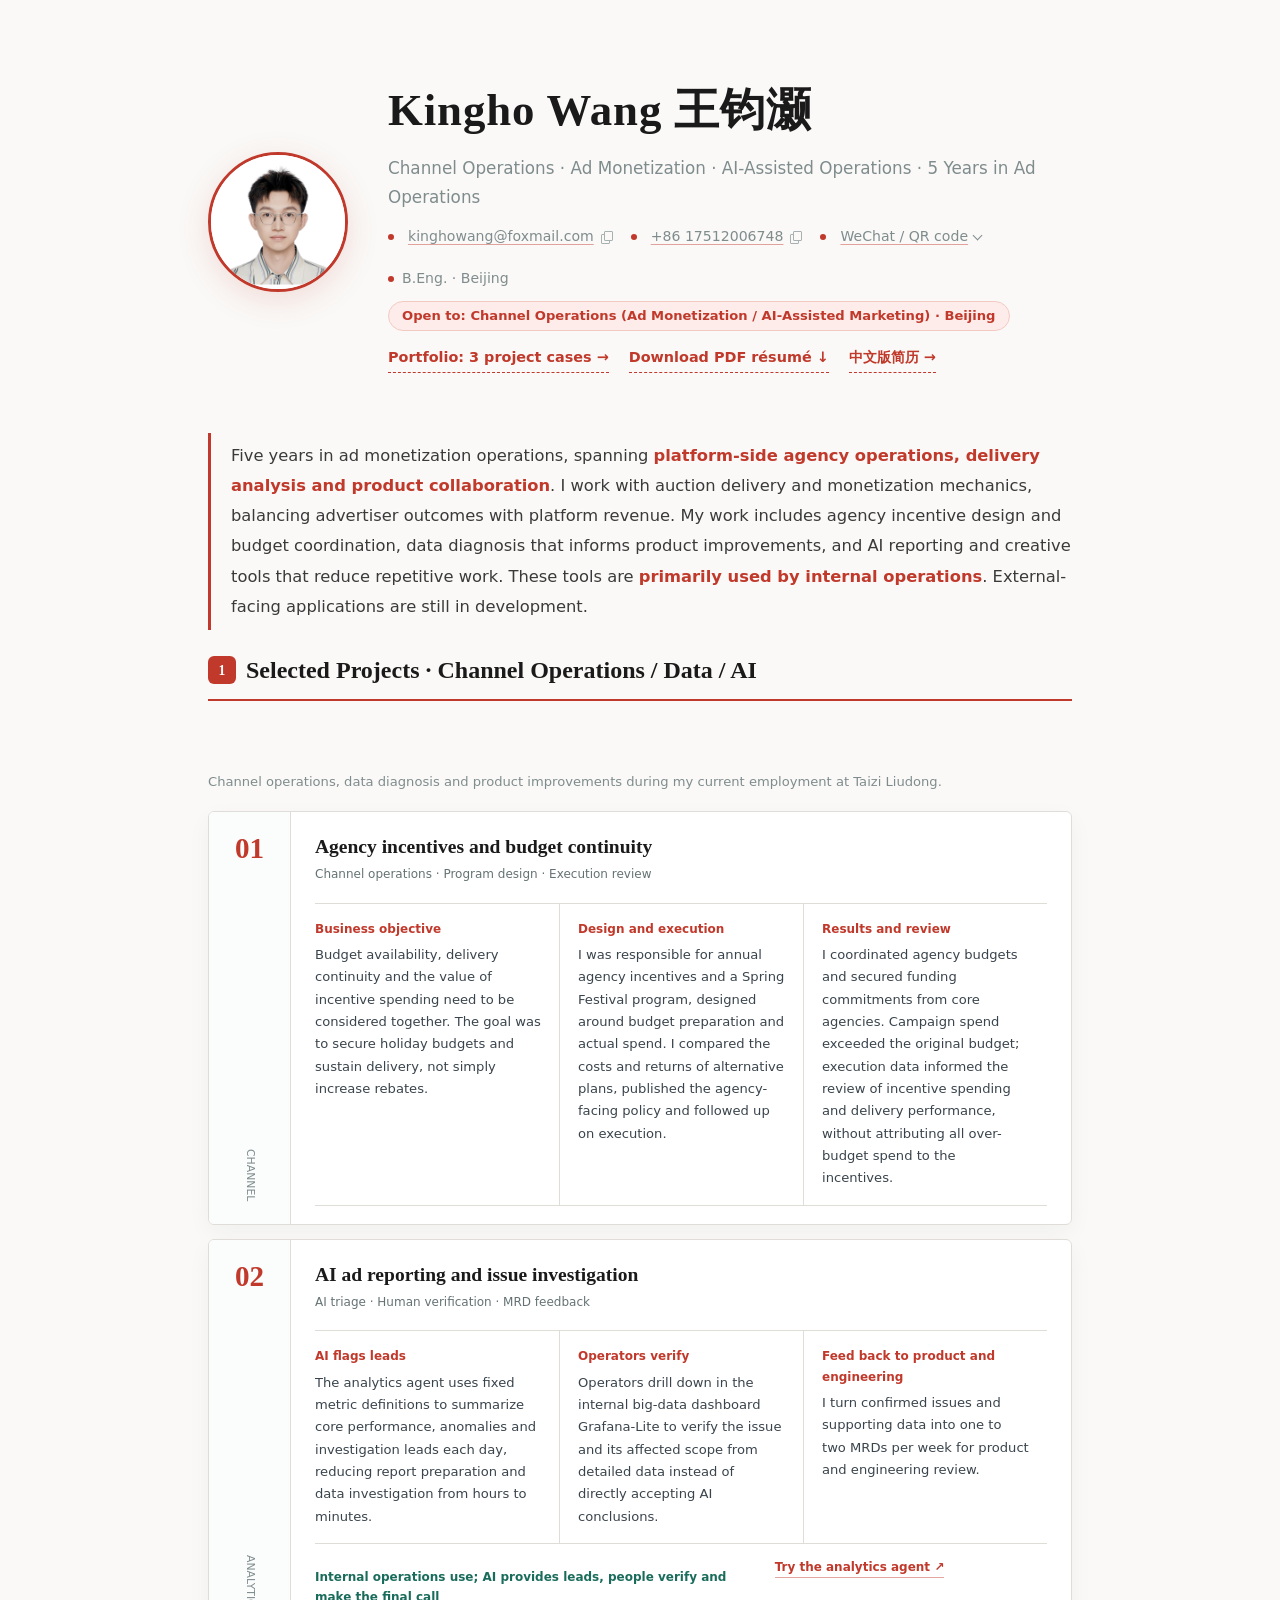
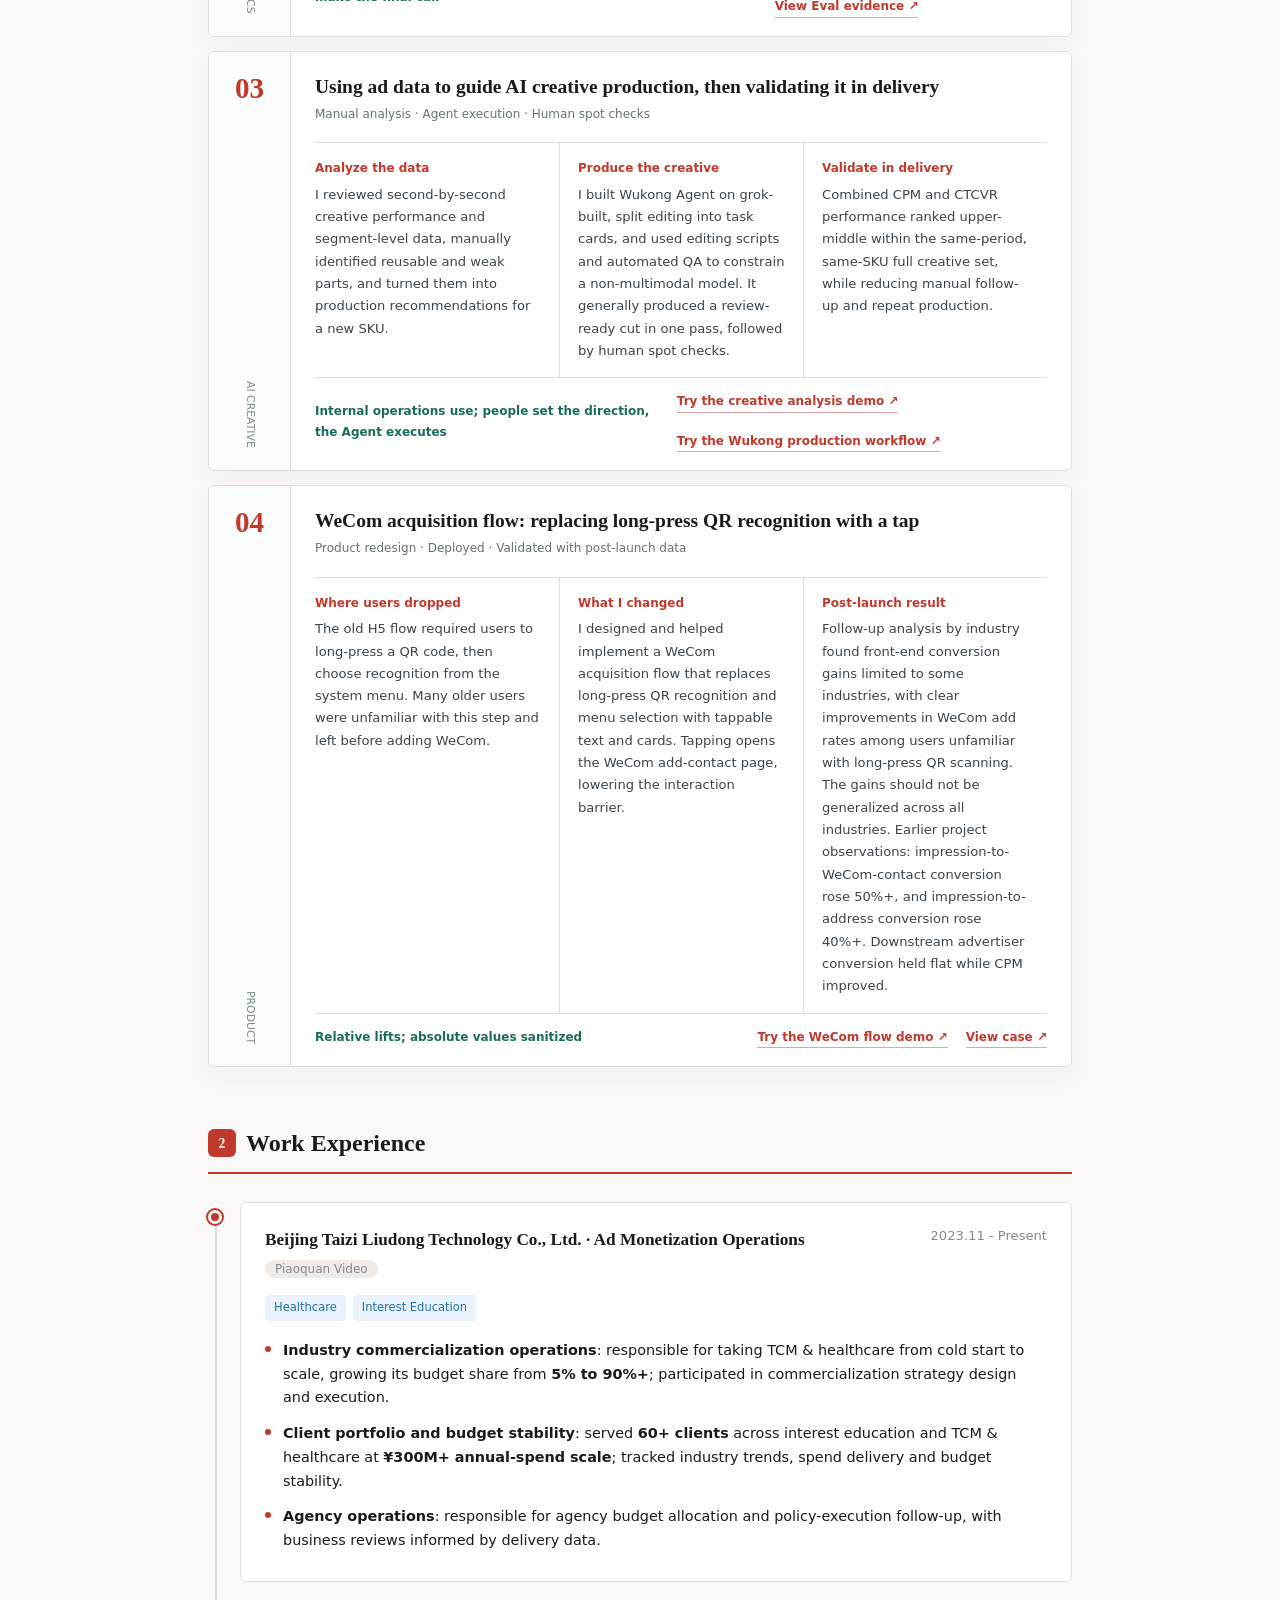
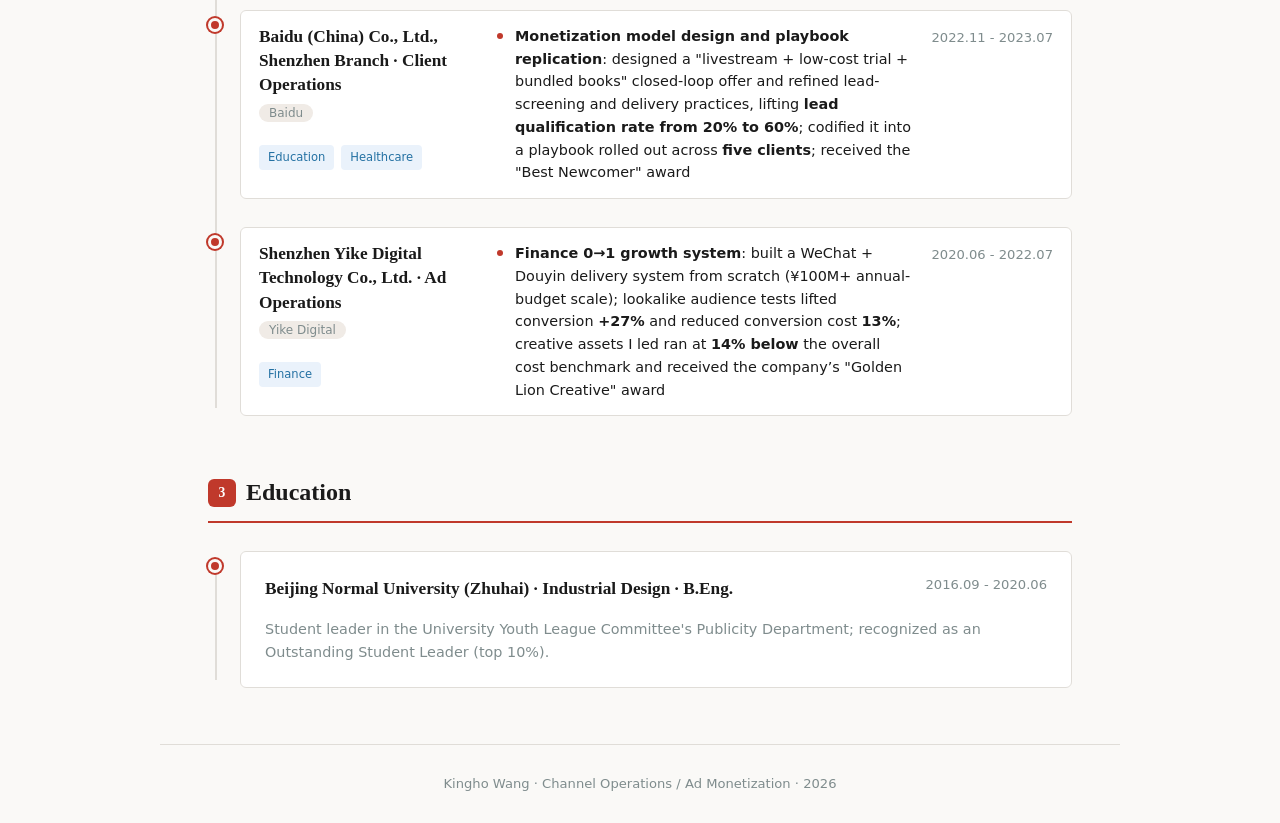
<file: en.html>
<!DOCTYPE html>
<html lang="en">
<head>
  <meta charset="UTF-8">
  <meta name="viewport" content="width=device-width,initial-scale=1.0">
  <title>Kingho Wang - Channel Operations / Ad Monetization</title>
  <meta name="description" content="Kingho Wang · Channel Operations / Ad Monetization. Five years in ad operations, spanning agency incentives and budget planning, ad analytics, AI creative workflows and WeCom acquisition. AI tools primarily serve internal operations; external applications are in development.">
  <link rel="icon" href="favicon.svg" type="image/svg+xml">
  <link rel="icon" href="favicon.png" type="image/png" sizes="256x256">
  <meta property="og:type" content="website">
  <meta property="og:title" content="Kingho Wang · Channel Operations / Ad Monetization">
  <meta property="og:description" content="Five years in ad operations: agency incentives and budget planning, delivery diagnosis, product collaboration and AI-assisted operations.">
  <meta property="og:image" content="https://kinghowang.github.io/kingho-resume/og-image.png">
  <meta property="og:url" content="https://kinghowang.github.io/kingho-resume/en.html">
  <meta name="twitter:card" content="summary_large_image">
  <link rel="stylesheet" href="style.css?v=20261104-contact-alignment">
  <script src="demo-nav.js" defer></script>
  <style>
    .hero-links{margin-top:14px;display:flex;flex-wrap:wrap;gap:20px}
    .hero-cta{font-size:.9rem;color:var(--accent);text-decoration:none;font-weight:600;border-bottom:1px dashed var(--accent);padding-bottom:2px}
    .hero-cta:hover{opacity:.72}
    .intent{display:inline-block;margin-top:10px;font-size:.82rem;background:#fdecea;color:var(--accent);border:1px solid #f3c9c3;border-radius:20px;padding:3px 13px;font-weight:600}
    .lead{max-width:960px;margin:0 auto;padding:4px 48px 20px}
    .lead p{font-size:1.02rem;line-height:1.85;color:#3a3a3a;border-left:3px solid var(--accent);padding:8px 0 8px 20px}
    .lead strong{color:var(--accent);font-weight:600}
    @media(max-width:640px){.lead{padding:4px 20px 20px}}
  </style>
</head>
<body>

<header class="hero">
  <div class="avatar-wrap"><img src="photo.jpg" alt="Kingho Wang"></div>
  <div class="hero-text">
    <h1>Kingho Wang 王钧灏</h1>
    <p class="tagline">Channel Operations · Ad Monetization · AI-Assisted Operations · 5 Years in Ad Operations</p>
    <div class="contact-row">
      <button type="button" class="contact-copy" data-testid="contact-email" data-copy-value="kinghowang@foxmail.com" data-copy-done="Email copied" data-copy-fail="Copy failed. Please copy manually." aria-label="Copy email kinghowang@foxmail.com"><span>kinghowang@foxmail.com</span><span class="copy-icon" aria-hidden="true"></span></button>
      <button type="button" class="contact-copy" data-testid="contact-phone" data-copy-value="17512006748" data-copy-done="Phone copied" data-copy-fail="Copy failed. Please copy manually." aria-label="Copy phone +86 17512006748"><span>+86 17512006748</span><span class="copy-icon" aria-hidden="true"></span></button>
      <button type="button" class="wechat-trigger" data-testid="wechat-trigger" aria-haspopup="dialog" aria-controls="wechatDialog"><span>WeChat / QR code</span><span class="wechat-chevron" aria-hidden="true"></span></button>
      <span>B.Eng. · Beijing</span>
    </div>
    <div class="contact-copy-status" data-testid="contact-copy-status" role="status" aria-live="polite" aria-atomic="true" hidden></div>
    <span class="intent">Open to: Channel Operations (Ad Monetization / AI-Assisted Marketing) · Beijing</span>
    <div class="hero-links">
      <a class="hero-cta" href="cases.html">Portfolio: 3 project cases →</a>
      <a class="hero-cta" href="kingho-resume-ai-pm.pdf" download="Kingho-Wang-Channel-Operations.pdf">Download PDF résumé ↓</a>
      <a class="hero-cta" href="index.html">中文版简历 →</a>
    </div>
  </div>
</header>

<dialog class="wechat-dialog" id="wechatDialog" data-testid="wechat-dialog" aria-label="WeChat contact" aria-describedby="wechatHint">
  <div class="wechat-card">
    <img src="wechat-qr.png" alt="Kingho Wang WeChat QR code" width="720" height="720" decoding="async">
    <p class="wc-cap" id="wechatHint">Scan to connect, or copy the WeChat ID</p>
    <strong class="wechat-id" id="wechatId">WJH748247724</strong>
    <div class="wc-actions">
      <button type="button" class="primary" id="wechatCopy" data-done="Copied" data-fail="Copy manually" aria-live="polite">Copy WeChat ID</button>
      <button type="button" id="wechatClose">Close</button>
    </div>
  </div>
</dialog>


<div class="lead">
  <p>Five years in ad monetization operations, spanning <strong>platform-side agency operations, delivery analysis and product collaboration</strong>. I work with auction delivery and monetization mechanics, balancing advertiser outcomes with platform revenue. My work includes agency incentive design and budget coordination, data diagnosis that informs product improvements, and AI reporting and creative tools that reduce repetitive work. These tools are <strong>primarily used by internal operations</strong>. External-facing applications are still in development.</p>
</div>

<section class="section" data-reveal>
  <h2 class="section-title"><span class="icon">1</span>Selected Projects · Channel Operations / Data / AI</h2>
</section>
<div class="sec-note">Channel operations, data diagnosis and product improvements during my current employment at Taizi Liudong.</div>
<section class="section" data-reveal style="padding-top:0">
  <div class="resume-project-list">
    <article class="resume-project">
      <div class="resume-project__rail" aria-hidden="true"><strong>01</strong><span>CHANNEL</span></div>
      <div class="resume-project__main">
        <header class="resume-project__header"><h3>Agency incentives and budget continuity</h3><p class="resume-project__meta">Channel operations · Program design · Execution review</p></header>
        <div class="resume-project__steps">
          <section class="resume-project__step"><h4>Business objective</h4><p>Budget availability, delivery continuity and the value of incentive spending need to be considered together. The goal was to secure holiday budgets and sustain delivery, not simply increase rebates.</p></section>
          <section class="resume-project__step"><h4>Design and execution</h4><p>I was responsible for annual agency incentives and a Spring Festival program, designed around budget preparation and actual spend. I compared the costs and returns of alternative plans, published the agency-facing policy and followed up on execution.</p></section>
          <section class="resume-project__step"><h4>Results and review</h4><p>I coordinated agency budgets and secured funding commitments from core agencies. Campaign spend exceeded the original budget; execution data informed the review of incentive spending and delivery performance, without attributing all over-budget spend to the incentives.</p></section>
        </div>
      </div>
    </article>
    <article class="resume-project" id="project-analytics">
      <div class="resume-project__rail" aria-hidden="true"><strong>02</strong><span>ANALYTICS</span></div>
      <div class="resume-project__main">
        <header class="resume-project__header"><h3>AI ad reporting and issue investigation</h3><p class="resume-project__meta">AI triage · Human verification · MRD feedback</p></header>
        <div class="resume-project__steps">
          <section class="resume-project__step"><h4>AI flags leads</h4><p>The analytics agent uses fixed metric definitions to summarize core performance, anomalies and investigation leads each day, reducing report preparation and data investigation from hours to minutes.</p></section>
          <section class="resume-project__step"><h4>Operators verify</h4><p>Operators drill down in the internal big-data dashboard Grafana-Lite to verify the issue and its affected scope from detailed data instead of directly accepting AI conclusions.</p></section>
          <section class="resume-project__step"><h4>Feed back to product and engineering</h4><p>I turn confirmed issues and supporting data into one to two MRDs per week for product and engineering review.</p></section>
        </div>
        <footer class="resume-project__footer"><p class="resume-project__boundary">Internal operations use; AI provides leads, people verify and make the final call</p><div class="project-links"><a class="project-link" href="demo-shufen.html?from=en">Try the analytics agent</a><a class="project-link" href="demo-eval.html?from=en">View Eval evidence</a></div></footer>
      </div>
    </article>
    <article class="resume-project" id="project-creative">
      <div class="resume-project__rail" aria-hidden="true"><strong>03</strong><span>AI CREATIVE</span></div>
      <div class="resume-project__main">
        <header class="resume-project__header"><h3>Using ad data to guide AI creative production, then validating it in delivery</h3><p class="resume-project__meta">Manual analysis · Agent execution · Human spot checks</p></header>
        <div class="resume-project__steps">
          <section class="resume-project__step"><h4>Analyze the data</h4><p>I reviewed second-by-second creative performance and segment-level data, manually identified reusable and weak parts, and turned them into production recommendations for a new SKU.</p></section>
          <section class="resume-project__step"><h4>Produce the creative</h4><p>I built Wukong Agent on grok-built, split editing into task cards, and used editing scripts and automated QA to constrain a non-multimodal model. It generally produced a review-ready cut in one pass, followed by human spot checks.</p></section>
          <section class="resume-project__step"><h4>Validate in delivery</h4><p>Combined CPM and CTCVR performance ranked upper-middle within the same-period, same-SKU full creative set, while reducing manual follow-up and repeat production.</p></section>
        </div>
        <footer class="resume-project__footer"><p class="resume-project__boundary">Internal operations use; people set the direction, the Agent executes</p><div class="project-links"><a class="project-link" href="demo-creative.html?from=en">Try the creative analysis demo</a><a class="project-link" href="demo-wukong.html?from=en">Try the Wukong production workflow</a></div></footer>
      </div>
    </article>
    <article class="resume-project" id="project-wecom">
      <div class="resume-project__rail" aria-hidden="true"><strong>04</strong><span>PRODUCT</span></div>
      <div class="resume-project__main">
        <header class="resume-project__header"><h3>WeCom acquisition flow: replacing long-press QR recognition with a tap</h3><p class="resume-project__meta">Product redesign · Deployed · Validated with post-launch data</p></header>
        <div class="resume-project__steps">
          <section class="resume-project__step"><h4>Where users dropped</h4><p>The old H5 flow required users to long-press a QR code, then choose recognition from the system menu. Many older users were unfamiliar with this step and left before adding WeCom.</p></section>
          <section class="resume-project__step"><h4>What I changed</h4><p>I designed and helped implement a WeCom acquisition flow that replaces long-press QR recognition and menu selection with tappable text and cards. Tapping opens the WeCom add-contact page, lowering the interaction barrier.</p></section>
          <section class="resume-project__step"><h4>Post-launch result</h4><p>Follow-up analysis by industry found front-end conversion gains limited to some industries, with clear improvements in WeCom add rates among users unfamiliar with long-press QR scanning. The gains should not be generalized across all industries. Earlier project observations: impression-to-WeCom-contact conversion rose 50%+, and impression-to-address conversion rose 40%+. Downstream advertiser conversion held flat while CPM improved.</p></section>
        </div>
        <footer class="resume-project__footer"><p class="resume-project__boundary">Relative lifts; absolute values sanitized</p><div class="project-links"><a class="project-link" href="demo-wecom-flow.html?from=en">Try the WeCom flow demo</a><a class="project-link" href="cases.html#case-lianlu">View case</a></div></footer>
      </div>
    </article>
  </div>
</section>

<section class="section" data-reveal>
  <h2 class="section-title"><span class="icon">2</span>Work Experience</h2>
  <div class="timeline">
    <div class="tl-item"><div class="tl-dot"></div>
      <div class="tl-card">
        <div class="tl-header"><div><h3>Beijing Taizi Liudong Technology Co., Ltd. · Ad Monetization Operations</h3><span class="company-tag">Piaoquan Video</span></div><span class="date-tag">2023.11 - Present</span></div>
        <div class="tags"><span class="tag tag-ind">Healthcare</span><span class="tag tag-ind">Interest Education</span></div>
        <ul class="tl-list">
          <li><strong>Industry commercialization operations</strong>: responsible for taking TCM &amp; healthcare from cold start to scale, growing its budget share from <strong>5% to 90%+</strong>; participated in commercialization strategy design and execution.</li>
          <li><strong>Client portfolio and budget stability</strong>: served <strong>60+ clients</strong> across interest education and TCM &amp; healthcare at <strong>¥300M+ annual-spend scale</strong>; tracked industry trends, spend delivery and budget stability.</li>
          <li><strong>Agency operations</strong>: responsible for agency budget allocation and policy-execution follow-up, with business reviews informed by delivery data.</li>
        </ul>
      </div>
    </div>
    <div class="tl-item"><div class="tl-dot"></div>
      <div class="tl-card tl-card--compact">
        <div class="tl-header"><div><h3>Baidu (China) Co., Ltd., Shenzhen Branch · Client Operations</h3><span class="company-tag">Baidu</span></div><span class="date-tag">2022.11 - 2023.07</span></div>
        <div class="tags"><span class="tag tag-ind">Education</span><span class="tag tag-ind">Healthcare</span></div>
        <ul class="tl-list">
          <li><strong>Monetization model design and playbook replication</strong>: designed a "livestream + low-cost trial + bundled books" closed-loop offer and refined lead-screening and delivery practices, lifting <strong>lead qualification rate from 20% to 60%</strong>; codified it into a playbook rolled out across <strong>five clients</strong>; received the "Best Newcomer" award</li>
        </ul>
      </div>
    </div>
    <div class="tl-item"><div class="tl-dot"></div>
      <div class="tl-card tl-card--compact">
        <div class="tl-header"><div><h3>Shenzhen Yike Digital Technology Co., Ltd. · Ad Operations</h3><span class="company-tag">Yike Digital</span></div><span class="date-tag">2020.06 - 2022.07</span></div>
        <div class="tags"><span class="tag tag-ind">Finance</span></div>
        <ul class="tl-list">
          <li><strong>Finance 0→1 growth system</strong>: built a WeChat + Douyin delivery system from scratch (¥100M+ annual-budget scale); lookalike audience tests lifted conversion <strong>+27%</strong> and reduced conversion cost <strong>13%</strong>; creative assets I led ran at <strong>14% below</strong> the overall cost benchmark and received the company’s "Golden Lion Creative" award</li>
        </ul>
      </div>
    </div>
  </div>
</section>

<section class="section" data-reveal>
  <h2 class="section-title"><span class="icon">3</span>Education</h2>
  <div class="timeline">
    <div class="tl-item"><div class="tl-dot"></div>
      <div class="tl-card">
        <div class="tl-header"><div><h3>Beijing Normal University (Zhuhai) · Industrial Design · B.Eng.</h3></div><span class="date-tag">2016.09 - 2020.06</span></div>
        <p class="education-note">Student leader in the University Youth League Committee's Publicity Department; recognized as an Outstanding Student Leader (top 10%).</p>
      </div>
    </div>
  </div>
</section>

<footer class="footer">Kingho Wang · Channel Operations / Ad Monetization · 2026</footer>

<script>
document.addEventListener('DOMContentLoaded',()=>{
  const els=document.querySelectorAll('[data-reveal]');
  const io=new IntersectionObserver((entries)=>{entries.forEach(e=>{if(e.isIntersecting){e.target.classList.add('visible');io.unobserve(e.target)}})},{threshold:.15});
  els.forEach(el=>io.observe(el));
});
</script>

<script>
(function(){
  var status=document.querySelector('[data-testid="contact-copy-status"]'),
      statusTimer,
      hideTimer;

  function showCopyStatus(message,isError){
    if(!status) return;
    clearTimeout(statusTimer); clearTimeout(hideTimer);
    status.textContent=message;
    status.classList.toggle('is-error',Boolean(isError));
    status.hidden=false;
    requestAnimationFrame(function(){ status.classList.add('is-visible'); });
    statusTimer=setTimeout(function(){
      status.classList.remove('is-visible');
      hideTimer=setTimeout(function(){ status.hidden=true; },170);
    },1800);
  }

  function copyFallback(text,focusTarget,done){
    var ta=document.createElement('textarea'), success=false;
    ta.value=text; ta.setAttribute('readonly','');
    ta.style.position='fixed'; ta.style.opacity='0';
    document.body.appendChild(ta); ta.focus(); ta.select(); ta.setSelectionRange(0,ta.value.length);
    try{ success=document.execCommand('copy'); }catch(e){}
    document.body.removeChild(ta);
    if(focusTarget) focusTarget.focus();
    done(success);
  }

  function copyText(text,focusTarget,done){
    if(navigator.clipboard&&navigator.clipboard.writeText){
      navigator.clipboard.writeText(text).then(function(){ done(true); },function(){ copyFallback(text,focusTarget,done); });
    }else{ copyFallback(text,focusTarget,done); }
  }

  document.querySelectorAll('[data-copy-value]').forEach(function(button){
    button.addEventListener('click',function(){
      copyText(button.dataset.copyValue,button,function(success){
        showCopyStatus(success ? button.dataset.copyDone : button.dataset.copyFail,!success);
      });
    });
  });

  var dlg=document.getElementById('wechatDialog'); if(!dlg) return;
  var open=document.querySelector('.wechat-trigger'),
      close=document.getElementById('wechatClose'),
      copy=document.getElementById('wechatCopy'),
      id=document.getElementById('wechatId'),
      copyLabel=copy&&copy.textContent,
      resetTimer;
  if(!open||!close||!copy||!id) return;
  function show(){ if(!dlg.open){ dlg.showModal ? dlg.showModal() : dlg.setAttribute('open',''); } }
  function hide(){ if(dlg.open){ dlg.close ? dlg.close() : dlg.removeAttribute('open'); } }
  function setWechatStatus(message){
    clearTimeout(resetTimer); copy.textContent=message;
    resetTimer=setTimeout(function(){ copy.textContent=copyLabel; },1600);
  }
  open.addEventListener('click',show);
  close.addEventListener('click',hide);
  dlg.addEventListener('click',function(event){ if(event.target===dlg) hide(); });
  copy.addEventListener('click',function(){
    copyText(id.textContent.trim(),copy,function(success){
      setWechatStatus(success ? copy.dataset.done : copy.dataset.fail);
    });
  });
})();
</script>
</body>
</html>
</file>
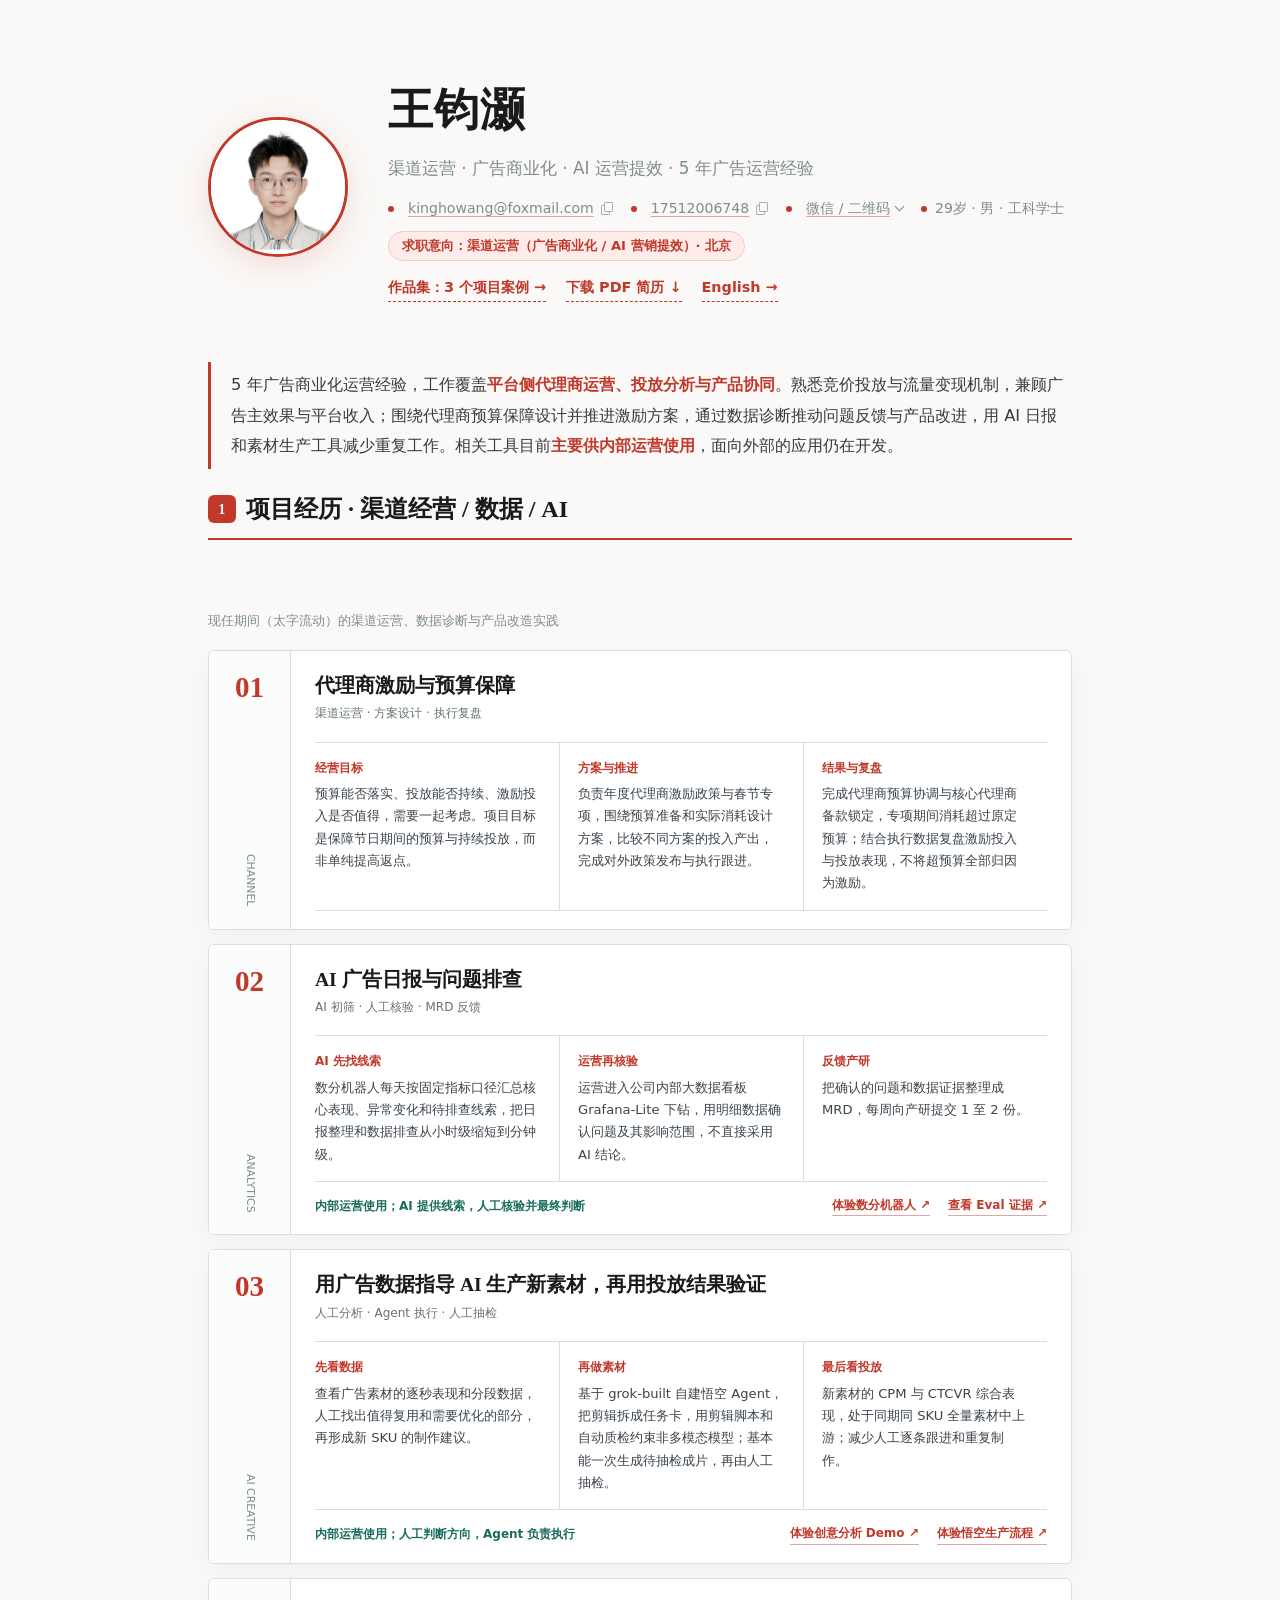
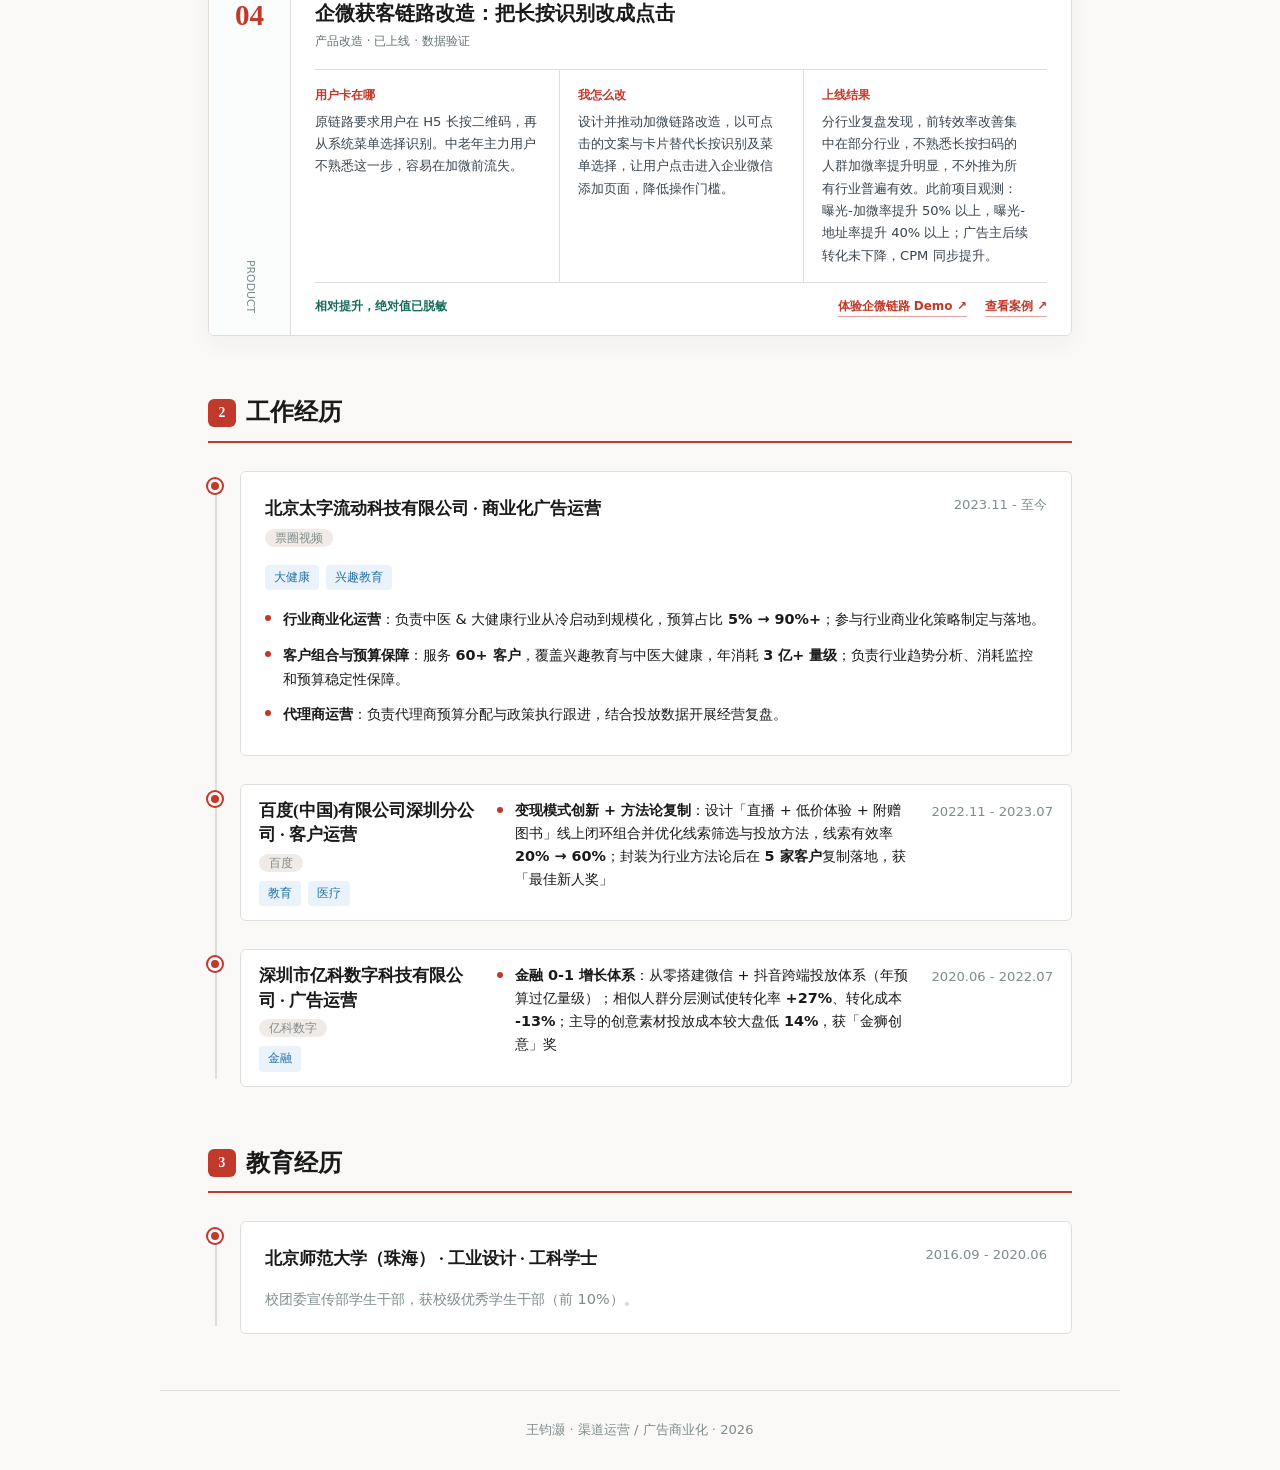
<file: resume-ai-pm.html>
<!DOCTYPE html><html lang="zh-CN"><head><meta charset="UTF-8">
<title>王钧灏 · AI 商业化产品经理</title>
<meta http-equiv="refresh" content="0; url=./index.html">
<link rel="canonical" href="https://kinghowang.github.io/kingho-resume/">
<script>location.replace('./index.html'+location.hash)</script>
<style>body{font-family:-apple-system,'PingFang SC',sans-serif;padding:40px;color:#333}</style>
</head><body>正在跳转到最新简历… <a href="./index.html">若未自动跳转请点此</a>。</body></html>
</file>
<file: style.css>
/* 字体：本地系统字体栈，零外部请求（去除 Google Fonts @import，加载更快、国内更稳）。
   若访客本机装有 Playfair Display / Source Sans 3 仍会优先使用，否则即时回退系统字体。 */

*{margin:0;padding:0;box-sizing:border-box}

:root{
  --ink:#1a1a1a;
  --paper:#faf9f7;
  --accent:#c0392b;
  --accent-soft:#e74c3c;
  --muted:#7f8c8d;
  --card:#ffffff;
  --border:#e0ddd8;
  --radius:6px;
  --shadow:0 2px 12px rgba(0,0,0,0.06);
  --font-display:'Playfair Display',Georgia,'Times New Roman','Songti SC','STSong','SimSun',serif;
  --font-body:'Source Sans 3',system-ui,-apple-system,'Segoe UI','PingFang SC','Microsoft YaHei','Hiragino Sans GB',sans-serif;
}

html{scroll-behavior:smooth}
body{
  font-family:var(--font-body);
  color:var(--ink);
  background:var(--paper);
  line-height:1.7;
  -webkit-font-smoothing:antialiased;
}

/* Hero */
.hero{
  position:relative;
  display:flex;
  align-items:center;
  gap:40px;
  padding:72px 48px 56px;
  max-width:960px;
  margin:0 auto;
  opacity:0;transform:translateY(24px);
  animation:fadeUp .7s .1s ease forwards;
}
.avatar-wrap{
  flex-shrink:0;width:140px;height:140px;border-radius:50%;
  overflow:hidden;border:3px solid var(--accent);
  box-shadow:0 8px 32px rgba(192,57,43,.15);
  transition:transform .35s ease;
  z-index:1;
}
.avatar-wrap:hover{transform:scale(1.05) rotate(2deg)}
.avatar-wrap img{width:100%;height:100%;object-fit:cover;display:block}
.hero-text{z-index:1;flex:1}
.hero-text h1{
  font-family:var(--font-display);
  font-size:clamp(2rem,4vw,2.8rem);
  font-weight:700;letter-spacing:.02em;
  margin-bottom:6px;
}
.hero-text .tagline{font-size:1.05rem;color:var(--muted);margin-bottom:14px}
.contact-row{display:flex;align-items:center;flex-wrap:wrap;gap:18px;font-size:.88rem;color:var(--muted)}
.contact-row > *::before{content:'';display:inline-block;width:6px;height:6px;border-radius:50%;background:var(--accent);margin-right:8px;vertical-align:middle}
/* 微信：contact-row 内联入口 + 点击弹层 */
.contact-copy,.wechat-trigger{display:inline-flex;align-items:center;gap:6px;font:inherit;color:inherit;background:none;border:0;padding:0;cursor:pointer;appearance:none;
  text-decoration:underline;text-decoration-color:rgba(192,57,43,.45);text-underline-offset:3px}
.contact-copy:hover,.wechat-trigger:hover{color:var(--accent);text-decoration-color:var(--accent)}
.contact-copy:focus-visible,.wechat-trigger:focus-visible{outline:2px solid var(--accent);outline-offset:3px;border-radius:2px}
.copy-icon{position:relative;width:13px;height:13px;flex:none;opacity:.66}
.copy-icon::before,.copy-icon::after{content:'';position:absolute;width:7px;height:8px;border:1.4px solid currentColor;border-radius:1px;background:var(--paper)}
.copy-icon::before{left:1px;top:3px}
.copy-icon::after{left:4px;top:0}
.wechat-chevron{width:7px;height:7px;flex:none;border-right:1.5px solid currentColor;border-bottom:1.5px solid currentColor;transform:translateY(-2px) rotate(45deg)}
.contact-copy-status{position:fixed;left:50%;bottom:max(24px,env(safe-area-inset-bottom));z-index:1100;transform:translate(-50%,8px);opacity:0;
  padding:8px 12px;border:1px solid #bed8ce;border-radius:5px;background:#f3faf7;color:#196c5b;box-shadow:0 8px 24px rgba(25,34,46,.14);
  font-size:.8rem;font-weight:650;line-height:1.4;white-space:nowrap;pointer-events:none;transition:opacity .16s ease,transform .16s ease}
.contact-copy-status::before{content:'\2713';margin-right:6px;font-weight:800}
.contact-copy-status.is-visible{opacity:1;transform:translate(-50%,0)}
.contact-copy-status.is-error{border-color:#efc4be;background:#fff4f2;color:var(--accent)}
.contact-copy-status.is-error::before{content:'!'}
.contact-copy-status[hidden]{display:none}
@media(prefers-reduced-motion:reduce){.contact-copy-status{transition:none}}
.wechat-dialog{border:0;padding:0;margin:auto;background:transparent;width:min(92vw,320px);max-width:none}
.wechat-dialog::backdrop{background:rgba(25,34,46,.55)}
.wechat-card{background:#fff;border:1px solid var(--border);border-radius:var(--radius);
  padding:22px 24px 18px;text-align:center;box-shadow:0 18px 48px rgba(0,0,0,.18)}
.wechat-card img{display:block;width:230px;height:230px;padding:20px;margin:0 auto 12px;object-fit:contain;background:#fff;border-radius:8px}
.wechat-card .wc-cap{font-size:.78rem;color:var(--muted);margin-bottom:8px}
.wechat-card .wechat-id{display:block;font-family:var(--mono,'SFMono-Regular',Consolas,monospace);
  font-size:.95rem;font-weight:700;color:var(--ink);letter-spacing:0;overflow-wrap:anywhere;margin-bottom:14px}
.wechat-card .wc-actions{display:flex;gap:10px;justify-content:center}
.wechat-card button{font:inherit;font-size:.8rem;padding:7px 16px;border-radius:7px;cursor:pointer;
  border:1px solid var(--border);background:#fff;color:#444;transition:all .18s}
.wechat-card #wechatCopy{min-width:140px}
.wechat-card #wechatClose{min-width:64px}
.wechat-card button.primary{background:var(--accent);border-color:var(--accent);color:#fff;font-weight:600}
.wechat-card button:hover{opacity:.86}
.wechat-card button:focus-visible{outline:2px solid var(--accent);outline-offset:2px}

/* Section */
.section{max-width:960px;margin:0 auto;padding:0 48px 56px;opacity:0;transform:translateY(32px)}
.section.visible{animation:fadeUp .6s ease forwards}
.section-title{
  font-family:var(--font-display);
  font-size:1.5rem;font-weight:600;
  border-bottom:2px solid var(--accent);
  padding-bottom:8px;margin-bottom:28px;
  display:flex;align-items:center;gap:10px;
}
.section-title .icon{
  width:28px;height:28px;border-radius:6px;
  background:var(--accent);color:#fff;
  display:grid;place-items:center;font-size:.85rem;flex-shrink:0;
}

/* Bento Grid */
.bento{display:grid;grid-template-columns:1fr 1fr;gap:16px}
.bento-card{
  background:var(--card);border:1px solid var(--border);
  border-radius:var(--radius);padding:20px 22px;
  transition:transform .25s ease,box-shadow .25s ease;
}
.bento-card:hover{transform:translateY(-3px);box-shadow:var(--shadow)}
.bento-card h3{font-size:.78rem;text-transform:uppercase;letter-spacing:.06em;color:var(--muted);margin-bottom:6px;font-weight:500}
.bento-card p{font-size:.92rem;line-height:1.6}
.bento-card .num{color:var(--accent);font-weight:700}

/* Resume project evidence rows */
.sec-note{max-width:960px;margin:-14px auto 18px;padding:0 48px;font-size:.82rem;color:var(--muted)}
.resume-project-list{display:grid;gap:14px}
.resume-project{display:grid;grid-template-columns:82px minmax(0,1fr);background:var(--card);border:1px solid var(--border);border-radius:6px;overflow:hidden;box-shadow:0 8px 24px rgba(31,35,38,.045);transition:transform .2s ease,box-shadow .2s ease}
.resume-project:hover{transform:translateY(-2px);box-shadow:var(--shadow)}
.resume-project__rail{display:flex;flex-direction:column;align-items:center;justify-content:space-between;padding:22px 12px;color:var(--accent);background:#fbfcfc;border-right:1px solid var(--border)}
.resume-project__rail strong{font-family:Georgia,serif;font-size:1.82rem;line-height:1}
.resume-project__rail span{writing-mode:vertical-rl;color:var(--muted);font-size:.68rem}
.resume-project__main{min-width:0;padding:22px 24px 18px}
.resume-project__header h3{font-family:var(--font-display);font-size:1.22rem;line-height:1.35;font-weight:700}
.resume-project__meta{margin-top:4px;color:#657274;font-size:.75rem}
.resume-project__steps{display:grid;grid-template-columns:repeat(3,minmax(0,1fr));margin-top:18px;border-top:1px solid var(--border);border-bottom:1px solid var(--border)}
.resume-project__step{min-width:0;padding:15px 18px 15px 0}
.resume-project__step+.resume-project__step{border-left:1px solid var(--border);padding-left:18px}
.resume-project__step h4{margin-bottom:5px;color:var(--accent);font-size:.75rem;font-weight:700}
.resume-project__step p{color:#3a444c;font-size:.82rem;line-height:1.7}
.resume-project__step strong{color:var(--ink);font-weight:700}
.resume-project__footer{display:flex;align-items:center;justify-content:space-between;gap:16px;margin-top:13px}
.resume-project__boundary{color:#196c5b;font-size:.75rem;font-weight:700}
.project-links{display:flex;flex-wrap:wrap;gap:18px}
.project-link{color:var(--accent);font-size:.75rem;font-weight:700;text-decoration:none;border-bottom:1px solid rgba(192,57,43,.45)}
.project-link::after{content:' \2197'}
.project-link:hover{border-bottom-color:var(--accent)}

/* Timeline */
.timeline{position:relative;padding-left:32px}
.timeline::before{content:'';position:absolute;left:7px;top:8px;bottom:8px;width:2px;background:var(--border)}
.tl-item{position:relative;margin-bottom:28px}
.tl-item:last-child{margin-bottom:0}
.tl-dot{
  position:absolute;left:-32px;top:8px;width:14px;height:14px;
  background:var(--accent);border-radius:50%;
  border:3px solid var(--paper);
  box-shadow:0 0 0 2px var(--accent);
}
.tl-card{
  background:var(--card);border:1px solid var(--border);
  border-radius:var(--radius);padding:22px 24px;
  transition:transform .25s ease,box-shadow .25s ease;
}
.tl-card:hover{transform:translateX(4px);box-shadow:var(--shadow)}
.tl-header{display:flex;justify-content:space-between;align-items:flex-start;flex-wrap:wrap;gap:10px;margin-bottom:14px}
.tl-header h3{font-family:var(--font-display);font-size:1.08rem;font-weight:600}
.company-tag{font-size:.75rem;background:#f0ebe6;color:var(--muted);padding:2px 10px;border-radius:20px;font-weight:500}
.date-tag{font-size:.82rem;color:var(--muted);white-space:nowrap}
.tags{display:flex;flex-wrap:wrap;gap:7px;margin-bottom:12px}
.tag{font-size:.72rem;padding:3px 9px;border-radius:4px;font-weight:500}
.tag-ind{background:#eaf2fb;color:#2471a3}
.tag-role{background:#e8f8f0;color:#1e8449}
.tag-met{background:#fef5e7;color:#b9770e}
.tl-list{list-style:none;padding:0}
.tl-list li{padding:6px 0 6px 18px;position:relative;font-size:.9rem;line-height:1.65}
.tl-list li::before{content:'';position:absolute;left:0;top:13px;width:6px;height:6px;background:var(--accent);border-radius:50%}
.tl-list li strong{font-weight:600}
.education-note{color:var(--muted);font-size:.9rem;line-height:1.65}
.tl-card--compact{display:grid;grid-template-columns:minmax(220px,.78fr) minmax(0,1.6fr) auto;grid-template-rows:auto auto;gap:6px 18px;align-items:start;padding:14px 18px}
.tl-card--compact .tl-header{display:contents}
.tl-card--compact .tl-header>div{grid-column:1;grid-row:1}
.tl-card--compact .tl-header h3{line-height:1.4}
.tl-card--compact .tl-header .date-tag{grid-column:3;grid-row:1;padding-top:2px}
.tl-card--compact>.tags{grid-column:1;grid-row:2;margin:0;align-self:start}
.tl-card--compact>.tl-list{grid-column:2;grid-row:1/3}
.tl-card--compact>.tl-list li{padding-top:0;padding-bottom:0;line-height:1.58}
.tl-card--compact>.tl-list li::before{top:8px}

/* Info Grid */
.info-grid{display:grid;grid-template-columns:1fr 1fr;gap:16px}
.info-card{background:var(--card);border:1px solid var(--border);border-radius:var(--radius);padding:20px 22px}
.info-card h4{font-size:.92rem;font-weight:600;margin-bottom:12px}
.info-list{list-style:none;padding:0}
.info-list li{font-size:.86rem;color:var(--muted);padding:4px 0 4px 16px;position:relative}
.info-list li::before{content:'\2713';position:absolute;left:0;color:#27ae60;font-weight:600;font-size:.82rem}

/* Footer */
.footer{text-align:center;padding:28px;font-size:.82rem;color:var(--muted);border-top:1px solid var(--border);max-width:960px;margin:0 auto}

/* Animations */
@keyframes fadeUp{to{opacity:1;transform:translateY(0)}}

@media(max-width:840px){
  .resume-project{grid-template-columns:56px minmax(0,1fr)}
  .resume-project__rail{padding:18px 8px}
  .resume-project__rail strong{font-size:1.45rem}
  .resume-project__main{padding:18px}
  .resume-project__steps{grid-template-columns:1fr}
  .resume-project__step{padding:13px 0}
  .resume-project__step+.resume-project__step{border-left:0;border-top:1px solid var(--border);padding-left:0}
  .resume-project__footer{align-items:flex-start;flex-direction:column}
  .tl-card--compact{grid-template-columns:1fr auto;gap:8px 12px;padding:13px 15px}
  .tl-card--compact .tl-header>div{grid-column:1;grid-row:1}
  .tl-card--compact .tl-header .date-tag{grid-column:2;grid-row:1}
  .tl-card--compact>.tags{grid-column:1/3;grid-row:2}
  .tl-card--compact>.tl-list{grid-column:1/3;grid-row:3}
}

@media(max-width:520px){
  .resume-project{grid-template-columns:1fr}
  .resume-project__rail{flex-direction:row;border-right:0;border-bottom:1px solid var(--border);padding:10px 16px}
  .resume-project__rail span{writing-mode:horizontal-tb}
  .tl-card--compact{grid-template-columns:1fr}
  .tl-card--compact .tl-header>div,.tl-card--compact .tl-header .date-tag,.tl-card--compact>.tags,.tl-card--compact>.tl-list{grid-column:1}
  .tl-card--compact .tl-header>div{grid-row:1}
  .tl-card--compact .tl-header .date-tag{grid-row:2}
  .tl-card--compact>.tags{grid-row:3}
  .tl-card--compact>.tl-list{grid-row:4}
}

/* Print */
@media print{
  body{background:#fff}
  .section,.hero{opacity:1;transform:none;animation:none}
  .bento-card,.tl-card,.info-card{box-shadow:none;break-inside:avoid}
  .avatar-wrap:hover{transform:none}
}

/* Mobile */
@media(max-width:640px){
  .hero{flex-direction:column;text-align:center;padding:28px 20px 20px;gap:14px}
  .contact-row{justify-content:center}
  .contact-copy,.wechat-trigger{min-height:44px;padding:7px 0}
  .contact-copy-status{max-width:calc(100vw - 40px);white-space:normal;text-align:center}
  .wechat-card img{width:min(calc(92vw - 48px),230px);height:min(calc(92vw - 48px),230px)}
  .bento{grid-template-columns:1fr}
  .info-grid{grid-template-columns:1fr}
  .section{padding:0 20px 40px}
  .sec-note{padding:0 20px}
  .tl-header{flex-direction:column}
}
</file>
<file: demo-nav.css>
.demo-nav {
  width: 100%;
  background: #fff;
  border-bottom: 1px solid #e0ddd8;
  color: #1a1a1a;
  font-family: 'Source Sans 3', system-ui, -apple-system, 'Segoe UI', 'PingFang SC', 'Microsoft YaHei', 'Hiragino Sans GB', sans-serif;
  font-size: 14px;
  line-height: 1.5;
  letter-spacing: 0;
}

.demo-nav, .demo-nav * { box-sizing: border-box; }

.demo-nav .demo-nav__inner {
  display: flex;
  flex-wrap: wrap;
  align-items: center;
  justify-content: space-between;
  gap: 0 24px;
  max-width: 1120px;
  margin: 0 auto;
  padding: 6px 24px;
}

.demo-nav .demo-nav__exits { display: flex; flex-wrap: wrap; gap: 0 20px; }

.demo-nav a {
  display: inline-flex;
  align-items: center;
  gap: 8px;
  min-height: 44px;
  padding: 8px 0;
  color: #4b5658;
  text-decoration: none;
  font-size: 14px;
  font-weight: 600;
  line-height: 1.5;
}

.demo-nav a[data-demo-back] { color: #c0392b; }
.demo-nav a[data-demo-back]::before { content: '\2190'; }
.demo-nav a:hover { color: #c0392b; text-decoration: underline; text-underline-offset: 4px; }
.demo-nav a:focus-visible { outline: 2px solid #c0392b; outline-offset: 4px; border-radius: 2px; }

@media (max-width: 640px) {
  .demo-nav .demo-nav__inner { padding: 6px 16px; gap: 0 16px; }
  .demo-nav .demo-nav__exits { gap: 0 16px; }
}
</file>
